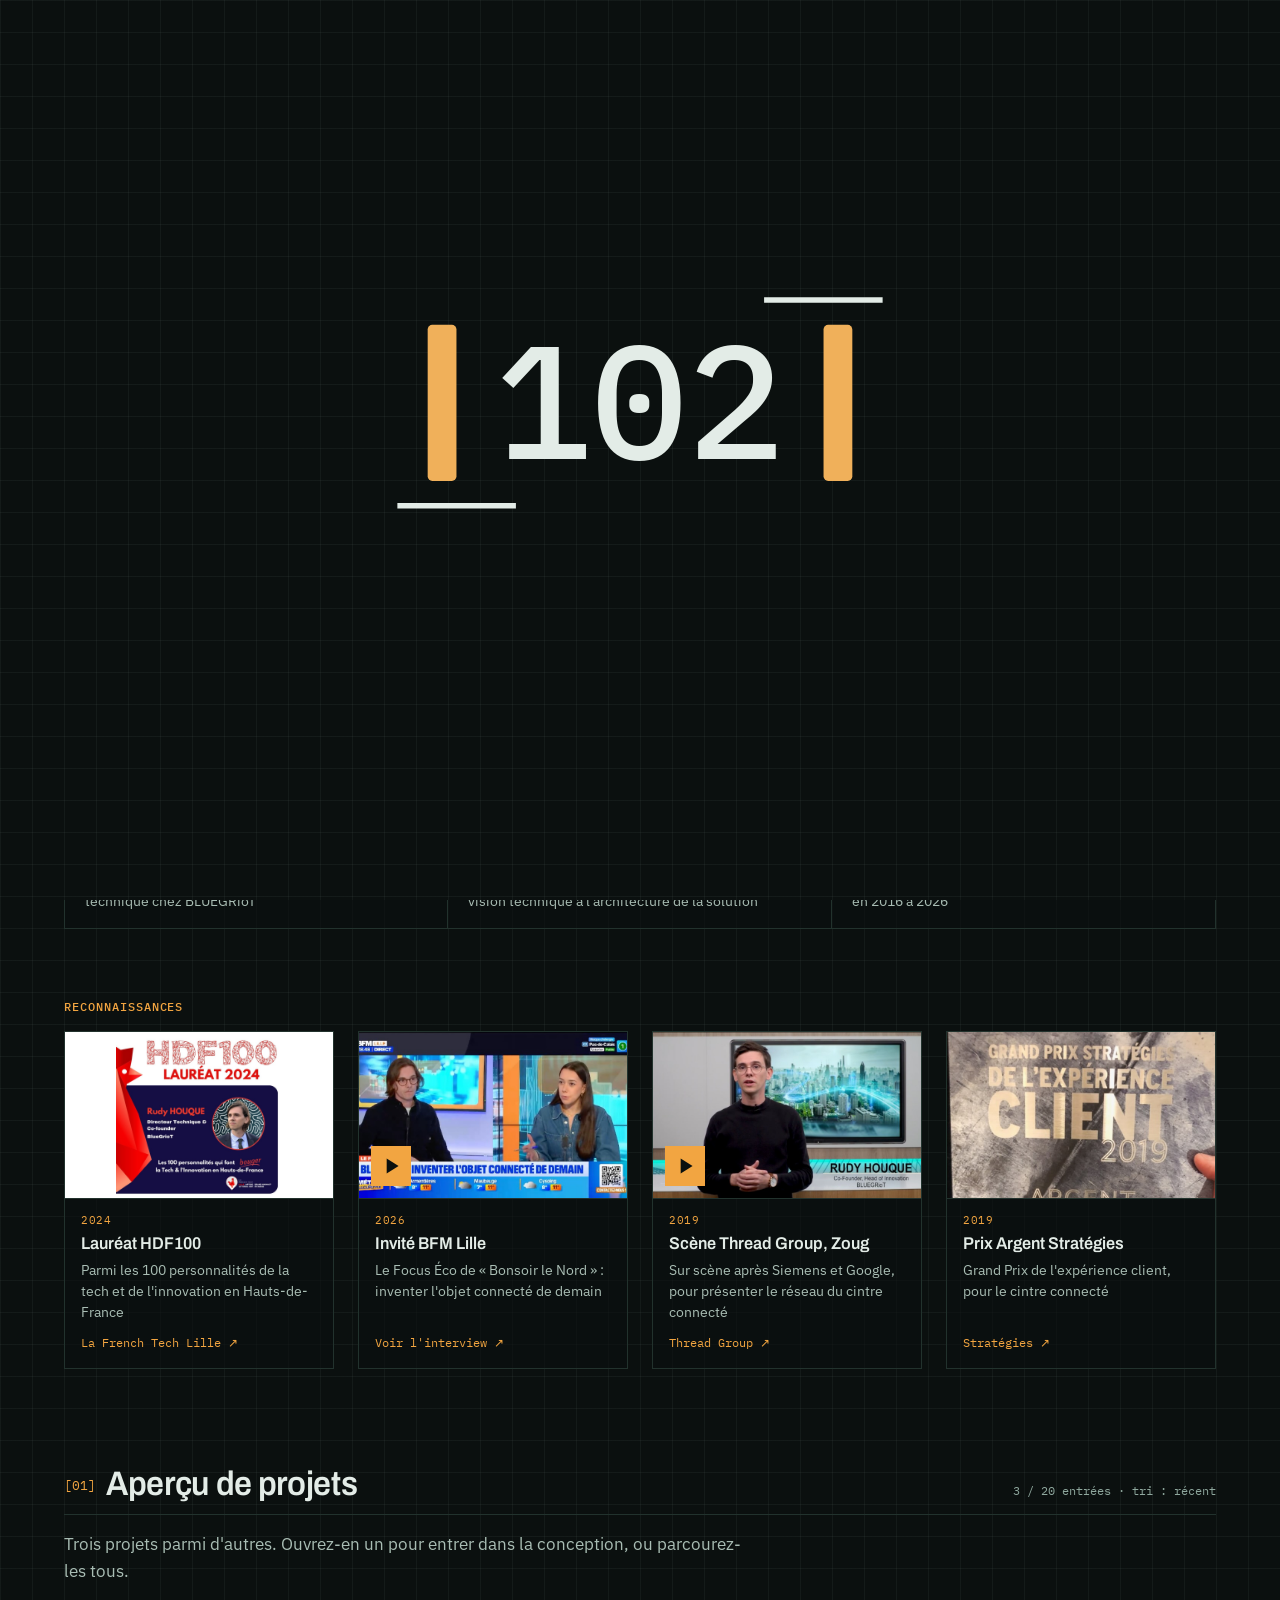
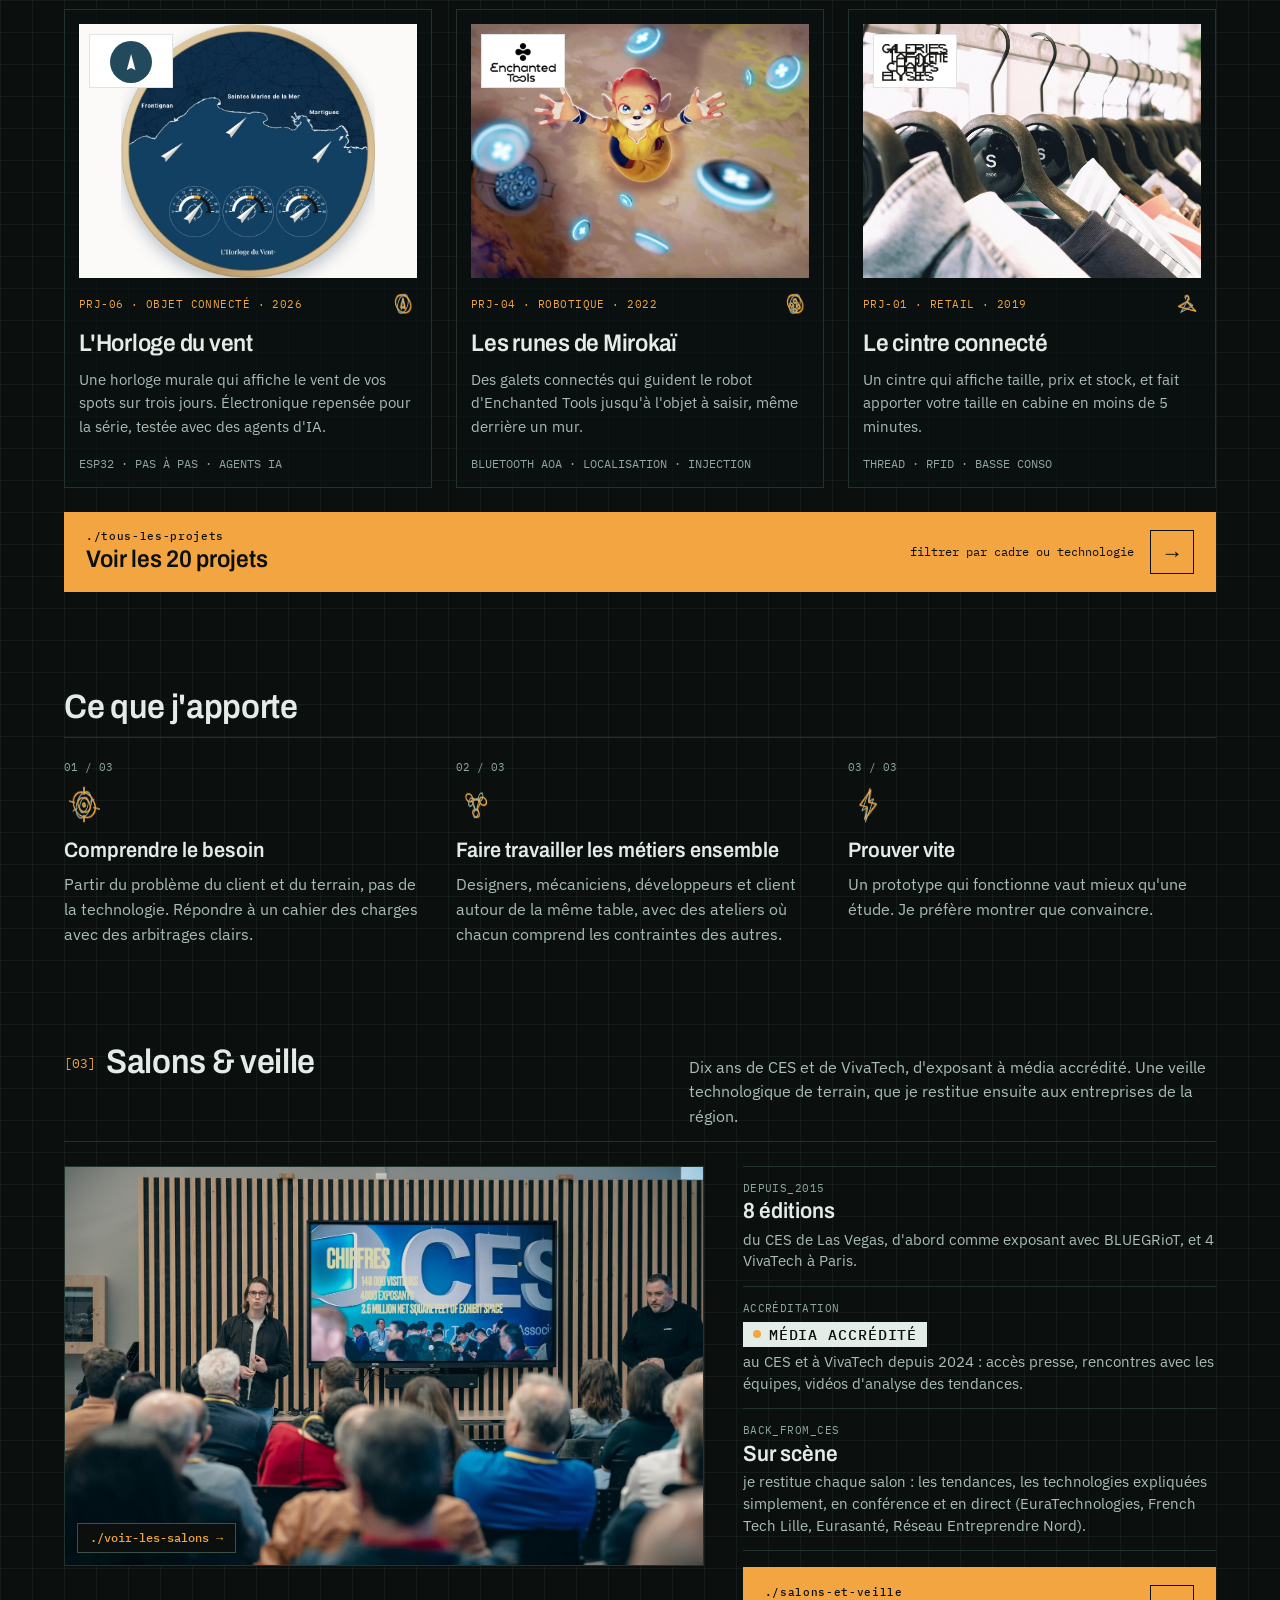
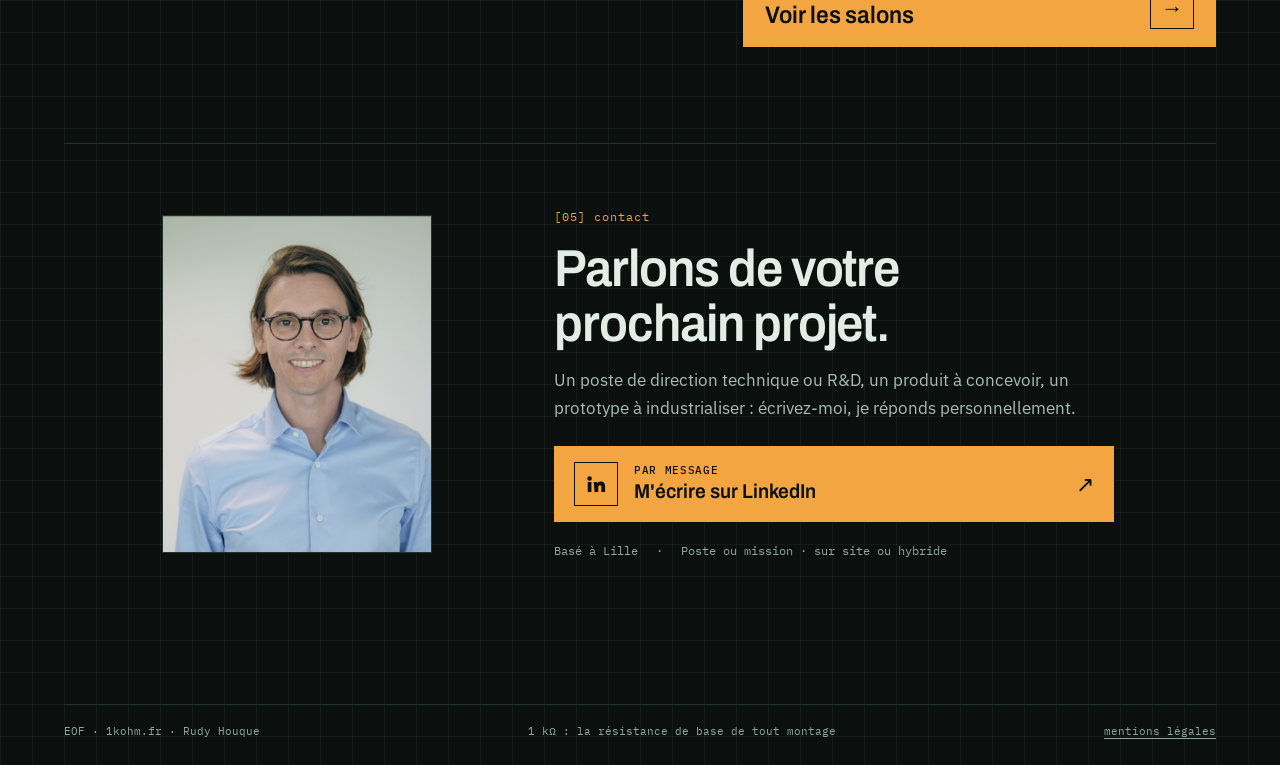
<file: index.html>
<!doctype html>
<html lang="fr" data-theme="dark">
<head>
<meta charset="utf-8">
<meta name="viewport" content="width=device-width, initial-scale=1, viewport-fit=cover">
<title>Rudy Houque · Directeur technique, objets connectés</title>
<meta name="description" content="Directeur technique, responsable R&amp;D et architecte matériel en objets connectés, ingénieur en électronique, ex-cofondateur de BLUEGRioT : plus de 70 projets. Du besoin client au prototype puis à la production : cintre connecté des Galeries Lafayette, chaussure #Choose, CES.">
<link rel="canonical" href="https://1kohm.fr/">
<meta property="og:type" content="website">
<meta property="og:locale" content="fr_FR">
<meta property="og:title" content="Rudy Houque · Directeur technique, objets connectés">
<meta property="og:description" content="Directeur technique, responsable R&amp;D et architecte matériel en objets connectés, ingénieur en électronique, ex-cofondateur de BLUEGRioT : plus de 70 projets. Du besoin client au prototype puis à la production : cintre connecté des Galeries Lafayette, chaussure #Choose, CES.">
<meta property="og:url" content="https://1kohm.fr/">
<meta property="og:image" content="https://1kohm.fr/img/autres/portrait-vert.jpg">
<link rel="icon" href="/favicon.svg" type="image/svg+xml">
<link rel="icon" href="/favicon.ico" sizes="32x32">
<link rel="apple-touch-icon" href="/img/marque/apple-touch-icon-180.png">
<link rel="preload" href="/assets/fonts/archivo-wdth.woff2" as="font" type="font/woff2" crossorigin>
<script>document.documentElement.classList.add('js');try{var t=localStorage.getItem('theme');if(t)document.documentElement.setAttribute('data-theme',t)}catch(e){}
/* animation d'accueil : une seule fois par visiteur (clé « 1kohm-intro »), jamais en mouvement réduit ; ?intro pour la rejouer en test */
(function(d,h){var go=false;if(window.matchMedia&&matchMedia('(prefers-reduced-motion: reduce)').matches)return;if(/[?&]intro(?:[=&]|$)/.test(location.search))go=true;else try{if(!localStorage.getItem('1kohm-intro')){localStorage.setItem('1kohm-intro','1');go=true}}catch(e){}if(!go)return;h.classList.add('intro');['plex-mono-500','plex-sans-400'].forEach(function(f){var l=d.createElement('link');l.rel='preload';l.as='font';l.type='font/woff2';l.crossOrigin='';l.href='/assets/fonts/'+f+'.woff2';d.head.appendChild(l)});var s=d.createElement('script');s.src='/assets/intro.js?v=20261105';s.async=true;d.head.appendChild(s)})(document,document.documentElement);</script>
<link rel="stylesheet" href="/assets/site.css?v=20261109f">
<script defer src="https://cloud.umami.is/script.js" data-website-id="324cd797-ee55-44f8-921b-9b1022fabcf0"></script>
</head>
<body>
<a class="skip" href="#home">Aller au contenu</a>
<div class="wrap">
  <header class="top">
    <a class="brand" href="/" aria-label="1kohm, accueil"><svg class="brand-mark" viewBox="26.5 4.5 267 120" aria-hidden="true" focusable="false"><g fill="none" stroke="currentColor" stroke-width="3"><polyline points="266,8 290,8 290,32"/><polyline points="54,122 30,122 30,98"/></g><g class="brand-term"><rect x="48" y="24" width="18" height="82" rx="3"/><rect x="254" y="24" width="18" height="82" rx="3"/></g><path fill="currentColor" d="M88.54 96V87.82H105.79V41.79H105.09L90.83 57.02L84.76 51.56L100.42 34.58H115.65V87.82H130.52V96Z M160 97.06Q154.19 97.06 149.92 94.9Q145.66 92.74 142.88 88.7Q140.11 84.65 138.79 78.75Q137.47 72.86 137.47 65.29Q137.47 57.81 138.79 51.87Q140.11 45.93 142.88 41.88Q145.66 37.83 149.92 35.68Q154.19 33.52 160 33.52Q165.81 33.52 170.08 35.68Q174.34 37.83 177.12 41.88Q179.89 45.93 181.21 51.87Q182.53 57.81 182.53 65.29Q182.53 72.86 181.21 78.75Q179.89 84.65 177.12 88.7Q174.34 92.74 170.08 94.9Q165.81 97.06 160 97.06ZM160 88.96Q166.69 88.96 169.55 83.99Q172.41 79.02 172.41 70.57V60.01Q172.41 51.56 169.55 46.59Q166.69 41.62 160 41.62Q156.66 41.62 154.28 42.89Q151.9 44.17 150.41 46.59Q148.91 49.01 148.25 52.4Q147.59 55.78 147.59 60.01V70.57Q147.59 74.79 148.25 78.18Q148.91 81.57 150.41 83.99Q151.9 86.41 154.28 87.68Q156.66 88.96 160 88.96ZM160 70.48Q156.92 70.48 155.73 69.25Q154.54 68.02 154.54 66.26V64.32Q154.54 62.56 155.73 61.33Q156.92 60.1 160 60.1Q163.08 60.1 164.27 61.33Q165.46 62.56 165.46 64.32V66.26Q165.46 68.02 164.27 69.25Q163.08 70.48 160 70.48Z M234.36 96H191.94V86.58L212.01 69.07Q216.76 64.85 219.36 61.06Q221.95 57.28 221.95 53.06V52.09Q221.95 47.25 219.31 44.65Q216.67 42.06 211.66 42.06Q206.55 42.06 203.78 44.78Q201.01 47.51 199.78 51.74L191.15 48.48Q192.03 45.58 193.7 42.89Q195.38 40.21 197.97 38.1Q200.57 35.98 204.13 34.75Q207.7 33.52 212.36 33.52Q217.11 33.52 220.85 34.88Q224.59 36.25 227.14 38.62Q229.7 41 231.02 44.3Q232.34 47.6 232.34 51.56Q232.34 55.26 231.24 58.38Q230.14 61.5 228.16 64.36Q226.18 67.22 223.45 69.86Q220.72 72.5 217.46 75.14L202.59 87.64H234.36Z"/></svg></a>
    <nav class="nav" id="nav" aria-label="Navigation principale">
      <a href="/projets/"><b>[01]</b> projets</a>
      <a href="/technologies/"><b>[02]</b> technologies</a>
      <a href="/salons/"><b>[03]</b> salons</a>
      <a href="/parcours/"><b>[04]</b> parcours</a>
      <a href="/#contact"><b>[05]</b> contact</a>
    </nav>
    <button class="theme" id="themeBtn" type="button">mode sombre</button>
    <button class="menu-btn" id="menuBtn" type="button" aria-expanded="false" aria-controls="nav"><span class="menu-ico" aria-hidden="true"><i></i><i></i><i></i></span><span class="menu-lbl">menu</span></button>
  </header>
</div>

<main id="home" class="view">
  <div class="wrap">
    <section class="hero" aria-labelledby="h-hero">
      <div class="hero-txt">
        <h1 id="h-hero" class="id"><span class="name">Rudy Houque</span><span class="role">Directeur technique <i>·</i> objets connectés</span><span class="metiers">Architecture matérielle <i>·</i> électronique <i>·</i> R&amp;D <i>·</i> du prototype à la série</span></h1>
        <p class="tagline">Je décrypte les besoins clients, établis une stratégie, rédige une réponse technique crédible <span>et emmène les idées du prototype à la production.</span></p>
        <p class="lede">Ingénieur en électronique de formation, j'ai passé seize ans à transformer le problème d'un client en produit qui fonctionne, du premier schéma à la série. Ex-cofondateur et ex-directeur technique de BLUEGRioT, je mets aujourd'hui cette expérience au service d'une équipe ou de vos projets, en poste ou en mission.</p>
        <div class="ctas">
          <a class="btn solid" href="/projets/">./voir-les-projets</a>
          <a class="btn" href="/#contact">./me-contacter</a>
        </div>
      </div>
      <figure class="portrait">
        <div class="scan"><img fetchpriority="high" src="/img/autres/portrait-vert.jpg" alt="Portrait de Rudy Houque" width="1600" height="1067"></div>
        <i class="c1" aria-hidden="true"></i><i class="c2" aria-hidden="true"></i><i class="c3" aria-hidden="true"></i><i class="c4" aria-hidden="true"></i>
        <span class="dispo"><i aria-hidden="true">●</i> disponible · poste ou mission</span>
        <figcaption>Rudy Houque · directeur technique · Lille</figcaption>
      </figure>
    </section>

    <section class="stats" aria-labelledby="h-bluegriot">
      <header class="row-head has-logo">
        <span class="row-logo bluegriot" role="img" aria-label="BLUEGRioT"></span>
        <h2 id="h-bluegriot" class="row-title"><small>EX-COFONDATEUR · DIRECTEUR TECHNIQUE</small>Bureau d'études en objets connectés, de 2016 à 2026</h2>
      </header>
      <div class="stat">
        <small>PROJETS_DIRIGÉS</small>
        <div class="v"><span class="ico" aria-hidden="true"><span class="rig cube"><i></i><i></i><i></i><i></i><i></i><i></i><i class="core"></i></span></span><b>70+</b></div>
        <span>projets d'objets connectés dont j'ai dirigé la technique chez BLUEGRioT</span>
      </div>
      <div class="stat">
        <small>PROPOSITIONS</small>
        <div class="v"><span class="ico" aria-hidden="true"><span class="rig layers"><i></i><i></i><i></i></span></span><b>270+</b></div>
        <span>propositions techniques rédigées et chiffrées, de la vision technique à l'architecture de la solution</span>
      </div>
      <div class="stat s-annees">
        <small>DEPUIS_LA_CRÉATION</small>
        <div class="v"><span class="ico" aria-hidden="true"><span class="rig flat cherry"><svg viewBox="0 0 48 48"><path d="M24 19a12 12 0 1 0 .01 0M14 5c8 1 12 7 11.5 19M25.5 24c-2 0-4-1-5-3"/></svg><svg viewBox="0 0 48 48"><path d="M24 19a12 12 0 1 0 .01 0M14 5c8 1 12 7 11.5 19M25.5 24c-2 0-4-1-5-3"/></svg></span></span><b>10 ans</b></div>
        <span>à diriger la technique de BLUEGRioT, de sa création en 2016 à 2026</span>
      </div>
    </section>

    <section class="awards" aria-labelledby="h-awards">
      <h2 id="h-awards" class="aw-head">Reconnaissances</h2>
      <div class="aw-row">
        <a class="aw" href="https://www.lafrenchtechlille.com/hdf100" target="_blank" rel="noopener"><figure class="aw-pic"><img loading="lazy" src="/img/autres/reco-hdf100.jpg" style="object-fit:contain;background:#fff" alt="Visuel lauréat HDF100 2024 de Rudy Houque, French Tech Lille"></figure><div class="aw-t"><p><time>2024</time>Lauréat HDF100</p><span>Parmi les 100 personnalités de la tech et de l'innovation en Hauts-de-France</span><b>La French Tech Lille <i aria-hidden="true">↗</i></b></div></a>
        <a class="aw" href="https://youtu.be/-MbvShF2enQ" target="_blank" rel="noopener"><figure class="aw-pic"><img loading="lazy" src="/img/autres/reco-bfm.jpg" alt="Rudy Houque invité du Focus Éco de BFM Lille"><span class="aw-play" aria-hidden="true"><svg viewBox="0 0 24 24"><path d="M8 5v14l11-7z" fill="currentColor"/></svg></span></figure><div class="aw-t"><p><time>2026</time>Invité BFM Lille</p><span>Le Focus Éco de « Bonsoir le Nord » : inventer l'objet connecté de demain</span><b>Voir l'interview <i aria-hidden="true">↗</i></b></div></a>
        <a class="aw" href="https://threadgroup.org/newsroom/case-studies/bluegriot" target="_blank" rel="noopener"><figure class="aw-pic"><img loading="lazy" src="/img/autres/reco-thread.jpg" alt="Rudy Houque présente le cintre connecté en vidéo pour le Thread Group"><span class="aw-play" aria-hidden="true"><svg viewBox="0 0 24 24"><path d="M8 5v14l11-7z" fill="currentColor"/></svg></span></figure><div class="aw-t"><p><time>2019</time>Scène Thread Group, Zoug</p><span>Sur scène après Siemens et Google, pour présenter le réseau du cintre connecté</span><b>Thread Group <i aria-hidden="true">↗</i></b></div></a>
        <a class="aw" href="https://www.strategies.fr/creations/bluegriot-pour-galeries-lafayette-champs-elysees-cintre-connecte" target="_blank" rel="noopener"><figure class="aw-pic"><img loading="lazy" src="/img/autres/reco-strategies.jpg" style="object-position:50% 6%" alt="Plaque du Grand Prix Stratégies de l'expérience client 2019, prix Argent"></figure><div class="aw-t"><p><time>2019</time>Prix Argent Stratégies</p><span>Grand Prix de l'expérience client, pour le cintre connecté</span><b>Stratégies <i aria-hidden="true">↗</i></b></div></a>
      </div>
    </section>

    <section class="block" id="projets" aria-labelledby="h-projets">
      <div class="head">
        <h2 id="h-projets"><b>[01]</b>Aperçu de projets</h2>
        <span class="hmeta">3 / <span id="allCount">20</span> entrées · tri : récent</span>
      </div>
      <p class="intro">Trois projets parmi d'autres. Ouvrez-en un pour entrer dans la conception, ou parcourez-les tous.</p>
      <div class="cards">
        <a class="card" href="/horloge-du-vent/">
          <div class="pic" style="background:#FBFAF9"><img loading="lazy" src="/img/horloge/horloge-bleu-marine.jpg" alt="L'Horloge du vent : carte de la côte, trois flèches de spots et trois cadrans de vent" style="object-fit:contain"><img class="alt" loading="lazy" src="/img/horloge/rudy-labo.jpg" style="object-position:65% 45%" alt=""><span class="plogo"><img src="/img/logos/horloge-du-vent.svg" alt="L'Horloge du vent"></span></div>
          <span class="code-row"><span class="code">PRJ-06 · OBJET CONNECTÉ · 2026</span><span class="ico c-ico" aria-hidden="true"><span class="rig flat"><svg viewBox="0 0 48 48"><path d="M24 8a16 16 0 1 0 .01 0M19 32l5-18 5 18-5-2.5z"/></svg><svg viewBox="0 0 48 48"><path d="M24 8a16 16 0 1 0 .01 0M19 32l5-18 5 18-5-2.5z"/></svg></span></span></span>
          <h3>L'Horloge du vent</h3>
          <p>Une horloge murale qui affiche le vent de vos spots sur trois jours. Électronique repensée pour la série, testée avec des agents d'IA.</p>
          <span class="specs">ESP32 · PAS À PAS · AGENTS IA</span>
        </a>
        <a class="card" href="/enchanted-tools/">
          <div class="pic"><img src="/img/enchanted/film-runes.jpg" alt="Une créature de l'univers Mirokaï lance les runes lumineuses en l'air"><img class="alt" loading="lazy" src="/img/enchanted/rudy-miroki.jpg" style="object-position:50% 14%" alt=""><span class="plogo"><img src="/img/logos/enchanted-tools.png" alt="Enchanted Tools"></span></div>
          <span class="code-row"><span class="code">PRJ-04 · ROBOTIQUE · 2022</span><span class="ico c-ico" aria-hidden="true"><span class="rig flat"><svg viewBox="0 0 48 48"><path d="M24 8a16 16 0 1 0 .01 0M24 15a3.5 3.5 0 1 0 .01 0M17 24a3.5 3.5 0 1 0 .01 0M31 24a3.5 3.5 0 1 0 .01 0M24 33a3.5 3.5 0 1 0 .01 0"/></svg><svg viewBox="0 0 48 48"><path d="M24 8a16 16 0 1 0 .01 0M24 15a3.5 3.5 0 1 0 .01 0M17 24a3.5 3.5 0 1 0 .01 0M31 24a3.5 3.5 0 1 0 .01 0M24 33a3.5 3.5 0 1 0 .01 0"/></svg></span></span></span>
          <h3>Les runes de Mirokaï</h3>
          <p>Des galets connectés qui guident le robot d'Enchanted Tools jusqu'à l'objet à saisir, même derrière un mur.</p>
          <span class="specs">BLUETOOTH AOA · LOCALISATION · INJECTION</span>
        </a>
        <a class="card" href="/cintre-connecte/">
          <div class="pic"><img src="/img/cintre/portants.jpg" alt="Cintres connectés en rayon aux Galeries Lafayette Champs-Élysées"><img class="alt" loading="lazy" src="/img/cintre/rudy.jpg" style="object-position:55% 30%" alt=""><span class="plogo"><img src="/img/logos/galeries-lafayette.png" alt="Galeries Lafayette Champs-Élysées"></span></div>
          <span class="code-row"><span class="code">PRJ-01 · RETAIL · 2019</span><span class="ico c-ico" aria-hidden="true"><span class="rig flat"><svg viewBox="0 0 48 48"><path d="M20 13a4 4 0 1 1 6 3.4c-1.2.8-2 1.6-2 3.6M24 20L6 33h36z"/></svg><svg viewBox="0 0 48 48"><path d="M20 13a4 4 0 1 1 6 3.4c-1.2.8-2 1.6-2 3.6M24 20L6 33h36z"/></svg></span></span></span>
          <h3>Le cintre connecté</h3>
          <p>Un cintre qui affiche taille, prix et stock, et fait apporter votre taille en cabine en moins de 5 minutes.</p>
          <span class="specs">THREAD · RFID · BASSE CONSO</span>
        </a>
      </div>
      <a class="allp" href="/projets/"><span class="allp-t"><small>./tous-les-projets</small><span>Voir les <span class="js-count">6</span> projets</span></span><span class="allp-s">filtrer par cadre ou technologie</span><span class="allp-a" aria-hidden="true">→</span></a>
    </section>

    <section class="block" aria-labelledby="h-apport">
      <div class="head"><h2 id="h-apport">Ce que j'apporte</h2></div>
      <div class="pillars">
        <div><span class="ico p-ico" aria-hidden="true"><span class="rig flat"><svg viewBox="0 0 48 48"><path d="M24 8a16 16 0 1 0 .01 0M24 15a9 9 0 1 0 .01 0M24 22a2 2 0 1 0 .01 0M24 2v8M24 38v8M2 24h8M38 24h8"/></svg><svg viewBox="0 0 48 48"><path d="M24 8a16 16 0 1 0 .01 0M24 15a9 9 0 1 0 .01 0M24 22a2 2 0 1 0 .01 0M24 2v8M24 38v8M2 24h8M38 24h8"/></svg></span></span><h3>Comprendre le besoin</h3><p>Partir du problème du client et du terrain, pas de la technologie. Répondre à un cahier des charges avec des arbitrages clairs.</p></div>
        <div><span class="ico p-ico" aria-hidden="true"><span class="rig flat"><svg viewBox="0 0 48 48"><path d="M14 12a5 5 0 1 0 .01 0M34 12a5 5 0 1 0 .01 0M24 30a5 5 0 1 0 .01 0M18 20l4 9M30 20l-4 9M19 17h10"/></svg><svg viewBox="0 0 48 48"><path d="M14 12a5 5 0 1 0 .01 0M34 12a5 5 0 1 0 .01 0M24 30a5 5 0 1 0 .01 0M18 20l4 9M30 20l-4 9M19 17h10"/></svg></span></span><h3>Faire travailler les métiers ensemble</h3><p>Designers, mécaniciens, développeurs et client autour de la même table, avec des ateliers où chacun comprend les contraintes des autres.</p></div>
        <div><span class="ico p-ico" aria-hidden="true"><span class="rig flat"><svg viewBox="0 0 48 48"><path d="M28 4L12 27h11l-4 17 17-24H25z"/></svg><svg viewBox="0 0 48 48"><path d="M28 4L12 27h11l-4 17 17-24H25z"/></svg></span></span><h3>Prouver vite</h3><p>Un prototype qui fonctionne vaut mieux qu'une étude. Je préfère montrer que convaincre.</p></div>
      </div>
    </section>

    <section class="block" id="veille" aria-labelledby="h-veille">
      <div class="head">
        <h2 id="h-veille"><b>[03]</b>Salons &amp; veille</h2>
        <!-- JUGE-CES-2027 masqué jusqu'à la galerie des juges sur CES.tech : d'exposant à juge --><p>Dix ans de CES et de VivaTech, d'exposant à média accrédité. Une veille technologique de terrain, que je restitue ensuite aux entreprises de la région.</p>
      </div>

      <!-- JUGE-CES-2027 masqué jusqu'à la galerie des juges sur CES.tech
      <div class="judge-band">
        <i class="sp sp1" aria-hidden="true"><svg viewBox="0 0 24 24"><path d="M12 0c.6 6.2 5.8 11.4 12 12-6.2.6-11.4 5.8-12 12-.6-6.2-5.8-11.4-12-12C6.2 11.4 11.4 6.2 12 0z"/></svg></i><i class="sp sp2" aria-hidden="true"><svg viewBox="0 0 24 24"><path d="M12 0c.6 6.2 5.8 11.4 12 12-6.2.6-11.4 5.8-12 12-.6-6.2-5.8-11.4-12-12C6.2 11.4 11.4 6.2 12 0z"/></svg></i><i class="sp sp3" aria-hidden="true"><svg viewBox="0 0 24 24"><path d="M12 0c.6 6.2 5.8 11.4 12 12-6.2.6-11.4 5.8-12 12-.6-6.2-5.8-11.4-12-12C6.2 11.4 11.4 6.2 12 0z"/></svg></i><i class="sp sp4" aria-hidden="true"><svg viewBox="0 0 24 24"><path d="M12 0c.6 6.2 5.8 11.4 12 12-6.2.6-11.4 5.8-12 12-.6-6.2-5.8-11.4-12-12C6.2 11.4 11.4 6.2 12 0z"/></svg></i><i class="sp sp5" aria-hidden="true"><svg viewBox="0 0 24 24"><path d="M12 0c.6 6.2 5.8 11.4 12 12-6.2.6-11.4 5.8-12 12-.6-6.2-5.8-11.4-12-12C6.2 11.4 11.4 6.2 12 0z"/></svg></i><i class="sp sp6" aria-hidden="true"><svg viewBox="0 0 24 24"><path d="M12 0c.6 6.2 5.8 11.4 12 12-6.2.6-11.4 5.8-12 12-.6-6.2-5.8-11.4-12-12C6.2 11.4 11.4 6.2 12 0z"/></svg></i><i class="sp sp7" aria-hidden="true"><svg viewBox="0 0 24 24"><path d="M12 0c.6 6.2 5.8 11.4 12 12-6.2.6-11.4 5.8-12 12-.6-6.2-5.8-11.4-12-12C6.2 11.4 11.4 6.2 12 0z"/></svg></i>
        <div class="j-logo"><svg class="j-ces" viewBox="-2 6 480 128" role="img" aria-label="CES"><g><path d="M5.445,50.674c-1.723,0.413-2.938,1.955-2.938,3.73v69.016c0,2.476,2.313,4.301,4.721,3.727l45.964-10.987 c-14.04-10.808-23.087-27.777-23.087-46.863c0-9.308,2.154-18.114,5.99-25.946L5.445,50.674z M36.094,43.351l62.27-14.887 c2.407-0.577,4.724,1.25,4.724,3.726v69.017c0,1.774-1.219,3.317-2.941,3.728l-46.955,11.226 c9.972,7.678,22.46,12.243,36.018,12.243c32.644,0,59.104-26.462,59.104-59.106c0-32.64-26.46-59.104-59.104-59.104 C65.877,10.192,45.704,23.715,36.094,43.351"/><path d="M172.738,69.911c0-34.2,20.325-58.397,56.784-58.397 c24.841,0,45.167,12.26,51.458,37.91l-24.843,4.678c-2.581-14.194-11.13-23.391-26.616-23.391c-10.326,0-18.713,2.259-23.875,9.036 c-5.163,6.774-7.582,17.26-7.582,30.164s1.29,21.455,6.128,28.392c5.164,7.257,12.906,10.808,25.329,10.808 c15.164,0,23.874-8.872,27.098-21.778l25.167,6.615c-8.712,22.262-27.424,34.359-52.265,34.359 C193.709,128.307,172.738,107.497,172.738,69.911"/><polygon points="294.048,13.451 373.415,13.451 373.415,32.97 318.405,32.97 318.405,59.588 367.443,59.588 367.443,79.105 318.405,79.105 318.405,106.852 373.415,106.852 373.415,126.371 294.048,126.371"/><path d="M382.932,88.945l24.843-2.74c0,15.808,10.001,23.389,24.521,23.389 c12.583,0,22.26-4.195,22.26-15.488c0-10.966-11.451-11.449-28.549-15.161c-22.59-4.839-40.009-12.746-40.009-34.359 c0-23.068,22.26-33.071,44.041-33.071c24.517,0,43.068,9.681,45.811,36.136l-24.68,3.871c-0.646-15-8.227-21.455-21.296-21.455 c-11.613,0-19.193,4.519-19.193,13.391c0,8.387,9.031,11.612,25.164,14.516c24.518,4.358,43.554,11.132,43.554,35.492 c0,27.099-24.197,34.845-47.748,34.845C405.678,128.309,383.736,116.209,382.932,88.945"/></g></svg></div>
        <div class="j-txt">
          <span class="j-eye">Sélectionné · jury officiel</span>
          <p class="j-title"><span class="j-name">Rudy Houque,</span> <span class="shine">juge des CES Innovation Awards 2027</span></p>
          <p class="j-sub">Je fais partie du jury qui évalue les produits candidats aux prix de l'innovation du CES de Las Vegas.</p>
        </div>
      </div>
      fin JUGE-CES-2027 -->

      <div class="veille2">
        <a class="pic v-pic" href="/salons/"><img loading="lazy" src="/img/autres/ces-2026-10.jpg" alt="Sur scène pour le débrief du CES 2026, voir la page des salons"><span class="v-tag" aria-hidden="true">./voir-les-salons →</span></a>
        <div class="v-tiles">
          <div class="vt-row">
            <div class="vt"><small>DEPUIS_2015</small><b>8 éditions</b><span>du CES de Las Vegas, d'abord comme exposant avec BLUEGRioT, et 4 VivaTech à Paris.</span></div>
            <div class="vt acc"><small>ACCRÉDITATION</small><b><span class="pass">Média accrédité</span></b><span>au CES et à VivaTech depuis 2024 : accès presse, rencontres avec les équipes, vidéos d'analyse des tendances.</span></div>
            <div class="vt"><small>BACK_FROM_CES</small><b>Sur scène</b><span>je restitue chaque salon : les tendances, les technologies expliquées simplement, en conférence et en direct (EuraTechnologies, French Tech Lille, Eurasanté, Réseau Entreprendre Nord).</span></div>
          </div>
          <a class="allp v-cta" href="/salons/"><span class="allp-t"><small>./salons-et-veille</small><span>Voir les salons</span></span><span class="allp-s">CES et VivaTech, année par année</span><span class="allp-a" aria-hidden="true">→</span></a>
        </div>
      </div>
    </section>

    <section class="contact" id="contact" aria-labelledby="h-contact">
      <figure class="c-pic"><img loading="lazy" src="/img/autres/portrait-contact.jpg" alt="Rudy Houque, souriant, en chemise bleue"></figure>
      <div class="c-body">
        <span class="kicker">[05] contact</span>
        <h2 id="h-contact">Parlons de votre prochain projet.</h2>
        <p class="c-lede">Un poste de direction technique ou R&amp;D, un produit à concevoir, un prototype à industrialiser : écrivez-moi, je réponds personnellement.</p>
        <div class="c-actions">
          <a class="c-li" href="https://www.linkedin.com/in/rudyhouque/" target="_blank" rel="noopener"><span class="c-ic"><svg viewBox="0 0 24 24" aria-hidden="true"><path fill="currentColor" d="M4.98 3.5a2.5 2.5 0 1 1 0 5 2.5 2.5 0 0 1 0-5zM3 9.75h4v11H3zM9.5 9.75h3.8v1.5h.05c.53-1 1.83-2.05 3.77-2.05 4.03 0 4.78 2.65 4.78 6.1v5.45h-4v-4.83c0-1.15-.02-2.63-1.6-2.63-1.6 0-1.85 1.25-1.85 2.55v4.91h-4z"/></svg></span><span class="c-t"><small>Par message</small>M'écrire sur LinkedIn</span><span class="c-ar" aria-hidden="true">↗</span></a>
        </div>
        <p class="c-meta"><span>Basé à Lille</span><span>Poste ou mission · sur site ou hybride</span></p>
      </div>
    </section>
  </div>
</main>
<footer class="foot"><div class="wrap"><div><span>EOF · 1kohm.fr · Rudy Houque</span><span>1 kΩ : la résistance de base de tout montage</span><a href="/mentions-legales/">mentions légales</a></div></div></footer>

<div class="lb" id="lb" hidden role="dialog" aria-modal="true" aria-label="Visionneuse photo"><button class="close" id="lbClose" type="button">fermer [échap]</button><button class="nav-b prev" id="lbPrev" type="button" aria-label="Photo précédente">‹</button><figure><img id="lbImg" alt=""><figcaption id="lbCap"></figcaption><div class="count" id="lbCount"></div></figure><button class="nav-b next-b" id="lbNext" type="button" aria-label="Photo suivante">›</button></div>
<script src="/assets/site.js?v=20261109b" defer></script>
</body>
</html>
</file>
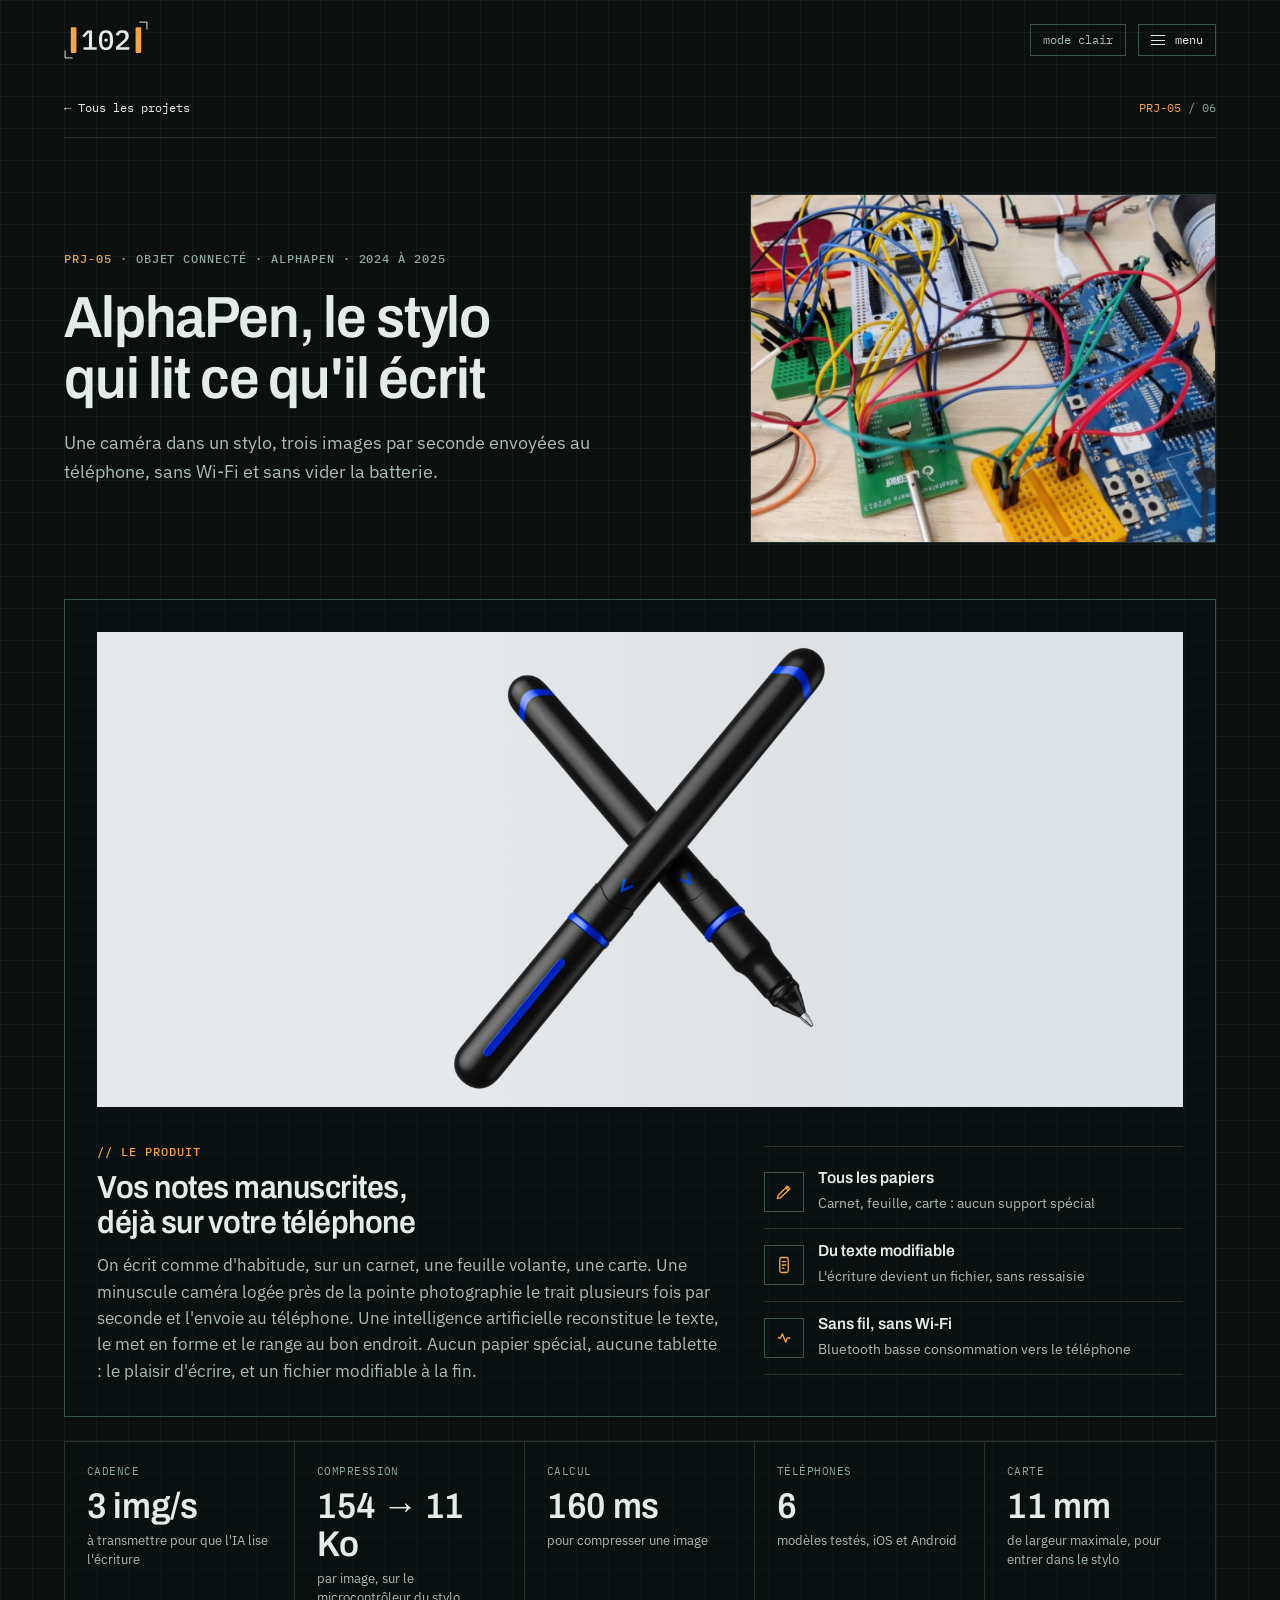
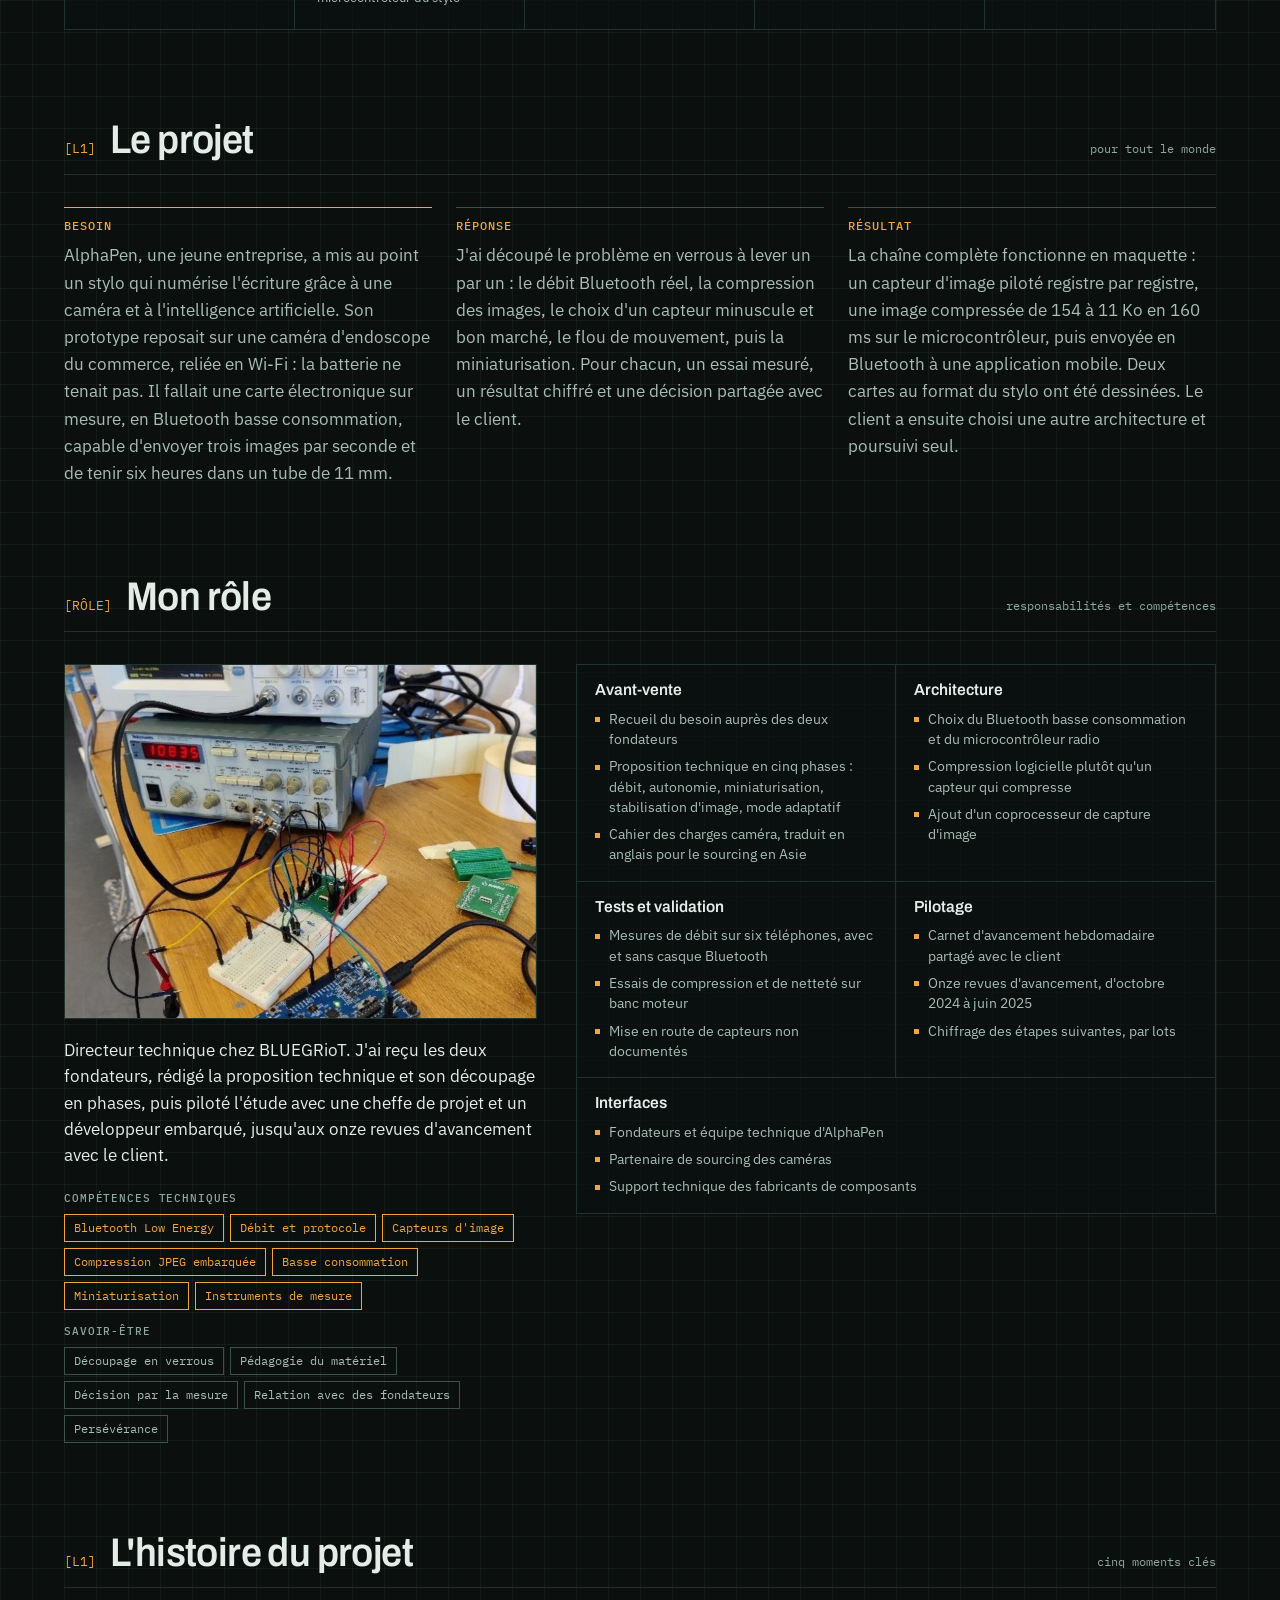
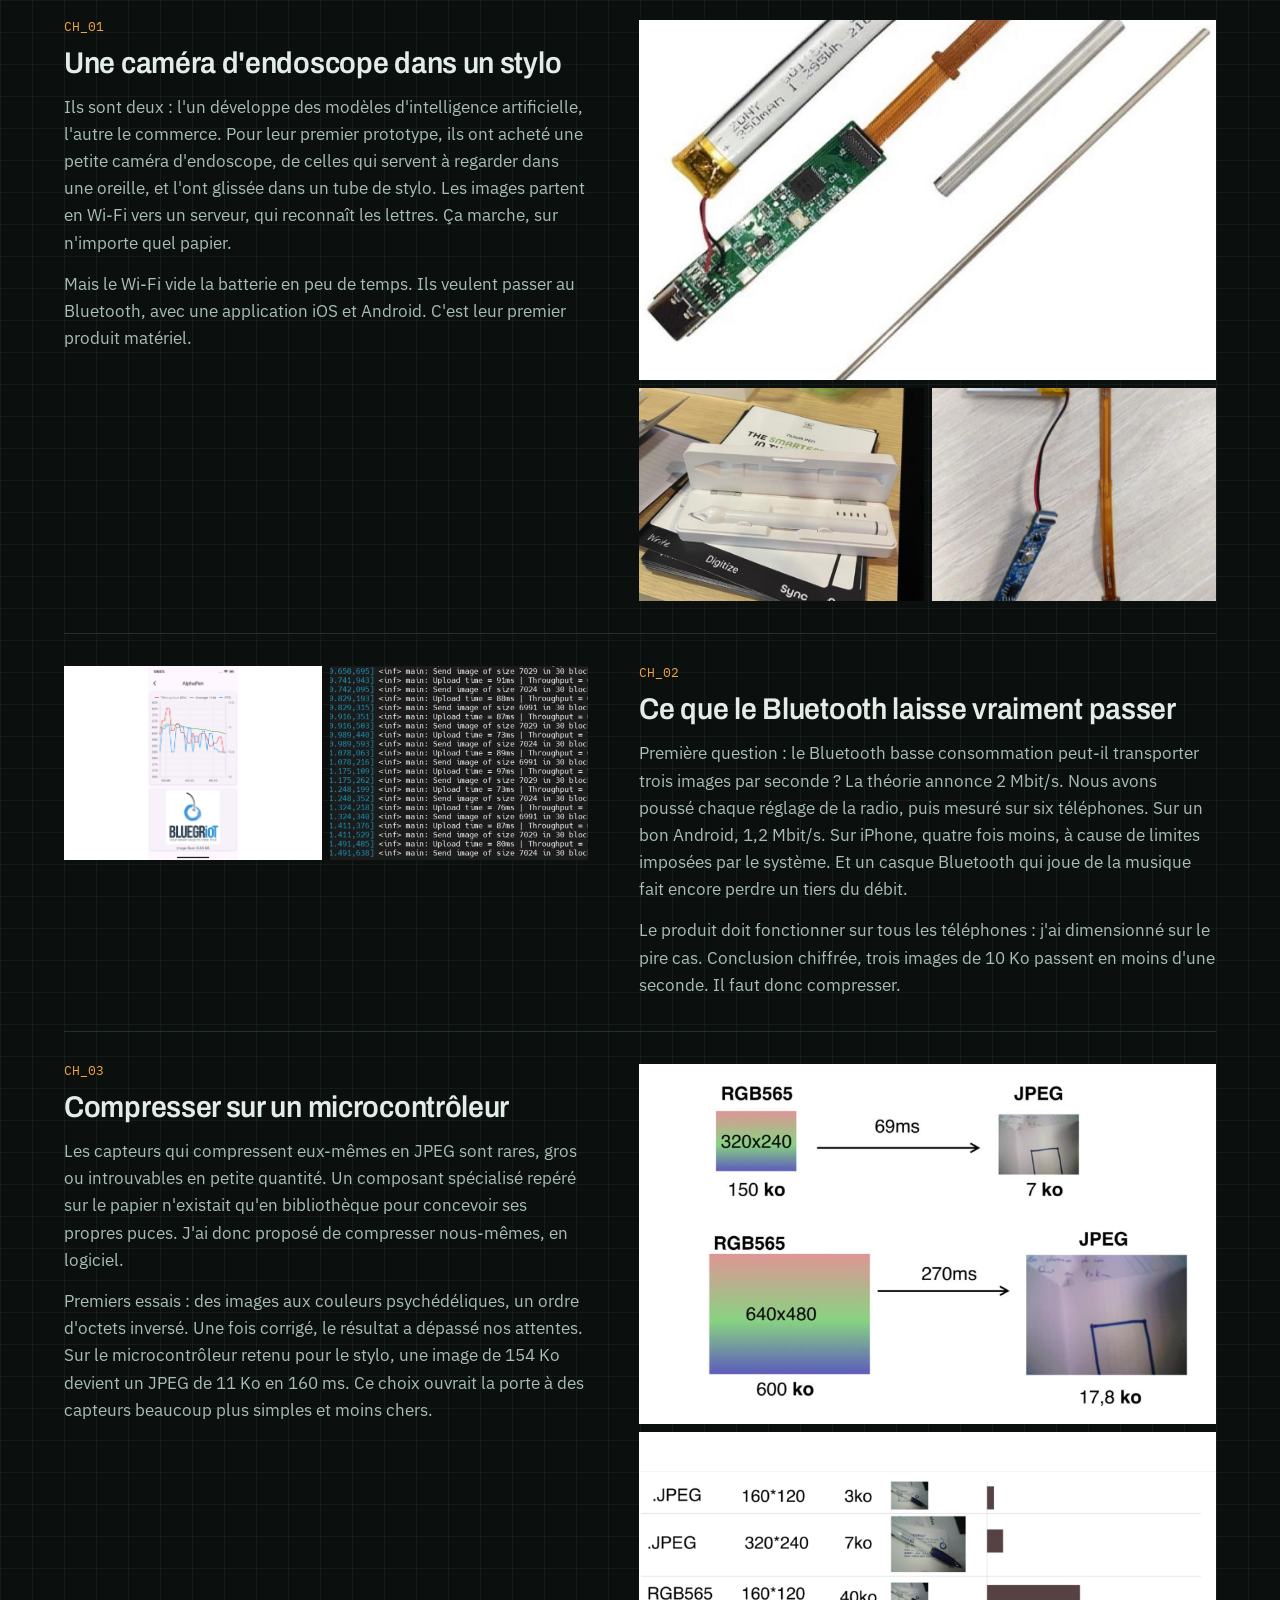
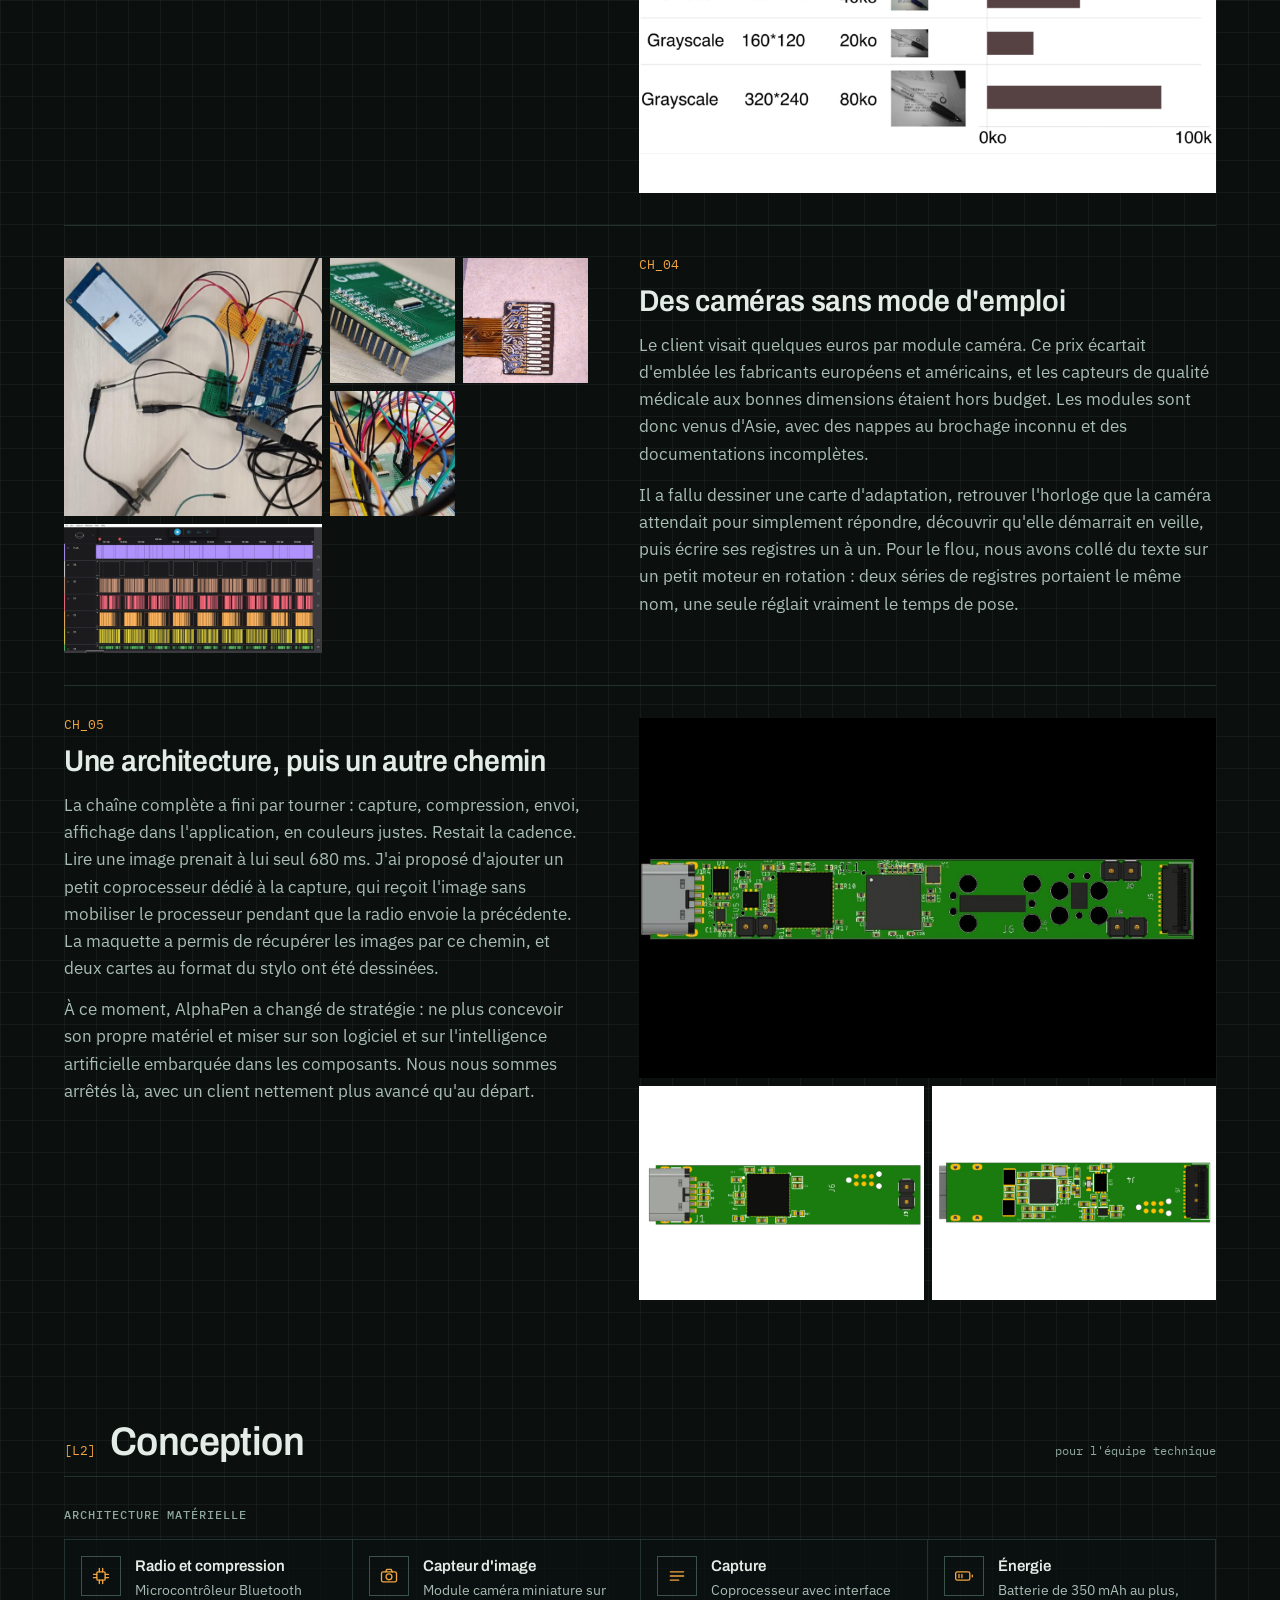
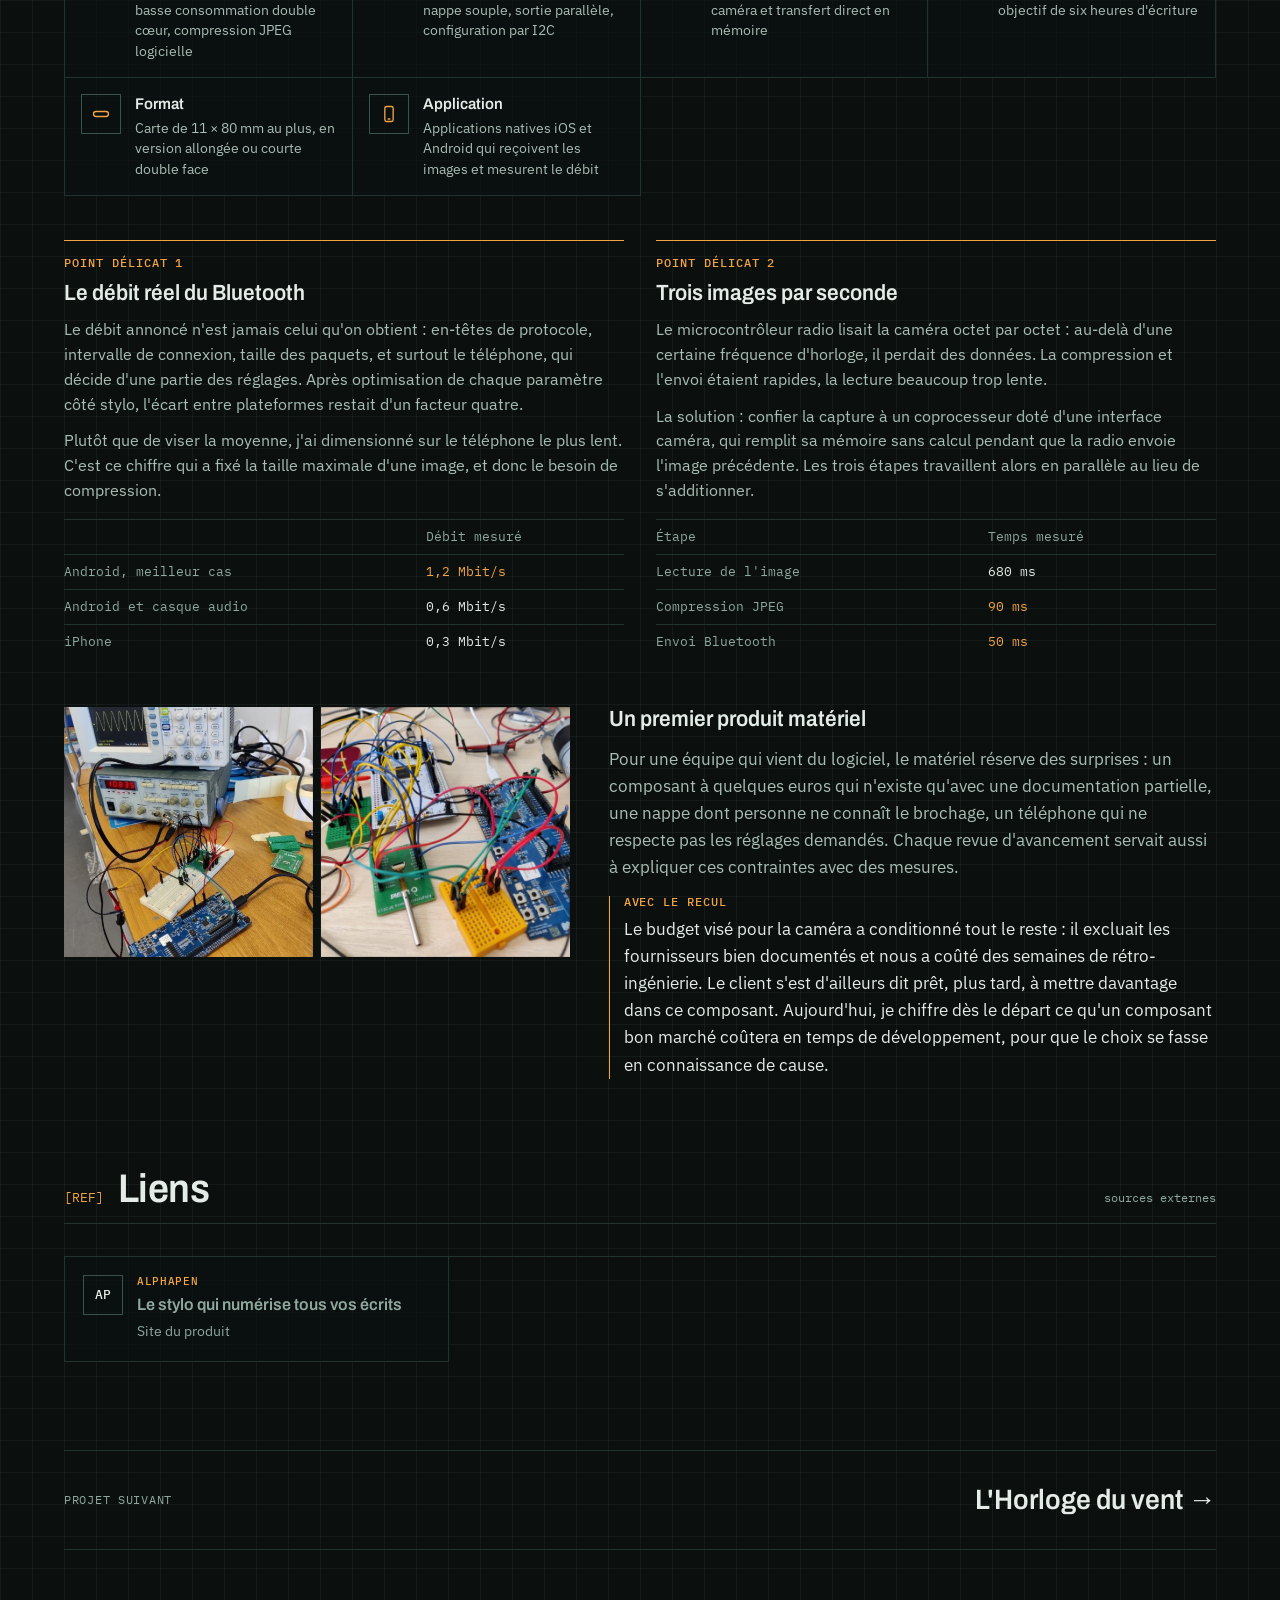
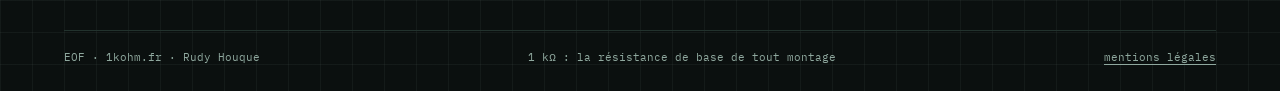
<file: alphapen/index.html>
<!doctype html>
<html lang="fr" data-theme="dark">
<head>
<meta charset="utf-8">
<meta name="viewport" content="width=device-width, initial-scale=1, viewport-fit=cover">
<title>AlphaPen, le stylo qui numérise l'écriture · Rudy Houque</title>
<meta name="description" content="R&amp;D électronique pour AlphaPen, un stylo à caméra qui numérise l'écriture : transfert d'images en Bluetooth Low Energy, compression JPEG sur microcontrôleur, capteurs d'image miniatures.">
<link rel="canonical" href="https://1kohm.fr/alphapen/">
<meta property="og:type" content="website">
<meta property="og:locale" content="fr_FR">
<meta property="og:title" content="AlphaPen, le stylo qui numérise l'écriture · Rudy Houque">
<meta property="og:description" content="R&amp;D électronique pour AlphaPen, un stylo à caméra qui numérise l'écriture : transfert d'images en Bluetooth Low Energy, compression JPEG sur microcontrôleur, capteurs d'image miniatures.">
<meta property="og:url" content="https://1kohm.fr/alphapen/">
<meta property="og:image" content="https://1kohm.fr/img/alphapen/stylo-apen.jpg">
<link rel="icon" href="/favicon.svg" type="image/svg+xml">
<link rel="icon" href="/favicon.ico" sizes="32x32">
<link rel="apple-touch-icon" href="/img/marque/apple-touch-icon-180.png">
<link rel="preload" href="/assets/fonts/archivo-wdth.woff2" as="font" type="font/woff2" crossorigin>
<script>document.documentElement.classList.add('js');try{var t=localStorage.getItem('theme');if(t)document.documentElement.setAttribute('data-theme',t)}catch(e){}</script>
<link rel="stylesheet" href="/assets/site.css?v=20261109f">
<script defer src="https://cloud.umami.is/script.js" data-website-id="324cd797-ee55-44f8-921b-9b1022fabcf0"></script>
</head>
<body>
<a class="skip" href="#p-alphapen">Aller au contenu</a>
<div class="wrap">
  <header class="top">
    <a class="brand" href="/" aria-label="1kohm, accueil"><svg class="brand-mark" viewBox="26.5 4.5 267 120" aria-hidden="true" focusable="false"><g fill="none" stroke="currentColor" stroke-width="3"><polyline points="266,8 290,8 290,32"/><polyline points="54,122 30,122 30,98"/></g><g class="brand-term"><rect x="48" y="24" width="18" height="82" rx="3"/><rect x="254" y="24" width="18" height="82" rx="3"/></g><path fill="currentColor" d="M88.54 96V87.82H105.79V41.79H105.09L90.83 57.02L84.76 51.56L100.42 34.58H115.65V87.82H130.52V96Z M160 97.06Q154.19 97.06 149.92 94.9Q145.66 92.74 142.88 88.7Q140.11 84.65 138.79 78.75Q137.47 72.86 137.47 65.29Q137.47 57.81 138.79 51.87Q140.11 45.93 142.88 41.88Q145.66 37.83 149.92 35.68Q154.19 33.52 160 33.52Q165.81 33.52 170.08 35.68Q174.34 37.83 177.12 41.88Q179.89 45.93 181.21 51.87Q182.53 57.81 182.53 65.29Q182.53 72.86 181.21 78.75Q179.89 84.65 177.12 88.7Q174.34 92.74 170.08 94.9Q165.81 97.06 160 97.06ZM160 88.96Q166.69 88.96 169.55 83.99Q172.41 79.02 172.41 70.57V60.01Q172.41 51.56 169.55 46.59Q166.69 41.62 160 41.62Q156.66 41.62 154.28 42.89Q151.9 44.17 150.41 46.59Q148.91 49.01 148.25 52.4Q147.59 55.78 147.59 60.01V70.57Q147.59 74.79 148.25 78.18Q148.91 81.57 150.41 83.99Q151.9 86.41 154.28 87.68Q156.66 88.96 160 88.96ZM160 70.48Q156.92 70.48 155.73 69.25Q154.54 68.02 154.54 66.26V64.32Q154.54 62.56 155.73 61.33Q156.92 60.1 160 60.1Q163.08 60.1 164.27 61.33Q165.46 62.56 165.46 64.32V66.26Q165.46 68.02 164.27 69.25Q163.08 70.48 160 70.48Z M234.36 96H191.94V86.58L212.01 69.07Q216.76 64.85 219.36 61.06Q221.95 57.28 221.95 53.06V52.09Q221.95 47.25 219.31 44.65Q216.67 42.06 211.66 42.06Q206.55 42.06 203.78 44.78Q201.01 47.51 199.78 51.74L191.15 48.48Q192.03 45.58 193.7 42.89Q195.38 40.21 197.97 38.1Q200.57 35.98 204.13 34.75Q207.7 33.52 212.36 33.52Q217.11 33.52 220.85 34.88Q224.59 36.25 227.14 38.62Q229.7 41 231.02 44.3Q232.34 47.6 232.34 51.56Q232.34 55.26 231.24 58.38Q230.14 61.5 228.16 64.36Q226.18 67.22 223.45 69.86Q220.72 72.5 217.46 75.14L202.59 87.64H234.36Z"/></svg></a>
    <nav class="nav" id="nav" aria-label="Navigation principale">
      <a href="/projets/" aria-current="true"><b>[01]</b> projets</a>
      <a href="/technologies/"><b>[02]</b> technologies</a>
      <a href="/salons/"><b>[03]</b> salons</a>
      <a href="/parcours/"><b>[04]</b> parcours</a>
      <a href="/#contact"><b>[05]</b> contact</a>
    </nav>
    <button class="theme" id="themeBtn" type="button">mode sombre</button>
    <button class="menu-btn" id="menuBtn" type="button" aria-expanded="false" aria-controls="nav"><span class="menu-ico" aria-hidden="true"><i></i><i></i><i></i></span><span class="menu-lbl">menu</span></button>
  </header>
</div>

<main class="view" id="p-alphapen">
  <div class="wrap">
    <div class="crumbs"><a href="/projets/">← Tous les projets</a><span class="id"><b>PRJ-05</b> / 06</span></div>

    <div class="p-hero">
      <div>
        <div class="eyebrow"><b>PRJ-05</b> · Objet connecté · AlphaPen · 2024 à 2025</div>
        <h1>AlphaPen, le stylo qui lit ce qu'il écrit</h1>
        <p>Une caméra dans un stylo, trois images par seconde envoyées au téléphone, sans Wi-Fi et sans vider la batterie.</p>
      </div>
      <figure class="pic zoom"><img fetchpriority="high" src="/img/alphapen/maquette-complete.jpg" alt="Maquette complète sur la table du laboratoire : carte radio, carte de capture d'image et caméra miniature au bout de sa nappe, reliées par des fils de prototypage"></figure>
    </div>

    <div class="pitchbox">
      <figure class="pb-vis pic zoom"><img src="/img/alphapen/stylo-apen.jpg" alt="Deux stylos AlphaPen noirs à liserés bleus, croisés"></figure>
      <div class="pb-txt"><span class="pb-eye">Le produit</span><h2>Vos notes manuscrites, déjà sur votre téléphone</h2><p>On écrit comme d'habitude, sur un carnet, une feuille volante, une carte. Une minuscule caméra logée près de la pointe photographie le trait plusieurs fois par seconde et l'envoie au téléphone. Une intelligence artificielle reconstitue le texte, le met en forme et le range au bon endroit. Aucun papier spécial, aucune tablette : le plaisir d'écrire, et un fichier modifiable à la fin.</p></div>
      <ul class="pb-ben"><li><span class="ic"><svg viewBox="0 0 24 24" fill="none" stroke="currentColor" stroke-width="1.6" stroke-linecap="round" stroke-linejoin="round" aria-hidden="true"><path d="M4 20l4-1L19 8l-3-3L5 16z"/><path d="M14 7l3 3"/></svg></span><div><b>Tous les papiers</b><span>Carnet, feuille, carte : aucun support spécial</span></div></li><li><span class="ic"><svg viewBox="0 0 24 24" fill="none" stroke="currentColor" stroke-width="1.6" stroke-linecap="round" stroke-linejoin="round" aria-hidden="true"><rect x="7" y="3" width="10" height="18" rx="2"/><path d="M10 8h4M10 12h4M10 16h2"/></svg></span><div><b>Du texte modifiable</b><span>L'écriture devient un fichier, sans ressaisie</span></div></li><li><span class="ic"><svg viewBox="0 0 24 24" fill="none" stroke="currentColor" stroke-width="1.6" stroke-linecap="round" stroke-linejoin="round" aria-hidden="true"><path d="M5 12h3l2-5 4 10 2-5h3"/></svg></span><div><b>Sans fil, sans Wi-Fi</b><span>Bluetooth basse consommation vers le téléphone</span></div></li></ul>
    </div>
    <div class="kf">
      <div><small>CADENCE</small><b>3 img/s</b><span>à transmettre pour que l'IA lise l'écriture</span></div>
      <div><small>COMPRESSION</small><b>154 → 11 Ko</b><span>par image, sur le microcontrôleur du stylo</span></div>
      <div><small>CALCUL</small><b>160 ms</b><span>pour compresser une image</span></div>
      <div><small>TÉLÉPHONES</small><b>6</b><span>modèles testés, iOS et Android</span></div>
      <div><small>CARTE</small><b>11 mm</b><span>de largeur maximale, pour entrer dans le stylo</span></div>
    </div>

    <!-- L1 -->
    <div class="lay">
      <div class="lay-head"><code>L1</code><h2>Le projet</h2><span>pour tout le monde</span></div>
      <dl class="story">
        <div><dt>Besoin</dt><dd>AlphaPen, une jeune entreprise, a mis au point un stylo qui numérise l'écriture grâce à une caméra et à l'intelligence artificielle. Son prototype reposait sur une caméra d'endoscope du commerce, reliée en Wi-Fi : la batterie ne tenait pas. Il fallait une carte électronique sur mesure, en Bluetooth basse consommation, capable d'envoyer trois images par seconde et de tenir six heures dans un tube de 11 mm.</dd></div>
        <div><dt>Réponse</dt><dd>J'ai découpé le problème en verrous à lever un par un : le débit Bluetooth réel, la compression des images, le choix d'un capteur minuscule et bon marché, le flou de mouvement, puis la miniaturisation. Pour chacun, un essai mesuré, un résultat chiffré et une décision partagée avec le client.</dd></div>
        <div><dt>Résultat</dt><dd>La chaîne complète fonctionne en maquette : un capteur d'image piloté registre par registre, une image compressée de 154 à 11 Ko en 160 ms sur le microcontrôleur, puis envoyée en Bluetooth à une application mobile. Deux cartes au format du stylo ont été dessinées. Le client a ensuite choisi une autre architecture et poursuivi seul.</dd></div>
      </dl>
    </div>

    <div class="lay">
      <div class="lay-head"><code>RÔLE</code><h2>Mon rôle</h2><span>responsabilités et compétences</span></div>
      <div class="rolebox">
        <div class="rb-intro">
          <figure class="pic zoom rb-pic"><img loading="lazy" src="/img/alphapen/banc-mesure.jpg" alt="Banc de mesure : générateur de signaux, oscilloscope et carte d'adaptation de la caméra"></figure>
          <p class="lead">Directeur technique chez BLUEGRioT. J'ai reçu les deux fondateurs, rédigé la proposition technique et son découpage en phases, puis piloté l'étude avec une cheffe de projet et un développeur embarqué, jusqu'aux onze revues d'avancement avec le client.</p>
          <div class="skills"><h3 class="sk-h">Compétences techniques</h3><div class="chips-s"><span>Bluetooth Low Energy</span><span>Débit et protocole</span><span>Capteurs d'image</span><span>Compression JPEG embarquée</span><span>Basse consommation</span><span>Miniaturisation</span><span>Instruments de mesure</span></div><h3 class="sk-h">Savoir-être</h3><div class="chips-s soft"><span>Découpage en verrous</span><span>Pédagogie du matériel</span><span>Décision par la mesure</span><span>Relation avec des fondateurs</span><span>Persévérance</span></div></div>
        </div>
        <div class="rb-groups"><section class="rg"><h3>Avant-vente</h3><ul><li>Recueil du besoin auprès des deux fondateurs</li><li>Proposition technique en cinq phases : débit, autonomie, miniaturisation, stabilisation d'image, mode adaptatif</li><li>Cahier des charges caméra, traduit en anglais pour le sourcing en Asie</li></ul></section><section class="rg"><h3>Architecture</h3><ul><li>Choix du Bluetooth basse consommation et du microcontrôleur radio</li><li>Compression logicielle plutôt qu'un capteur qui compresse</li><li>Ajout d'un coprocesseur de capture d'image</li></ul></section><section class="rg"><h3>Tests et validation</h3><ul><li>Mesures de débit sur six téléphones, avec et sans casque Bluetooth</li><li>Essais de compression et de netteté sur banc moteur</li><li>Mise en route de capteurs non documentés</li></ul></section><section class="rg"><h3>Pilotage</h3><ul><li>Carnet d'avancement hebdomadaire partagé avec le client</li><li>Onze revues d'avancement, d'octobre 2024 à juin 2025</li><li>Chiffrage des étapes suivantes, par lots</li></ul></section><section class="rg"><h3>Interfaces</h3><ul><li>Fondateurs et équipe technique d'AlphaPen</li><li>Partenaire de sourcing des caméras</li><li>Support technique des fabricants de composants</li></ul></section></div>
      </div>
    </div>

    <!-- RÉCIT -->
    <div class="lay">
      <div class="lay-head"><code>L1</code><h2>L'histoire du projet</h2><span>cinq moments clés</span></div>

      <article class="chap">
        <div class="txt">
          <span class="n">01</span>
          <h3>Une caméra d'endoscope dans un stylo</h3>
          <p>Ils sont deux : l'un développe des modèles d'intelligence artificielle, l'autre le commerce. Pour leur premier prototype, ils ont acheté une petite caméra d'endoscope, de celles qui servent à regarder dans une oreille, et l'ont glissée dans un tube de stylo. Les images partent en Wi-Fi vers un serveur, qui reconnaît les lettres. Ça marche, sur n'importe quel papier.</p>
          <p>Mais le Wi-Fi vide la batterie en peu de temps. Ils veulent passer au Bluetooth, avec une application iOS et Android. C'est leur premier produit matériel.</p>
        </div>
        <div class="imgs two">
          <figure class="pic zoom wide"><img loading="lazy" src="/img/alphapen/prototype-client.jpg" alt="Le prototype du client démonté : batterie, carte, nappe de la caméra et tube du stylo"></figure>
          <figure class="pic zoom"><img loading="lazy" src="/img/alphapen/coffret-client.jpg" alt="Le stylo prototype du client dans son coffret de présentation"></figure>
          <figure class="pic zoom"><img loading="lazy" src="/img/alphapen/camera-nappe.jpg" alt="Une caméra miniature au bout de sa nappe souple"></figure>
        </div>
      </article>

      <article class="chap flip">
        <div class="txt">
          <span class="n">02</span>
          <h3>Ce que le Bluetooth laisse vraiment passer</h3>
          <p>Première question : le Bluetooth basse consommation peut-il transporter trois images par seconde ? La théorie annonce 2 Mbit/s. Nous avons poussé chaque réglage de la radio, puis mesuré sur six téléphones. Sur un bon Android, 1,2 Mbit/s. Sur iPhone, quatre fois moins, à cause de limites imposées par le système. Et un casque Bluetooth qui joue de la musique fait encore perdre un tiers du débit.</p>
          <p>Le produit doit fonctionner sur tous les téléphones : j'ai dimensionné sur le pire cas. Conclusion chiffrée, trois images de 10 Ko passent en moins d'une seconde. Il faut donc compresser.</p>
        </div>
        <div class="imgs two">
          <figure class="pic zoom"><img loading="lazy" src="/img/alphapen/appli-debit.jpg" style="object-fit:contain;background:#fff" alt="L'application de test : courbe du débit Bluetooth en temps réel et image reçue"></figure>
          <figure class="pic zoom"><img loading="lazy" src="/img/alphapen/logs-debit.jpg" alt="Journal de la carte : taille de chaque image envoyée et débit mesuré"></figure>
        </div>
      </article>

      <article class="chap">
        <div class="txt">
          <span class="n">03</span>
          <h3>Compresser sur un microcontrôleur</h3>
          <p>Les capteurs qui compressent eux-mêmes en JPEG sont rares, gros ou introuvables en petite quantité. Un composant spécialisé repéré sur le papier n'existait qu'en bibliothèque pour concevoir ses propres puces. J'ai donc proposé de compresser nous-mêmes, en logiciel.</p>
          <p>Premiers essais : des images aux couleurs psychédéliques, un ordre d'octets inversé. Une fois corrigé, le résultat a dépassé nos attentes. Sur le microcontrôleur retenu pour le stylo, une image de 154 Ko devient un JPEG de 11 Ko en 160 ms. Ce choix ouvrait la porte à des capteurs beaucoup plus simples et moins chers.</p>
        </div>
        <div class="imgs two">
          <figure class="pic zoom wide"><img loading="lazy" src="/img/alphapen/compression-jpeg.jpg" style="object-fit:contain;background:#fff" alt="Compression mesurée : 150 Ko en 7 Ko en 69 ms, 600 Ko en 17,8 Ko en 270 ms"></figure>
          <figure class="pic zoom wide"><img loading="lazy" src="/img/alphapen/tailles-images.jpg" style="object-fit:contain;background:#fff" alt="Comparaison du poids d'une image selon le format, la résolution et la compression"></figure>
        </div>
      </article>

      <article class="chap flip">
        <div class="txt">
          <span class="n">04</span>
          <h3>Des caméras sans mode d'emploi</h3>
          <p>Le client visait quelques euros par module caméra. Ce prix écartait d'emblée les fabricants européens et américains, et les capteurs de qualité médicale aux bonnes dimensions étaient hors budget. Les modules sont donc venus d'Asie, avec des nappes au brochage inconnu et des documentations incomplètes.</p>
          <p>Il a fallu dessiner une carte d'adaptation, retrouver l'horloge que la caméra attendait pour simplement répondre, découvrir qu'elle démarrait en veille, puis écrire ses registres un à un. Pour le flou, nous avons collé du texte sur un petit moteur en rotation : deux séries de registres portaient le même nom, une seule réglait vraiment le temps de pose.</p>
        </div>
        <div class="mosaic">
          <figure class="pic zoom big"><img loading="lazy" src="/img/alphapen/maquette-camera.jpg" alt="Caméra miniature reliée à la carte de développement par la carte d'adaptation"></figure>
          <figure class="pic zoom"><img loading="lazy" src="/img/alphapen/adaptateur-camera.jpg" alt="La carte d'adaptation dessinée pour brancher la nappe de la caméra"></figure>
          <figure class="pic zoom"><img loading="lazy" src="/img/alphapen/nappe-soudee.jpg" alt="Nappe de caméra soudée sur une carte d'essai"></figure>
          <figure class="pic zoom"><img loading="lazy" src="/img/alphapen/cablage.jpg" alt="Câblage de la caméra sur plaque d'essai"></figure>
          <figure class="pic zoom wide"><img loading="lazy" src="/img/alphapen/analyseur-logique.jpg" alt="Analyseur logique : horloge, synchronisation et données de la caméra pendant une image"></figure>
        </div>
      </article>

      <article class="chap">
        <div class="txt">
          <span class="n">05</span>
          <h3>Une architecture, puis un autre chemin</h3>
          <p>La chaîne complète a fini par tourner : capture, compression, envoi, affichage dans l'application, en couleurs justes. Restait la cadence. Lire une image prenait à lui seul 680 ms. J'ai proposé d'ajouter un petit coprocesseur dédié à la capture, qui reçoit l'image sans mobiliser le processeur pendant que la radio envoie la précédente. La maquette a permis de récupérer les images par ce chemin, et deux cartes au format du stylo ont été dessinées.</p>
          <p>À ce moment, AlphaPen a changé de stratégie : ne plus concevoir son propre matériel et miser sur son logiciel et sur l'intelligence artificielle embarquée dans les composants. Nous nous sommes arrêtés là, avec un client nettement plus avancé qu'au départ.</p>
        </div>
        <div class="imgs two">
          <figure class="pic zoom wide"><img loading="lazy" src="/img/alphapen/carte-stylo.jpg" style="object-fit:contain;background:#000" alt="Carte d'aspect au format allongé du stylo, composants sur une seule face"></figure>
          <figure class="pic zoom"><img loading="lazy" src="/img/alphapen/carte-stylo-court.jpg" style="object-fit:contain;background:#fff" alt="Carte d'aspect au format court, face supérieure"></figure>
          <figure class="pic zoom"><img loading="lazy" src="/img/alphapen/carte-stylo-court-dos.jpg" style="object-fit:contain;background:#fff" alt="Carte d'aspect au format court, face inférieure"></figure>
        </div>
      </article>
    </div>

    <!-- L2 -->
    <div class="lay">
      <div class="lay-head"><code>L2</code><h2>Conception</h2><span>pour l'équipe technique</span></div>
      <div class="board-title" style="padding-top:0">Architecture matérielle</div>
      <div class="hwgrid"><div class="hw"><span class="ic"><svg viewBox="0 0 24 24" fill="none" stroke="currentColor" stroke-width="1.6" stroke-linecap="round" stroke-linejoin="round" aria-hidden="true"><rect x="7" y="7" width="10" height="10" rx="1.5"/><path d="M10 3v4M14 3v4M10 17v4M14 17v4M3 10h4M3 14h4M17 10h4M17 14h4"/></svg></span><div><b>Radio et compression</b><p>Microcontrôleur Bluetooth basse consommation double cœur, compression JPEG logicielle</p></div></div><div class="hw"><span class="ic"><svg viewBox="0 0 24 24" fill="none" stroke="currentColor" stroke-width="1.6" stroke-linecap="round" stroke-linejoin="round" aria-hidden="true"><rect x="3" y="7" width="18" height="12" rx="2"/><circle cx="12" cy="13" r="3.5"/><path d="M8 7l1.5-3h5L16 7"/></svg></span><div><b>Capteur d'image</b><p>Module caméra miniature sur nappe souple, sortie parallèle, configuration par I2C</p></div></div><div class="hw"><span class="ic"><svg viewBox="0 0 24 24" fill="none" stroke="currentColor" stroke-width="1.6" stroke-linecap="round" stroke-linejoin="round" aria-hidden="true"><path d="M4 7h16M4 12h16M4 17h10"/></svg></span><div><b>Capture</b><p>Coprocesseur avec interface caméra et transfert direct en mémoire</p></div></div><div class="hw"><span class="ic"><svg viewBox="0 0 24 24" fill="none" stroke="currentColor" stroke-width="1.6" stroke-linecap="round" stroke-linejoin="round" aria-hidden="true"><rect x="2" y="7" width="17" height="10" rx="2"/><path d="M22 11v2M6 10v4M9.5 10v4"/></svg></span><div><b>Énergie</b><p>Batterie de 350 mAh au plus, objectif de six heures d'écriture</p></div></div><div class="hw"><span class="ic"><svg viewBox="0 0 24 24" fill="none" stroke="currentColor" stroke-width="1.6" stroke-linecap="round" stroke-linejoin="round" aria-hidden="true"><rect x="3" y="9" width="18" height="6" rx="3"/></svg></span><div><b>Format</b><p>Carte de 11 × 80 mm au plus, en version allongée ou courte double face</p></div></div><div class="hw"><span class="ic"><svg viewBox="0 0 24 24" fill="none" stroke="currentColor" stroke-width="1.6" stroke-linecap="round" stroke-linejoin="round" aria-hidden="true"><rect x="7" y="3" width="10" height="18" rx="2"/><path d="M11 18h2"/></svg></span><div><b>Application</b><p>Applications natives iOS et Android qui reçoivent les images et mesurent le débit</p></div></div></div>

      <div class="hard" style="margin-top:44px">
        <article>
          <span class="n">Point délicat 1</span>
          <h3>Le débit réel du Bluetooth</h3>
          <p>Le débit annoncé n'est jamais celui qu'on obtient : en-têtes de protocole, intervalle de connexion, taille des paquets, et surtout le téléphone, qui décide d'une partie des réglages. Après optimisation de chaque paramètre côté stylo, l'écart entre plateformes restait d'un facteur quatre.</p>
          <p>Plutôt que de viser la moyenne, j'ai dimensionné sur le téléphone le plus lent. C'est ce chiffre qui a fixé la taille maximale d'une image, et donc le besoin de compression.</p>
          <table class="cmp">
            <tr><th></th><th>Débit mesuré</th></tr>
            <tr><th>Android, meilleur cas</th><td class="ok">1,2 Mbit/s</td></tr>
            <tr><th>Android et casque audio</th><td>0,6 Mbit/s</td></tr>
            <tr><th>iPhone</th><td>0,3 Mbit/s</td></tr>
          </table>
        </article>
        <article>
          <span class="n">Point délicat 2</span>
          <h3>Trois images par seconde</h3>
          <p>Le microcontrôleur radio lisait la caméra octet par octet : au-delà d'une certaine fréquence d'horloge, il perdait des données. La compression et l'envoi étaient rapides, la lecture beaucoup trop lente.</p>
          <p>La solution : confier la capture à un coprocesseur doté d'une interface caméra, qui remplit sa mémoire sans calcul pendant que la radio envoie l'image précédente. Les trois étapes travaillent alors en parallèle au lieu de s'additionner.</p>
          <table class="cmp">
            <tr><th>Étape</th><th>Temps mesuré</th></tr>
            <tr><th>Lecture de l'image</th><td>680 ms</td></tr>
            <tr><th>Compression JPEG</th><td class="ok">90 ms</td></tr>
            <tr><th>Envoi Bluetooth</th><td class="ok">50 ms</td></tr>
          </table>
        </article>
      </div>

      <div class="recharge">
        <div class="imgs">
          <figure class="pic zoom"><img loading="lazy" src="/img/alphapen/banc-mesure.jpg" alt="Banc de mesure du laboratoire pendant la mise en route de la caméra"></figure>
          <figure class="pic zoom"><img loading="lazy" src="/img/alphapen/maquette-complete.jpg" alt="La maquette complète : radio, capture et caméra"></figure>
        </div>
        <div class="txt">
          <h3>Un premier produit matériel</h3>
          <p>Pour une équipe qui vient du logiciel, le matériel réserve des surprises : un composant à quelques euros qui n'existe qu'avec une documentation partielle, une nappe dont personne ne connaît le brochage, un téléphone qui ne respecte pas les réglages demandés. Chaque revue d'avancement servait aussi à expliquer ces contraintes avec des mesures.</p>
          <p class="recul"><b>Avec le recul</b>Le budget visé pour la caméra a conditionné tout le reste : il excluait les fournisseurs bien documentés et nous a coûté des semaines de rétro-ingénierie. Le client s'est d'ailleurs dit prêt, plus tard, à mettre davantage dans ce composant. Aujourd'hui, je chiffre dès le départ ce qu'un composant bon marché coûtera en temps de développement, pour que le choix se fasse en connaissance de cause.</p>
        </div>
      </div>
    </div>

    <!-- LIENS -->
    <div class="lay">
      <div class="lay-head"><code>REF</code><h2>Liens</h2><span>sources externes</span></div>
      <div class="press">
        <a href="https://alphapen.fr" target="_blank" rel="noopener"><span class="lg mono">AP</span><span class="pt"><span class="src">AlphaPen</span><b>Le stylo qui numérise tous vos écrits</b><span>Site du produit</span></span></a>
      </div>
    </div>

    <div class="next"><span>Projet suivant</span><a href="/horloge-du-vent/">L'Horloge du vent →</a></div>
  </div>
</main>
<footer class="foot"><div class="wrap"><div><span>EOF · 1kohm.fr · Rudy Houque</span><span>1 kΩ : la résistance de base de tout montage</span><a href="/mentions-legales/">mentions légales</a></div></div></footer>

<div class="lb" id="lb" hidden role="dialog" aria-modal="true" aria-label="Visionneuse photo"><button class="close" id="lbClose" type="button">fermer [échap]</button><button class="nav-b prev" id="lbPrev" type="button" aria-label="Photo précédente">‹</button><figure><img id="lbImg" alt=""><figcaption id="lbCap"></figcaption><div class="count" id="lbCount"></div></figure><button class="nav-b next-b" id="lbNext" type="button" aria-label="Photo suivante">›</button></div>
<script src="/assets/site.js?v=20261109b" defer></script>
</body>
</html>
</file>
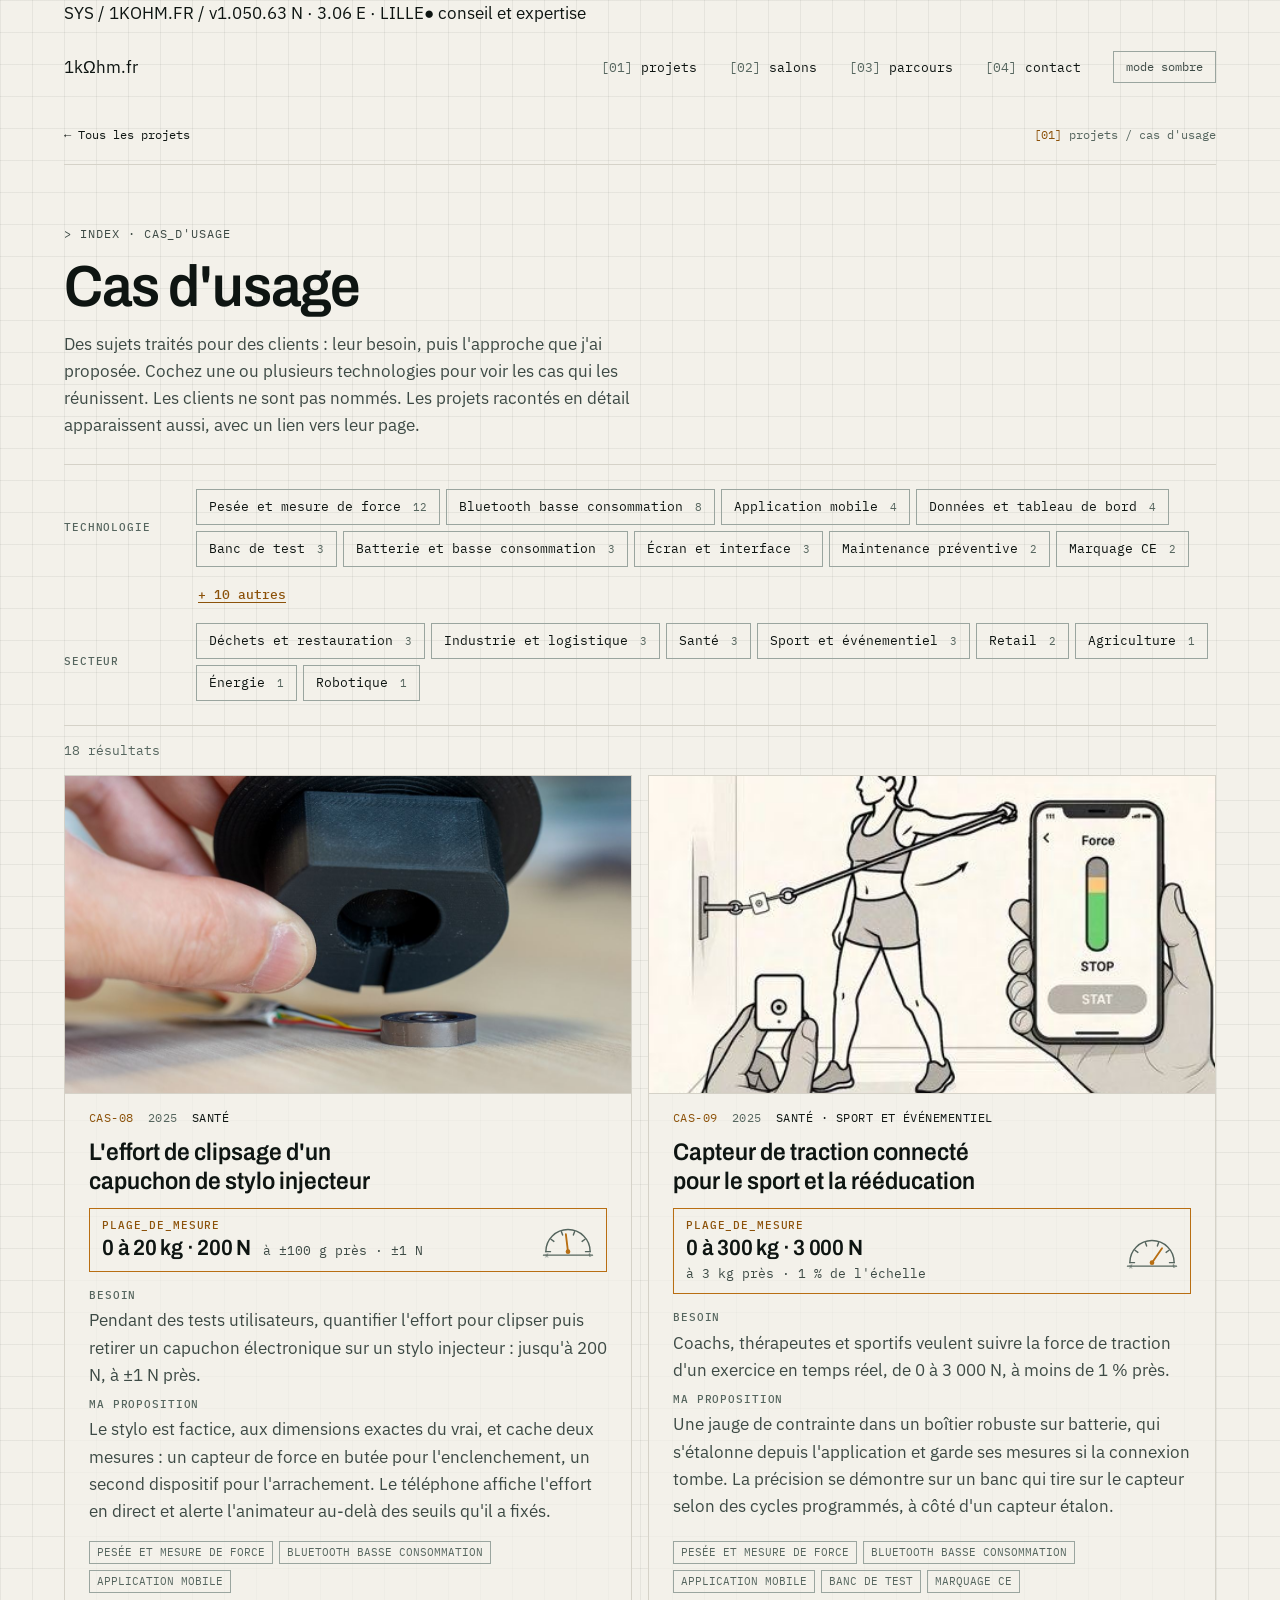
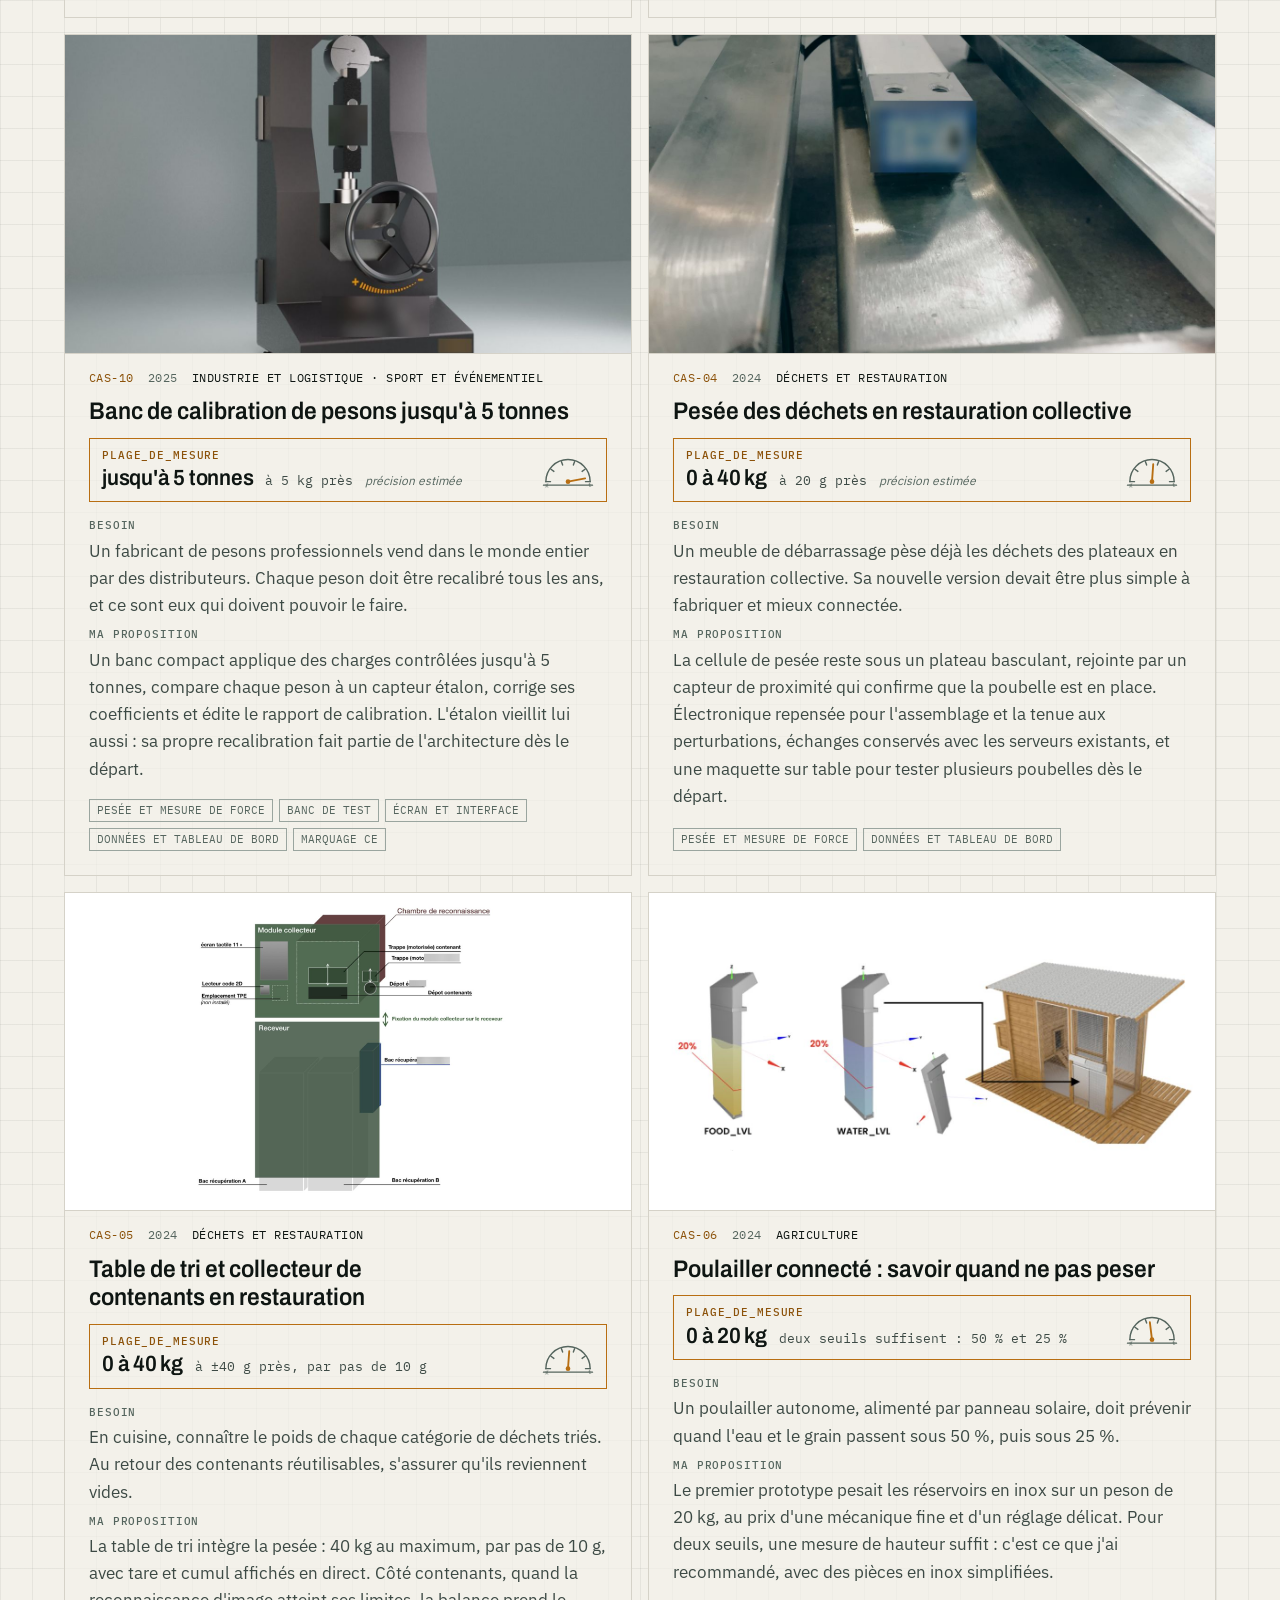
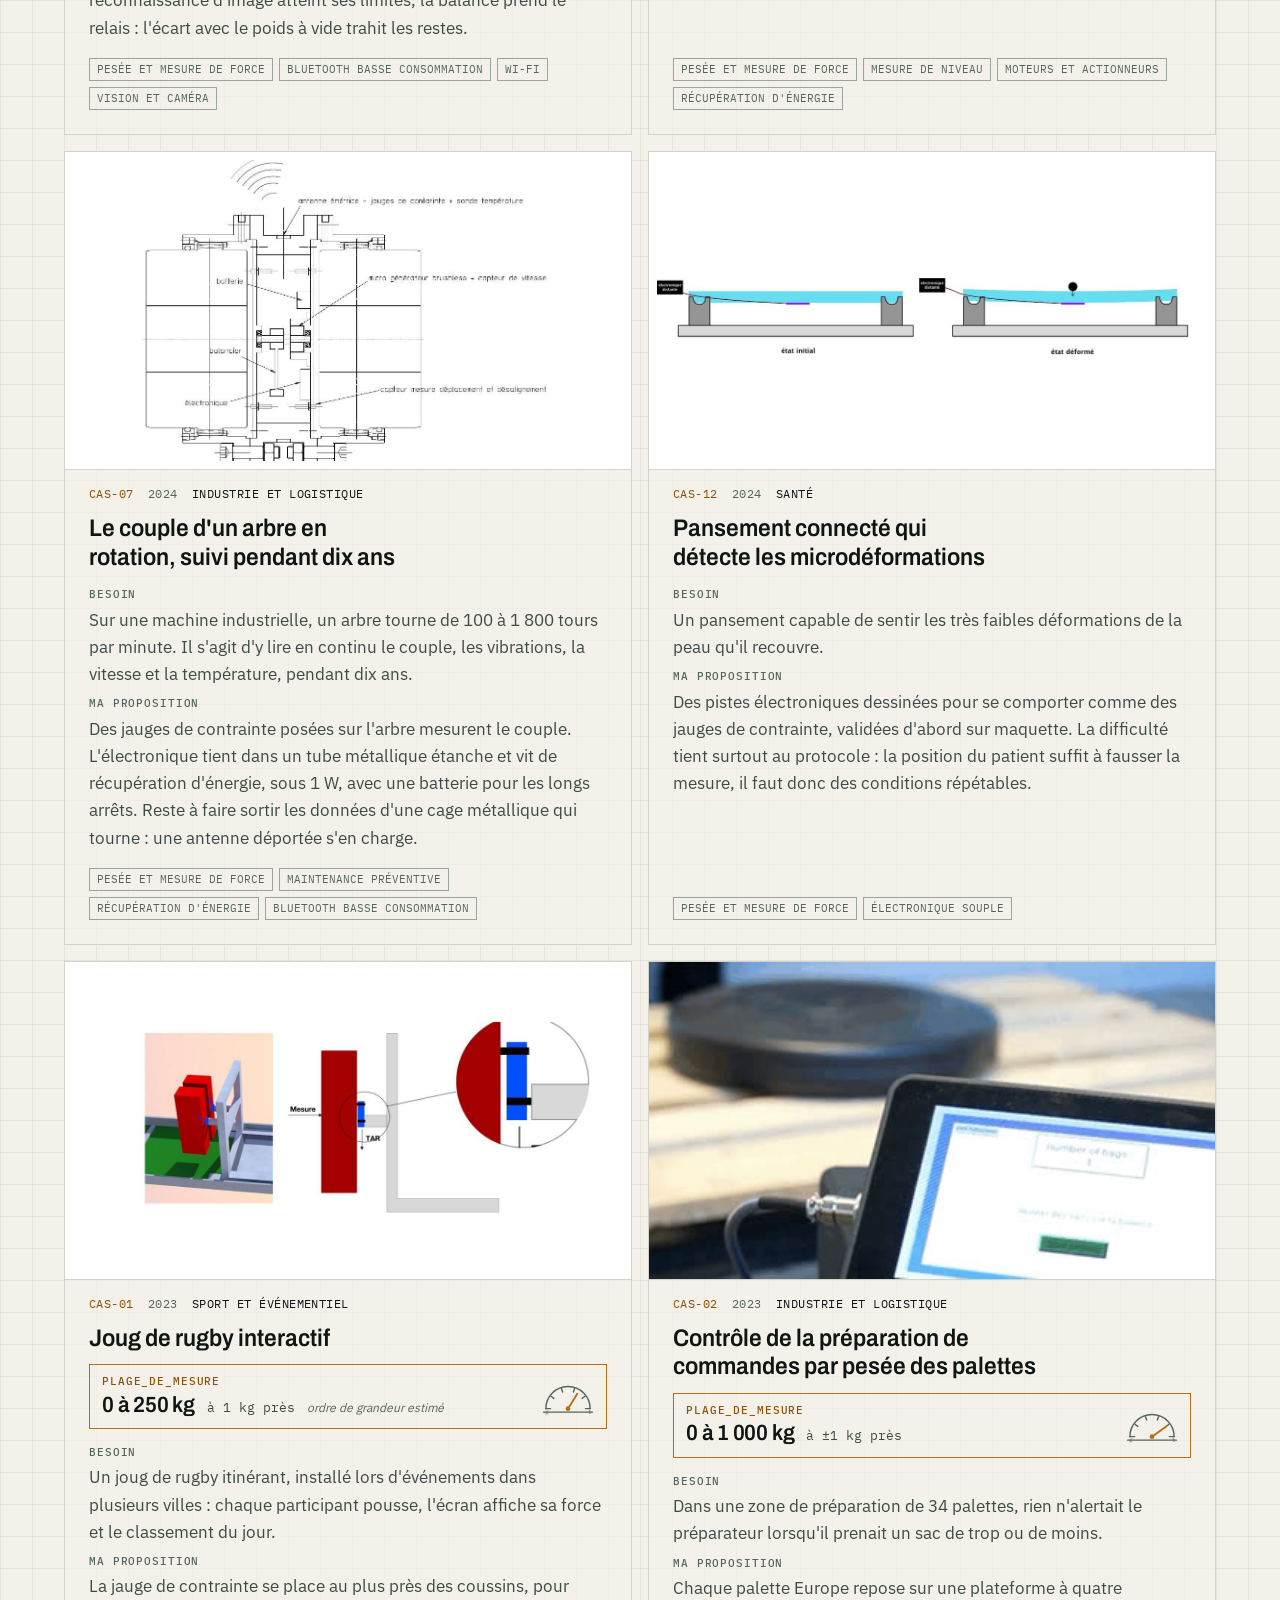
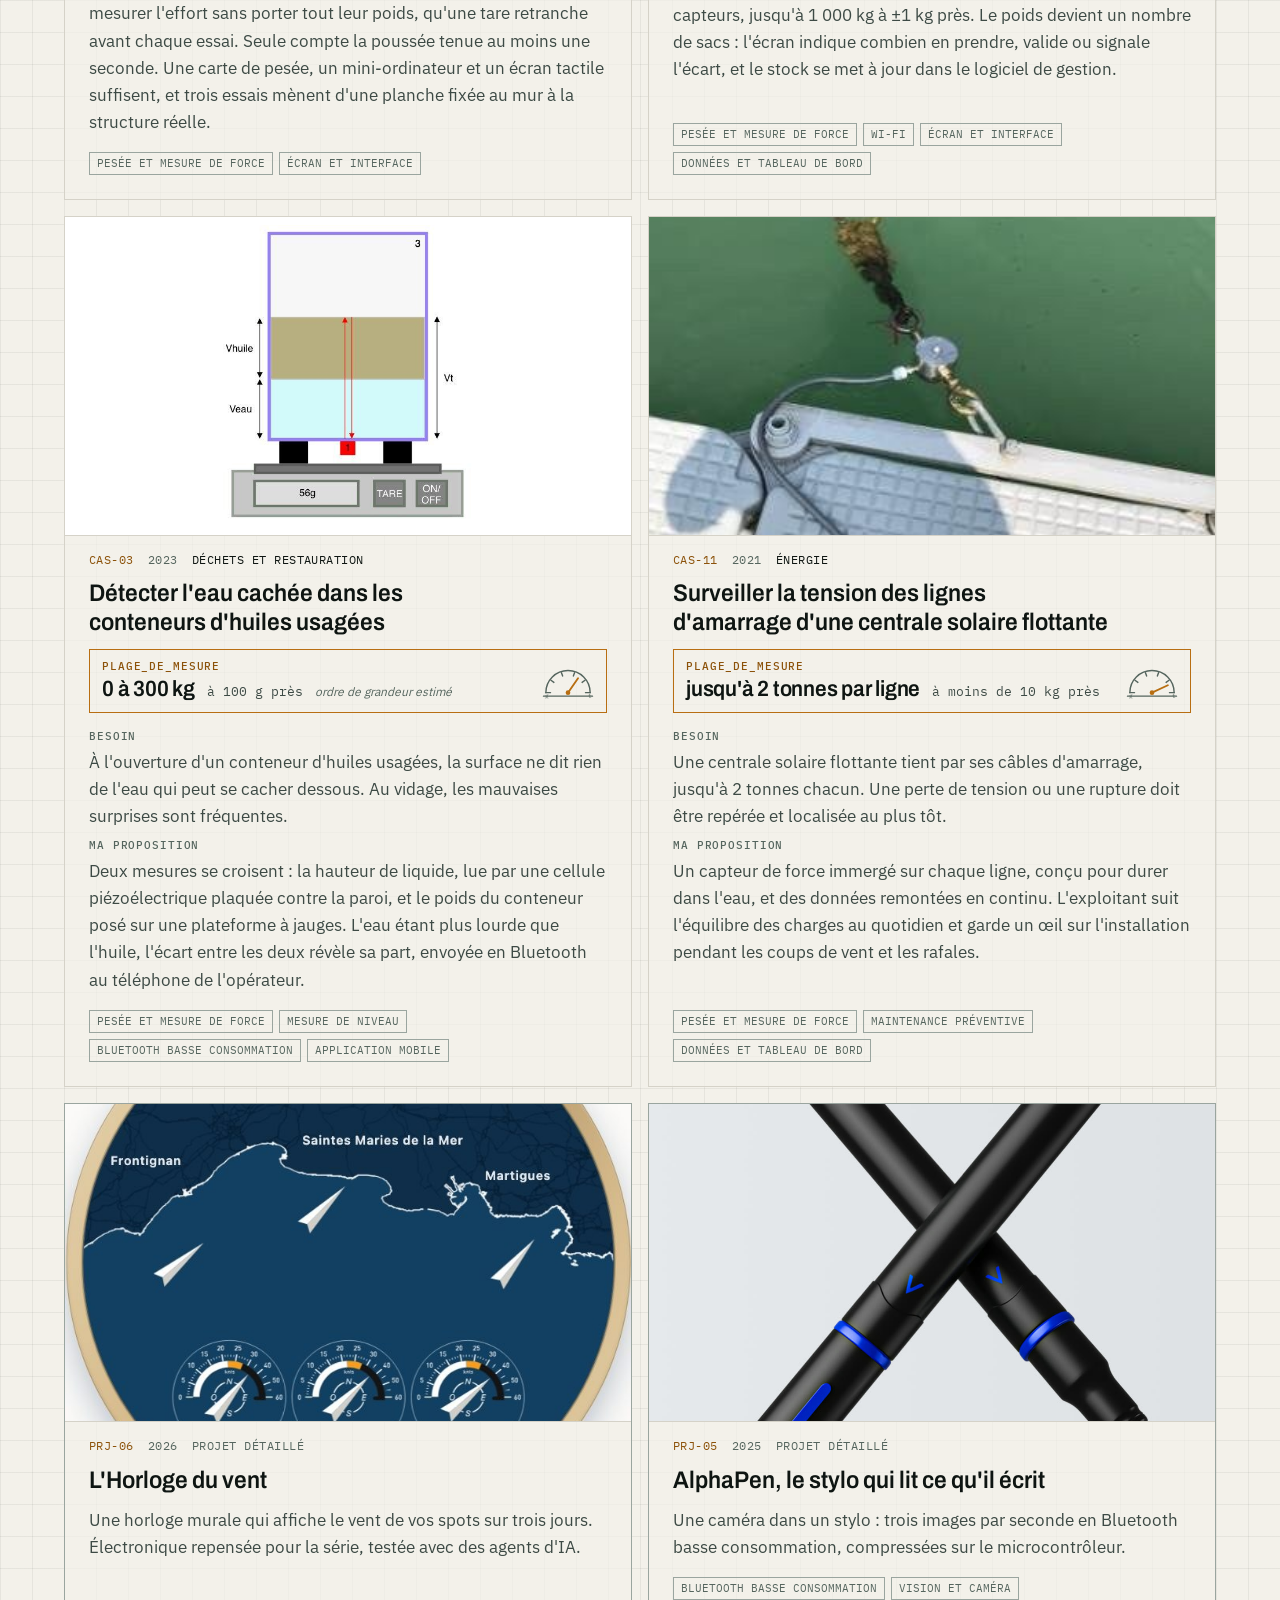
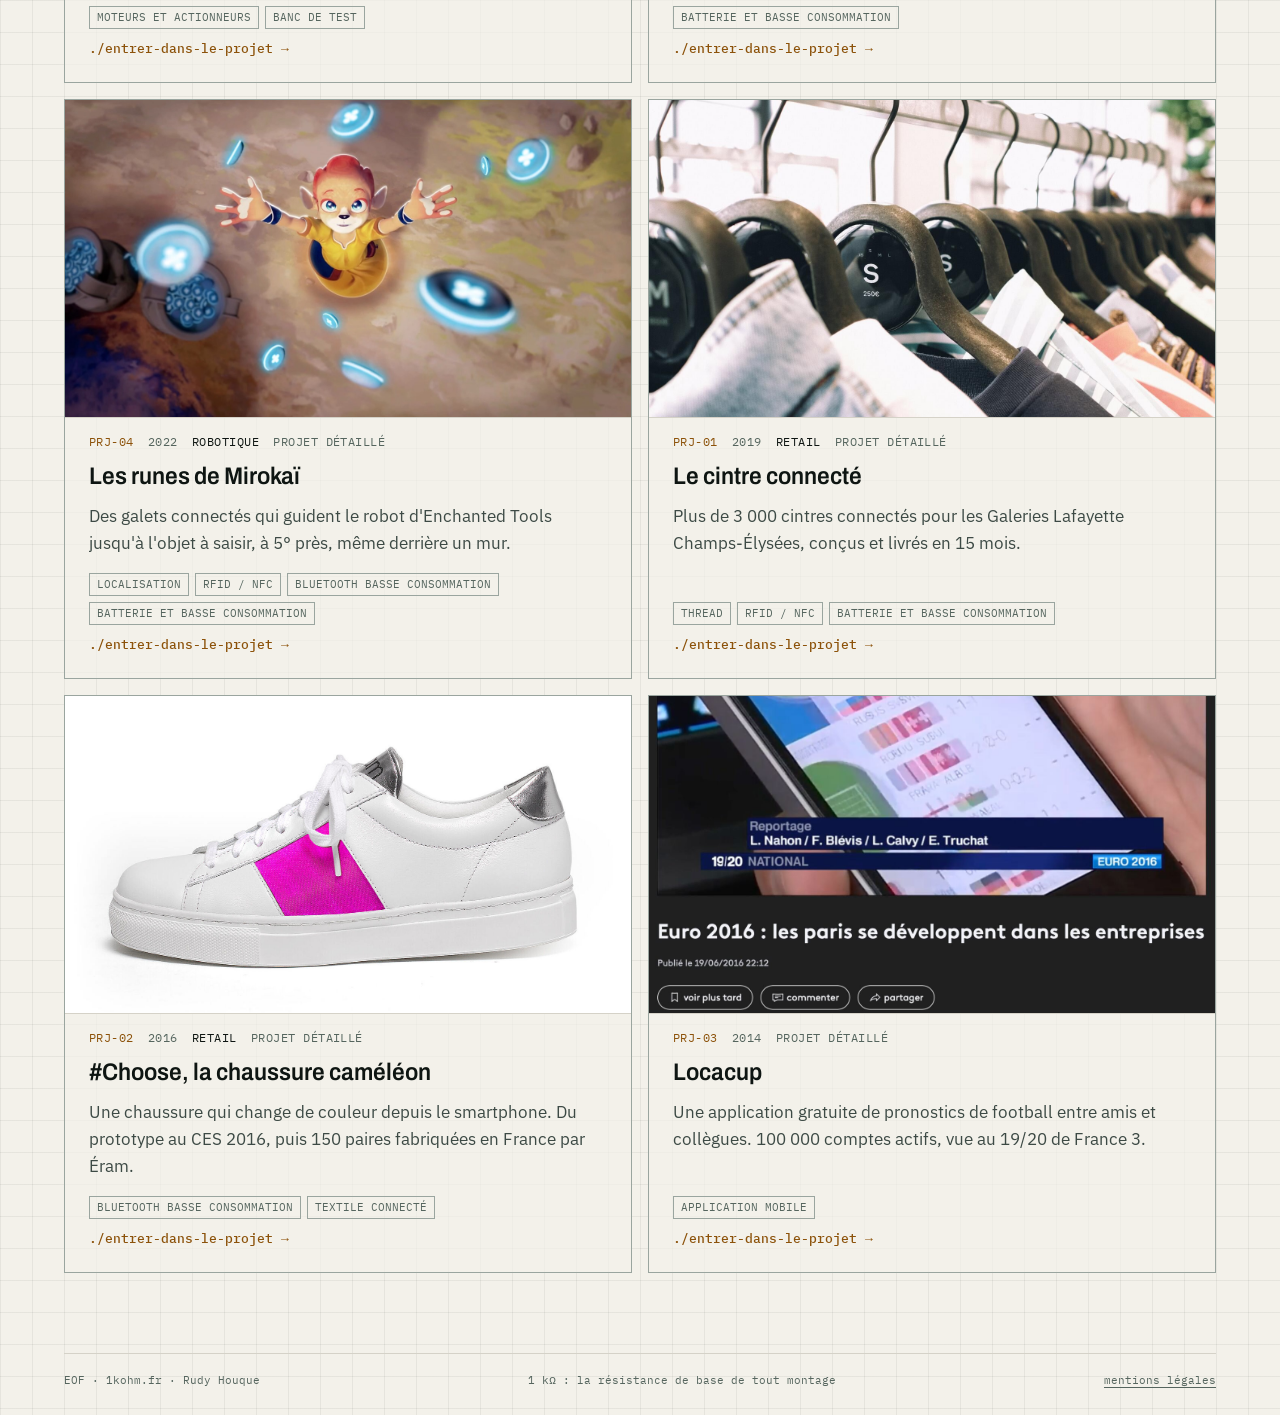
<file: cas-usage/index.html>
<!doctype html>
<html lang="fr" data-theme="light">
<head>
<meta charset="utf-8">
<meta name="viewport" content="width=device-width, initial-scale=1, viewport-fit=cover">
<title>Cas d'usage par technologie · Rudy Houque</title>
<meta name="description" content="Pesée, mesure de force, Bluetooth, banc de test : les sujets d'objets connectés que Rudy Houque a traités, avec le besoin du client et l'architecture proposée. Filtrables par technologie et par secteur.">
<link rel="canonical" href="https://1kohm.fr/cas-usage/">
<meta property="og:type" content="website">
<meta property="og:locale" content="fr_FR">
<meta property="og:title" content="Cas d'usage par technologie · Rudy Houque">
<meta property="og:description" content="Les sujets d'objets connectés que j'ai traités, avec le besoin du client et l'architecture proposée. Filtrables par technologie et par secteur.">
<meta property="og:url" content="https://1kohm.fr/cas-usage/">
<meta property="og:image" content="https://1kohm.fr/img/cintre/portants.jpg">
<link rel="icon" href="/favicon.svg" type="image/svg+xml">
<link rel="preload" href="/assets/fonts/archivo-wdth.woff2" as="font" type="font/woff2" crossorigin>
<script>try{var t=localStorage.getItem('theme');if(t)document.documentElement.setAttribute('data-theme',t)}catch(e){}</script>
<link rel="stylesheet" href="/assets/site.css?v=20261029">
<script defer src="https://cloud.umami.is/script.js" data-website-id="324cd797-ee55-44f8-921b-9b1022fabcf0"></script>
</head>
<body>
<a class="skip" href="#cas">Aller au contenu</a>
<div class="sysbar"><div class="wrap"><div><span>SYS / 1KOHM.FR / v1.0</span><span class="sys-geo">50.63 N · 3.06 E · LILLE</span><span><i class="dot" aria-hidden="true">●</i> conseil et expertise</span></div></div></div>
<div class="wrap">
  <header class="top">
    <a class="brand" href="/" aria-label="1kΩhm.fr, accueil">1k<span>Ω</span>hm.fr</a>
    <nav class="nav" aria-label="Navigation principale">
      <a href="/projets/"><b>[01]</b> projets</a>
      <a href="/salons/"><b>[02]</b> salons</a>
      <a href="/#parcours"><b>[03]</b> parcours</a>
      <a href="/#contact"><b>[04]</b> contact</a>
    </nav>
    <button class="theme" id="themeBtn" type="button">mode sombre</button>
  </header>
</div>

<main class="view" id="cas">
  <div class="wrap">
    <div class="crumbs"><a href="/projets/">← Tous les projets</a><span class="id"><b>[01]</b> projets / cas d'usage</span></div>
    <div class="lhead">
      <p class="kicker">&gt; INDEX · CAS_D'USAGE</p>
      <h1>Cas d'usage</h1>
      <p>Des sujets traités pour des clients : leur besoin, puis l'approche que j'ai proposée. Cochez une ou plusieurs technologies pour voir les cas qui les réunissent. Les clients ne sont pas nommés. Les projets racontés en détail apparaissent aussi, avec un lien vers leur page.</p>
    </div>
    <div class="filters">
      <div class="frow"><span class="flabel" id="lTech">Technologie</span><div class="chips" id="cuTech" role="group" aria-labelledby="lTech"></div></div>
      <div class="frow"><span class="flabel" id="lSec">Secteur</span><div class="chips" id="cuSec" role="group" aria-labelledby="lSec"></div></div>
    </div>
    <div class="cu-bar"><p id="cuCount" aria-live="polite"></p><button type="button" class="cu-reset" id="cuReset" hidden>effacer les filtres ×</button></div>
    <ul class="cu-list" id="cuList"></ul>
    <p class="pempty" id="cuEmpty" hidden>Aucun cas ne réunit tous ces critères. Retirez un filtre.</p>
    <noscript><p class="pempty">Cette liste a besoin de JavaScript pour s'afficher.</p></noscript>
  </div>
</main>
<footer class="foot"><div class="wrap"><div><span>EOF · 1kohm.fr · Rudy Houque</span><span>1 kΩ : la résistance de base de tout montage</span><a href="/mentions-legales/">mentions légales</a></div></div></footer>

<div class="lb" id="lb" hidden role="dialog" aria-modal="true" aria-label="Visionneuse photo"><button class="close" id="lbClose" type="button">fermer [échap]</button><button class="nav-b prev" id="lbPrev" type="button" aria-label="Photo précédente">‹</button><figure><img id="lbImg" alt=""><figcaption id="lbCap"></figcaption><div class="count" id="lbCount"></div></figure><button class="nav-b next-b" id="lbNext" type="button" aria-label="Photo suivante">›</button></div>
<script src="/assets/cas-usage.js?v=20261029" defer></script>
<script src="/assets/site.js?v=20261015o" defer></script>
</body>
</html>
</file>
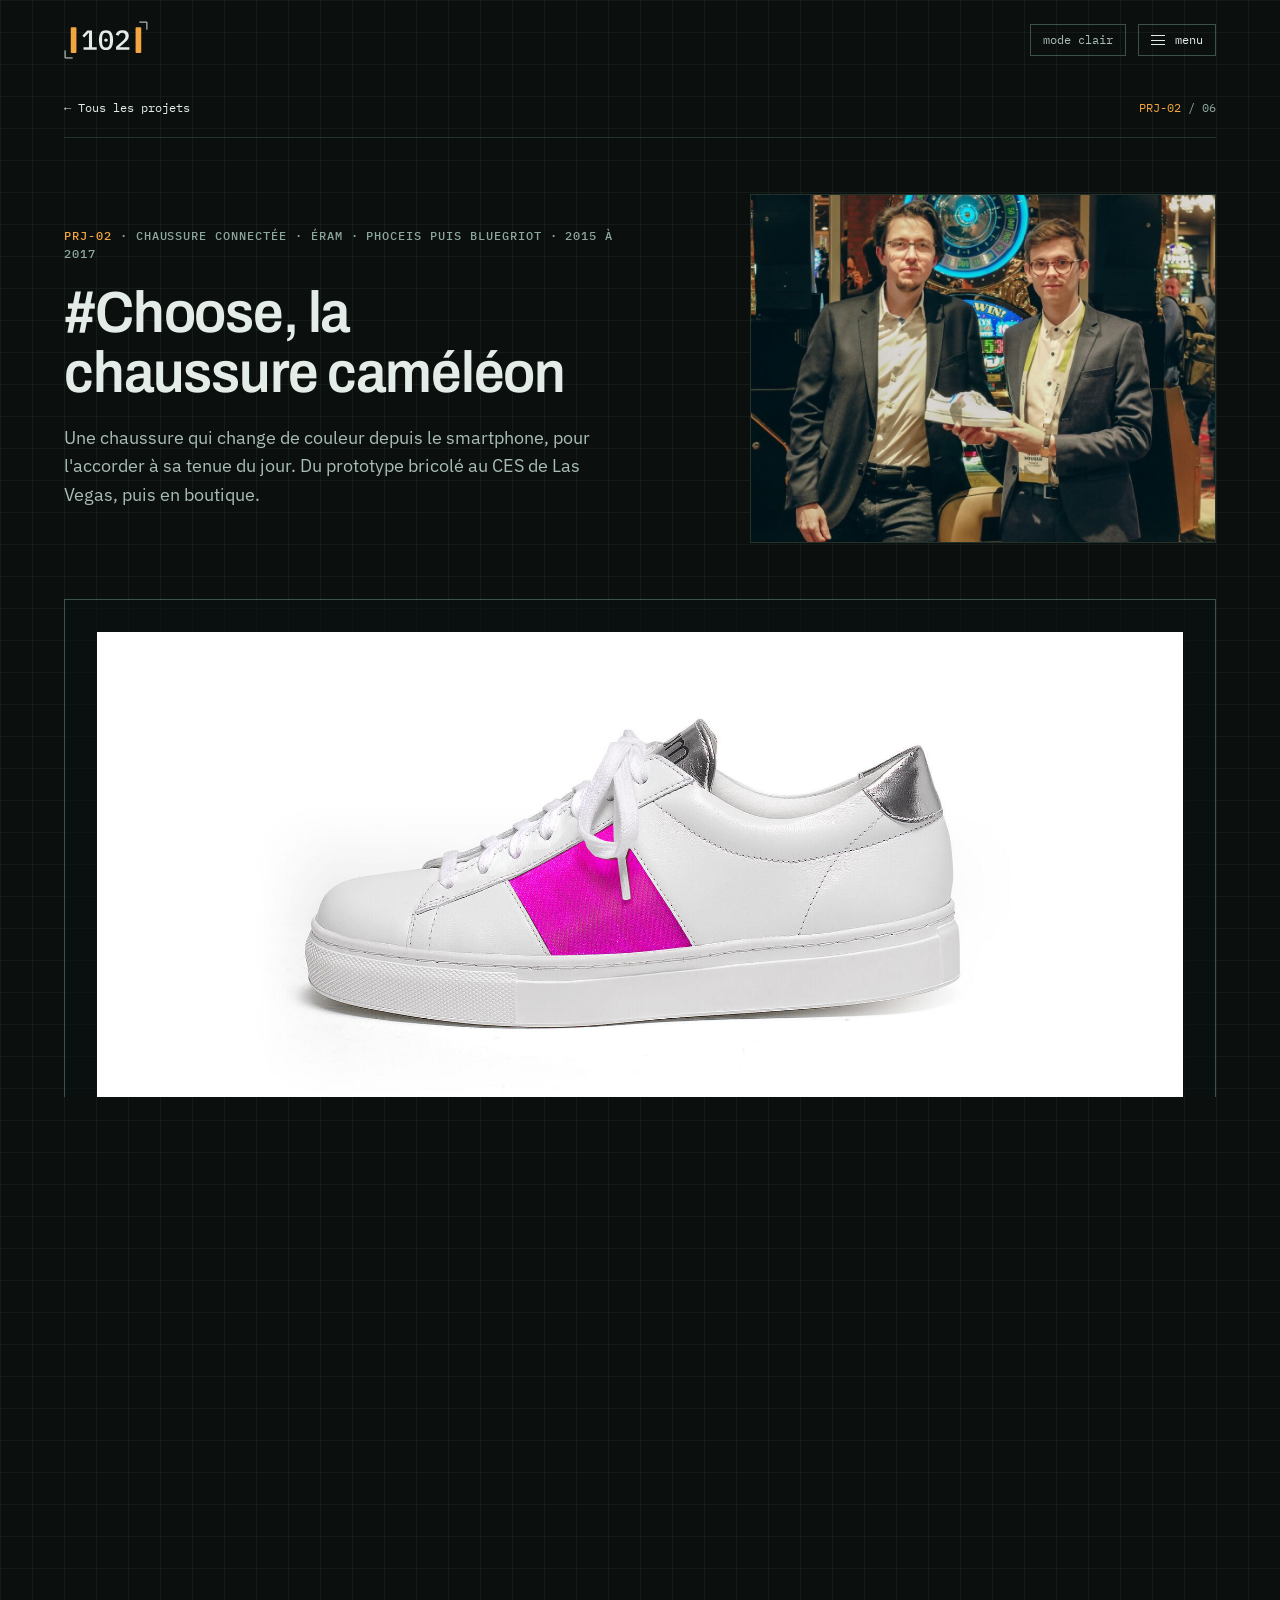
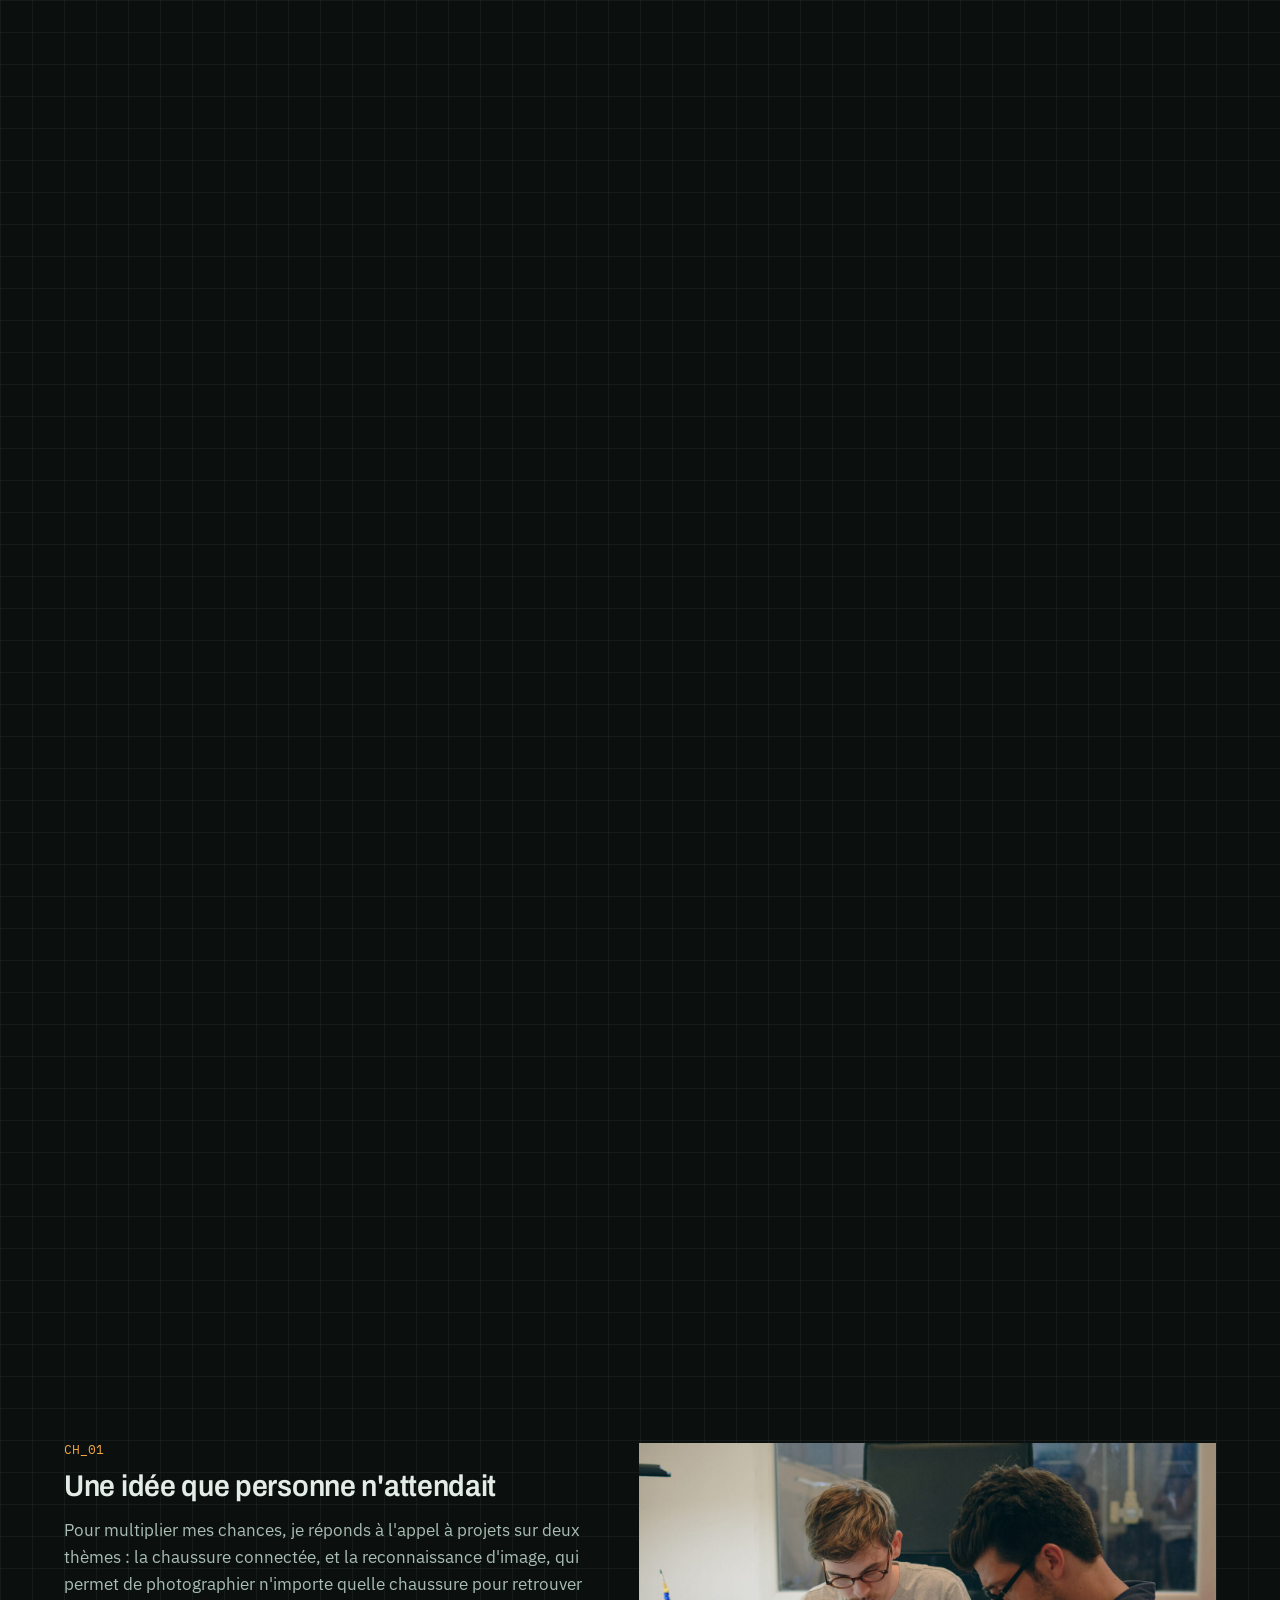
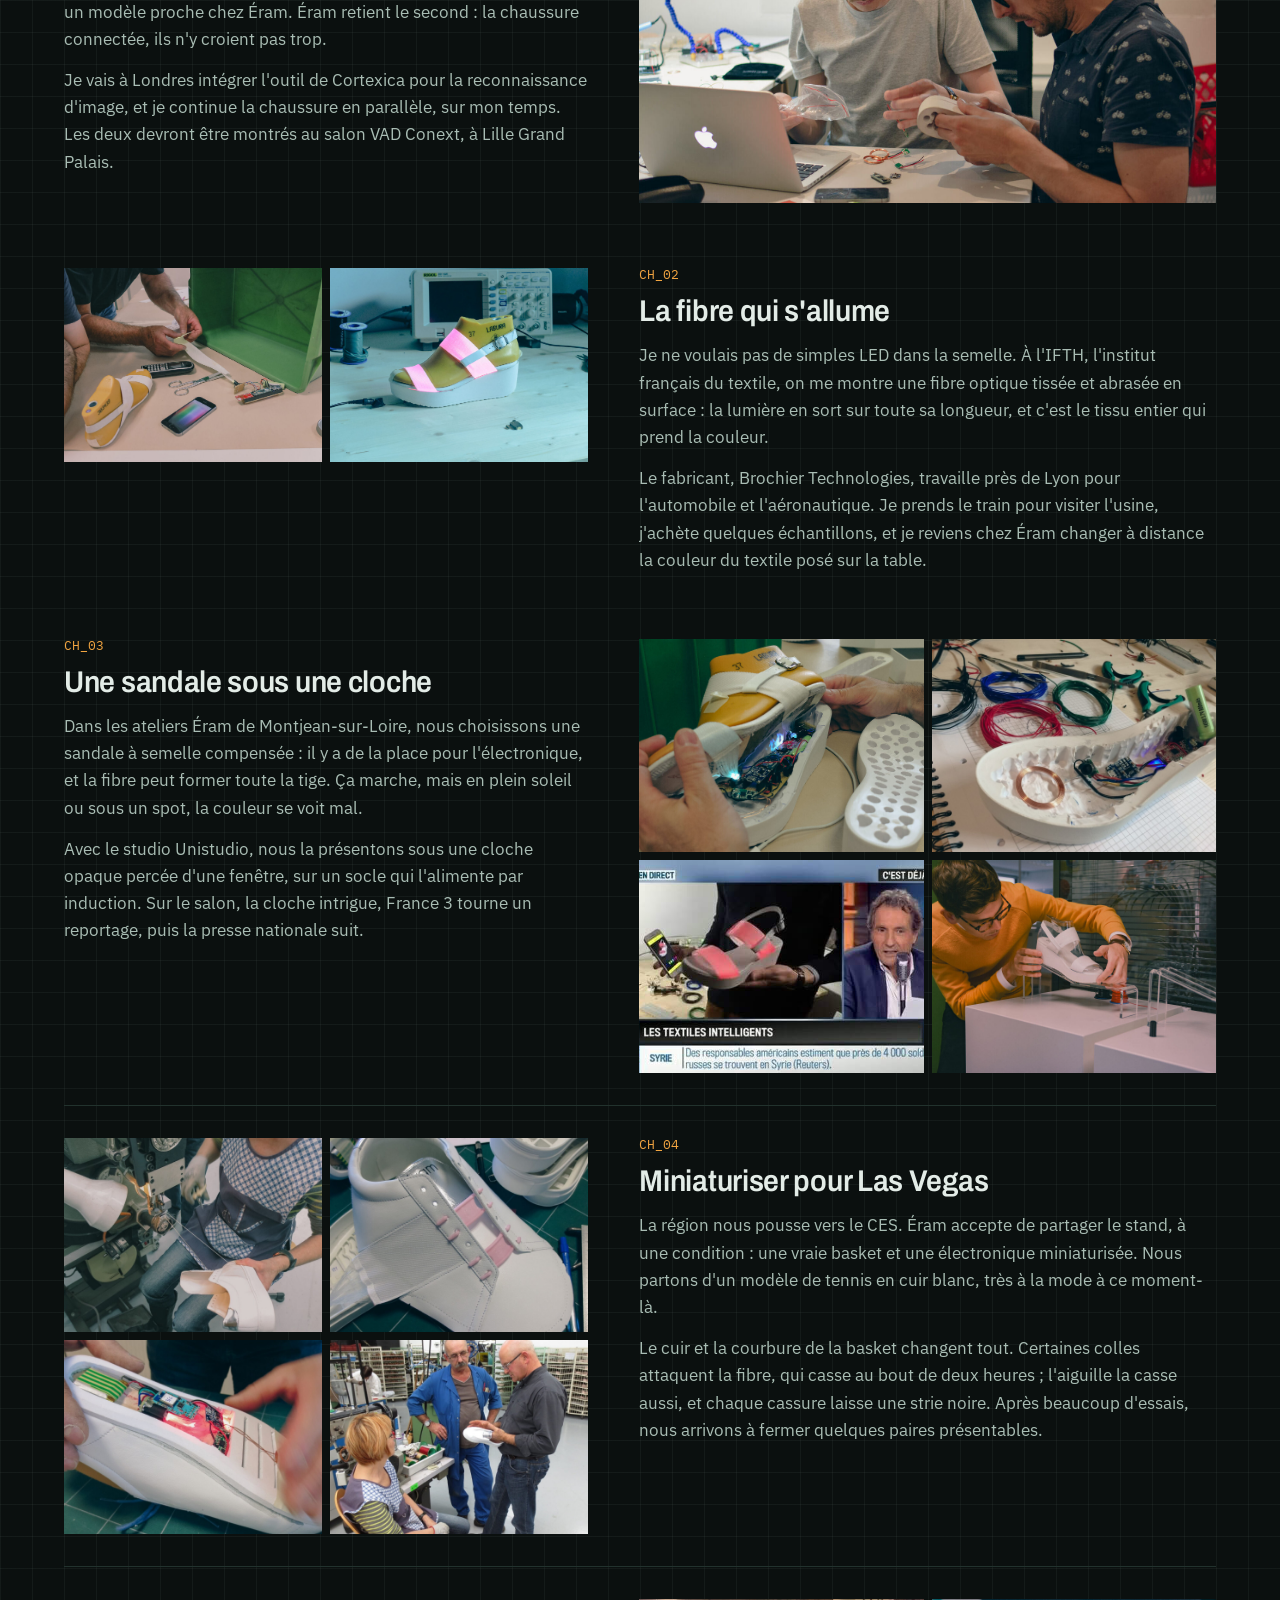
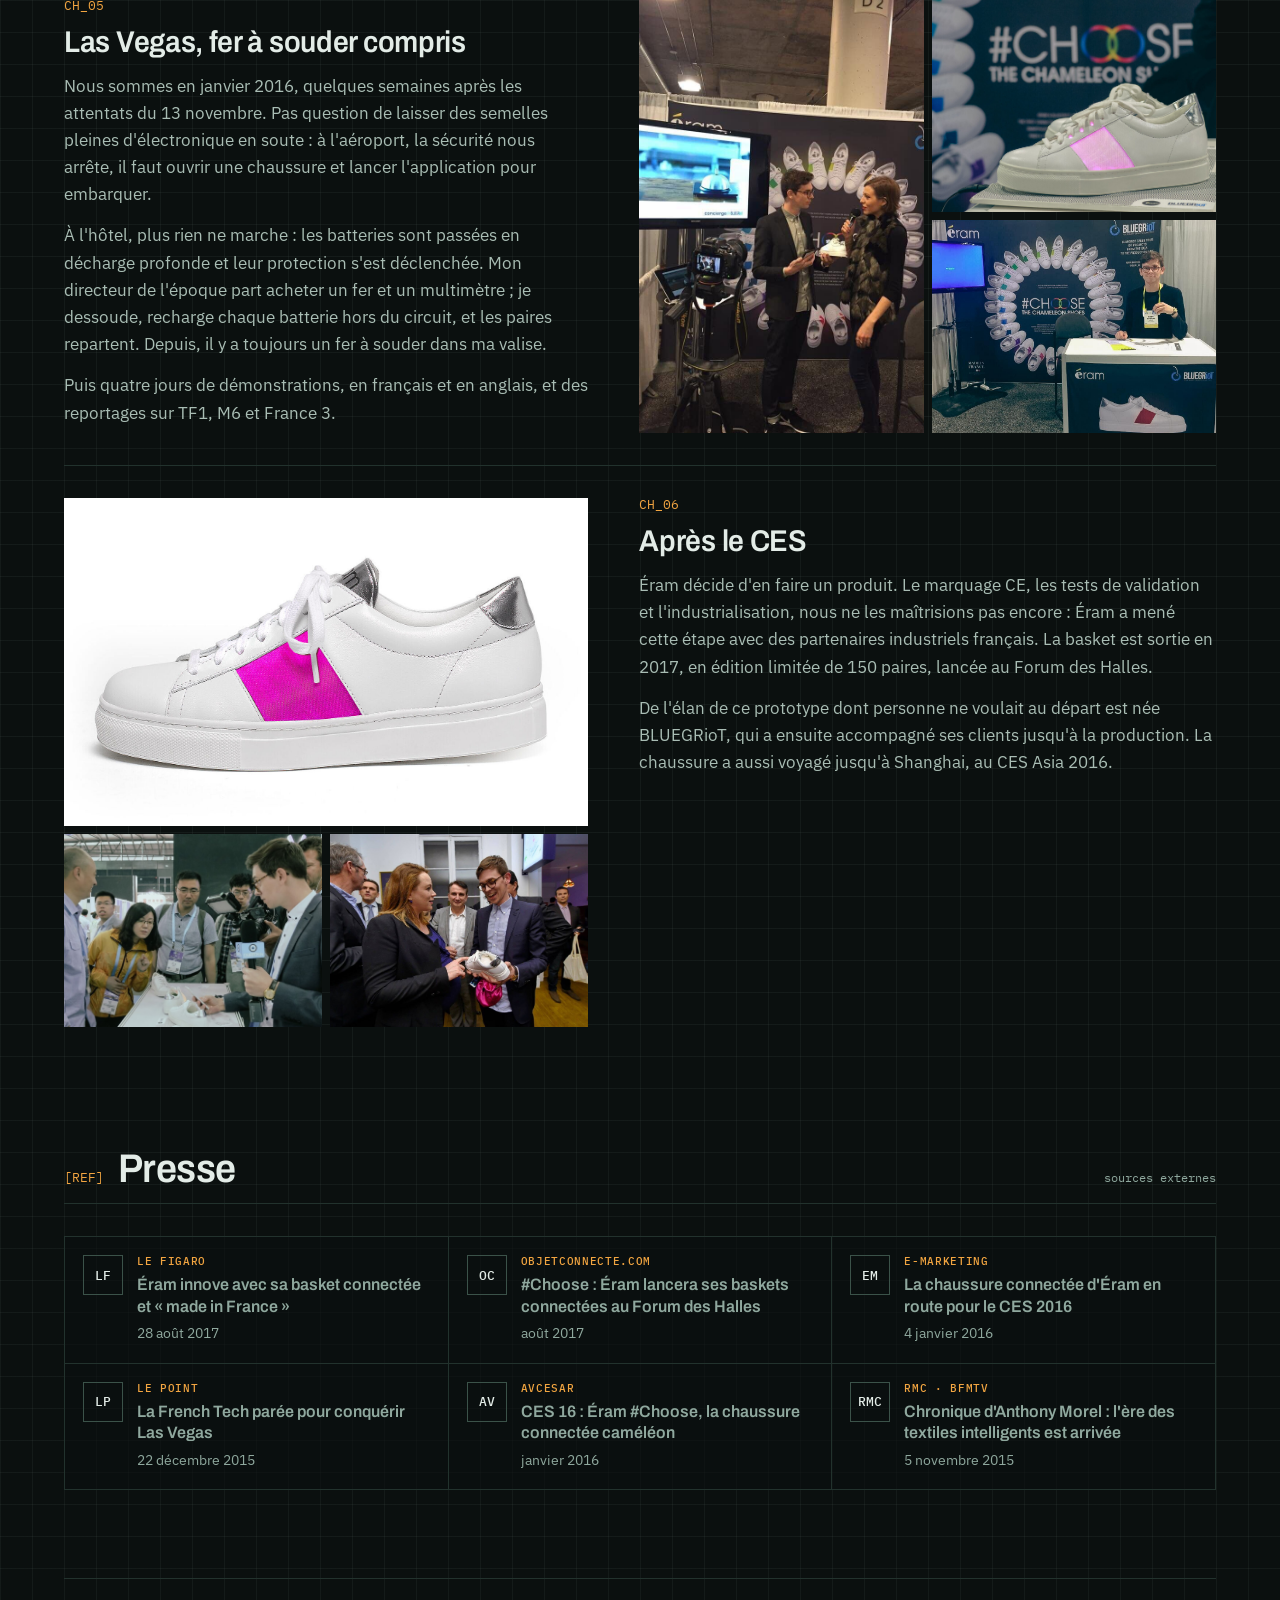
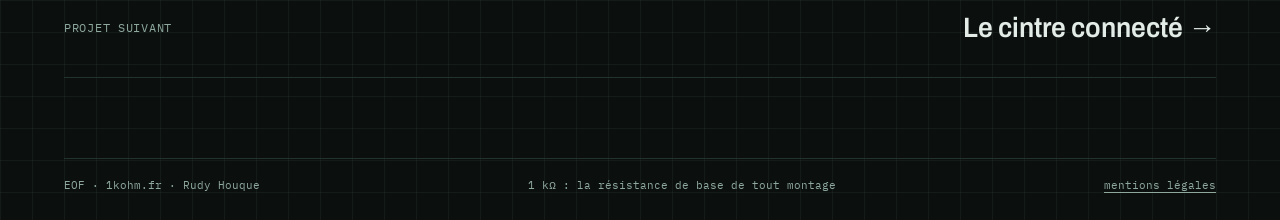
<file: choose/index.html>
<!doctype html>
<html lang="fr" data-theme="dark">
<head>
<meta charset="utf-8">
<meta name="viewport" content="width=device-width, initial-scale=1, viewport-fit=cover">
<title>#Choose, la chaussure connectée d'Éram · Rudy Houque</title>
<meta name="description" content="La chaussure qui change de couleur depuis le smartphone : de la sandale prototype au CES 2016, puis 150 paires fabriquées en France par Éram.">
<link rel="canonical" href="https://1kohm.fr/choose/">
<meta property="og:type" content="website">
<meta property="og:locale" content="fr_FR">
<meta property="og:title" content="#Choose, la chaussure connectée d'Éram · Rudy Houque">
<meta property="og:description" content="La chaussure qui change de couleur depuis le smartphone : de la sandale prototype au CES 2016, puis 150 paires fabriquées en France par Éram.">
<meta property="og:url" content="https://1kohm.fr/choose/">
<meta property="og:image" content="https://1kohm.fr/img/choose/produit.jpg">
<link rel="icon" href="/favicon.svg" type="image/svg+xml">
<link rel="icon" href="/favicon.ico" sizes="32x32">
<link rel="apple-touch-icon" href="/img/marque/apple-touch-icon-180.png">
<link rel="preload" href="/assets/fonts/archivo-wdth.woff2" as="font" type="font/woff2" crossorigin>
<script>document.documentElement.classList.add('js');try{var t=localStorage.getItem('theme');if(t)document.documentElement.setAttribute('data-theme',t)}catch(e){}</script>
<link rel="stylesheet" href="/assets/site.css?v=20261109f">
<script defer src="https://cloud.umami.is/script.js" data-website-id="324cd797-ee55-44f8-921b-9b1022fabcf0"></script>
</head>
<body>
<a class="skip" href="#p-choose">Aller au contenu</a>
<div class="wrap">
  <header class="top">
    <a class="brand" href="/" aria-label="1kohm, accueil"><svg class="brand-mark" viewBox="26.5 4.5 267 120" aria-hidden="true" focusable="false"><g fill="none" stroke="currentColor" stroke-width="3"><polyline points="266,8 290,8 290,32"/><polyline points="54,122 30,122 30,98"/></g><g class="brand-term"><rect x="48" y="24" width="18" height="82" rx="3"/><rect x="254" y="24" width="18" height="82" rx="3"/></g><path fill="currentColor" d="M88.54 96V87.82H105.79V41.79H105.09L90.83 57.02L84.76 51.56L100.42 34.58H115.65V87.82H130.52V96Z M160 97.06Q154.19 97.06 149.92 94.9Q145.66 92.74 142.88 88.7Q140.11 84.65 138.79 78.75Q137.47 72.86 137.47 65.29Q137.47 57.81 138.79 51.87Q140.11 45.93 142.88 41.88Q145.66 37.83 149.92 35.68Q154.19 33.52 160 33.52Q165.81 33.52 170.08 35.68Q174.34 37.83 177.12 41.88Q179.89 45.93 181.21 51.87Q182.53 57.81 182.53 65.29Q182.53 72.86 181.21 78.75Q179.89 84.65 177.12 88.7Q174.34 92.74 170.08 94.9Q165.81 97.06 160 97.06ZM160 88.96Q166.69 88.96 169.55 83.99Q172.41 79.02 172.41 70.57V60.01Q172.41 51.56 169.55 46.59Q166.69 41.62 160 41.62Q156.66 41.62 154.28 42.89Q151.9 44.17 150.41 46.59Q148.91 49.01 148.25 52.4Q147.59 55.78 147.59 60.01V70.57Q147.59 74.79 148.25 78.18Q148.91 81.57 150.41 83.99Q151.9 86.41 154.28 87.68Q156.66 88.96 160 88.96ZM160 70.48Q156.92 70.48 155.73 69.25Q154.54 68.02 154.54 66.26V64.32Q154.54 62.56 155.73 61.33Q156.92 60.1 160 60.1Q163.08 60.1 164.27 61.33Q165.46 62.56 165.46 64.32V66.26Q165.46 68.02 164.27 69.25Q163.08 70.48 160 70.48Z M234.36 96H191.94V86.58L212.01 69.07Q216.76 64.85 219.36 61.06Q221.95 57.28 221.95 53.06V52.09Q221.95 47.25 219.31 44.65Q216.67 42.06 211.66 42.06Q206.55 42.06 203.78 44.78Q201.01 47.51 199.78 51.74L191.15 48.48Q192.03 45.58 193.7 42.89Q195.38 40.21 197.97 38.1Q200.57 35.98 204.13 34.75Q207.7 33.52 212.36 33.52Q217.11 33.52 220.85 34.88Q224.59 36.25 227.14 38.62Q229.7 41 231.02 44.3Q232.34 47.6 232.34 51.56Q232.34 55.26 231.24 58.38Q230.14 61.5 228.16 64.36Q226.18 67.22 223.45 69.86Q220.72 72.5 217.46 75.14L202.59 87.64H234.36Z"/></svg></a>
    <nav class="nav" id="nav" aria-label="Navigation principale">
      <a href="/projets/" aria-current="true"><b>[01]</b> projets</a>
      <a href="/technologies/"><b>[02]</b> technologies</a>
      <a href="/salons/"><b>[03]</b> salons</a>
      <a href="/parcours/"><b>[04]</b> parcours</a>
      <a href="/#contact"><b>[05]</b> contact</a>
    </nav>
    <button class="theme" id="themeBtn" type="button">mode sombre</button>
    <button class="menu-btn" id="menuBtn" type="button" aria-expanded="false" aria-controls="nav"><span class="menu-ico" aria-hidden="true"><i></i><i></i><i></i></span><span class="menu-lbl">menu</span></button>
  </header>
</div>

<main class="view" id="p-choose">
  <div class="wrap">
    <div class="crumbs"><a href="/projets/">← Tous les projets</a><span class="id"><b>PRJ-02</b> / 06</span></div>

    <div class="p-hero">
      <div>
        <div class="eyebrow"><b>PRJ-02</b> · Chaussure connectée · Éram · Phoceis puis BLUEGRioT · 2015 à 2017</div>
        <h1>#Choose, la chaussure caméléon</h1>
        <p>Une chaussure qui change de couleur depuis le smartphone, pour l'accorder à sa tenue du jour. Du prototype bricolé au CES de Las Vegas, puis en boutique.</p>
      </div>
      <figure class="pic zoom"><img fetchpriority="high" src="/img/choose/vegas.jpg" alt="À Las Vegas pour le CES 2016, la basket #Choose en main"></figure>
    </div>

    <div class="pitchbox">
      <figure class="pb-vis pic zoom"><img src="/img/choose/produit.jpg" alt="La basket #Choose d'Éram, bande lumineuse rose sur cuir blanc" style="object-fit:contain;background:#fff"></figure>
      <div class="pb-txt"><span class="pb-eye">Le produit</span><h2>Une paire, toutes les couleurs</h2><p>Pull bleu le matin, t-shirt rouge l'après-midi : la chaussure suit. Une bande de fibre optique tissée s'illumine dans la couleur choisie depuis l'application. Pour la recharger, il suffit de poser la paire sur son socle, sans câble. Conçue et fabriquée en France, dans les ateliers Éram de Montjean-sur-Loire.</p></div>
      <ul class="pb-ben"><li><span class="ic"><svg viewBox="0 0 24 24" fill="none" stroke="currentColor" stroke-width="1.6" stroke-linecap="round" stroke-linejoin="round" aria-hidden="true"><path d="M12 3a9 9 0 1 0 0 18c1.1 0 1.6-.9 1.2-1.8-.5-1-.1-2.2 1.1-2.2H17a4 4 0 0 0 4-4c0-5.5-4-10-9-10z"/><circle cx="7.5" cy="11" r="1.2"/><circle cx="10" cy="7" r="1.2"/><circle cx="14.5" cy="7" r="1.2"/></svg></span><div><b>La couleur de votre tenue</b><span>Choisie en un geste sur le smartphone</span></div></li><li><span class="ic"><svg viewBox="0 0 24 24" fill="none" stroke="currentColor" stroke-width="1.6" stroke-linecap="round" stroke-linejoin="round" aria-hidden="true"><path d="M13 3 6 13h5l-1 8 7-10h-5z"/></svg></span><div><b>Recharge sans fil</b><span>Posée sur son socle à induction</span></div></li><li><span class="ic"><svg viewBox="0 0 24 24" fill="none" stroke="currentColor" stroke-width="1.6" stroke-linecap="round" stroke-linejoin="round" aria-hidden="true"><path d="M3 21V10l5 3V10l5 3V7l8 4v10z"/><path d="M3 21h18"/></svg></span><div><b>Fabriquée en France</b><span>Dans les ateliers Éram</span></div></li></ul>
    </div>
    <div class="kf">
      <div><small>VERSIONS</small><b>2</b><span>versions : une sandale, puis une basket</span></div>
      <div><small>DÉLAI</small><b>3 mois</b><span>du salon de Lille au CES de Las Vegas</span></div>
      <div><small>SÉRIE</small><b>150</b><span>paires en édition limitée chez Éram, en 2017</span></div>
      <div><small>TÉLÉVISION</small><b>TF1, M6</b><span>et France 3, reportages pendant le CES</span></div>
      <div><small>SUITE</small><b>1</b><span>entreprise née du projet : BLUEGRioT</span></div>
    </div>

    <div class="lay">
      <div class="lay-head"><code>L1</code><h2>Le projet</h2><span>pour tout le monde</span></div>
      <dl class="story">
        <div><dt>Besoin</dt><dd>En 2015, j'étais chez Phoceis, une agence web et mobile. Arduino et Raspberry Pi m'avaient redonné l'envie de faire de l'électronique, il fallait un client et un budget. Le pôle de compétitivité PICOM lance alors l'appel à projets New Shopping Experience, avec un volet objets connectés. Je propose à Éram, client de l'agence, une chaussure dont on change la couleur avec son téléphone.</dd></div>
        <div><dt>Réponse</dt><dd>Un pilotage en Bluetooth Low Energy depuis une application, et un textile de fibre optique tissée qui s'illumine sur toute sa surface. Première version : une sandale à semelle compensée, assez haute pour loger l'électronique. Seconde version, pour le CES : une basket en cuir, avec l'électronique miniaturisée dans la semelle et une recharge par induction.</dd></div>
        <div><dt>Résultat</dt><dd>Présentée au salon VAD Conext de Lille en octobre 2015, la chaussure passe dans les médias régionaux puis nationaux, et trois mois plus tard elle est au CES de Las Vegas sur un stand partagé avec Éram. Éram l'a ensuite industrialisée en France : une édition limitée de 150 paires en 2017. Et de cet élan est née BLUEGRioT, dont je suis devenu cofondateur.</dd></div>
      </dl>
    </div>

    <div class="lay">
      <div class="lay-head"><code>RÔLE</code><h2>Mon rôle</h2><span>responsabilités et compétences</span></div>
      <div class="rolebox">
        <div class="rb-intro">
          <figure class="pic zoom rb-pic"><img loading="lazy" src="/img/choose/rudy-soudure.jpg" alt="Soudure de l'électronique d'un prototype"></figure>
          <p class="lead">J'ai imaginé le projet et porté toute la partie objet connecté, du premier échantillon de textile jusqu'aux démonstrations sur le stand du CES.</p>
          <div class="skills"><h3 class="sk-h">Compétences techniques</h3><div class="chips-s"><span>Bluetooth Low Energy</span><span>Prototypage électronique</span><span>Textile lumineux</span><span>Recharge par induction</span><span>Intégration dans un produit</span></div><h3 class="sk-h">Savoir-être</h3><div class="chips-s soft"><span>Initiative</span><span>Démonstration et prise de parole</span><span>Sang-froid</span></div></div>
        </div>
        <div class="rb-groups"><section class="rg"><h3>Conception</h3><ul><li>Choix du Bluetooth Low Energy, avec les développeurs mobiles de l'agence</li><li>Recherche du textile et visite de Brochier Technologies</li><li>Électronique logée dans la semelle, recharge par induction</li></ul></section><section class="rg"><h3>Prototypage avec Éram</h3><ul><li>Deux versions conçues avec les ateliers de Montjean-sur-Loire</li><li>Essais de collage et de couture de la fibre sur le cuir</li><li>Préparation des paires pour le salon de Lille puis pour le CES</li></ul></section><section class="rg"><h3>Démonstration et presse</h3><ul><li>Mise en scène avec le studio Unistudio</li><li>Dossier de presse en ligne, photos et vidéos en haute définition</li><li>Démonstrations en français et en anglais, interviews télévisées</li></ul></section></div>
      </div>
    </div>

    <div class="lay">
      <div class="lay-head"><code>L1</code><h2>L'histoire du projet</h2><span>de Lille à Las Vegas</span></div>
      <article class="chap">
        <div class="txt"><span class="n">01</span><h3>Une idée que personne n'attendait</h3><p>Pour multiplier mes chances, je réponds à l'appel à projets sur deux thèmes : la chaussure connectée, et la reconnaissance d'image, qui permet de photographier n'importe quelle chaussure pour retrouver un modèle proche chez Éram. Éram retient le second : la chaussure connectée, ils n'y croient pas trop.</p><p>Je vais à Londres intégrer l'outil de Cortexica pour la reconnaissance d'image, et je continue la chaussure en parallèle, sur mon temps. Les deux devront être montrés au salon VAD Conext, à Lille Grand Palais.</p></div>
        <div class="imgs "><figure class="pic zoom wide"><img loading="lazy" src="/img/choose/atelier-duo.jpg" alt="À l'atelier de Phoceis, mise au point d'un prototype"><figcaption>Mise au point d'un prototype chez Phoceis.</figcaption></figure></div>
      </article>

      <article class="chap flip">
        <div class="txt"><span class="n">02</span><h3>La fibre qui s'allume</h3><p>Je ne voulais pas de simples LED dans la semelle. À l'IFTH, l'institut français du textile, on me montre une fibre optique tissée et abrasée en surface : la lumière en sort sur toute sa longueur, et c'est le tissu entier qui prend la couleur.</p><p>Le fabricant, Brochier Technologies, travaille près de Lyon pour l'automobile et l'aéronautique. Je prends le train pour visiter l'usine, j'achète quelques échantillons, et je reviens chez Éram changer à distance la couleur du textile posé sur la table.</p></div>
        <div class="imgs two"><figure class="pic zoom"><img loading="lazy" src="/img/choose/sandale-etabli.jpg" alt="Le premier prototype de sandale à l'établi, avec le smartphone de pilotage"><figcaption>Premier prototype : la sandale, pilotée depuis le smartphone.</figcaption></figure><figure class="pic zoom"><img loading="lazy" src="/img/choose/sandale-oscillo.jpg" alt="La sandale allumée en rose à côté d'un oscilloscope"><figcaption>Mise au point à l'oscilloscope.</figcaption></figure></div>
      </article>

      <article class="chap">
        <div class="txt"><span class="n">03</span><h3>Une sandale sous une cloche</h3><p>Dans les ateliers Éram de Montjean-sur-Loire, nous choisissons une sandale à semelle compensée : il y a de la place pour l'électronique, et la fibre peut former toute la tige. Ça marche, mais en plein soleil ou sous un spot, la couleur se voit mal.</p><p>Avec le studio Unistudio, nous la présentons sous une cloche opaque percée d'une fenêtre, sur un socle qui l'alimente par induction. Sur le salon, la cloche intrigue, France 3 tourne un reportage, puis la presse nationale suit.</p></div>
        <div class="imgs two"><figure class="pic zoom"><img loading="lazy" src="/img/choose/sandale-ouverte.jpg" alt="La sandale ouverte, électronique visible dans la semelle compensée"><figcaption>L'électronique logée dans la semelle compensée.</figcaption></figure><figure class="pic zoom"><img loading="lazy" src="/img/choose/semelle-induction.jpg" alt="La semelle imprimée avec la bobine d'induction et la carte"><figcaption>La bobine d'induction et la carte, dans la semelle.</figcaption></figure><figure class="pic zoom"><img loading="lazy" src="/img/choose/tv-textiles.jpg" alt="La sandale #Choose à la télévision, dans une chronique sur les textiles intelligents"><figcaption>À la télévision, chronique sur les textiles intelligents.</figcaption></figure><figure class="pic zoom"><img loading="lazy" src="/img/choose/rudy-mise-en-scene.jpg" alt="Installation de la sandale dans sa mise en scène"><figcaption>Mise en place de la démonstration.</figcaption></figure></div>
      </article>

      <article class="chap flip">
        <div class="txt"><span class="n">04</span><h3>Miniaturiser pour Las Vegas</h3><p>La région nous pousse vers le CES. Éram accepte de partager le stand, à une condition : une vraie basket et une électronique miniaturisée. Nous partons d'un modèle de tennis en cuir blanc, très à la mode à ce moment-là.</p><p>Le cuir et la courbure de la basket changent tout. Certaines colles attaquent la fibre, qui casse au bout de deux heures ; l'aiguille la casse aussi, et chaque cassure laisse une strie noire. Après beaucoup d'essais, nous arrivons à fermer quelques paires présentables.</p></div>
        <div class="imgs two"><figure class="pic zoom"><img loading="lazy" src="/img/choose/usine-couture.jpg" alt="Couture de la tige dans l'usine Éram"><figcaption>Dans l'atelier de Montjean-sur-Loire.</figcaption></figure><figure class="pic zoom"><img loading="lazy" src="/img/choose/tige-fibres.jpg" alt="Tige de basket avec ses bandes de fibre optique"><figcaption>Les bandes de fibre sur la tige en cuir.</figcaption></figure><figure class="pic zoom"><img loading="lazy" src="/img/choose/semelle-electronique.jpg" alt="Électronique logée dans la semelle de la basket"><figcaption>L'électronique miniaturisée dans la semelle.</figcaption></figure><figure class="pic zoom"><img loading="lazy" src="/img/choose/usine-equipe.jpg" alt="Revue d'un prototype avec l'équipe de l'usine"><figcaption>Revue d'un prototype avec l'usine.</figcaption></figure></div>
      </article>

      <article class="chap">
        <div class="txt"><span class="n">05</span><h3>Las Vegas, fer à souder compris</h3><p>Nous sommes en janvier 2016, quelques semaines après les attentats du 13 novembre. Pas question de laisser des semelles pleines d'électronique en soute : à l'aéroport, la sécurité nous arrête, il faut ouvrir une chaussure et lancer l'application pour embarquer.</p><p>À l'hôtel, plus rien ne marche : les batteries sont passées en décharge profonde et leur protection s'est déclenchée. Mon directeur de l'époque part acheter un fer et un multimètre ; je dessoude, recharge chaque batterie hors du circuit, et les paires repartent. Depuis, il y a toujours un fer à souder dans ma valise.</p><p>Puis quatre jours de démonstrations, en français et en anglais, et des reportages sur TF1, M6 et France 3.</p></div>
        <div class="imgs two"><figure class="pic zoom tall"><img loading="lazy" src="/img/choose/interview-ces.jpg" alt="Interview filmée sur le stand du CES 2016"><figcaption>Interview filmée sur le stand.</figcaption></figure><figure class="pic zoom"><img loading="lazy" src="/img/choose/stand-ces.jpg" alt="La basket #Choose sur le stand Éram et BLUEGRioT au CES 2016"><figcaption>La basket sur le stand.</figcaption></figure><figure class="pic zoom"><img loading="lazy" src="/img/autres/ces-2016.jpg" alt="Sur le stand Éram et BLUEGRioT au CES 2016"><figcaption>Le stand Éram et BLUEGRioT.</figcaption></figure></div>
      </article>

      <article class="chap flip">
        <div class="txt"><span class="n">06</span><h3>Après le CES</h3><p>Éram décide d'en faire un produit. Le marquage CE, les tests de validation et l'industrialisation, nous ne les maîtrisions pas encore : Éram a mené cette étape avec des partenaires industriels français. La basket est sortie en 2017, en édition limitée de 150 paires, lancée au Forum des Halles.</p><p>De l'élan de ce prototype dont personne ne voulait au départ est née BLUEGRioT, qui a ensuite accompagné ses clients jusqu'à la production. La chaussure a aussi voyagé jusqu'à Shanghai, au CES Asia 2016.</p></div>
        <div class="imgs two"><figure class="pic zoom wide"><img loading="lazy" src="/img/choose/produit.jpg" alt="La basket #Choose commercialisée par Éram"><figcaption>La version commercialisée par Éram en 2017.</figcaption></figure><figure class="pic zoom"><img loading="lazy" src="/img/choose/ces-asia-interview.jpg" alt="Interview par la presse chinoise au CES Asia 2016, à Shanghai"><figcaption>Au CES Asia 2016, à Shanghai.</figcaption></figure><figure class="pic zoom"><img loading="lazy" src="/img/choose/bercy.jpg" alt="À Bercy, avec Axelle Lemaire, secrétaire d'État chargée du Numérique"><figcaption>À Bercy, avec Axelle Lemaire, secrétaire d'État au Numérique.</figcaption></figure></div>
      </article>

    </div>

    <div class="lay">
      <div class="lay-head"><code>REF</code><h2>Presse</h2><span>sources externes</span></div>
      <div class="press"><a href="https://www.lefigaro.fr/societes/2017/08/28/20005-20170828ARTFIG00010-eram-innove-avec-sa-basket-connectee-et-made-in-france.php" target="_blank" rel="noopener"><span class="lg mono">LF</span><span class="pt"><span class="src">Le Figaro</span><b>Éram innove avec sa basket connectée et « made in France »</b><span>28 août 2017</span></span></a><a href="https://www.objetconnecte.com/choose-baskets-connectees-eram-2808/" target="_blank" rel="noopener"><span class="lg mono">OC</span><span class="pt"><span class="src">Objetconnecte.com</span><b>#Choose : Éram lancera ses baskets connectées au Forum des Halles</b><span>août 2017</span></span></a><a href="https://www.e-marketing.fr/Thematique/retail-1095/Breves/chaussure-connectee-Eram-route-CES-2016-300414.htm" target="_blank" rel="noopener"><span class="lg mono">EM</span><span class="pt"><span class="src">E-marketing</span><b>La chaussure connectée d'Éram en route pour le CES 2016</b><span>4 janvier 2016</span></span></a><a href="https://www.lepoint.fr/high-tech-internet/la-french-tech-paree-pour-conquerir-las-vegas-22-12-2015-2004517_47.php" target="_blank" rel="noopener"><span class="lg mono">LP</span><span class="pt"><span class="src">Le Point</span><b>La French Tech parée pour conquérir Las Vegas</b><span>22 décembre 2015</span></span></a><a href="https://www.avcesar.com/actu/id-18684/ces-16-eram-choose-chaussure-connectee-cameleon.html" target="_blank" rel="noopener"><span class="lg mono">AV</span><span class="pt"><span class="src">AVCesar</span><b>CES 16 : Éram #Choose, la chaussure connectée caméléon</b><span>janvier 2016</span></span></a><a href="https://rmc.bfmtv.com/actualites/la-chronique-d-anthony-morel-l-ere-des-textiles-intelligents-est-arrivee-05-11_VN-201511050296.html" target="_blank" rel="noopener"><span class="lg mono">RMC</span><span class="pt"><span class="src">RMC · BFMTV</span><b>Chronique d'Anthony Morel : l'ère des textiles intelligents est arrivée</b><span>5 novembre 2015</span></span></a></div>
    </div>

    <div class="next"><span>Projet suivant</span><a href="/cintre-connecte/">Le cintre connecté →</a></div>
  </div>
</main>
<footer class="foot"><div class="wrap"><div><span>EOF · 1kohm.fr · Rudy Houque</span><span>1 kΩ : la résistance de base de tout montage</span><a href="/mentions-legales/">mentions légales</a></div></div></footer>

<div class="lb" id="lb" hidden role="dialog" aria-modal="true" aria-label="Visionneuse photo"><button class="close" id="lbClose" type="button">fermer [échap]</button><button class="nav-b prev" id="lbPrev" type="button" aria-label="Photo précédente">‹</button><figure><img id="lbImg" alt=""><figcaption id="lbCap"></figcaption><div class="count" id="lbCount"></div></figure><button class="nav-b next-b" id="lbNext" type="button" aria-label="Photo suivante">›</button></div>
<script src="/assets/site.js?v=20261109b" defer></script>
</body>
</html>
</file>
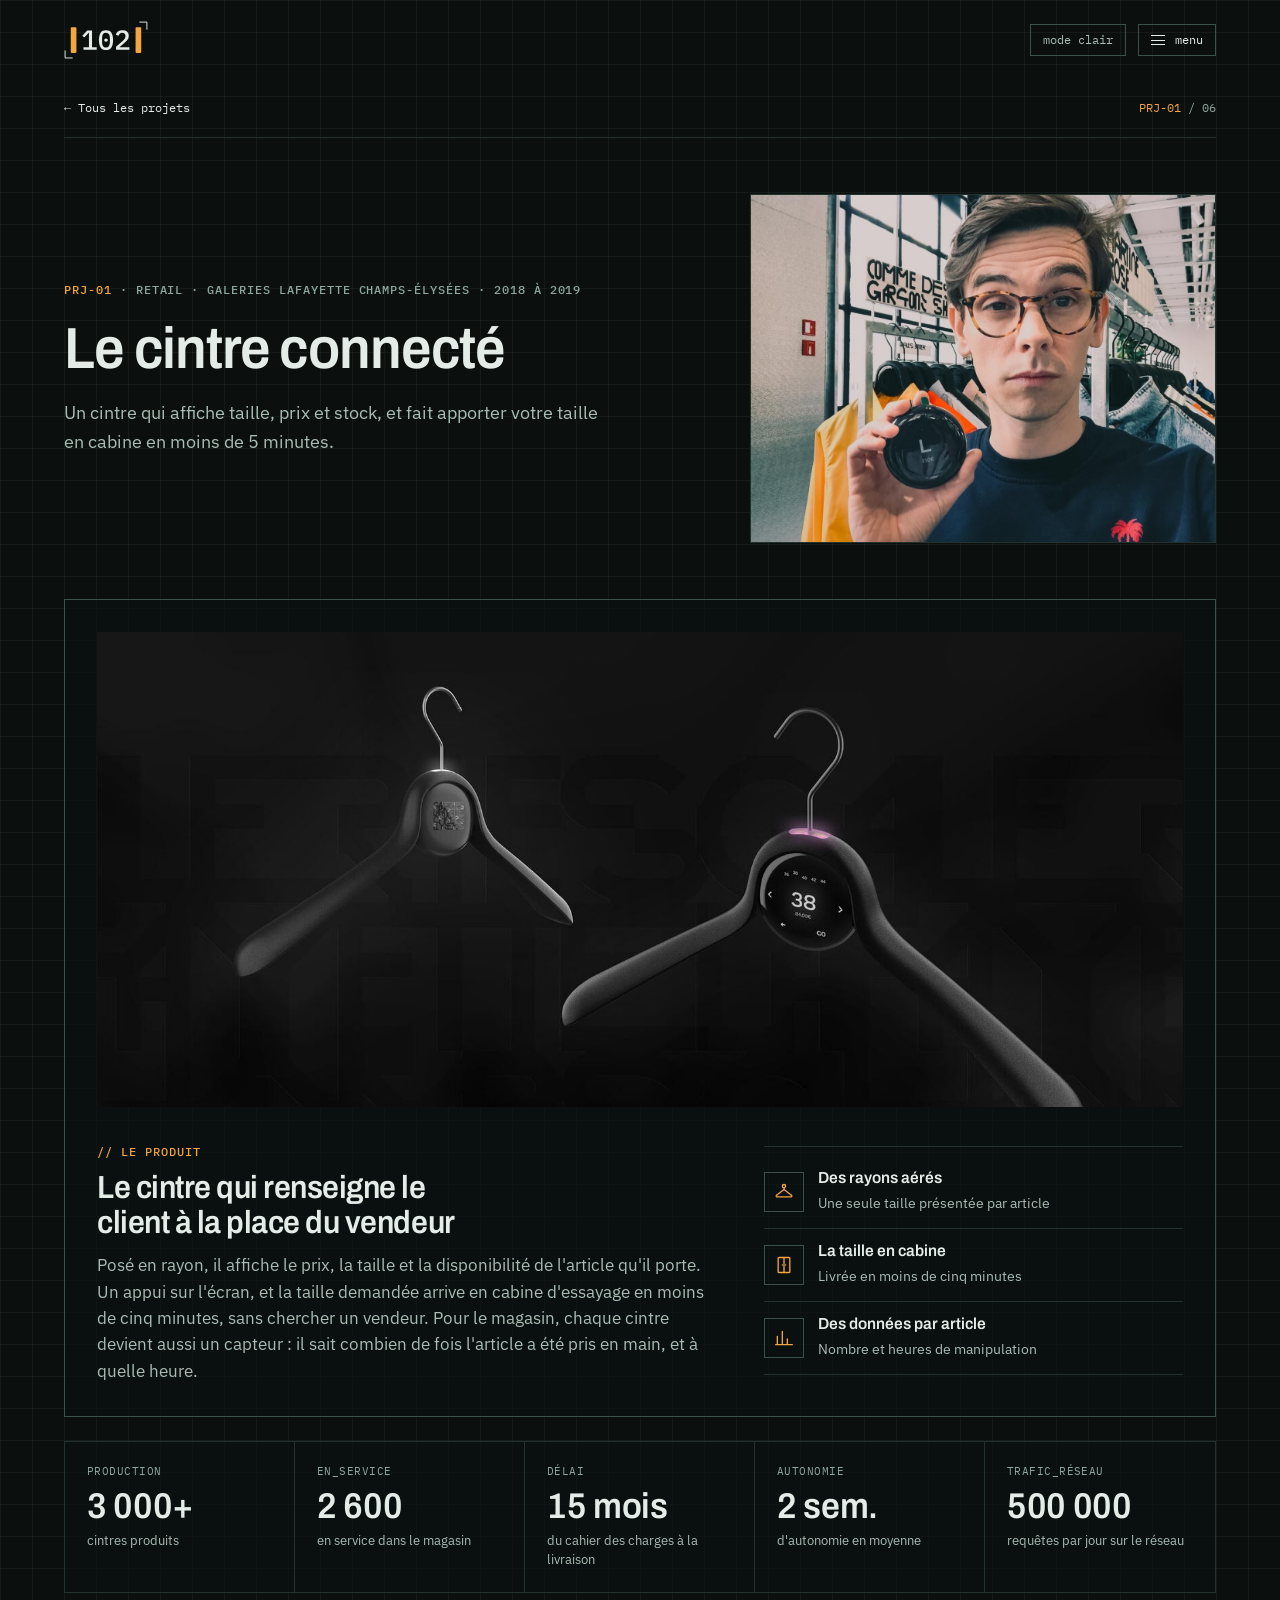
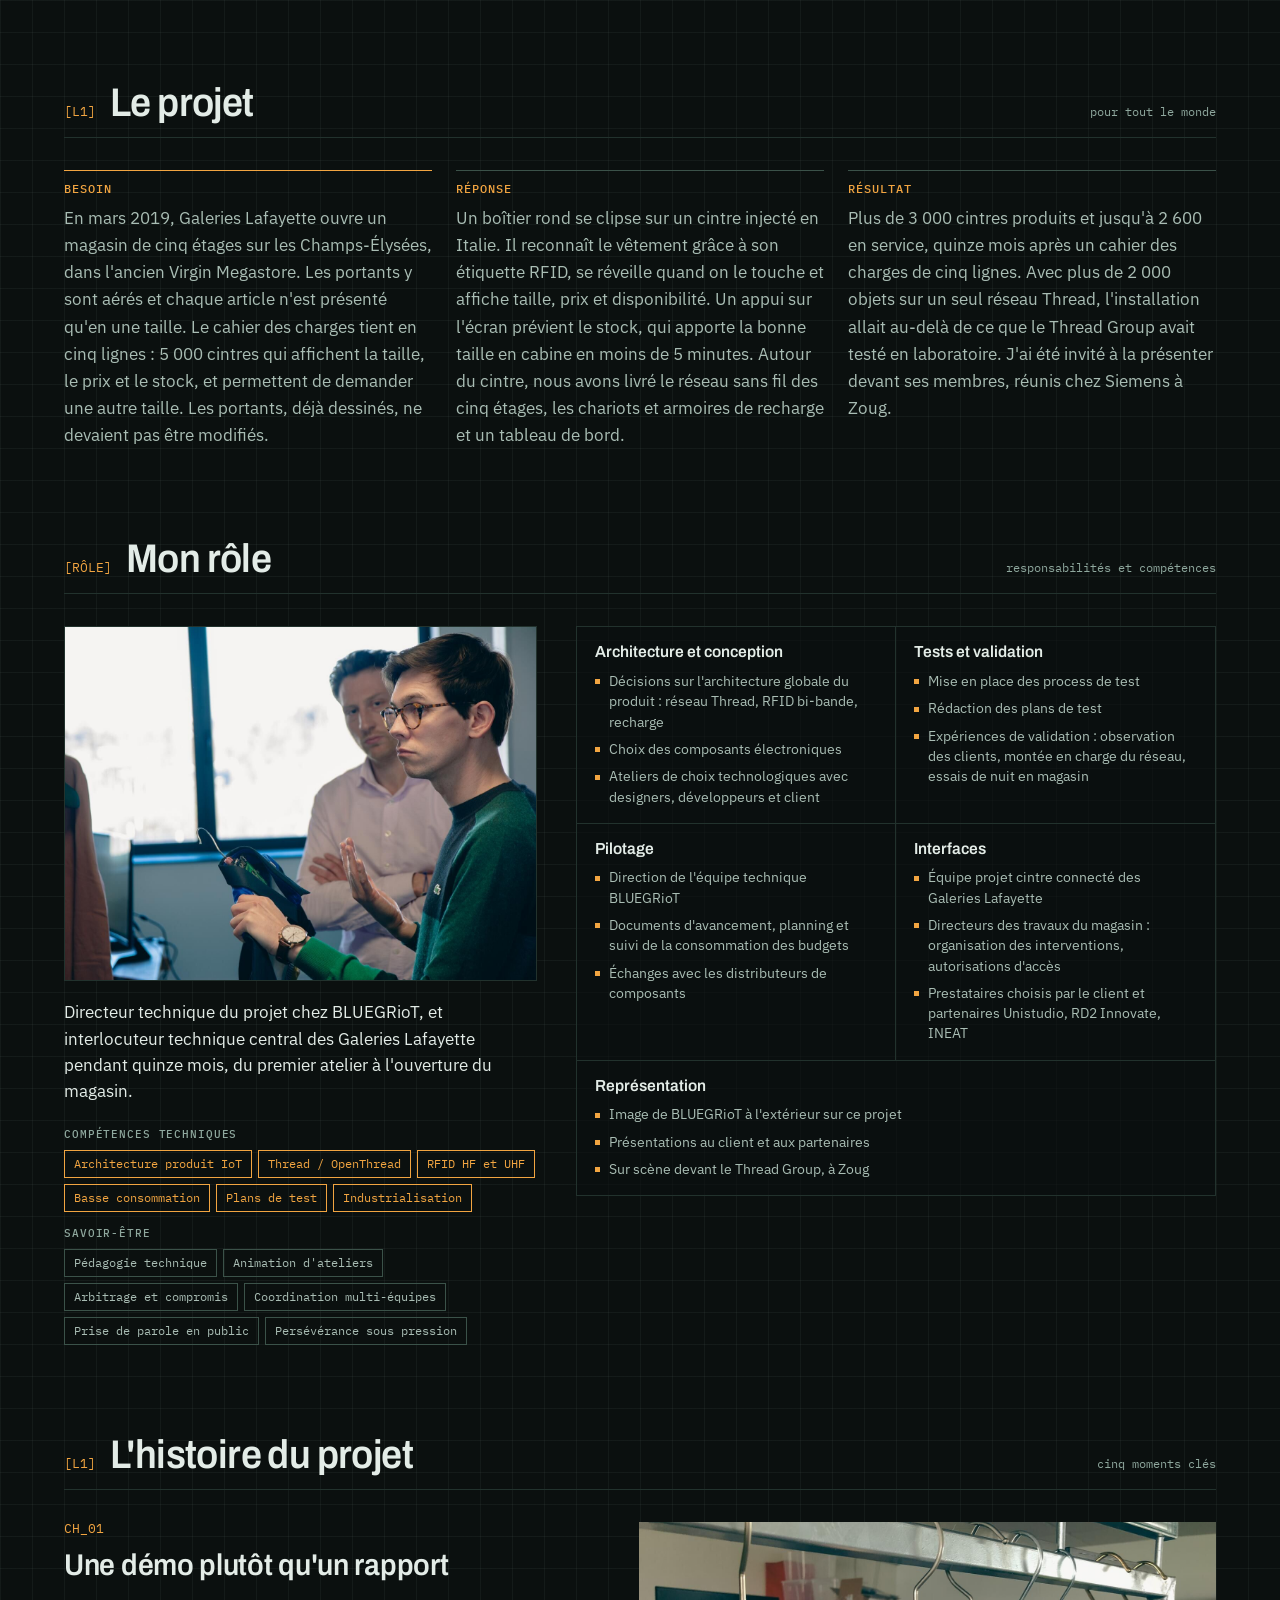
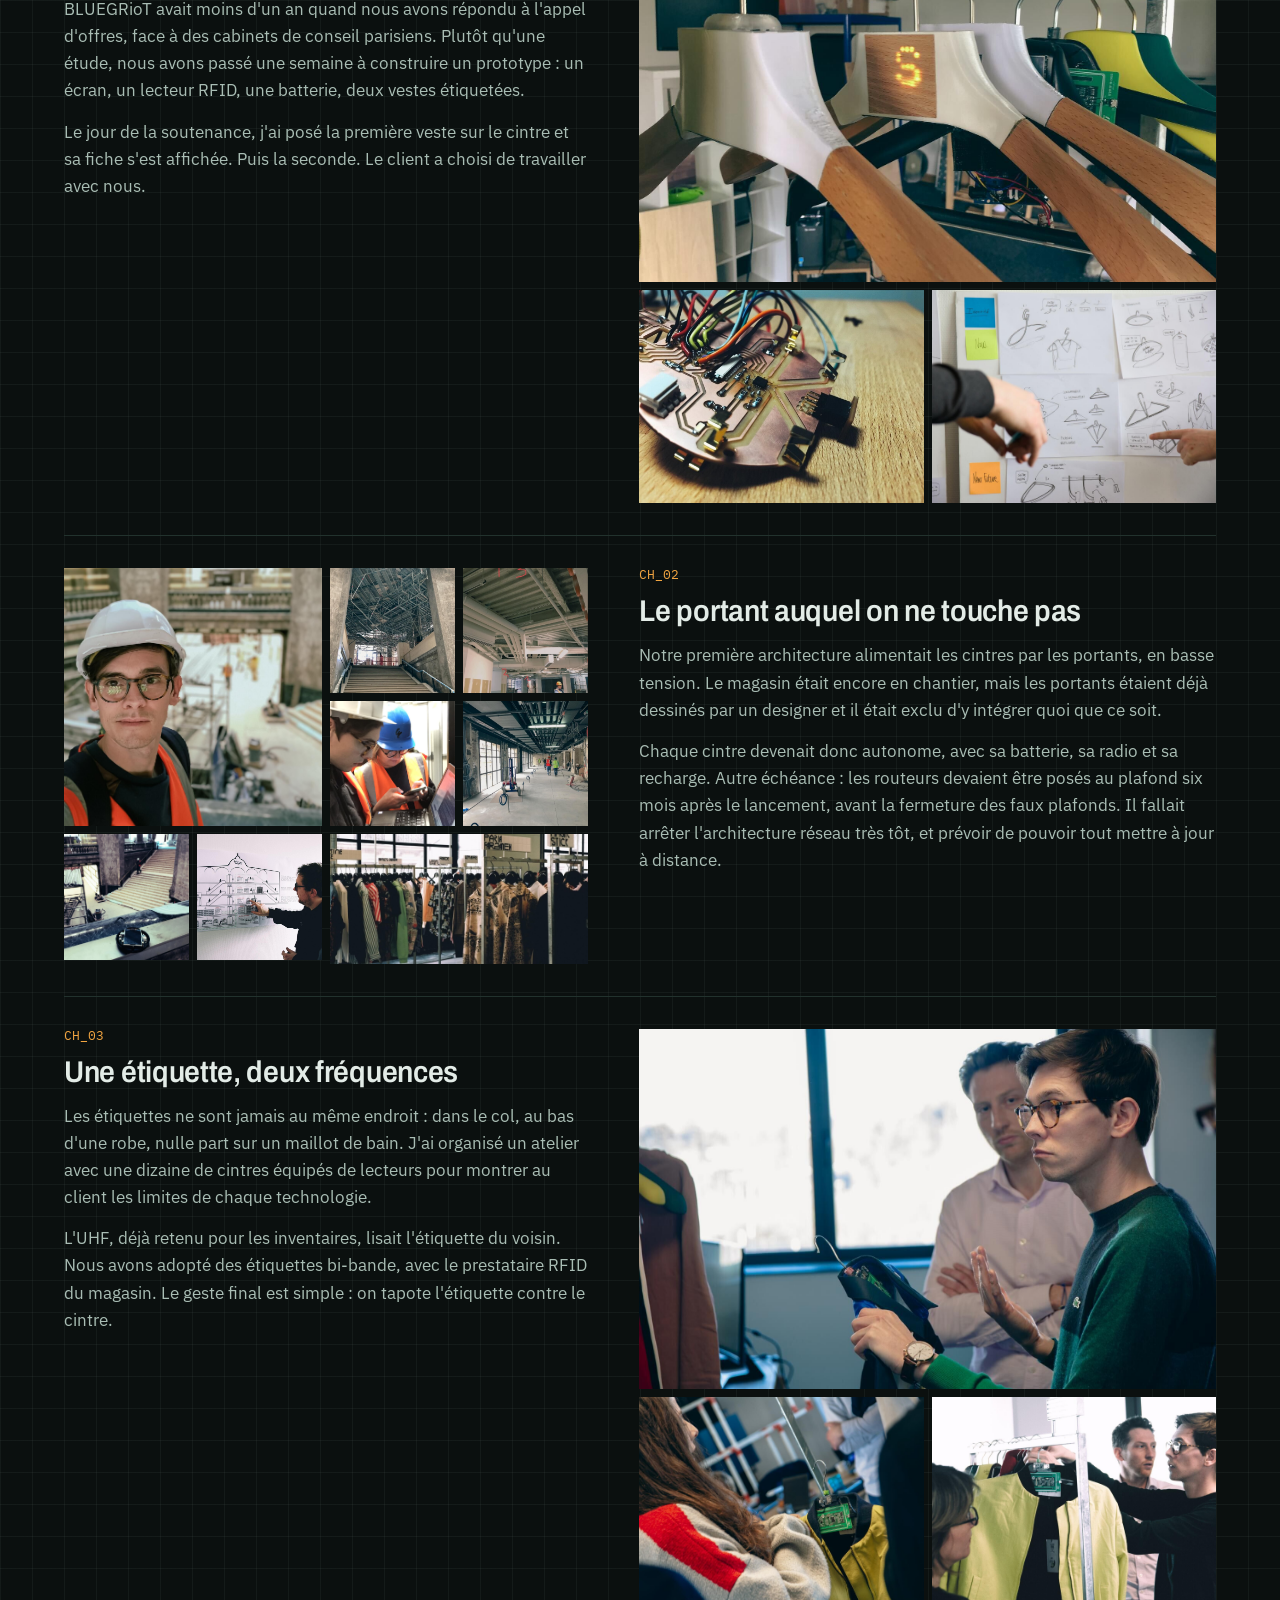
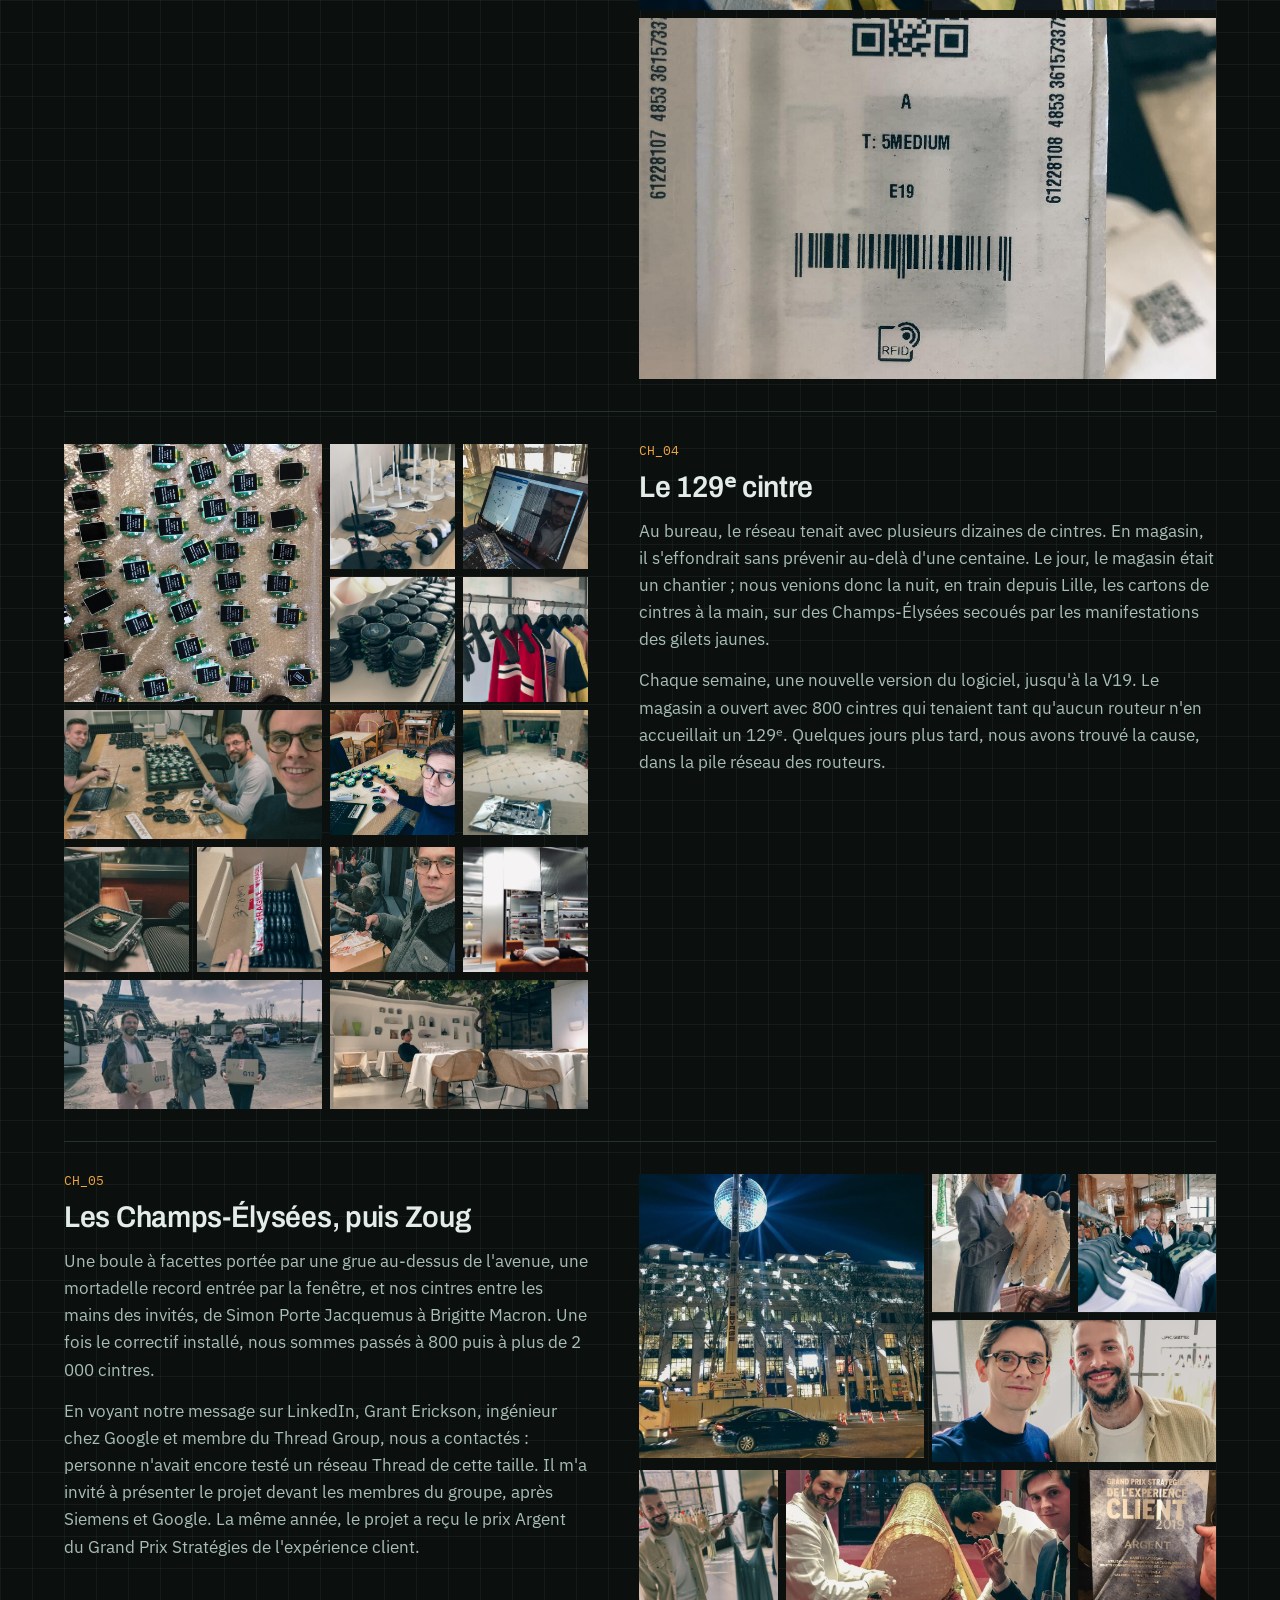
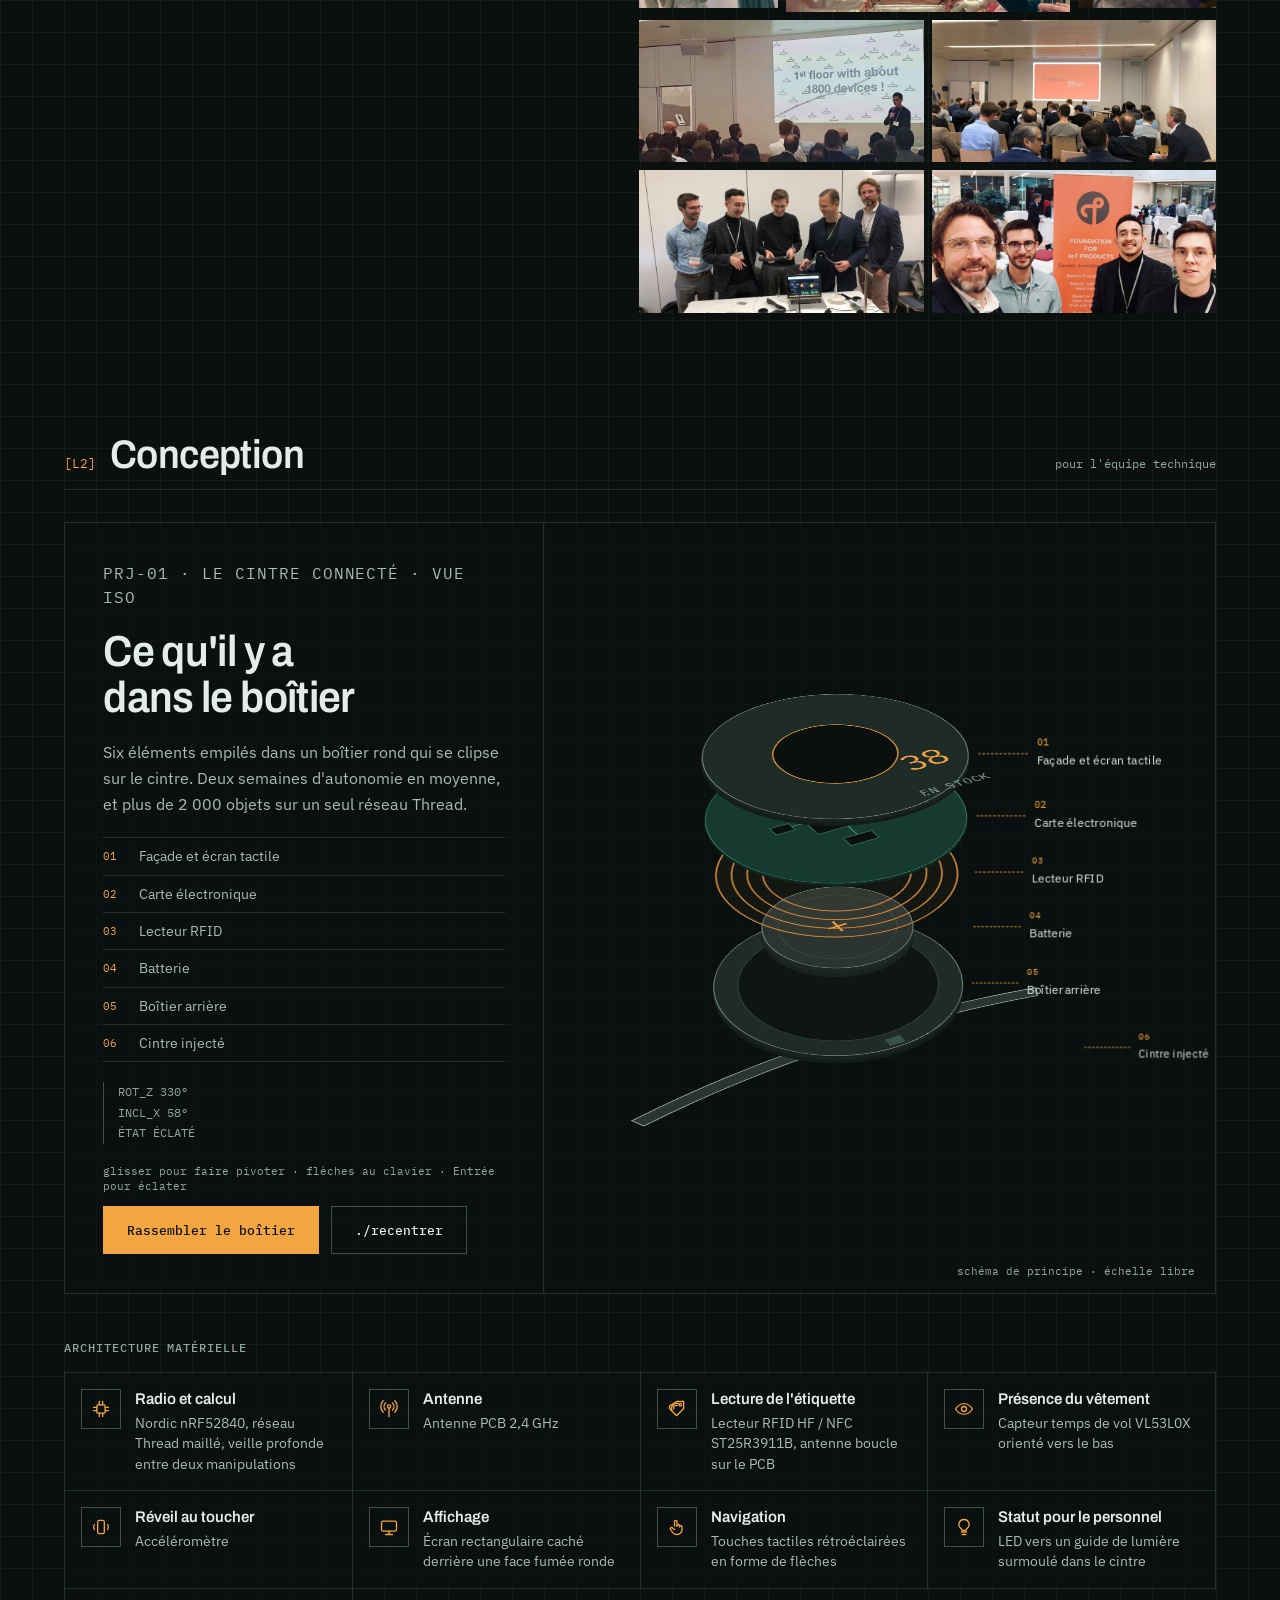
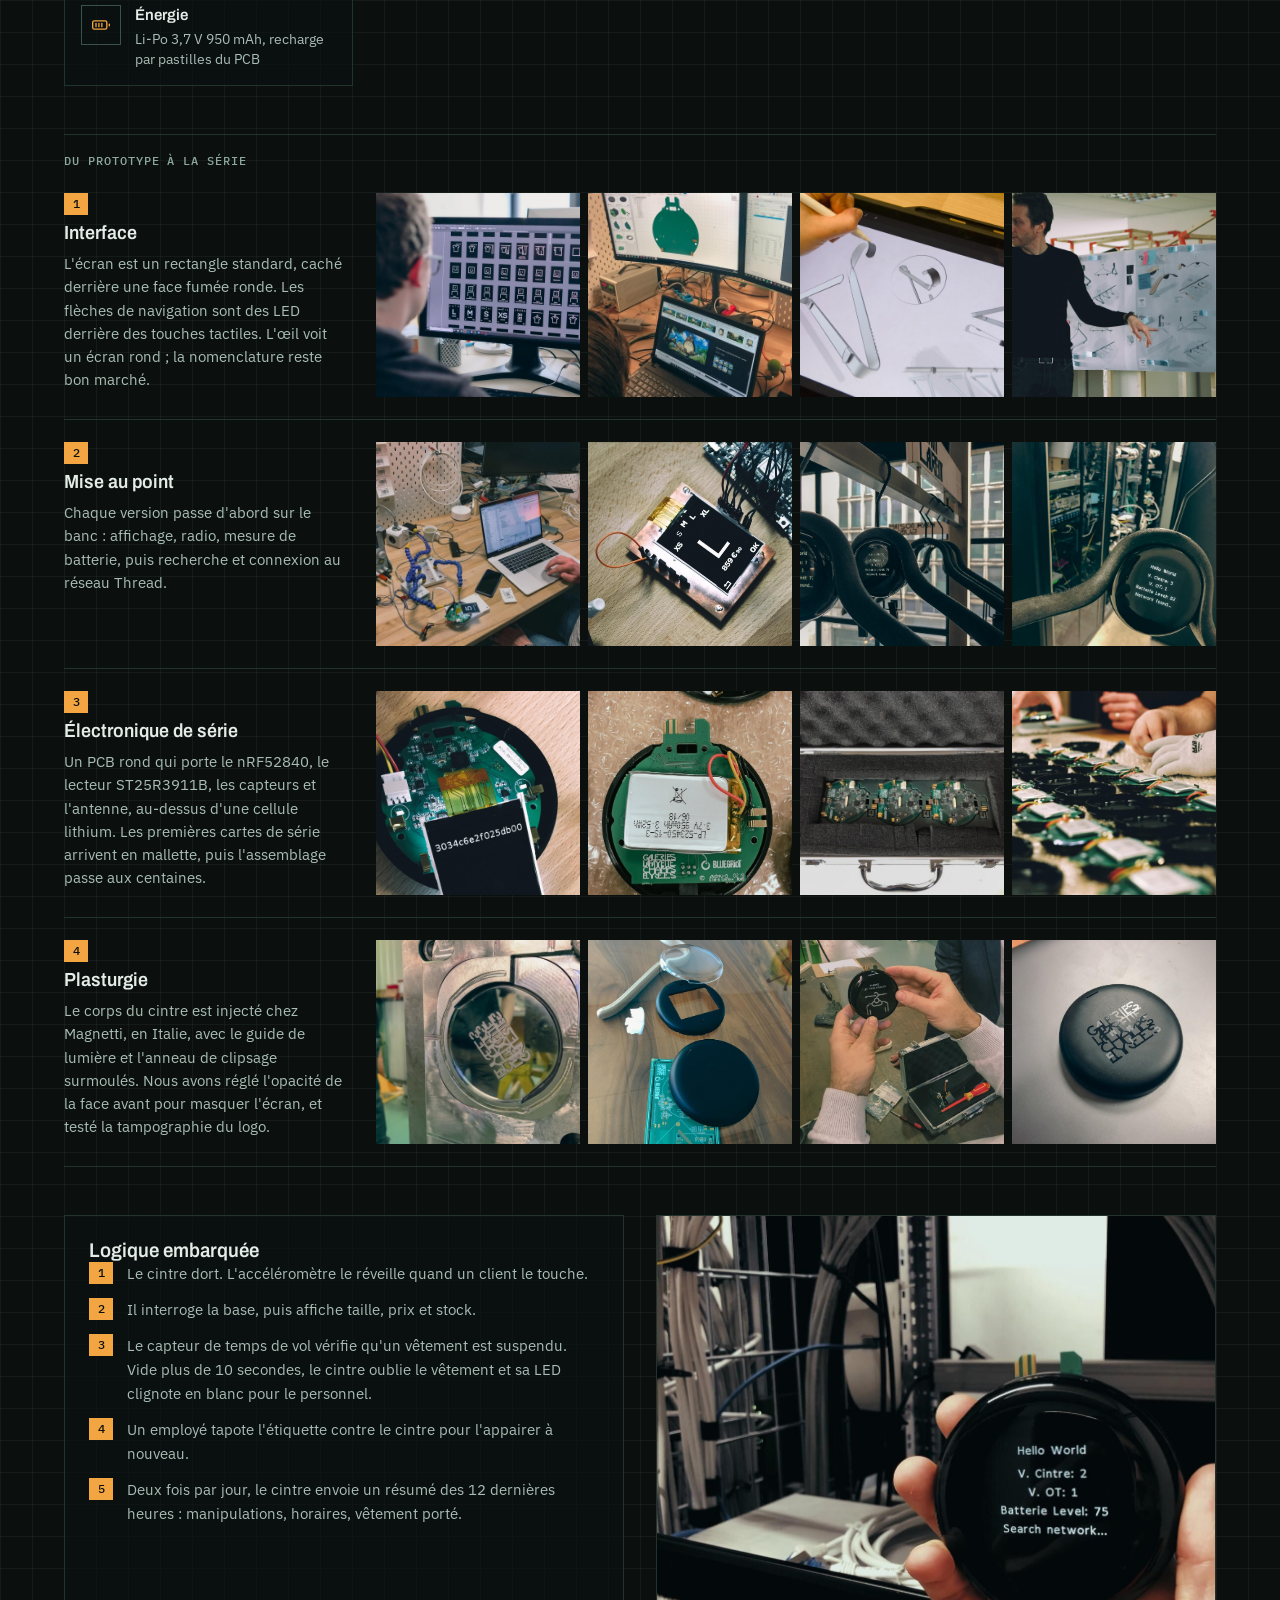
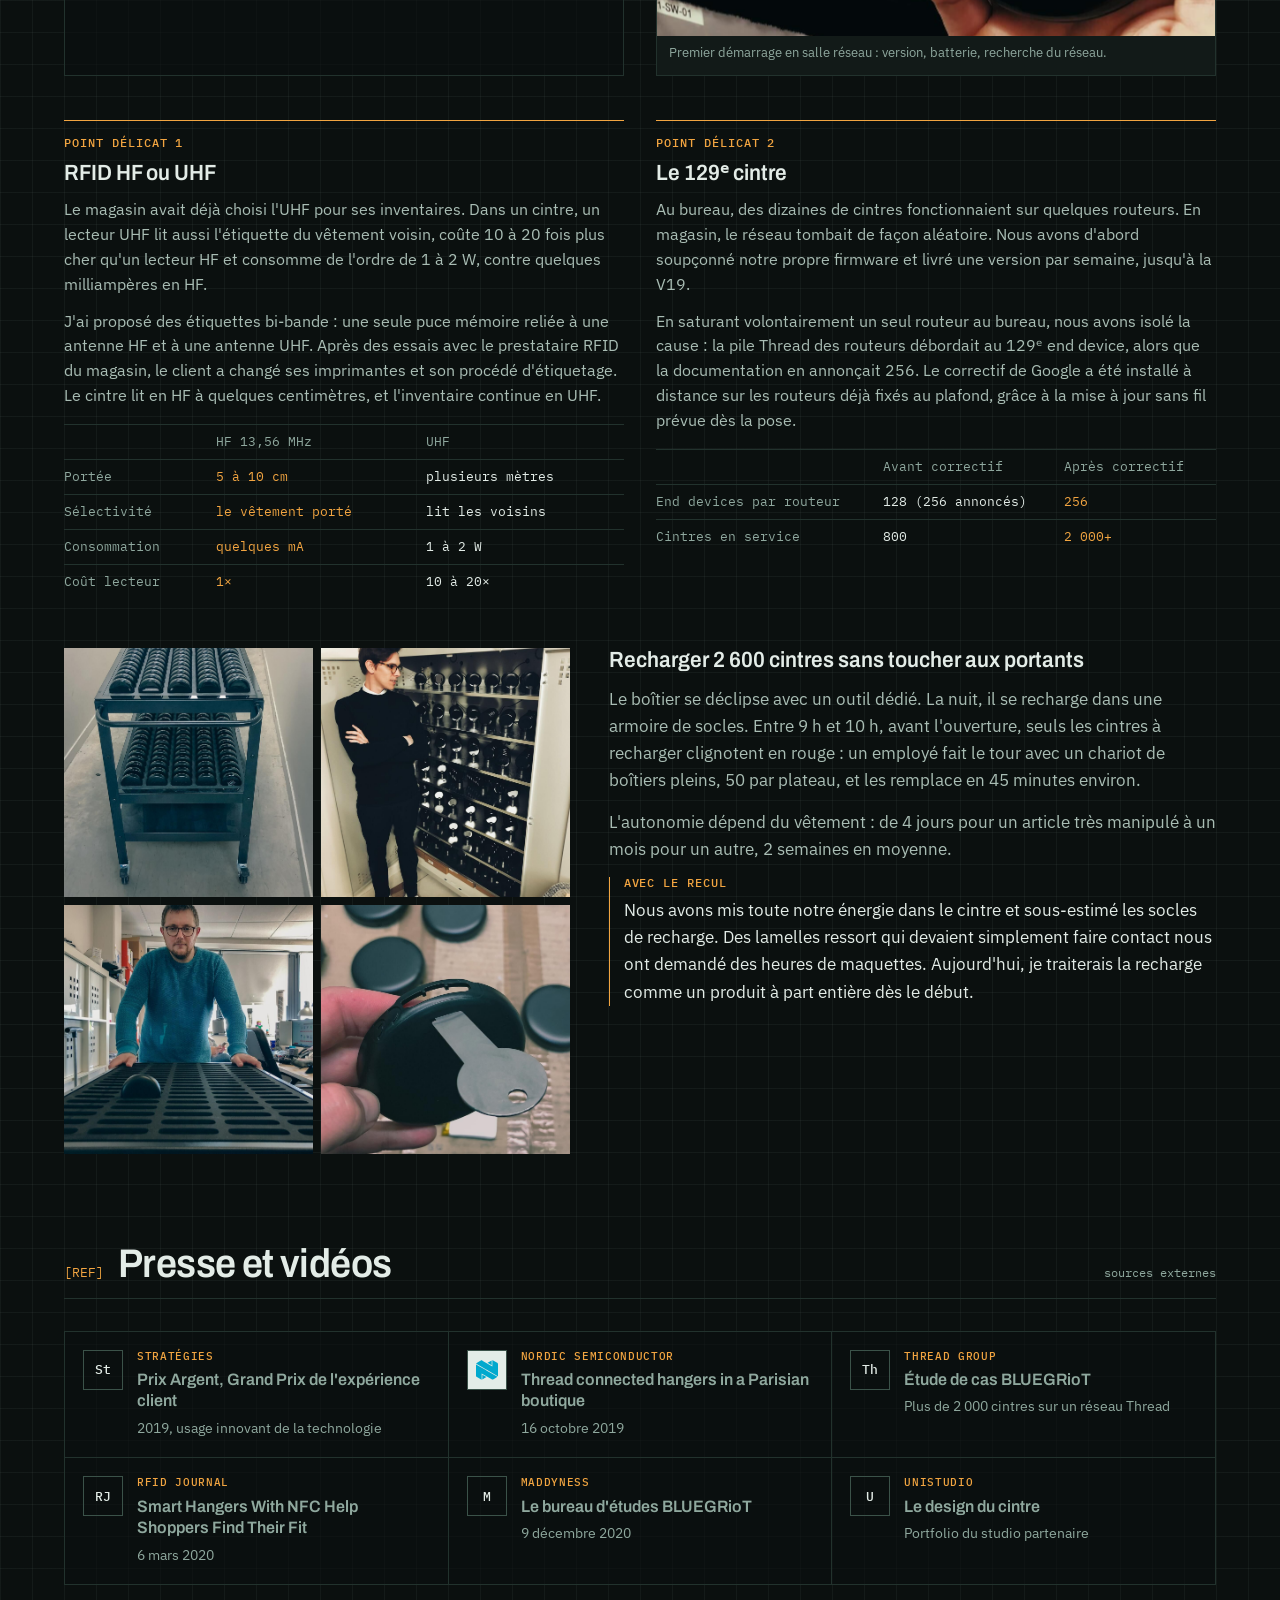
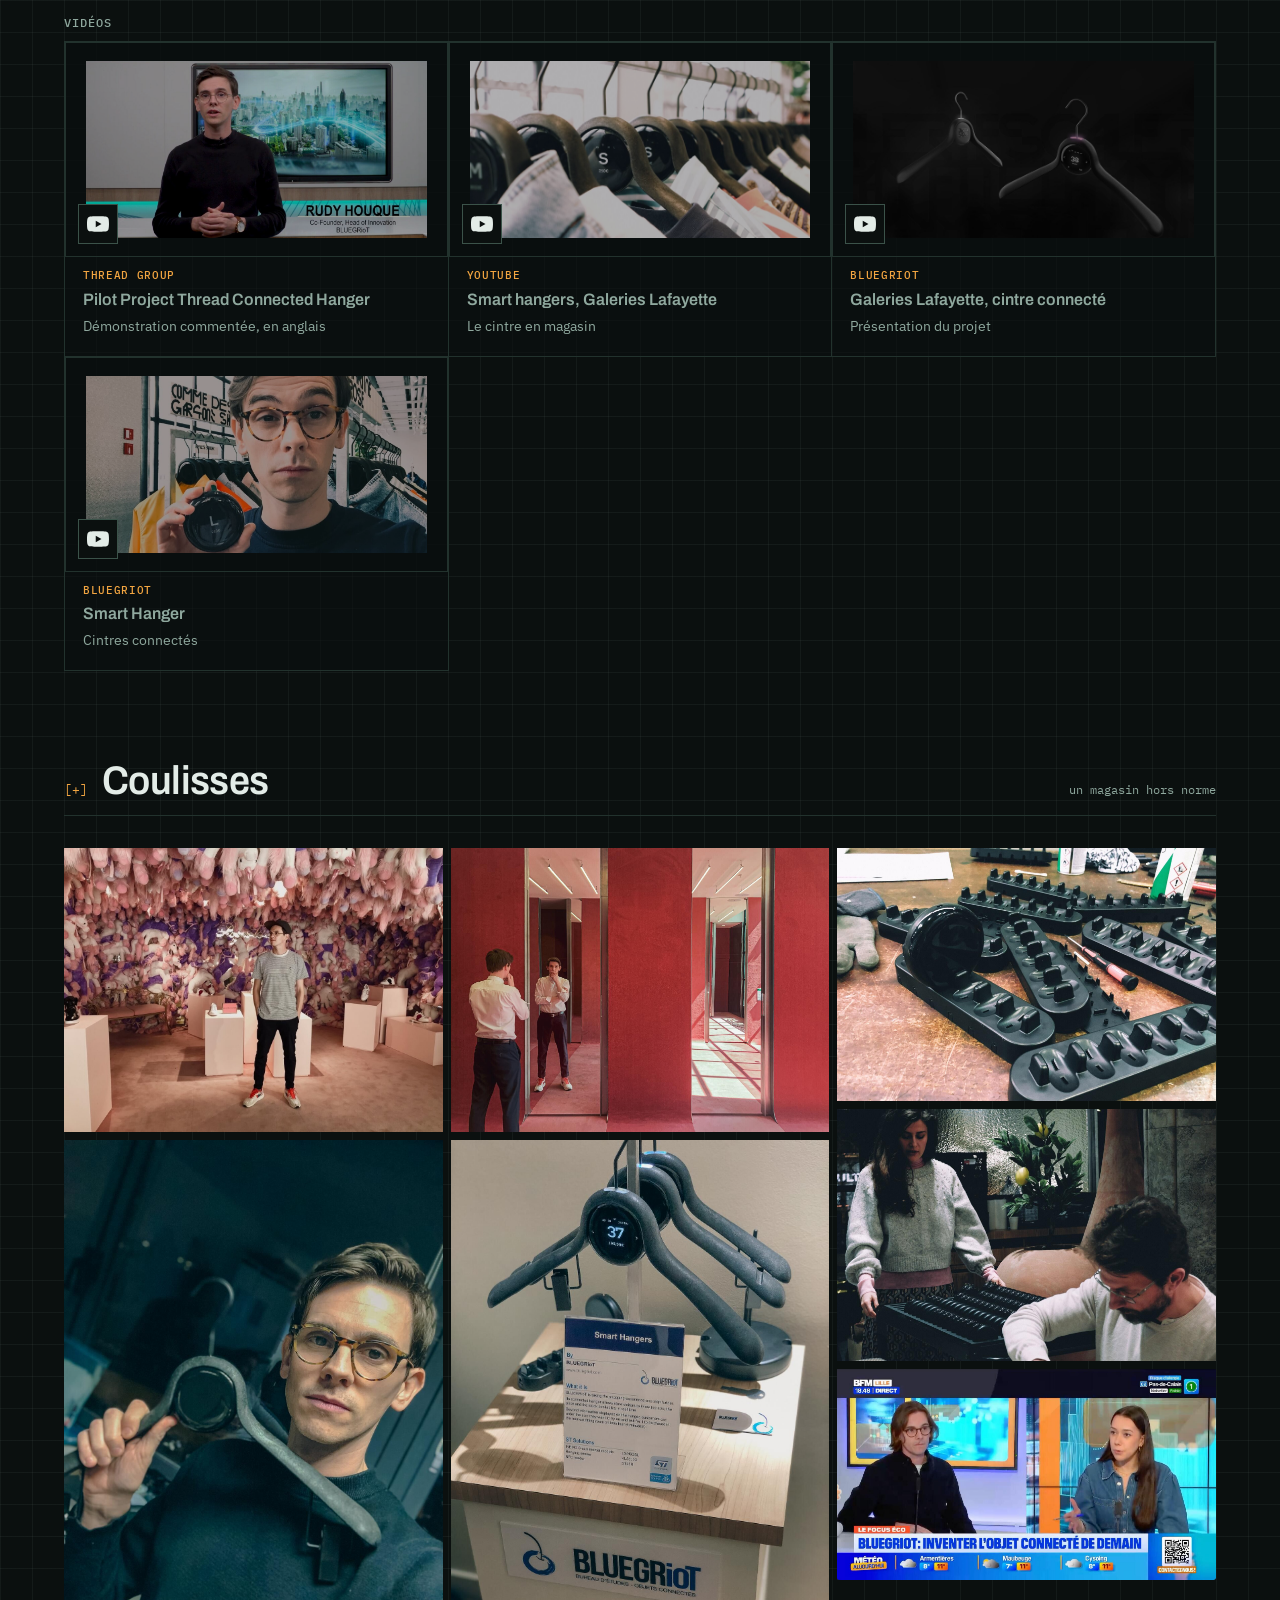
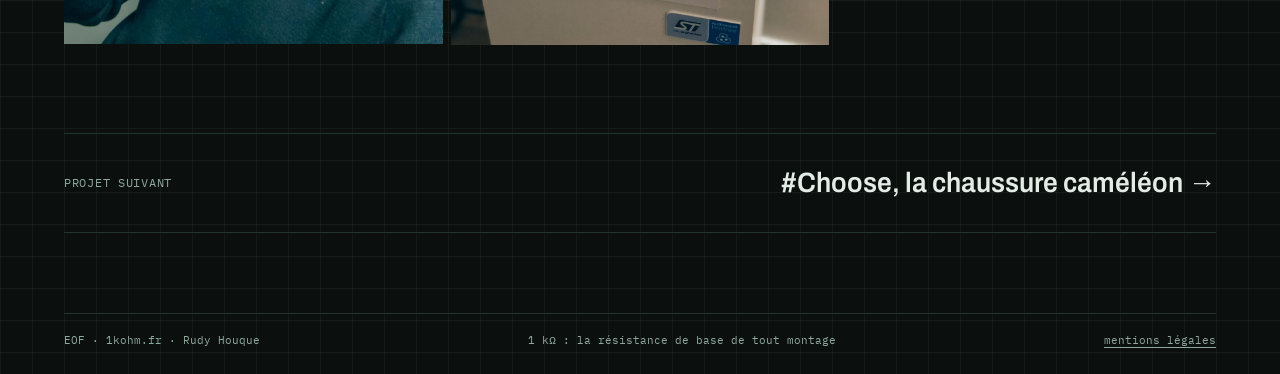
<file: cintre-connecte/index.html>
<!doctype html>
<html lang="fr" data-theme="dark">
<head>
<meta charset="utf-8">
<meta name="viewport" content="width=device-width, initial-scale=1, viewport-fit=cover">
<title>Le cintre connecté des Galeries Lafayette · Rudy Houque</title>
<meta name="description" content="Plus de 3 000 cintres connectés en Thread et RFID pour les Galeries Lafayette Champs-Élysées : architecture, tests, déploiement. Prix Argent Stratégies 2019.">
<link rel="canonical" href="https://1kohm.fr/cintre-connecte/">
<meta property="og:type" content="website">
<meta property="og:locale" content="fr_FR">
<meta property="og:title" content="Le cintre connecté des Galeries Lafayette · Rudy Houque">
<meta property="og:description" content="Plus de 3 000 cintres connectés en Thread et RFID pour les Galeries Lafayette Champs-Élysées : architecture, tests, déploiement. Prix Argent Stratégies 2019.">
<meta property="og:url" content="https://1kohm.fr/cintre-connecte/">
<meta property="og:image" content="https://1kohm.fr/img/cintre/design-final.jpg">
<link rel="icon" href="/favicon.svg" type="image/svg+xml">
<link rel="icon" href="/favicon.ico" sizes="32x32">
<link rel="apple-touch-icon" href="/img/marque/apple-touch-icon-180.png">
<link rel="preload" href="/assets/fonts/archivo-wdth.woff2" as="font" type="font/woff2" crossorigin>
<script>document.documentElement.classList.add('js');try{var t=localStorage.getItem('theme');if(t)document.documentElement.setAttribute('data-theme',t)}catch(e){}</script>
<link rel="stylesheet" href="/assets/site.css?v=20261109f">
<script defer src="https://cloud.umami.is/script.js" data-website-id="324cd797-ee55-44f8-921b-9b1022fabcf0"></script>
</head>
<body>
<a class="skip" href="#p-cintre">Aller au contenu</a>
<div class="wrap">
  <header class="top">
    <a class="brand" href="/" aria-label="1kohm, accueil"><svg class="brand-mark" viewBox="26.5 4.5 267 120" aria-hidden="true" focusable="false"><g fill="none" stroke="currentColor" stroke-width="3"><polyline points="266,8 290,8 290,32"/><polyline points="54,122 30,122 30,98"/></g><g class="brand-term"><rect x="48" y="24" width="18" height="82" rx="3"/><rect x="254" y="24" width="18" height="82" rx="3"/></g><path fill="currentColor" d="M88.54 96V87.82H105.79V41.79H105.09L90.83 57.02L84.76 51.56L100.42 34.58H115.65V87.82H130.52V96Z M160 97.06Q154.19 97.06 149.92 94.9Q145.66 92.74 142.88 88.7Q140.11 84.65 138.79 78.75Q137.47 72.86 137.47 65.29Q137.47 57.81 138.79 51.87Q140.11 45.93 142.88 41.88Q145.66 37.83 149.92 35.68Q154.19 33.52 160 33.52Q165.81 33.52 170.08 35.68Q174.34 37.83 177.12 41.88Q179.89 45.93 181.21 51.87Q182.53 57.81 182.53 65.29Q182.53 72.86 181.21 78.75Q179.89 84.65 177.12 88.7Q174.34 92.74 170.08 94.9Q165.81 97.06 160 97.06ZM160 88.96Q166.69 88.96 169.55 83.99Q172.41 79.02 172.41 70.57V60.01Q172.41 51.56 169.55 46.59Q166.69 41.62 160 41.62Q156.66 41.62 154.28 42.89Q151.9 44.17 150.41 46.59Q148.91 49.01 148.25 52.4Q147.59 55.78 147.59 60.01V70.57Q147.59 74.79 148.25 78.18Q148.91 81.57 150.41 83.99Q151.9 86.41 154.28 87.68Q156.66 88.96 160 88.96ZM160 70.48Q156.92 70.48 155.73 69.25Q154.54 68.02 154.54 66.26V64.32Q154.54 62.56 155.73 61.33Q156.92 60.1 160 60.1Q163.08 60.1 164.27 61.33Q165.46 62.56 165.46 64.32V66.26Q165.46 68.02 164.27 69.25Q163.08 70.48 160 70.48Z M234.36 96H191.94V86.58L212.01 69.07Q216.76 64.85 219.36 61.06Q221.95 57.28 221.95 53.06V52.09Q221.95 47.25 219.31 44.65Q216.67 42.06 211.66 42.06Q206.55 42.06 203.78 44.78Q201.01 47.51 199.78 51.74L191.15 48.48Q192.03 45.58 193.7 42.89Q195.38 40.21 197.97 38.1Q200.57 35.98 204.13 34.75Q207.7 33.52 212.36 33.52Q217.11 33.52 220.85 34.88Q224.59 36.25 227.14 38.62Q229.7 41 231.02 44.3Q232.34 47.6 232.34 51.56Q232.34 55.26 231.24 58.38Q230.14 61.5 228.16 64.36Q226.18 67.22 223.45 69.86Q220.72 72.5 217.46 75.14L202.59 87.64H234.36Z"/></svg></a>
    <nav class="nav" id="nav" aria-label="Navigation principale">
      <a href="/projets/" aria-current="true"><b>[01]</b> projets</a>
      <a href="/technologies/"><b>[02]</b> technologies</a>
      <a href="/salons/"><b>[03]</b> salons</a>
      <a href="/parcours/"><b>[04]</b> parcours</a>
      <a href="/#contact"><b>[05]</b> contact</a>
    </nav>
    <button class="theme" id="themeBtn" type="button">mode sombre</button>
    <button class="menu-btn" id="menuBtn" type="button" aria-expanded="false" aria-controls="nav"><span class="menu-ico" aria-hidden="true"><i></i><i></i><i></i></span><span class="menu-lbl">menu</span></button>
  </header>
</div>

<main class="view" id="p-cintre">
  <div class="wrap">
    <div class="crumbs"><a href="/projets/">← Tous les projets</a><span class="id"><b>PRJ-01</b> / 06</span></div>

    <div class="p-hero">
      <div>
        <div class="eyebrow"><b>PRJ-01</b> · Retail · Galeries Lafayette Champs-Élysées · 2018 à 2019</div>
        <h1>Le cintre connecté</h1>
        <p>Un cintre qui affiche taille, prix et stock, et fait apporter votre taille en cabine en moins de 5 minutes.</p>
      </div>
      <figure class="pic zoom"><img fetchpriority="high" src="/img/cintre/rudy.jpg" alt="Rudy Houque tenant un boîtier de cintre connecté dans le magasin"></figure>
    </div>

    <div class="pitchbox">
      <figure class="pb-vis pic zoom"><img src="/img/cintre/design-final.jpg" alt="Rendu du design final du cintre connecté des Galeries Lafayette Champs-Élysées : écran rond affichant la taille 38 et le prix"></figure>
      <div class="pb-txt"><span class="pb-eye">Le produit</span><h2>Le cintre qui renseigne le client à la place du vendeur</h2><p>Posé en rayon, il affiche le prix, la taille et la disponibilité de l'article qu'il porte. Un appui sur l'écran, et la taille demandée arrive en cabine d'essayage en moins de cinq minutes, sans chercher un vendeur. Pour le magasin, chaque cintre devient aussi un capteur : il sait combien de fois l'article a été pris en main, et à quelle heure.</p></div>
      <ul class="pb-ben"><li><span class="ic"><svg viewBox="0 0 24 24" fill="none" stroke="currentColor" stroke-width="1.6" stroke-linecap="round" stroke-linejoin="round" aria-hidden="true"><path d="M12 7a2 2 0 1 1 2-2c0 1-2 1.5-2 3v1"/><path d="M12 9 3 16a1 1 0 0 0 .6 1.8h16.8a1 1 0 0 0 .6-1.8z"/></svg></span><div><b>Des rayons aérés</b><span>Une seule taille présentée par article</span></div></li><li><span class="ic"><svg viewBox="0 0 24 24" fill="none" stroke="currentColor" stroke-width="1.6" stroke-linecap="round" stroke-linejoin="round" aria-hidden="true"><rect x="5" y="3" width="14" height="18" rx="1"/><path d="M12 3v18M10 12h0M14 12h0"/></svg></span><div><b>La taille en cabine</b><span>Livrée en moins de cinq minutes</span></div></li><li><span class="ic"><svg viewBox="0 0 24 24" fill="none" stroke="currentColor" stroke-width="1.6" stroke-linecap="round" stroke-linejoin="round" aria-hidden="true"><path d="M4 20V10M10 20V4M16 20v-7M22 20H2"/></svg></span><div><b>Des données par article</b><span>Nombre et heures de manipulation</span></div></li></ul>
    </div>
    <div class="kf">
      <div><small>PRODUCTION</small><b>3 000+</b><span>cintres produits</span></div>
      <div><small>EN_SERVICE</small><b>2 600</b><span>en service dans le magasin</span></div>
      <div><small>DÉLAI</small><b>15 mois</b><span>du cahier des charges à la livraison</span></div>
      <div><small>AUTONOMIE</small><b>2 sem.</b><span>d'autonomie en moyenne</span></div>
      <div><small>TRAFIC_RÉSEAU</small><b>500 000</b><span>requêtes par jour sur le réseau</span></div>
    </div>

    <!-- L1 -->
    <div class="lay">
      <div class="lay-head"><code>L1</code><h2>Le projet</h2><span>pour tout le monde</span></div>
      <dl class="story">
        <div><dt>Besoin</dt><dd>En mars 2019, Galeries Lafayette ouvre un magasin de cinq étages sur les Champs-Élysées, dans l'ancien Virgin Megastore. Les portants y sont aérés et chaque article n'est présenté qu'en une taille. Le cahier des charges tient en cinq lignes : 5 000 cintres qui affichent la taille, le prix et le stock, et permettent de demander une autre taille. Les portants, déjà dessinés, ne devaient pas être modifiés.</dd></div>
        <div><dt>Réponse</dt><dd>Un boîtier rond se clipse sur un cintre injecté en Italie. Il reconnaît le vêtement grâce à son étiquette RFID, se réveille quand on le touche et affiche taille, prix et disponibilité. Un appui sur l'écran prévient le stock, qui apporte la bonne taille en cabine en moins de 5 minutes. Autour du cintre, nous avons livré le réseau sans fil des cinq étages, les chariots et armoires de recharge et un tableau de bord.</dd></div>
        <div><dt>Résultat</dt><dd>Plus de 3 000 cintres produits et jusqu'à 2 600 en service, quinze mois après un cahier des charges de cinq lignes. Avec plus de 2 000 objets sur un seul réseau Thread, l'installation allait au-delà de ce que le Thread Group avait testé en laboratoire. J'ai été invité à la présenter devant ses membres, réunis chez Siemens à Zoug.</dd></div>
      </dl>

    </div>

    <div class="lay">
      <div class="lay-head"><code>RÔLE</code><h2>Mon rôle</h2><span>responsabilités et compétences</span></div>
      <div class="rolebox">
        <div class="rb-intro">
          <figure class="pic zoom rb-pic"><img loading="lazy" src="/img/cintre/workshop-rfid-rudy.jpg" alt="Animation de l'atelier RFID avec l'équipe du client"></figure>
          <p class="lead">Directeur technique du projet chez BLUEGRioT, et interlocuteur technique central des Galeries Lafayette pendant quinze mois, du premier atelier à l'ouverture du magasin.</p>
          <div class="skills"><h3 class="sk-h">Compétences techniques</h3><div class="chips-s"><span>Architecture produit IoT</span><span>Thread / OpenThread</span><span>RFID HF et UHF</span><span>Basse consommation</span><span>Plans de test</span><span>Industrialisation</span></div><h3 class="sk-h">Savoir-être</h3><div class="chips-s soft"><span>Pédagogie technique</span><span>Animation d'ateliers</span><span>Arbitrage et compromis</span><span>Coordination multi-équipes</span><span>Prise de parole en public</span><span>Persévérance sous pression</span></div></div>
        </div>
        <div class="rb-groups"><section class="rg"><h3>Architecture et conception</h3><ul><li>Décisions sur l'architecture globale du produit : réseau Thread, RFID bi-bande, recharge</li><li>Choix des composants électroniques</li><li>Ateliers de choix technologiques avec designers, développeurs et client</li></ul></section><section class="rg"><h3>Tests et validation</h3><ul><li>Mise en place des process de test</li><li>Rédaction des plans de test</li><li>Expériences de validation : observation des clients, montée en charge du réseau, essais de nuit en magasin</li></ul></section><section class="rg"><h3>Pilotage</h3><ul><li>Direction de l'équipe technique BLUEGRioT</li><li>Documents d'avancement, planning et suivi de la consommation des budgets</li><li>Échanges avec les distributeurs de composants</li></ul></section><section class="rg"><h3>Interfaces</h3><ul><li>Équipe projet cintre connecté des Galeries Lafayette</li><li>Directeurs des travaux du magasin : organisation des interventions, autorisations d'accès</li><li>Prestataires choisis par le client et partenaires Unistudio, RD2 Innovate, INEAT</li></ul></section><section class="rg"><h3>Représentation</h3><ul><li>Image de BLUEGRioT à l'extérieur sur ce projet</li><li>Présentations au client et aux partenaires</li><li>Sur scène devant le Thread Group, à Zoug</li></ul></section></div>
      </div>
    </div>

    <!-- RÉCIT -->
    <div class="lay">
      <div class="lay-head"><code>L1</code><h2>L'histoire du projet</h2><span>cinq moments clés</span></div>

      <article class="chap">
        <div class="txt">
          <span class="n">01</span>
          <h3>Une démo plutôt qu'un rapport</h3>
          <p>BLUEGRioT avait moins d'un an quand nous avons répondu à l'appel d'offres, face à des cabinets de conseil parisiens. Plutôt qu'une étude, nous avons passé une semaine à construire un prototype : un écran, un lecteur RFID, une batterie, deux vestes étiquetées.</p>
          <p>Le jour de la soutenance, j'ai posé la première veste sur le cintre et sa fiche s'est affichée. Puis la seconde. Le client a choisi de travailler avec nous.</p>
        </div>
        <div class="imgs two">
          <figure class="pic zoom wide"><img loading="lazy" src="/img/cintre/prototypage-cintre.jpg" alt="Un des premiers prototypes fonctionnels, avec un afficheur de taille"></figure>
          <figure class="pic zoom"><img loading="lazy" src="/img/cintre/prot.jpg" alt="Premier prototype de carte, PCB usiné à l'atelier"></figure>
          <figure class="pic zoom"><img loading="lazy" src="/img/cintre/cintre-concept.jpg" alt="Premières esquisses du cintre lors de l'atelier de design"></figure>
        </div>
      </article>

      <article class="chap flip">
        <div class="txt">
          <span class="n">02</span>
          <h3>Le portant auquel on ne touche pas</h3>
          <p>Notre première architecture alimentait les cintres par les portants, en basse tension. Le magasin était encore en chantier, mais les portants étaient déjà dessinés par un designer et il était exclu d'y intégrer quoi que ce soit.</p>
          <p>Chaque cintre devenait donc autonome, avec sa batterie, sa radio et sa recharge. Autre échéance : les routeurs devaient être posés au plafond six mois après le lancement, avant la fermeture des faux plafonds. Il fallait arrêter l'architecture réseau très tôt, et prévoir de pouvoir tout mettre à jour à distance.</p>
        </div>
        <div class="mosaic">
          <figure class="pic zoom big"><img loading="lazy" src="/img/cintre/chantier.jpg" alt="Sur le chantier du magasin, casque sur la tête"></figure>
          <figure class="pic zoom"><img loading="lazy" src="/img/cintre/chnatier-encoree.jpg" alt="Le grand escalier sous échafaudages"></figure>
          <figure class="pic zoom"><img loading="lazy" src="/img/cintre/installation-routeurs.jpg" alt="Repérage de l'emplacement d'un routeur au plafond"></figure>
          <figure class="pic zoom"><img loading="lazy" src="/img/cintre/img-7886.jpg" alt="Premiers tests réseau en tenue de chantier"></figure>
          <figure class="pic zoom"><img loading="lazy" src="/img/cintre/chantier-encore.jpg" alt="Un étage du magasin en travaux"></figure>
          <figure class="pic zoom"><img loading="lazy" src="/img/cintre/img_7648.jpg" alt="Un boîtier posé sur la rampe de l'escalier en chantier"></figure>
          <figure class="pic zoom"><img loading="lazy" src="/img/cintre/flux.jpg" alt="Atelier sur l'implantation des cintres et des salles réseau"></figure>
          <figure class="pic zoom wide"><img loading="lazy" src="/img/cintre/pleins.jpg" alt="Le même magasin, une fois ouvert"></figure>
        </div>
      </article>

      <article class="chap">
        <div class="txt">
          <span class="n">03</span>
          <h3>Une étiquette, deux fréquences</h3>
          <p>Les étiquettes ne sont jamais au même endroit : dans le col, au bas d'une robe, nulle part sur un maillot de bain. J'ai organisé un atelier avec une dizaine de cintres équipés de lecteurs pour montrer au client les limites de chaque technologie.</p>
          <p>L'UHF, déjà retenu pour les inventaires, lisait l'étiquette du voisin. Nous avons adopté des étiquettes bi-bande, avec le prestataire RFID du magasin. Le geste final est simple : on tapote l'étiquette contre le cintre.</p>
        </div>
        <div class="imgs two">
          <figure class="pic zoom wide"><img loading="lazy" src="/img/cintre/workshop-rfid-rudy.jpg" alt="Atelier RFID : démonstration d'un lecteur à l'équipe du client"></figure>
          <figure class="pic zoom"><img loading="lazy" src="/img/cintre/workshop-rfid.jpg" alt="Un cintre prototype équipé d'un lecteur, pendant l'atelier"></figure>
          <figure class="pic zoom"><img loading="lazy" src="/img/cintre/elec.jpg" alt="Essais de lecture sur des vêtements du magasin"></figure>
          <figure class="pic zoom wide"><img loading="lazy" src="/img/cintre/etiquette-rfid.jpg" alt="L'étiquette finale, avec sa puce RFID bi-bande"></figure>
        </div>
      </article>

      <article class="chap flip">
        <div class="txt">
          <span class="n">04</span>
          <h3>Le 129ᵉ cintre</h3>
          <p>Au bureau, le réseau tenait avec plusieurs dizaines de cintres. En magasin, il s'effondrait sans prévenir au-delà d'une centaine. Le jour, le magasin était un chantier ; nous venions donc la nuit, en train depuis Lille, les cartons de cintres à la main, sur des Champs-Élysées secoués par les manifestations des gilets jaunes.</p>
          <p>Chaque semaine, une nouvelle version du logiciel, jusqu'à la V19. Le magasin a ouvert avec 800 cintres qui tenaient tant qu'aucun routeur n'en accueillait un 129ᵉ. Quelques jours plus tard, nous avons trouvé la cause, dans la pile réseau des routeurs.</p>
        </div>
        <div class="mosaic">
          <figure class="pic zoom big"><img loading="lazy" src="/img/cintre/test-cintre-bureau.jpg" alt="Des dizaines de cartes en test au bureau"></figure>
          <figure class="pic zoom"><img loading="lazy" src="/img/cintre/les-routeurs-noirs-er-blancs.jpg" alt="Les routeurs Thread en test au bureau"></figure>
          <figure class="pic zoom"><img loading="lazy" src="/img/cintre/thread-network.jpg" alt="Visualisation du maillage du réseau Thread"></figure>
          <figure class="pic zoom"><img loading="lazy" src="/img/cintre/cintres-bureau.jpg" alt="Montée en charge au bureau"></figure>
          <figure class="pic zoom"><img loading="lazy" src="/img/cintre/v19.jpg" alt="Tests de la version 19 du logiciel embarqué"></figure>
          <figure class="pic zoom wide"><img loading="lazy" src="/img/cintre/mise-a-jour-des-cintres.jpg" alt="Mise à jour des cintres, en équipe"></figure>
          <figure class="pic zoom"><img loading="lazy" src="/img/cintre/mise-a-jour-cintres.jpg" alt="Mise à jour des cintres, en pleine nuit dans le magasin"></figure>
          <figure class="pic zoom"><img loading="lazy" src="/img/cintre/test-chantiers.jpg" alt="Une carte de test posée au milieu du chantier"></figure>
          <figure class="pic zoom"><img loading="lazy" src="/img/cintre/tout-premier-cintre-prend-le-train.jpg" alt="Le tout premier cintre prend le train pour Paris"></figure>
          <figure class="pic zoom"><img loading="lazy" src="/img/cintre/carton-cintres.jpg" alt="Un carton de cintres chargés, prêt pour le magasin"></figure>
          <figure class="pic zoom"><img loading="lazy" src="/img/cintre/transport-cintres-metro.jpg" alt="Les cartons de cintres dans le métro"></figure>
          <figure class="pic zoom wide"><img loading="lazy" src="/img/cintre/tour-eiffel.jpg" alt="Livraison à pied devant la tour Eiffel, le métro étant fermé pour la visite du président chinois"></figure>
          <figure class="pic zoom"><img loading="lazy" src="/img/cintre/dodo.jpg" alt="Une pause, en pleine nuit, dans le magasin"></figure>
          <figure class="pic zoom wide"><img loading="lazy" src="/img/cintre/cafe-citron.jpg" alt="Seul au Citron, le restaurant Jacquemus, au milieu de la nuit"></figure>
        </div>
      </article>

      <article class="chap">
        <div class="txt">
          <span class="n">05</span>
          <h3>Les Champs-Élysées, puis Zoug</h3>
          <p>Une boule à facettes portée par une grue au-dessus de l'avenue, une mortadelle record entrée par la fenêtre, et nos cintres entre les mains des invités, de Simon Porte Jacquemus à Brigitte Macron. Une fois le correctif installé, nous sommes passés à 800 puis à plus de 2 000 cintres.</p>
          <p>En voyant notre message sur LinkedIn, Grant Erickson, ingénieur chez Google et membre du Thread Group, nous a contactés : personne n'avait encore testé un réseau Thread de cette taille. Il m'a invité à présenter le projet devant les membres du groupe, après Siemens et Google. La même année, le projet a reçu le prix Argent du Grand Prix Stratégies de l'expérience client.</p>
        </div>
        <div class="mosaic">
          <figure class="pic zoom big"><img loading="lazy" src="/img/cintre/boule-a-facettes.jpg" alt="Une boule à facettes portée par une grue au-dessus des Champs-Élysées, le soir de l'inauguration"></figure>
          <figure class="pic zoom"><img loading="lazy" src="/img/cintre/brigitte-macron-et-le-cintre.jpg" alt="Brigitte Macron découvre le cintre connecté"></figure>
          <figure class="pic zoom"><img loading="lazy" src="/img/cintre/bruno-lemaire-et-le-cintre.jpg" alt="Bruno Le Maire devant un portant équipé"></figure>
          <figure class="pic zoom wide"><img loading="lazy" src="/img/cintre/rudy-simon.jpg" alt="Avec Simon Porte Jacquemus"></figure>
          <figure class="pic zoom"><img loading="lazy" src="/img/cintre/simon-cintre.jpg" alt="Simon Porte Jacquemus et une de ses créations sur notre cintre"></figure>
          <figure class="pic zoom wide"><img loading="lazy" src="/img/cintre/mortadelle.jpg" alt="La plus grosse mortadelle du monde, entrée par une fenêtre"></figure>
          <figure class="pic zoom"><img loading="lazy" src="/img/cintre/prix-de-l-experience.jpg" alt="Prix Argent, Grand Prix Stratégies de l'expérience client 2019"></figure>
          <figure class="pic zoom wide"><img loading="lazy" src="/img/cintre/thread-zoug-3.jpg" alt="Zoug, novembre 2019 : sur scène devant les membres du Thread Group, « 1st floor with about 1800 devices »"></figure>
          <figure class="pic zoom wide"><img loading="lazy" src="/img/cintre/thread-zoug-4.jpg" alt="Zoug : la salle du Thread Group Member Meeting"></figure>
          <figure class="pic zoom wide"><img loading="lazy" src="/img/cintre/thread-zoug-5.jpg" alt="Zoug : démonstration des cintres aux membres du Thread Group"></figure>
          <figure class="pic zoom wide"><img loading="lazy" src="/img/cintre/thread-zoug-2.jpg" alt="Zoug : l'équipe devant le stand du Thread Group"></figure>
        </div>
      </article>
    </div>

    <!-- L2 -->
    <div class="lay">
      <div class="lay-head"><code>L2</code><h2>Conception</h2><span>pour l'équipe technique</span></div>
      <section class="ex" id="eclate" aria-labelledby="h-eclate">
        <div class="ex-side">
          <p class="kicker">PRJ-01 · LE CINTRE CONNECTÉ · VUE ISO</p>
          <h3 id="h-eclate">Ce qu'il y a dans le boîtier</h3>
          <p>Six éléments empilés dans un boîtier rond qui se clipse sur le cintre. Deux semaines d'autonomie en moyenne, et plus de 2&nbsp;000 objets sur un seul réseau Thread.</p>
          <ol class="ex-list" aria-label="Les six éléments, de l'avant vers l'arrière">
            <li><b>01</b>Façade et écran tactile</li>
            <li><b>02</b>Carte électronique</li>
            <li><b>03</b>Lecteur RFID</li>
            <li><b>04</b>Batterie</li>
            <li><b>05</b>Boîtier arrière</li>
            <li><b>06</b>Cintre injecté</li>
          </ol>
          <div class="ex-read" aria-hidden="true">ROT_Z <span data-ex="rz">330</span>°<br>INCL_X <span data-ex="rx">58</span>°<br>ÉTAT <span data-ex="st">ASSEMBLÉ</span></div>
          <div class="ex-ctrl">
            <p class="hint" id="ex-hint">glisser pour faire pivoter · flèches au clavier · Entrée pour éclater</p>
            <div class="ctas">
              <button class="btn solid" type="button" data-ex="toggle" aria-pressed="false">Éclater la vue</button>
              <button class="btn" type="button" data-ex="reset">./recentrer</button>
            </div>
          </div>
        </div>
        <div class="ex-stage" tabindex="0" role="group" aria-roledescription="vue 3D" aria-label="Vue éclatée en 3D du boîtier du cintre connecté, six éléments empilés" aria-describedby="ex-hint">
          <div class="scale" aria-hidden="true"><div class="ex-scene">

            <div class="ly" data-i="5">
              <div class="pl" style="left:-300px;top:-60px;width:600px;height:120px">
                <svg width="600" height="120" viewBox="0 0 600 120"><path class="f-hanger" d="M20 70 Q300 10 580 70 L572 86 Q300 30 28 86 Z" stroke-width="1.5"/><circle class="s-hook" cx="300" cy="40" r="22" stroke-width="5"/></svg>
              </div>
              <div class="bb"><div class="ex-tag" style="left:300px"><i></i><div><b>06</b><span>Cintre injecté</span></div></div></div>
            </div>

            <div class="ly" data-i="4">
              <div class="edge" style="left:-150px;top:-150px;width:300px;height:300px;background:var(--ex-body-3);transform:translateZ(-10px)"></div>
              <div class="edge" style="left:-150px;top:-150px;width:300px;height:300px;background:var(--ex-body-2);transform:translateZ(-5px)"></div>
              <div class="pl" style="left:-150px;top:-150px;width:300px;height:300px">
                <svg width="300" height="300" viewBox="0 0 300 300"><circle class="f-body" cx="150" cy="150" r="149"/><circle class="f-hole" cx="150" cy="150" r="120"/><rect class="f-line" x="140" y="6" width="20" height="14"/><rect class="f-line" x="140" y="280" width="20" height="14"/></svg>
              </div>
              <div class="bb"><div class="ex-tag" style="left:160px"><i></i><div><b>05</b><span>Boîtier arrière</span></div></div></div>
            </div>

            <div class="ly" data-i="3">
              <div class="edge" style="left:-90px;top:-90px;width:180px;height:180px;background:var(--ex-batt-3);transform:translateZ(-12px)"></div>
              <div class="edge" style="left:-90px;top:-90px;width:180px;height:180px;background:var(--ex-batt-2);transform:translateZ(-6px)"></div>
              <div class="pl" style="left:-90px;top:-90px;width:180px;height:180px">
                <svg width="180" height="180" viewBox="0 0 180 180"><circle class="f-batt" cx="90" cy="90" r="89"/><circle class="s-line" cx="90" cy="90" r="70"/><path class="s-acc" d="M78 90 L102 90 M90 78 L90 102" stroke-width="3"/></svg>
              </div>
              <div class="bb"><div class="ex-tag" style="left:160px"><i></i><div><b>04</b><span>Batterie</span></div></div></div>
            </div>

            <div class="ly" data-i="2">
              <div class="pl" style="left:-145px;top:-145px;width:290px;height:290px">
                <svg width="290" height="290" viewBox="0 0 290 290"><circle class="f-copper" cx="145" cy="145" r="140" stroke-width="2"/><circle class="s-copper" cx="145" cy="145" r="122" stroke-width="2"/><circle class="s-copper" cx="145" cy="145" r="104" stroke-width="2"/><circle class="s-copper" cx="145" cy="145" r="86" stroke-width="2"/></svg>
              </div>
              <div class="bb"><div class="ex-tag" style="left:160px"><i></i><div><b>03</b><span>Lecteur RFID</span></div></div></div>
            </div>

            <div class="ly" data-i="1">
              <div class="edge" style="left:-150px;top:-150px;width:300px;height:300px;background:var(--ex-pcb-e);transform:translateZ(-3px)"></div>
              <div class="pl" style="left:-150px;top:-150px;width:300px;height:300px">
                <svg width="300" height="300" viewBox="0 0 300 300"><circle class="f-pcb" cx="150" cy="150" r="149"/><rect class="f-chip" x="112" y="122" width="56" height="56"/><rect class="f-chip" x="186" y="136" width="34" height="22"/><rect class="f-chip" x="70" y="140" width="24" height="16"/><rect class="f-chip" x="132" y="200" width="36" height="18"/><path class="s-acc" d="M226 72 L246 84 L228 96 L248 108 L230 120" fill="none" stroke-width="2"/><path class="s-trace" d="M94 148 L112 148 M168 147 L186 147 M150 178 L150 200" stroke-width="1.2"/></svg>
              </div>
              <div class="bb"><div class="ex-tag" style="left:160px"><i></i><div><b>02</b><span>Carte électronique</span></div></div></div>
            </div>

            <div class="ly" data-i="0">
              <div class="edge" style="left:-150px;top:-150px;width:300px;height:300px;background:var(--ex-body-3);transform:translateZ(-8px)"></div>
              <div class="edge" style="left:-150px;top:-150px;width:300px;height:300px;background:var(--ex-body-2);transform:translateZ(-4px)"></div>
              <div class="pl" style="left:-150px;top:-150px;width:300px;height:300px">
                <svg width="300" height="300" viewBox="0 0 300 300"><circle class="f-body" cx="150" cy="150" r="149"/><circle class="f-face" cx="150" cy="150" r="70" stroke-width="1.5"/><text class="t-acc" x="150" y="160" text-anchor="middle" font-size="30">38</text><text class="t-lab" x="150" y="190" text-anchor="middle" font-size="11">EN STOCK</text></svg>
              </div>
              <div class="bb"><div class="ex-tag" style="left:160px"><i></i><div><b>01</b><span>Façade et écran tactile</span></div></div></div>
            </div>

          </div></div>
          <p class="ex-note" aria-hidden="true">schéma de principe · échelle libre</p>
        </div>
      </section>
      <div class="board-title" style="padding-top:0">Architecture matérielle</div>
      <div class="hwgrid"><div class="hw"><span class="ic"><svg viewBox="0 0 24 24" fill="none" stroke="currentColor" stroke-width="1.6" stroke-linecap="round" stroke-linejoin="round" aria-hidden="true"><rect x="7" y="7" width="10" height="10" rx="1.5"/><path d="M10 3v4M14 3v4M10 17v4M14 17v4M3 10h4M3 14h4M17 10h4M17 14h4"/></svg></span><div><b>Radio et calcul</b><p>Nordic nRF52840, réseau Thread maillé, veille profonde entre deux manipulations</p></div></div><div class="hw"><span class="ic"><svg viewBox="0 0 24 24" fill="none" stroke="currentColor" stroke-width="1.6" stroke-linecap="round" stroke-linejoin="round" aria-hidden="true"><path d="M12 21V11"/><circle cx="12" cy="9" r="2"/><path d="M7.8 13.2a6 6 0 0 1 0-8.4M16.2 4.8a6 6 0 0 1 0 8.4M5 16a10 10 0 0 1 0-14M19 2a10 10 0 0 1 0 14"/></svg></span><div><b>Antenne</b><p>Antenne PCB 2,4 GHz</p></div></div><div class="hw"><span class="ic"><svg viewBox="0 0 24 24" fill="none" stroke="currentColor" stroke-width="1.6" stroke-linecap="round" stroke-linejoin="round" aria-hidden="true"><path d="M3 8.5 11.5 3H20v8.5L11.5 20 3 11.5z" /><circle cx="16" cy="7" r="1.5"/><path d="M8 12a3 3 0 0 1 4-4M6 14a6 6 0 0 1 8-8"/></svg></span><div><b>Lecture de l'étiquette</b><p>Lecteur RFID HF / NFC ST25R3911B, antenne boucle sur le PCB</p></div></div><div class="hw"><span class="ic"><svg viewBox="0 0 24 24" fill="none" stroke="currentColor" stroke-width="1.6" stroke-linecap="round" stroke-linejoin="round" aria-hidden="true"><path d="M2 12s3.6-6.5 10-6.5S22 12 22 12s-3.6 6.5-10 6.5S2 12 2 12z"/><circle cx="12" cy="12" r="3"/></svg></span><div><b>Présence du vêtement</b><p>Capteur temps de vol VL53L0X orienté vers le bas</p></div></div><div class="hw"><span class="ic"><svg viewBox="0 0 24 24" fill="none" stroke="currentColor" stroke-width="1.6" stroke-linecap="round" stroke-linejoin="round" aria-hidden="true"><rect x="8" y="4" width="8" height="16" rx="2"/><path d="M4 9c-1 1.8-1 4.2 0 6M20 9c1 1.8 1 4.2 0 6"/></svg></span><div><b>Réveil au toucher</b><p>Accéléromètre</p></div></div><div class="hw"><span class="ic"><svg viewBox="0 0 24 24" fill="none" stroke="currentColor" stroke-width="1.6" stroke-linecap="round" stroke-linejoin="round" aria-hidden="true"><rect x="3" y="5" width="18" height="12" rx="2"/><path d="M8 21h8M12 17v4"/></svg></span><div><b>Affichage</b><p>Écran rectangulaire caché derrière une face fumée ronde</p></div></div><div class="hw"><span class="ic"><svg viewBox="0 0 24 24" fill="none" stroke="currentColor" stroke-width="1.6" stroke-linecap="round" stroke-linejoin="round" aria-hidden="true"><path d="M9 11V5.5a1.5 1.5 0 0 1 3 0V11"/><path d="M12 10.5a1.5 1.5 0 0 1 3 0V12a1.5 1.5 0 0 1 3 0v3a6 6 0 0 1-6 6h-.5a6 6 0 0 1-5-2.7L4.3 15a1.5 1.5 0 0 1 2.4-1.8L9 15"/></svg></span><div><b>Navigation</b><p>Touches tactiles rétroéclairées en forme de flèches</p></div></div><div class="hw"><span class="ic"><svg viewBox="0 0 24 24" fill="none" stroke="currentColor" stroke-width="1.6" stroke-linecap="round" stroke-linejoin="round" aria-hidden="true"><path d="M9 18h6M10 21h4"/><path d="M12 3a6 6 0 0 0-3.5 10.9c.6.5 1 1.2 1 2.1h5c0-.9.4-1.6 1-2.1A6 6 0 0 0 12 3z"/></svg></span><div><b>Statut pour le personnel</b><p>LED vers un guide de lumière surmoulé dans le cintre</p></div></div><div class="hw"><span class="ic"><svg viewBox="0 0 24 24" fill="none" stroke="currentColor" stroke-width="1.6" stroke-linecap="round" stroke-linejoin="round" aria-hidden="true"><rect x="2" y="7" width="17" height="10" rx="2"/><path d="M22 11v2M6 10v4M9.5 10v4M13 10v4"/></svg></span><div><b>Énergie</b><p>Li-Po 3,7 V 950 mAh, recharge par pastilles du PCB</p></div></div></div>

      <div class="serie">
        <div class="board-title">Du prototype à la série</div>
        <div class="step">
          <div class="st"><span class="n">1</span><h3>Interface</h3><p>L'écran est un rectangle standard, caché derrière une face fumée ronde. Les flèches de navigation sont des LED derrière des touches tactiles. L'œil voit un écran rond ; la nomenclature reste bon marché.</p></div>
          <div class="strip">
            <figure class="pic zoom"><img loading="lazy" src="/img/cintre/design-element-graphiques-du-cintre.jpg" alt="Conception des éléments graphiques affichés par le cintre"></figure>
            <figure class="pic zoom"><img loading="lazy" src="/img/cintre/etrange-ressemblance-avec-totoro.jpg" alt="Routage du PCB rond. Une étrange ressemblance avec Totoro"></figure>
            <figure class="pic zoom"><img loading="lazy" src="/img/cintre/dsc_4704.jpg" alt="Recherche de forme sur tablette"></figure>
            <figure class="pic zoom"><img loading="lazy" src="/img/cintre/presentation.jpg" alt="Revue de conception avec l'équipe design"></figure>
          </div>
        </div>
        <div class="step">
          <div class="st"><span class="n">2</span><h3>Mise au point</h3><p>Chaque version passe d'abord sur le banc : affichage, radio, mesure de batterie, puis recherche et connexion au réseau Thread.</p></div>
          <div class="strip">
            <figure class="pic zoom"><img loading="lazy" src="/img/cintre/programmation-cintre.jpg" alt="Programmation et mesures sur le banc de test"></figure>
            <figure class="pic zoom"><img loading="lazy" src="/img/cintre/ecrabn.jpg" alt="Mise au point de l'affichage sur carte de développement"></figure>
            <figure class="pic zoom"><img loading="lazy" src="/img/cintre/cintre-v7.jpg" alt="Version 7 du logiciel : version, batterie, réseau"></figure>
            <figure class="pic zoom"><img loading="lazy" src="/img/cintre/cintre-network-found.jpg" alt="Network found : le cintre a rejoint le réseau Thread"></figure>
          </div>
        </div>
        <div class="step">
          <div class="st"><span class="n">3</span><h3>Électronique de série</h3><p>Un PCB rond qui porte le nRF52840, le lecteur ST25R3911B, les capteurs et l'antenne, au-dessus d'une cellule lithium. Les premières cartes de série arrivent en mallette, puis l'assemblage passe aux centaines.</p></div>
          <div class="strip">
            <figure class="pic zoom"><img loading="lazy" src="/img/cintre/pcb-prod.jpg" alt="Carte de série dans son boîtier, avec la nappe de l'écran"></figure>
            <figure class="pic zoom"><img loading="lazy" src="/img/cintre/cintre-batterie.jpg" alt="Dos de la carte et cellule lithium 3,7 V 950 mAh"></figure>
            <figure class="pic zoom"><img loading="lazy" src="/img/cintre/premier-production-de-premiere-version-des-cintres.jpg" alt="Premières cartes de série de la première version"></figure>
            <figure class="pic zoom"><img loading="lazy" src="/img/cintre/asse.jpg" alt="Assemblage des boîtiers"></figure>
          </div>
        </div>
        <div class="step">
          <div class="st"><span class="n">4</span><h3>Plasturgie</h3><p>Le corps du cintre est injecté chez Magnetti, en Italie, avec le guide de lumière et l'anneau de clipsage surmoulés. Nous avons réglé l'opacité de la face avant pour masquer l'écran, et testé la tampographie du logo.</p></div>
          <div class="strip">
            <figure class="pic zoom"><img loading="lazy" src="/img/cintre/moule-injection-cintre.jpg" alt="Le moule d'injection"></figure>
            <figure class="pic zoom"><img loading="lazy" src="/img/cintre/essais-injection-plastique.jpg" alt="Premières pièces injectées"></figure>
            <figure class="pic zoom"><img loading="lazy" src="/img/cintre/ajustements-opacite-vitre-avant-injection.jpg" alt="Réglage de l'opacité de la face avant"></figure>
            <figure class="pic zoom"><img loading="lazy" src="/img/cintre/test-tempographie-injection-marque-glce.jpg" alt="Essai de tampographie du logo Galeries Lafayette Champs-Élysées"></figure>
          </div>
        </div>
      </div>


      <div class="spec" style="grid-template-columns:1fr 1fr">
        <div class="board">
          <h3 class="sk-h">Logique embarquée</h3>
          <ol class="logic">
            <li><span>Le cintre dort. L'accéléromètre le réveille quand un client le touche.</span></li>
            <li><span>Il interroge la base, puis affiche taille, prix et stock.</span></li>
            <li><span>Le capteur de temps de vol vérifie qu'un vêtement est suspendu. Vide plus de 10 secondes, le cintre oublie le vêtement et sa LED clignote en blanc pour le personnel.</span></li>
            <li><span>Un employé tapote l'étiquette contre le cintre pour l'appairer à nouveau.</span></li>
            <li><span>Deux fois par jour, le cintre envoie un résumé des 12 dernières heures : manipulations, horaires, vêtement porté.</span></li>
          </ol>
        </div>
        <figure class="pic zoom" style="aspect-ratio:auto"><img loading="lazy" src="/img/cintre/hell.jpg" alt="Premier démarrage d'un cintre en salle réseau, écran affichant la recherche du réseau" style="max-height:420px"><figcaption style="padding:0 12px 12px">Premier démarrage en salle réseau : version, batterie, recherche du réseau.</figcaption></figure>
      </div>

      <div class="hard" style="margin-top:44px">
        <article>
          <span class="n">Point délicat 1</span>
          <h3>RFID HF ou UHF</h3>
          <p>Le magasin avait déjà choisi l'UHF pour ses inventaires. Dans un cintre, un lecteur UHF lit aussi l'étiquette du vêtement voisin, coûte 10 à 20 fois plus cher qu'un lecteur HF et consomme de l'ordre de 1 à 2 W, contre quelques milliampères en HF.</p>
          <p>J'ai proposé des étiquettes bi-bande : une seule puce mémoire reliée à une antenne HF et à une antenne UHF. Après des essais avec le prestataire RFID du magasin, le client a changé ses imprimantes et son procédé d'étiquetage. Le cintre lit en HF à quelques centimètres, et l'inventaire continue en UHF.</p>
          <table class="cmp">
            <tr><th></th><th>HF 13,56 MHz</th><th>UHF</th></tr>
            <tr><th>Portée</th><td class="ok">5 à 10 cm</td><td>plusieurs mètres</td></tr>
            <tr><th>Sélectivité</th><td class="ok">le vêtement porté</td><td>lit les voisins</td></tr>
            <tr><th>Consommation</th><td class="ok">quelques mA</td><td>1 à 2 W</td></tr>
            <tr><th>Coût lecteur</th><td class="ok">1×</td><td>10 à 20×</td></tr>
          </table>
        </article>
        <article>
          <span class="n">Point délicat 2</span>
          <h3>Le 129ᵉ cintre</h3>
          <p>Au bureau, des dizaines de cintres fonctionnaient sur quelques routeurs. En magasin, le réseau tombait de façon aléatoire. Nous avons d'abord soupçonné notre propre firmware et livré une version par semaine, jusqu'à la V19.</p>
          <p>En saturant volontairement un seul routeur au bureau, nous avons isolé la cause : la pile Thread des routeurs débordait au 129ᵉ end device, alors que la documentation en annonçait 256. Le correctif de Google a été installé à distance sur les routeurs déjà fixés au plafond, grâce à la mise à jour sans fil prévue dès la pose.</p>
          <table class="cmp">
            <tr><th></th><th>Avant correctif</th><th>Après correctif</th></tr>
            <tr><th>End devices par routeur</th><td>128 (256 annoncés)</td><td class="ok">256</td></tr>
            <tr><th>Cintres en service</th><td>800</td><td class="ok">2 000+</td></tr>
          </table>
        </article>
      </div>

      <div class="recharge">
        <div class="imgs">
          <figure class="pic zoom"><img loading="lazy" src="/img/cintre/chariot-cintre.jpg" alt="Le chariot de recharge, 50 boîtiers par plateau"></figure>
          <figure class="pic zoom"><img loading="lazy" src="/img/cintre/centaines.jpg" alt="Des centaines de cintres en recharge"></figure>
          <figure class="pic zoom"><img loading="lazy" src="/img/cintre/chariot-cintres.jpg" alt="Un plateau du chariot, 50 emplacements"></figure>
          <figure class="pic zoom"><img loading="lazy" src="/img/cintre/outil-de-retrait-du-cintre.jpg" alt="L'outil de retrait du boîtier"></figure>
        </div>
        <div class="txt">
          <h3>Recharger 2 600 cintres sans toucher aux portants</h3>
          <p>Le boîtier se déclipse avec un outil dédié. La nuit, il se recharge dans une armoire de socles. Entre 9 h et 10 h, avant l'ouverture, seuls les cintres à recharger clignotent en rouge : un employé fait le tour avec un chariot de boîtiers pleins, 50 par plateau, et les remplace en 45 minutes environ.</p>
          <p>L'autonomie dépend du vêtement : de 4 jours pour un article très manipulé à un mois pour un autre, 2 semaines en moyenne.</p>
          <p class="recul"><b>Avec le recul</b>Nous avons mis toute notre énergie dans le cintre et sous-estimé les socles de recharge. Des lamelles ressort qui devaient simplement faire contact nous ont demandé des heures de maquettes. Aujourd'hui, je traiterais la recharge comme un produit à part entière dès le début.</p>
        </div>
      </div>
    </div>

    <!-- PRESSE -->
    <div class="lay">
      <div class="lay-head"><code>REF</code><h2>Presse et vidéos</h2><span>sources externes</span></div>
      <div class="press">
        <a href="https://www.strategies.fr/creations/bluegriot-pour-galeries-lafayette-champs-elysees-cintre-connecte" target="_blank" rel="noopener"><span class="lg mono">St</span><span class="pt"><span class="src">Stratégies</span><b>Prix Argent, Grand Prix de l'expérience client</b><span>2019, usage innovant de la technologie</span></span></a>
        <a href="https://blog.nordicsemi.com/getconnected/thread-connected-hangers-in-a-parisian-boutique" target="_blank" rel="noopener"><span class="lg" style="color:#00A9CE"><svg viewBox="0 0 24 24" aria-hidden="true"><path fill="currentColor" d="m11.3384 12.4477 12.0796 6.9917-2.8939 1.73-1.92 1.0924c-.2979.1987-.5627.298-.8938.1656h-.033c-.0331 0-.0663 0-.0994-.0331L6.1572 15.8067v6.72c-.2453 0-.3825-.0384-.5627-.1324L.5627 19.448C.2317 19.2495 0 18.8853 0 18.488V5.8713l10.7656 6.2395.5728.3369zm5.7544-10.7733-4.4662 2.5522 4.4662 2.5965V1.6744zm6.0465 2.546-4.4359-2.5489c-.2648-.1324-.5627-.1986-.8606-.1986v6.6538l-9.9642-5.793-1.1255-.629c-.4966-.2649-.9269-.298-1.4234-.0663L3.3765 2.7971.8607 4.2536c-.331.1986-.5628.4634-.7283.8276l.2437.1412 3.2623 1.8908 7.4234 4.3024-.6586-.3817.7385.428.577.3392 5.0774 2.939 6.9976 4.0502.107.062c.0662-.2318.0993-.6536.0993-.6536V5.7101c0-.629-.331-1.1917-.8607-1.4896zM6.9073 22.2528l4.4525-2.5792-4.4526-2.5683v5.1475z"/></svg></span><span class="pt"><span class="src">Nordic Semiconductor</span><b>Thread connected hangers in a Parisian boutique</b><span>16 octobre 2019</span></span></a>
        <a href="https://www.threadgroup.org/BLUEGRioT" target="_blank" rel="noopener"><span class="lg mono">Th</span><span class="pt"><span class="src">Thread Group</span><b>Étude de cas BLUEGRioT</b><span>Plus de 2 000 cintres sur un réseau Thread</span></span></a>
        <a href="https://www.rfidjournal.com/news/smart-hangers-with-nfc-help-shoppers-find-their-fit/154147/" target="_blank" rel="noopener"><span class="lg mono">RJ</span><span class="pt"><span class="src">RFID Journal</span><b>Smart Hangers With NFC Help Shoppers Find Their Fit</b><span>6 mars 2020</span></span></a>
        <a href="https://www.maddyness.com/2020/12/09/bluegriot-revolutionne-marche-iot/" target="_blank" rel="noopener"><span class="lg mono">M</span><span class="pt"><span class="src">Maddyness</span><b>Le bureau d'études BLUEGRioT</b><span>9 décembre 2020</span></span></a>
        <a href="https://www.unistudio.design/portfolio/galeries-lafayette/" target="_blank" rel="noopener"><span class="lg mono">U</span><span class="pt"><span class="src">Unistudio</span><b>Le design du cintre</b><span>Portfolio du studio partenaire</span></span></a>
      </div>
      <div class="sub">Vidéos</div>
      <div class="press">
        <a class="vid" href="https://www.youtube.com/watch?v=lnoef0l1BvM" target="_blank" rel="noopener"><span class="th"><img loading="lazy" src="/img/cintre/mini-pilot-thread.jpg" alt=""><span class="yt"><svg viewBox="0 0 24 24" aria-hidden="true"><path fill="currentColor" d="M23.498 6.186a3.016 3.016 0 0 0-2.122-2.136C19.505 3.545 12 3.545 12 3.545s-7.505 0-9.377.505A3.017 3.017 0 0 0 .502 6.186C0 8.07 0 12 0 12s0 3.93.502 5.814a3.016 3.016 0 0 0 2.122 2.136c1.871.505 9.376.505 9.376.505s7.505 0 9.377-.505a3.015 3.015 0 0 0 2.122-2.136C24 15.93 24 12 24 12s0-3.93-.502-5.814zM9.545 15.568V8.432L15.818 12l-6.273 3.568z"/></svg></span></span><span class="pt"><span class="src">Thread Group</span><b>Pilot Project Thread Connected Hanger</b><span>Démonstration commentée, en anglais</span></span></a>
        
        <a class="vid" href="https://www.youtube.com/watch?v=09cy4jzl3QE" target="_blank" rel="noopener"><span class="th"><img loading="lazy" src="/img/cintre/portants.jpg" alt=""><span class="yt"><svg viewBox="0 0 24 24" aria-hidden="true"><path fill="currentColor" d="M23.498 6.186a3.016 3.016 0 0 0-2.122-2.136C19.505 3.545 12 3.545 12 3.545s-7.505 0-9.377.505A3.017 3.017 0 0 0 .502 6.186C0 8.07 0 12 0 12s0 3.93.502 5.814a3.016 3.016 0 0 0 2.122 2.136c1.871.505 9.376.505 9.376.505s7.505 0 9.377-.505a3.015 3.015 0 0 0 2.122-2.136C24 15.93 24 12 24 12s0-3.93-.502-5.814zM9.545 15.568V8.432L15.818 12l-6.273 3.568z"/></svg></span></span><span class="pt"><span class="src">YouTube</span><b>Smart hangers, Galeries Lafayette</b><span>Le cintre en magasin</span></span></a>
        <a class="vid" href="https://www.youtube.com/watch?v=ZCzRY8ip520" target="_blank" rel="noopener"><span class="th"><img loading="lazy" src="/img/cintre/design-final.jpg" alt=""><span class="yt"><svg viewBox="0 0 24 24" aria-hidden="true"><path fill="currentColor" d="M23.498 6.186a3.016 3.016 0 0 0-2.122-2.136C19.505 3.545 12 3.545 12 3.545s-7.505 0-9.377.505A3.017 3.017 0 0 0 .502 6.186C0 8.07 0 12 0 12s0 3.93.502 5.814a3.016 3.016 0 0 0 2.122 2.136c1.871.505 9.376.505 9.376.505s7.505 0 9.377-.505a3.015 3.015 0 0 0 2.122-2.136C24 15.93 24 12 24 12s0-3.93-.502-5.814zM9.545 15.568V8.432L15.818 12l-6.273 3.568z"/></svg></span></span><span class="pt"><span class="src">BLUEGRioT</span><b>Galeries Lafayette, cintre connecté</b><span>Présentation du projet</span></span></a>
        <a class="vid" href="https://www.youtube.com/watch?v=iPtVXVrNRRA" target="_blank" rel="noopener"><span class="th"><img loading="lazy" src="/img/cintre/rudy.jpg" alt=""><span class="yt"><svg viewBox="0 0 24 24" aria-hidden="true"><path fill="currentColor" d="M23.498 6.186a3.016 3.016 0 0 0-2.122-2.136C19.505 3.545 12 3.545 12 3.545s-7.505 0-9.377.505A3.017 3.017 0 0 0 .502 6.186C0 8.07 0 12 0 12s0 3.93.502 5.814a3.016 3.016 0 0 0 2.122 2.136c1.871.505 9.376.505 9.376.505s7.505 0 9.377-.505a3.015 3.015 0 0 0 2.122-2.136C24 15.93 24 12 24 12s0-3.93-.502-5.814zM9.545 15.568V8.432L15.818 12l-6.273 3.568z"/></svg></span></span><span class="pt"><span class="src">BLUEGRioT</span><b>Smart Hanger</b><span>Cintres connectés</span></span></a>
      </div>
    </div>

    <!-- COULISSES -->
    <div class="lay">
      <div class="lay-head"><code>+</code><h2>Coulisses</h2><span>un magasin hors norme</span></div>
      <div class="masonry">
        <figure class="pic zoom"><img loading="lazy" src="/img/cintre/licornes-2.jpg" alt="Un des corners de marque du magasin"></figure>
        <figure class="pic zoom"><img loading="lazy" src="/img/cintre/rudy-et-le-cintre.jpg" alt="Le cintre en main"></figure>
        <figure class="pic zoom"><img loading="lazy" src="/img/cintre/cabines.jpg" alt="Les cabines d'essayage, où arrivent les tailles demandées"></figure>
        <figure class="pic zoom"><img loading="lazy" src="/img/cintre/stmicro.jpg" alt="Le cintre exposé par STMicroelectronics sur un salon à Paris"></figure>
        <figure class="pic zoom"><img loading="lazy" src="/img/cintre/chargeurs.jpg" alt="Socles de recharge en cours de mise au point"></figure>
        <figure class="pic zoom"><img loading="lazy" src="/img/cintre/roul.jpg" alt="Préparation des plateaux en mousse du chariot"></figure>
        <figure class="pic zoom"><img loading="lazy" src="/img/cintre/bfm.jpg" alt="Passage sur BFM, inventer l'objet connecté de demain"></figure>
      </div>
    </div>

    <div class="next"><span>Projet suivant</span><a href="/choose/">#Choose, la chaussure caméléon →</a></div>
  </div>
</main>
<footer class="foot"><div class="wrap"><div><span>EOF · 1kohm.fr · Rudy Houque</span><span>1 kΩ : la résistance de base de tout montage</span><a href="/mentions-legales/">mentions légales</a></div></div></footer>

<div class="lb" id="lb" hidden role="dialog" aria-modal="true" aria-label="Visionneuse photo"><button class="close" id="lbClose" type="button">fermer [échap]</button><button class="nav-b prev" id="lbPrev" type="button" aria-label="Photo précédente">‹</button><figure><img id="lbImg" alt=""><figcaption id="lbCap"></figcaption><div class="count" id="lbCount"></div></figure><button class="nav-b next-b" id="lbNext" type="button" aria-label="Photo suivante">›</button></div>
<script src="/assets/site.js?v=20261109b" defer></script>
</body>
</html>
</file>
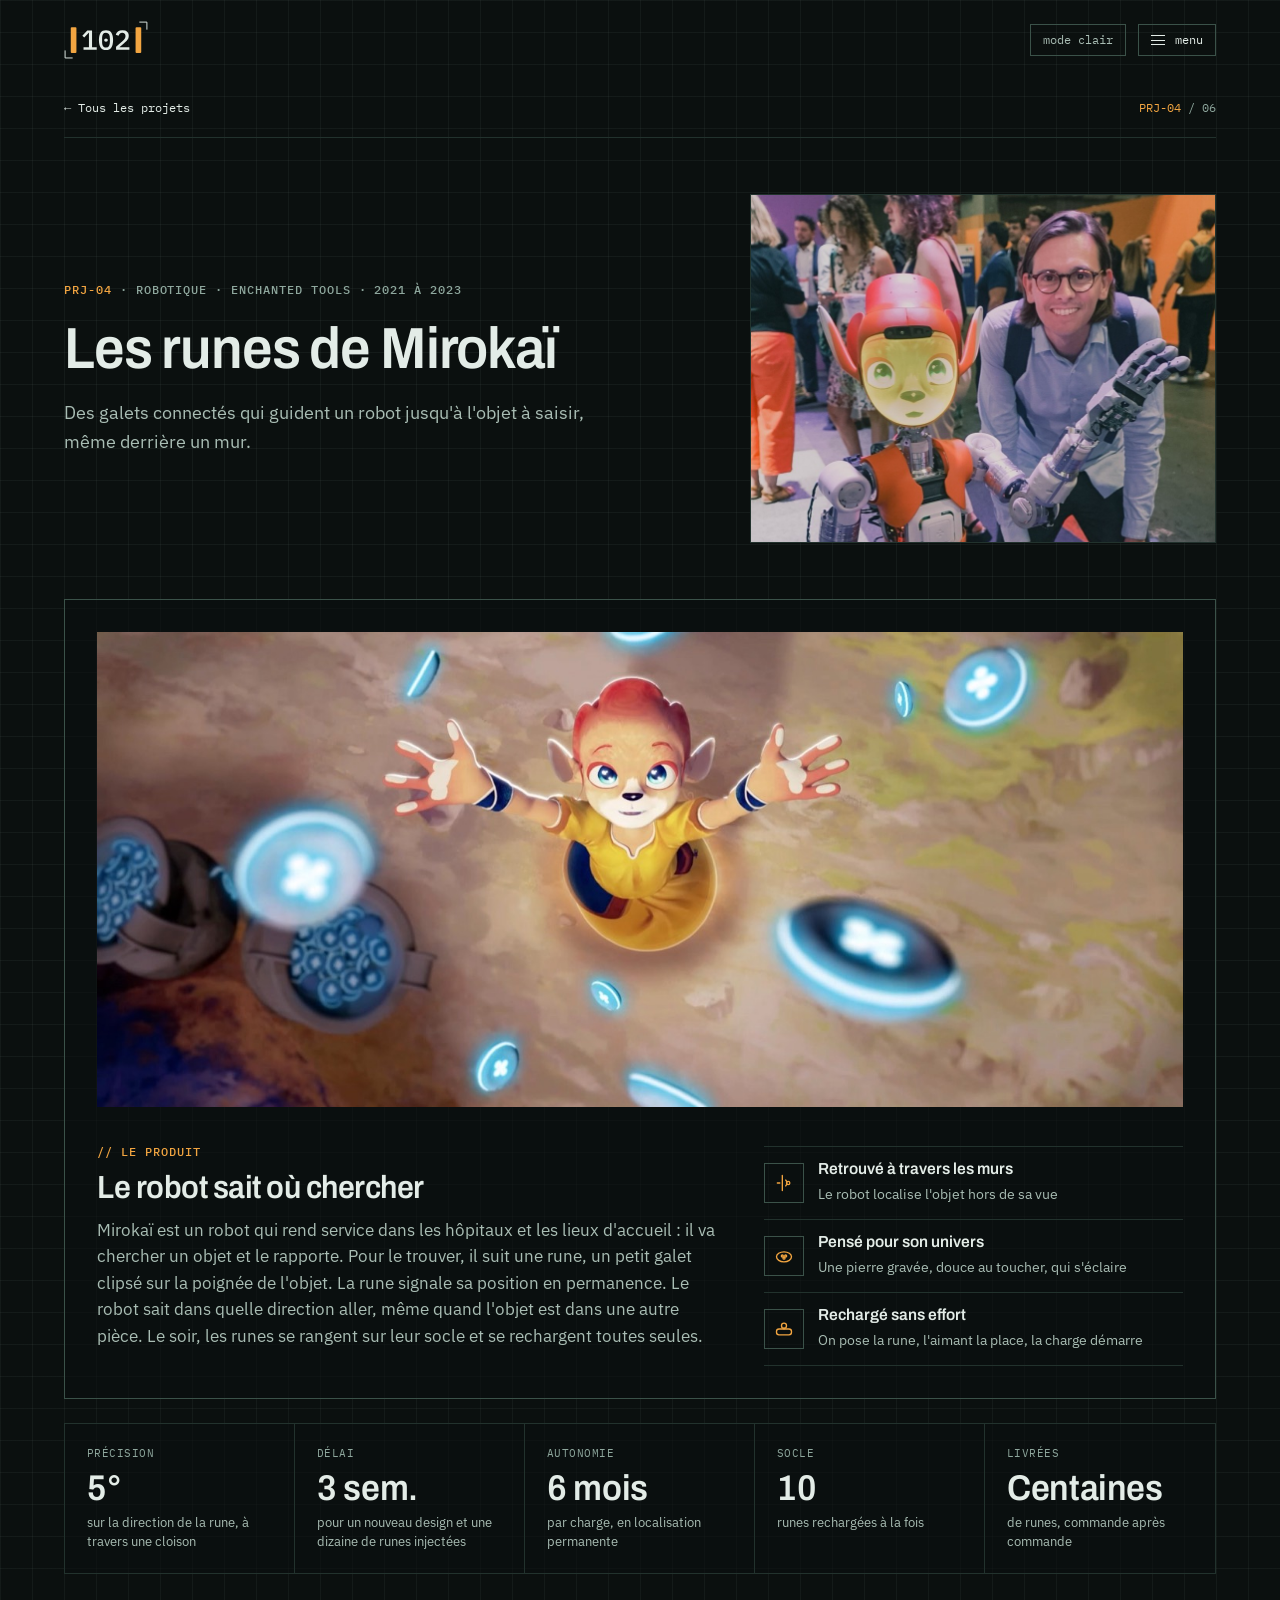
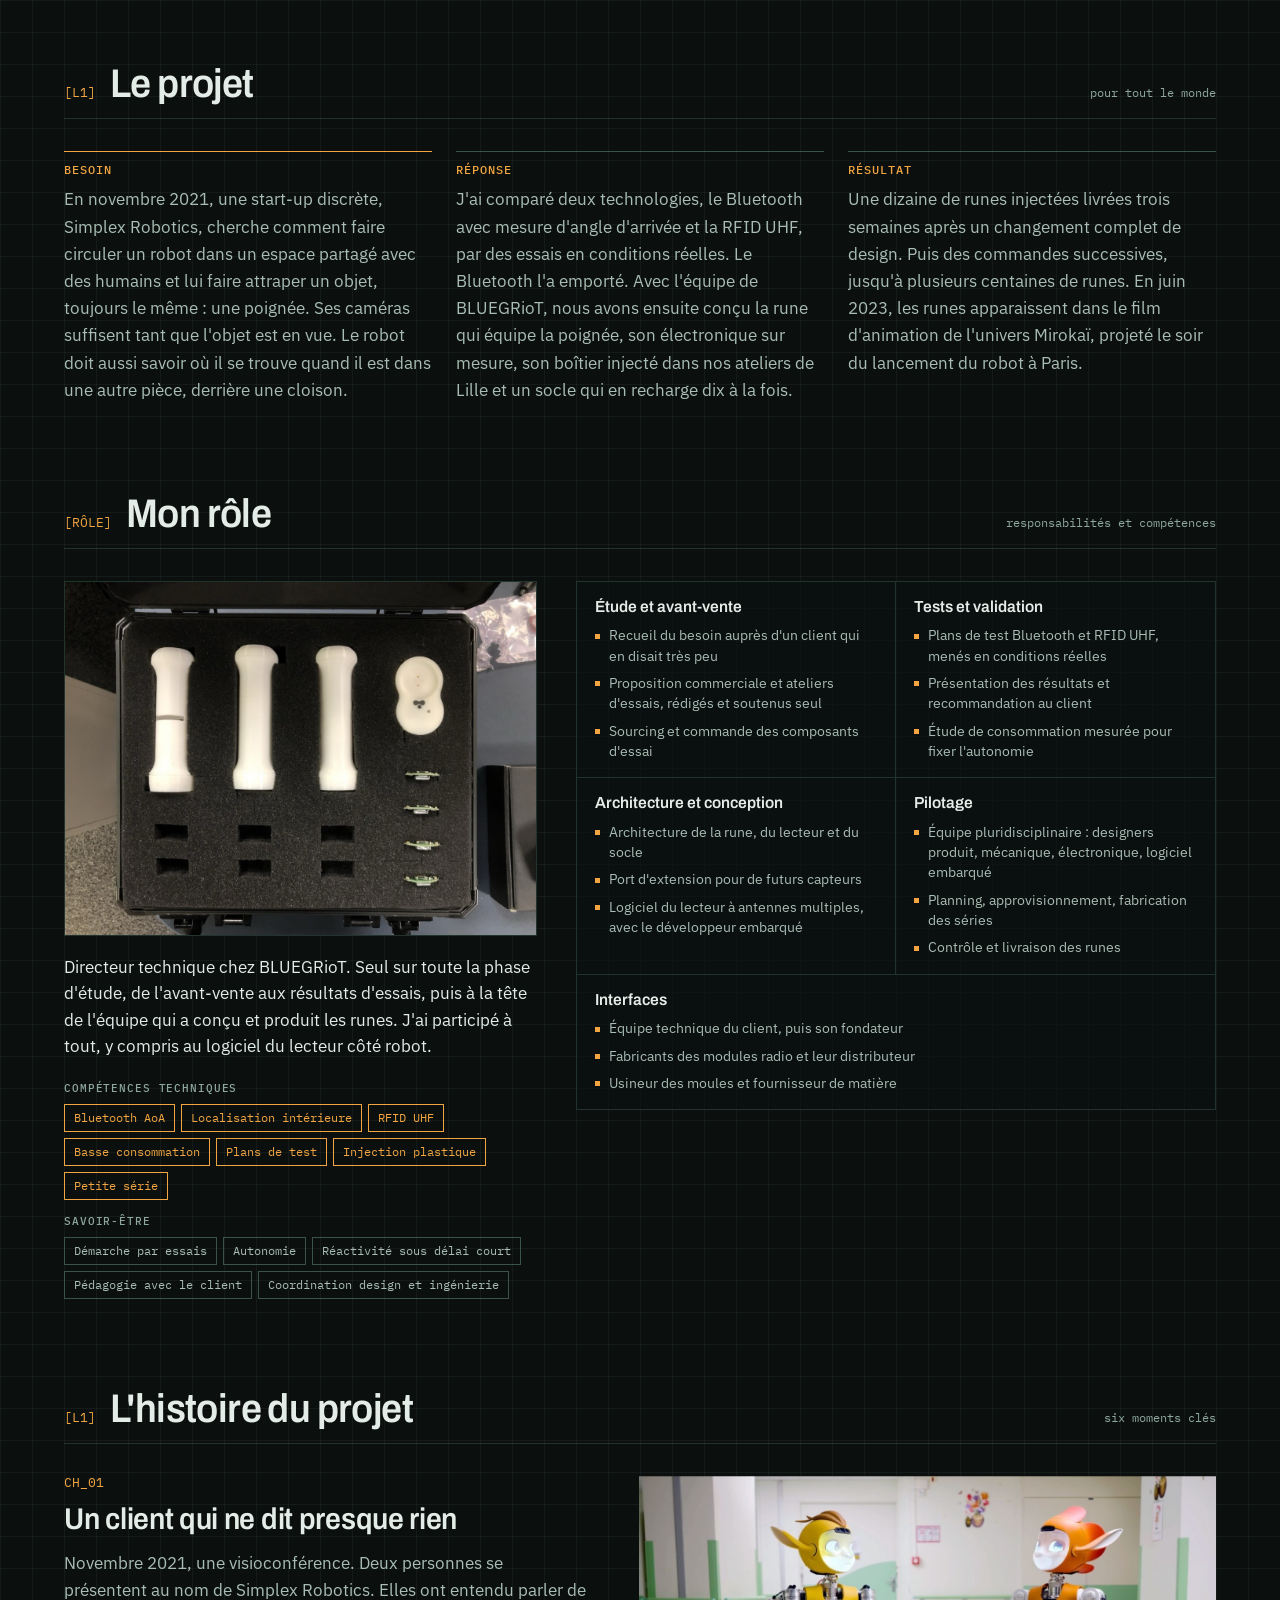
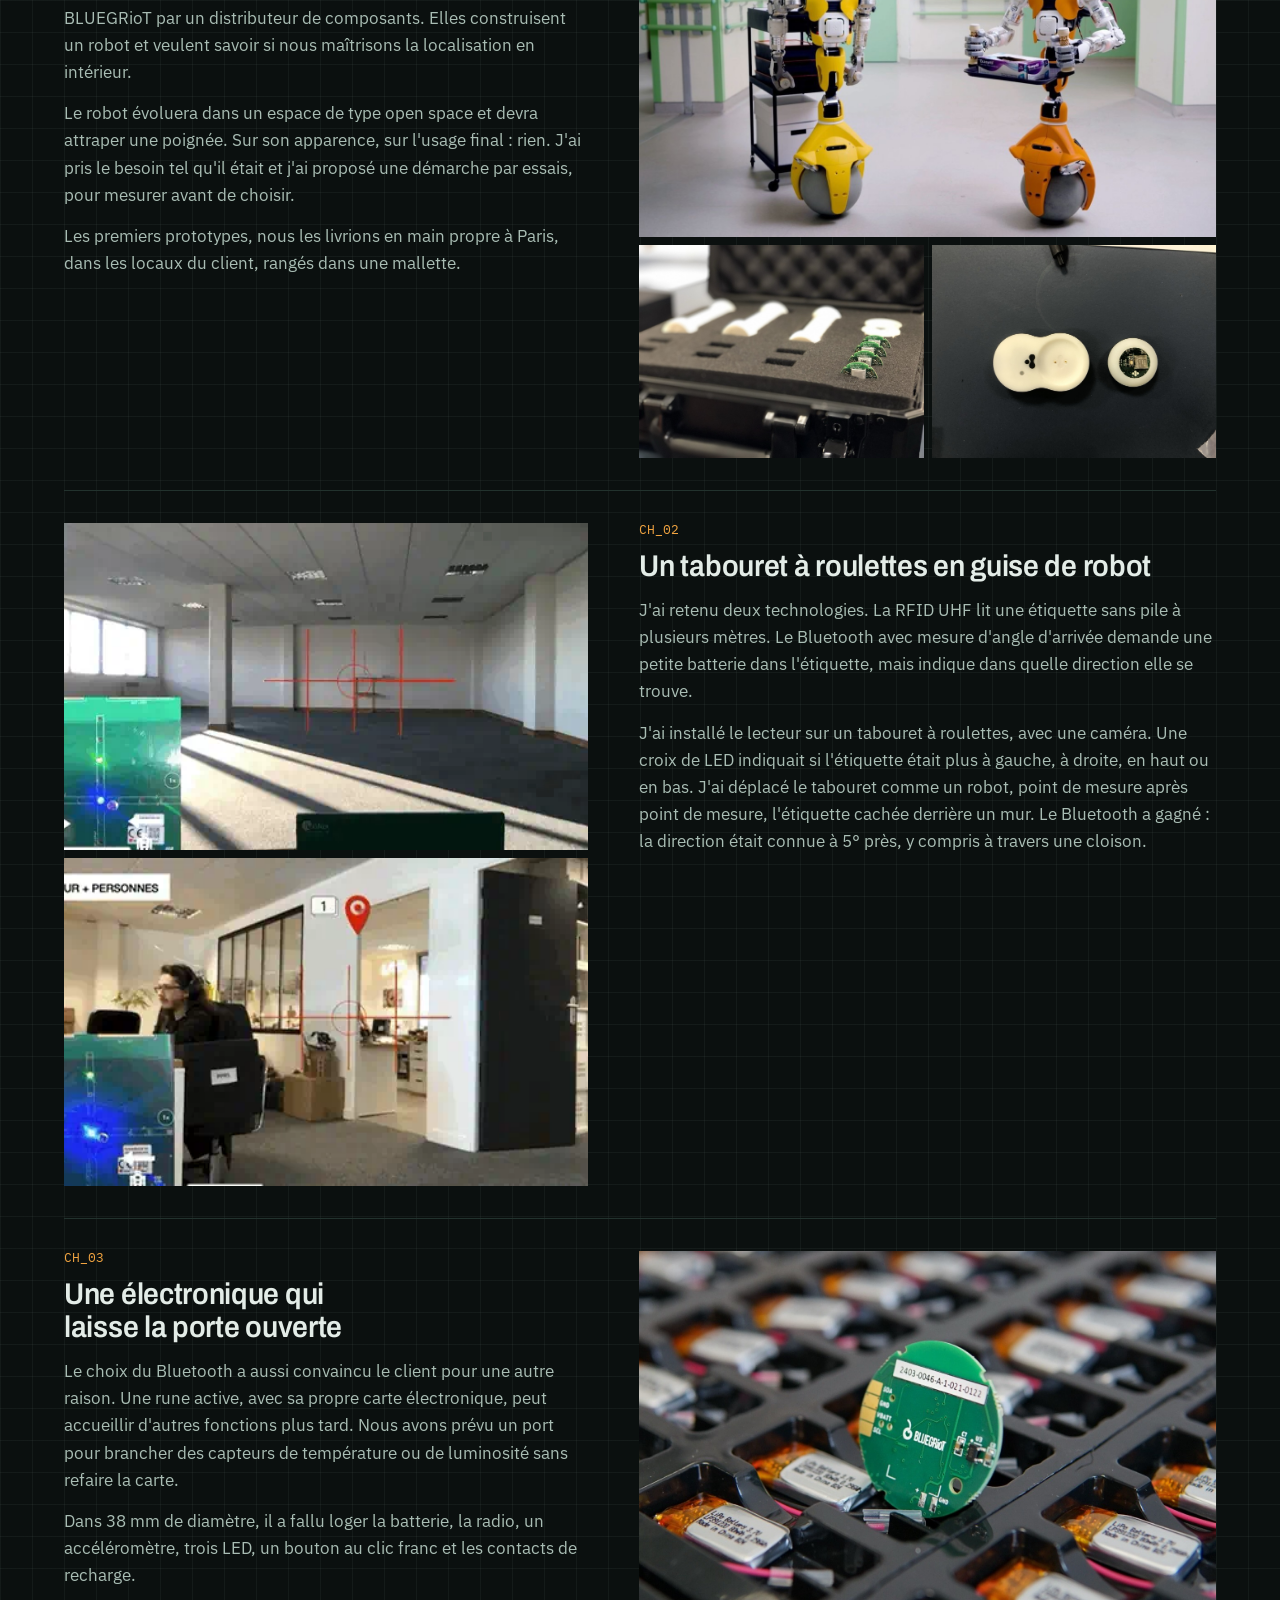
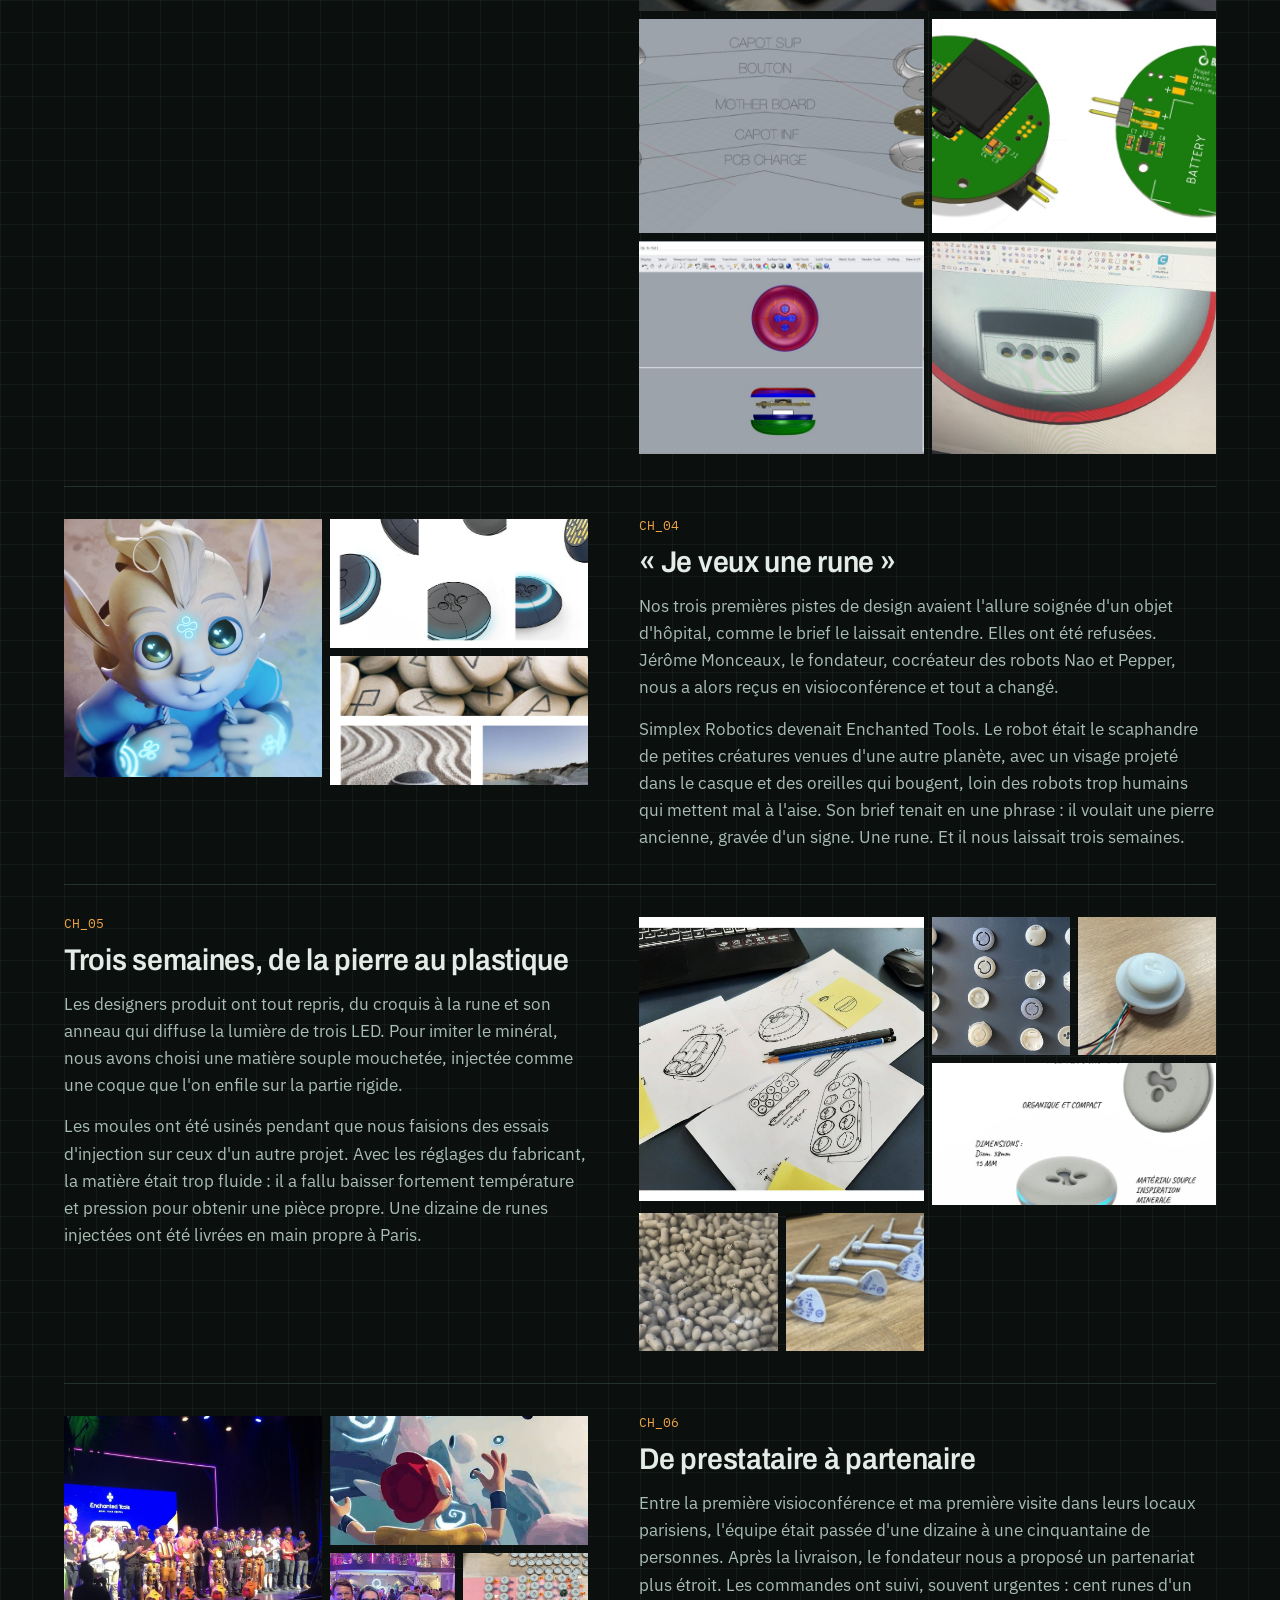
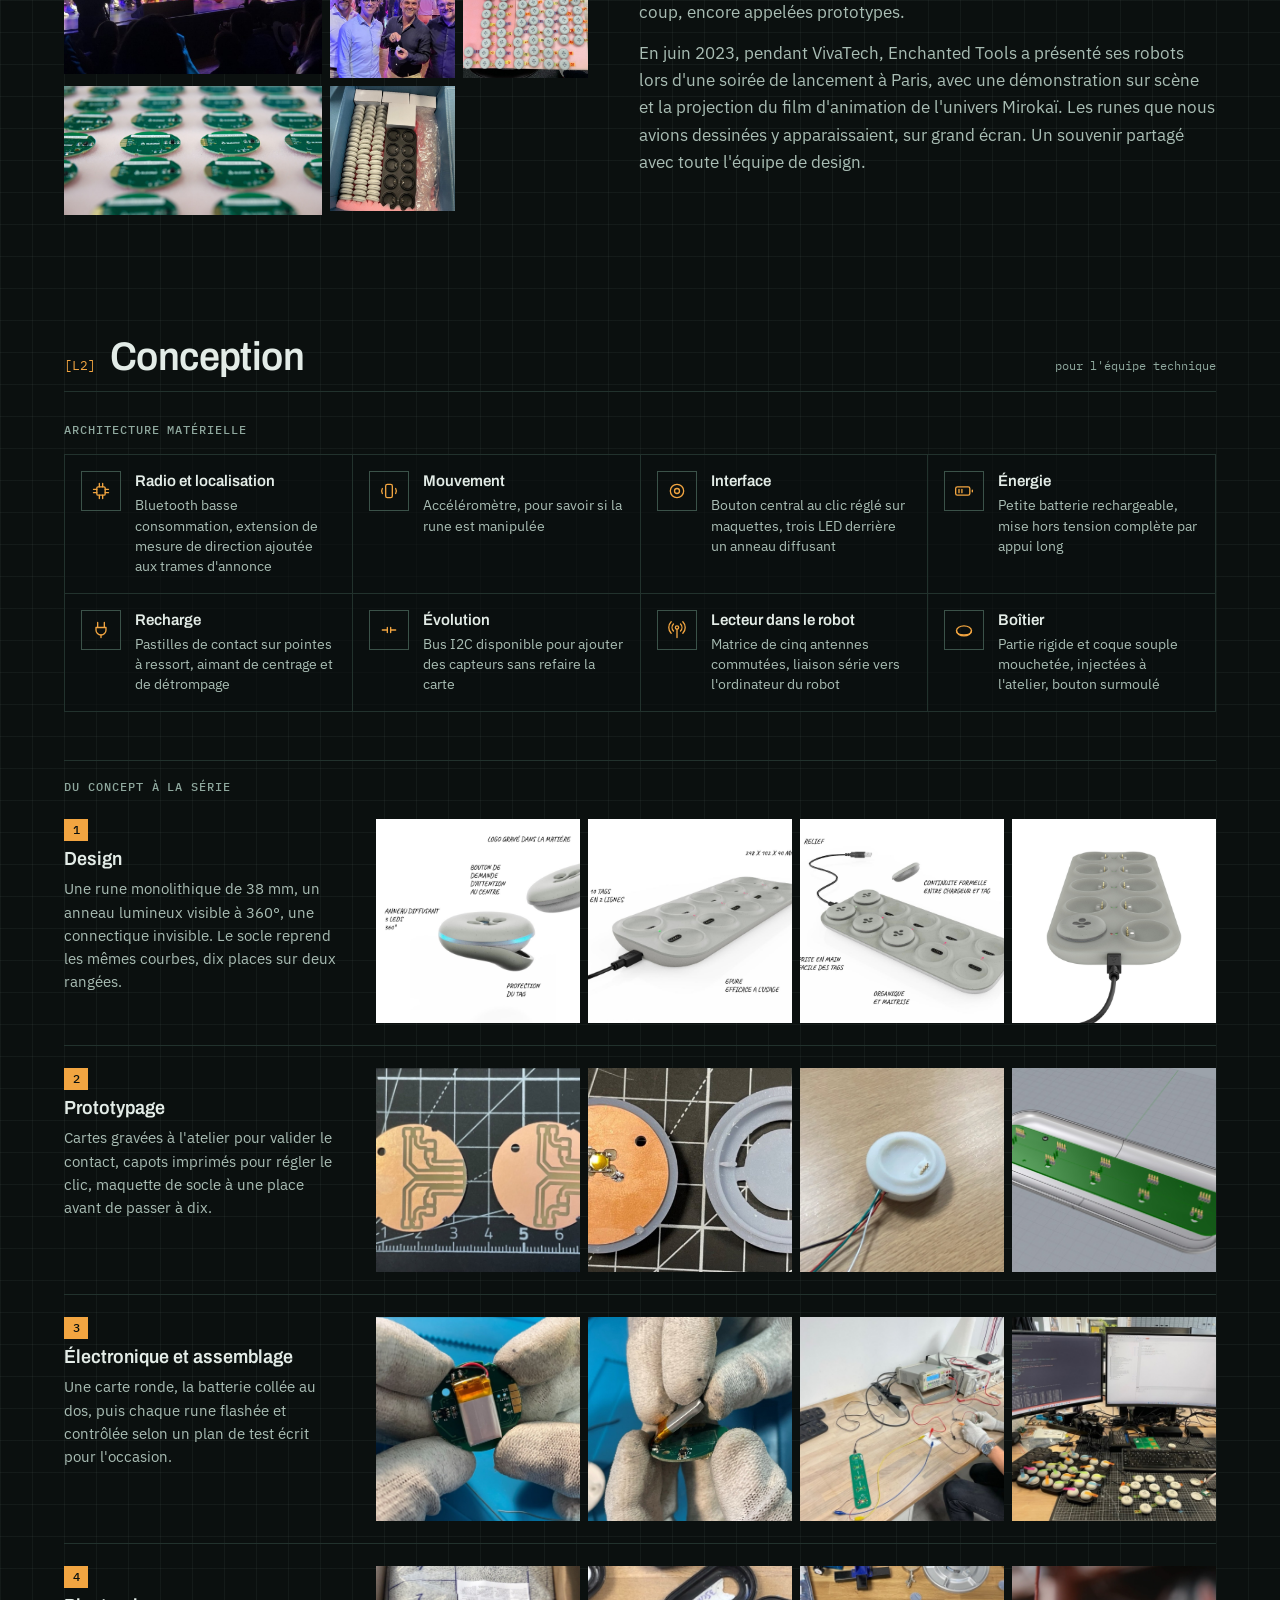
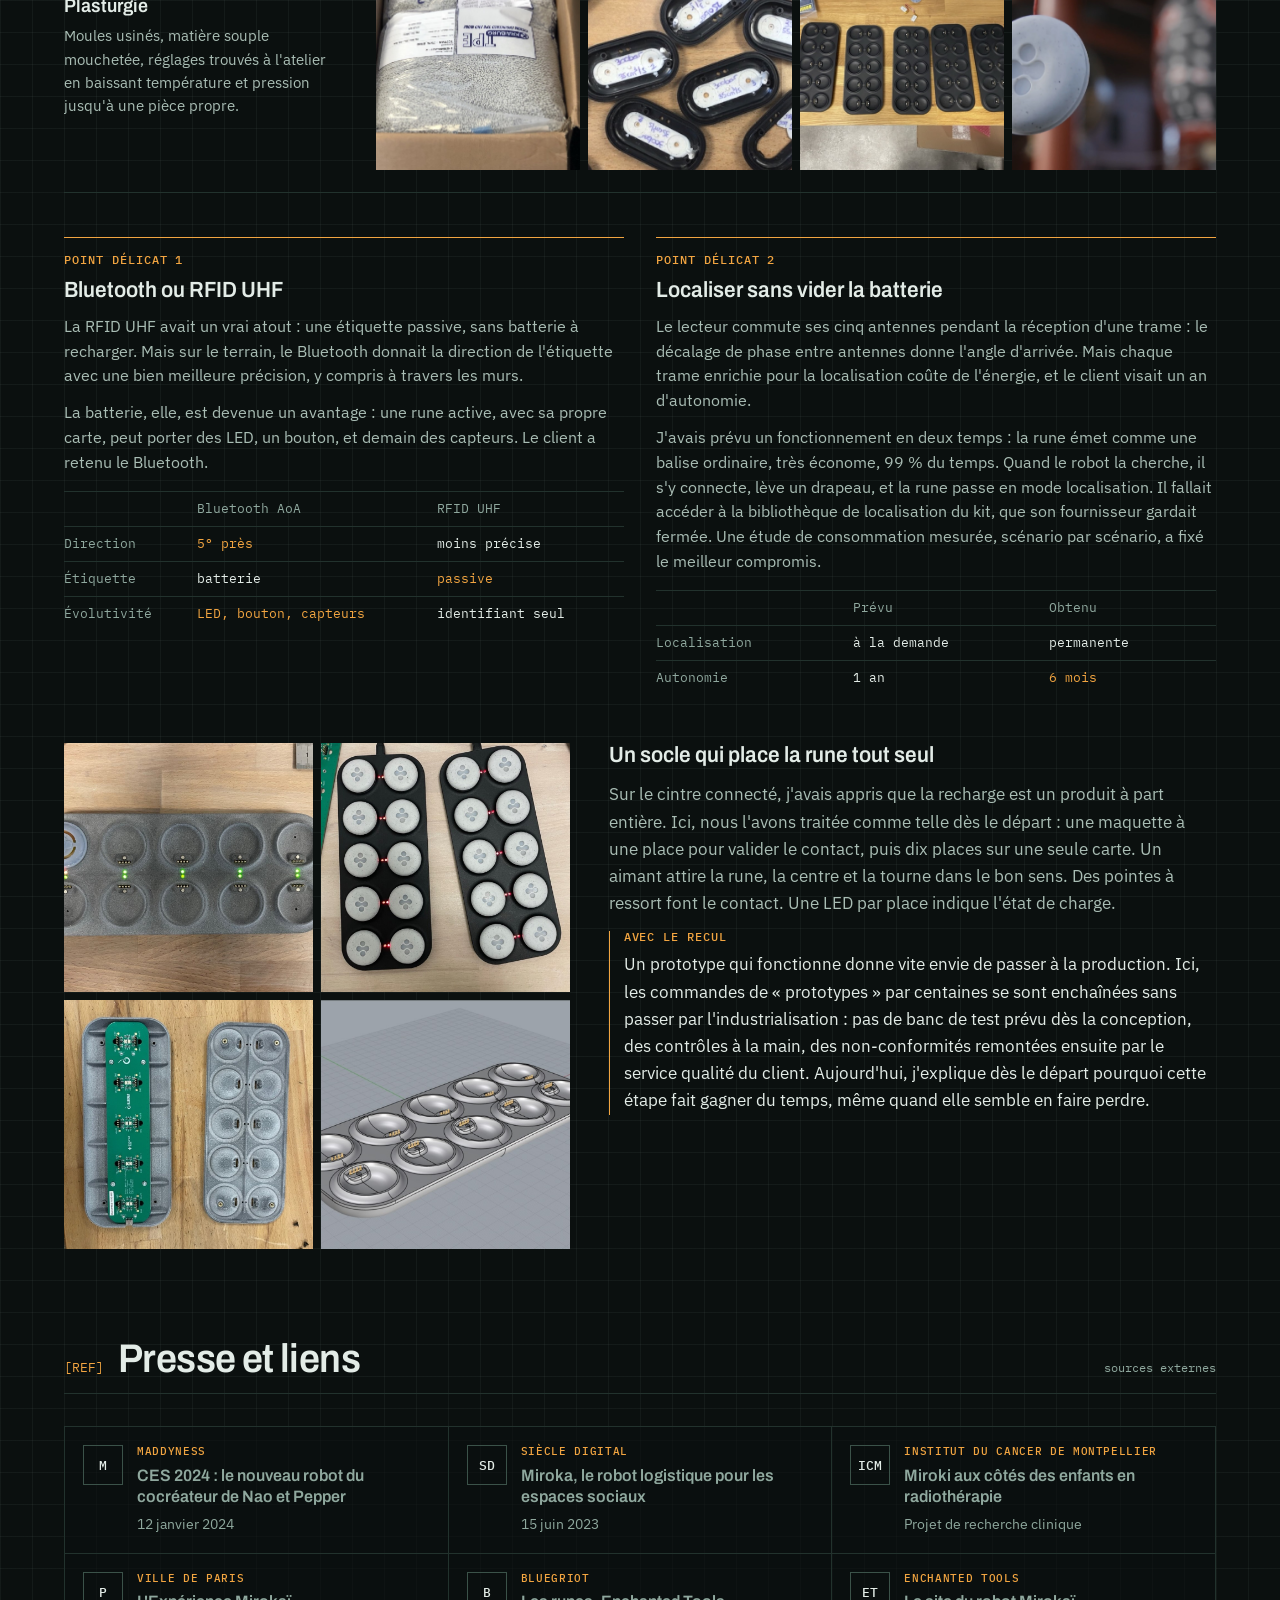
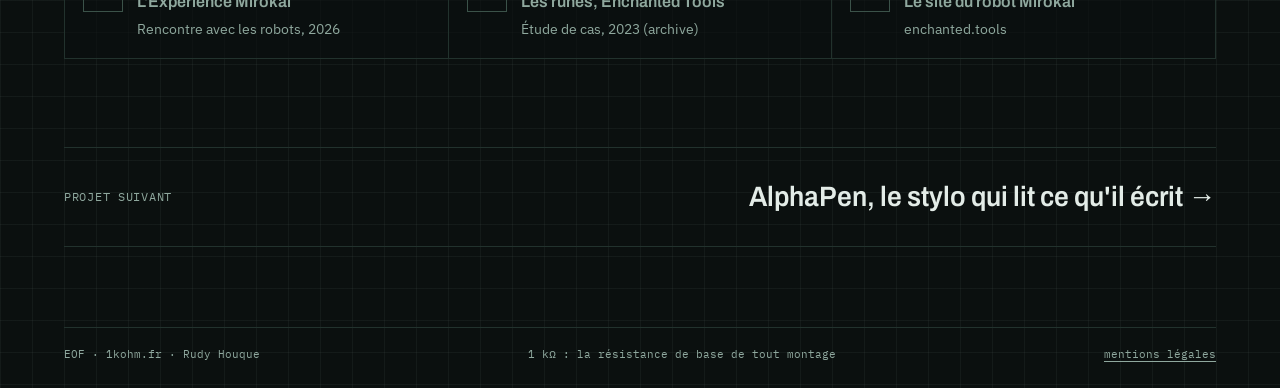
<file: enchanted-tools/index.html>
<!doctype html>
<html lang="fr" data-theme="dark">
<head>
<meta charset="utf-8">
<meta name="viewport" content="width=device-width, initial-scale=1, viewport-fit=cover">
<title>Les runes du robot Mirokaï, Enchanted Tools · Rudy Houque</title>
<meta name="description" content="Localisation intérieure par Bluetooth AoA pour le robot Mirokaï d'Enchanted Tools : essais face à la RFID UHF, 5° de précision, runes injectées et socle de recharge dix places.">
<link rel="canonical" href="https://1kohm.fr/enchanted-tools/">
<meta property="og:type" content="website">
<meta property="og:locale" content="fr_FR">
<meta property="og:title" content="Les runes du robot Mirokaï, Enchanted Tools · Rudy Houque">
<meta property="og:description" content="Localisation intérieure par Bluetooth AoA pour le robot Mirokaï d'Enchanted Tools : essais face à la RFID UHF, 5° de précision, runes injectées et socle de recharge dix places.">
<meta property="og:url" content="https://1kohm.fr/enchanted-tools/">
<meta property="og:image" content="https://1kohm.fr/img/enchanted/film-runes.jpg">
<link rel="icon" href="/favicon.svg" type="image/svg+xml">
<link rel="icon" href="/favicon.ico" sizes="32x32">
<link rel="apple-touch-icon" href="/img/marque/apple-touch-icon-180.png">
<link rel="preload" href="/assets/fonts/archivo-wdth.woff2" as="font" type="font/woff2" crossorigin>
<script>document.documentElement.classList.add('js');try{var t=localStorage.getItem('theme');if(t)document.documentElement.setAttribute('data-theme',t)}catch(e){}</script>
<link rel="stylesheet" href="/assets/site.css?v=20261109f">
<script defer src="https://cloud.umami.is/script.js" data-website-id="324cd797-ee55-44f8-921b-9b1022fabcf0"></script>
</head>
<body>
<a class="skip" href="#p-enchanted">Aller au contenu</a>
<div class="wrap">
  <header class="top">
    <a class="brand" href="/" aria-label="1kohm, accueil"><svg class="brand-mark" viewBox="26.5 4.5 267 120" aria-hidden="true" focusable="false"><g fill="none" stroke="currentColor" stroke-width="3"><polyline points="266,8 290,8 290,32"/><polyline points="54,122 30,122 30,98"/></g><g class="brand-term"><rect x="48" y="24" width="18" height="82" rx="3"/><rect x="254" y="24" width="18" height="82" rx="3"/></g><path fill="currentColor" d="M88.54 96V87.82H105.79V41.79H105.09L90.83 57.02L84.76 51.56L100.42 34.58H115.65V87.82H130.52V96Z M160 97.06Q154.19 97.06 149.92 94.9Q145.66 92.74 142.88 88.7Q140.11 84.65 138.79 78.75Q137.47 72.86 137.47 65.29Q137.47 57.81 138.79 51.87Q140.11 45.93 142.88 41.88Q145.66 37.83 149.92 35.68Q154.19 33.52 160 33.52Q165.81 33.52 170.08 35.68Q174.34 37.83 177.12 41.88Q179.89 45.93 181.21 51.87Q182.53 57.81 182.53 65.29Q182.53 72.86 181.21 78.75Q179.89 84.65 177.12 88.7Q174.34 92.74 170.08 94.9Q165.81 97.06 160 97.06ZM160 88.96Q166.69 88.96 169.55 83.99Q172.41 79.02 172.41 70.57V60.01Q172.41 51.56 169.55 46.59Q166.69 41.62 160 41.62Q156.66 41.62 154.28 42.89Q151.9 44.17 150.41 46.59Q148.91 49.01 148.25 52.4Q147.59 55.78 147.59 60.01V70.57Q147.59 74.79 148.25 78.18Q148.91 81.57 150.41 83.99Q151.9 86.41 154.28 87.68Q156.66 88.96 160 88.96ZM160 70.48Q156.92 70.48 155.73 69.25Q154.54 68.02 154.54 66.26V64.32Q154.54 62.56 155.73 61.33Q156.92 60.1 160 60.1Q163.08 60.1 164.27 61.33Q165.46 62.56 165.46 64.32V66.26Q165.46 68.02 164.27 69.25Q163.08 70.48 160 70.48Z M234.36 96H191.94V86.58L212.01 69.07Q216.76 64.85 219.36 61.06Q221.95 57.28 221.95 53.06V52.09Q221.95 47.25 219.31 44.65Q216.67 42.06 211.66 42.06Q206.55 42.06 203.78 44.78Q201.01 47.51 199.78 51.74L191.15 48.48Q192.03 45.58 193.7 42.89Q195.38 40.21 197.97 38.1Q200.57 35.98 204.13 34.75Q207.7 33.52 212.36 33.52Q217.11 33.52 220.85 34.88Q224.59 36.25 227.14 38.62Q229.7 41 231.02 44.3Q232.34 47.6 232.34 51.56Q232.34 55.26 231.24 58.38Q230.14 61.5 228.16 64.36Q226.18 67.22 223.45 69.86Q220.72 72.5 217.46 75.14L202.59 87.64H234.36Z"/></svg></a>
    <nav class="nav" id="nav" aria-label="Navigation principale">
      <a href="/projets/" aria-current="true"><b>[01]</b> projets</a>
      <a href="/technologies/"><b>[02]</b> technologies</a>
      <a href="/salons/"><b>[03]</b> salons</a>
      <a href="/parcours/"><b>[04]</b> parcours</a>
      <a href="/#contact"><b>[05]</b> contact</a>
    </nav>
    <button class="theme" id="themeBtn" type="button">mode sombre</button>
    <button class="menu-btn" id="menuBtn" type="button" aria-expanded="false" aria-controls="nav"><span class="menu-ico" aria-hidden="true"><i></i><i></i><i></i></span><span class="menu-lbl">menu</span></button>
  </header>
</div>

<main class="view" id="p-enchanted">
  <div class="wrap">
    <div class="crumbs"><a href="/projets/">← Tous les projets</a><span class="id"><b>PRJ-04</b> / 06</span></div>

    <div class="p-hero">
      <div>
        <div class="eyebrow"><b>PRJ-04</b> · Robotique · Enchanted Tools · 2021 à 2023</div>
        <h1>Les runes de Mirokaï</h1>
        <p>Des galets connectés qui guident un robot jusqu'à l'objet à saisir, même derrière un mur.</p>
      </div>
      <figure class="pic zoom"><img fetchpriority="high" src="/img/enchanted/rudy-miroki.jpg" style="object-position:50% 12%" alt="Rudy Houque accroupi à côté du robot Miroki, à VivaTech en juin 2023"></figure>
    </div>

    <div class="pitchbox">
      <figure class="pb-vis pic zoom"><img src="/img/enchanted/film-runes.jpg" style="object-position:50% 45%" alt="Image du film d'animation de l'univers Mirokaï : une créature lance les runes lumineuses en l'air"></figure>
      <div class="pb-txt"><span class="pb-eye">Le produit</span><h2>Le robot sait où chercher</h2><p>Mirokaï est un robot qui rend service dans les hôpitaux et les lieux d'accueil : il va chercher un objet et le rapporte. Pour le trouver, il suit une rune, un petit galet clipsé sur la poignée de l'objet. La rune signale sa position en permanence. Le robot sait dans quelle direction aller, même quand l'objet est dans une autre pièce. Le soir, les runes se rangent sur leur socle et se rechargent toutes seules.</p></div>
      <ul class="pb-ben"><li><span class="ic"><svg viewBox="0 0 24 24" fill="none" stroke="currentColor" stroke-width="1.6" stroke-linecap="round" stroke-linejoin="round" aria-hidden="true"><path d="M10 3v18"/><circle cx="17" cy="12" r="2"/><path d="M14 8.5a5 5 0 0 1 0 7M4 12h3"/></svg></span><div><b>Retrouvé à travers les murs</b><span>Le robot localise l'objet hors de sa vue</span></div></li><li><span class="ic"><svg viewBox="0 0 24 24" fill="none" stroke="currentColor" stroke-width="1.6" stroke-linecap="round" stroke-linejoin="round" aria-hidden="true"><ellipse cx="12" cy="13" rx="9" ry="6"/><circle cx="10" cy="12" r="1.2"/><circle cx="14" cy="12" r="1.2"/><circle cx="12" cy="14.6" r="1.2"/></svg></span><div><b>Pensé pour son univers</b><span>Une pierre gravée, douce au toucher, qui s'éclaire</span></div></li><li><span class="ic"><svg viewBox="0 0 24 24" fill="none" stroke="currentColor" stroke-width="1.6" stroke-linecap="round" stroke-linejoin="round" aria-hidden="true"><rect x="3" y="12" width="18" height="7" rx="3"/><circle cx="12" cy="8" r="3"/><path d="M12 11v1"/></svg></span><div><b>Rechargé sans effort</b><span>On pose la rune, l'aimant la place, la charge démarre</span></div></li></ul>
    </div>
    <div class="kf">
      <div><small>PRÉCISION</small><b>5°</b><span>sur la direction de la rune, à travers une cloison</span></div>
      <div><small>DÉLAI</small><b>3 sem.</b><span>pour un nouveau design et une dizaine de runes injectées</span></div>
      <div><small>AUTONOMIE</small><b>6 mois</b><span>par charge, en localisation permanente</span></div>
      <div><small>SOCLE</small><b>10</b><span>runes rechargées à la fois</span></div>
      <div><small>LIVRÉES</small><b>Centaines</b><span>de runes, commande après commande</span></div>
    </div>

    <!-- L1 -->
    <div class="lay">
      <div class="lay-head"><code>L1</code><h2>Le projet</h2><span>pour tout le monde</span></div>
      <dl class="story">
        <div><dt>Besoin</dt><dd>En novembre 2021, une start-up discrète, Simplex Robotics, cherche comment faire circuler un robot dans un espace partagé avec des humains et lui faire attraper un objet, toujours le même : une poignée. Ses caméras suffisent tant que l'objet est en vue. Le robot doit aussi savoir où il se trouve quand il est dans une autre pièce, derrière une cloison.</dd></div>
        <div><dt>Réponse</dt><dd>J'ai comparé deux technologies, le Bluetooth avec mesure d'angle d'arrivée et la RFID UHF, par des essais en conditions réelles. Le Bluetooth l'a emporté. Avec l'équipe de BLUEGRioT, nous avons ensuite conçu la rune qui équipe la poignée, son électronique sur mesure, son boîtier injecté dans nos ateliers de Lille et un socle qui en recharge dix à la fois.</dd></div>
        <div><dt>Résultat</dt><dd>Une dizaine de runes injectées livrées trois semaines après un changement complet de design. Puis des commandes successives, jusqu'à plusieurs centaines de runes. En juin 2023, les runes apparaissent dans le film d'animation de l'univers Mirokaï, projeté le soir du lancement du robot à Paris.</dd></div>
      </dl>
    </div>

    <div class="lay">
      <div class="lay-head"><code>RÔLE</code><h2>Mon rôle</h2><span>responsabilités et compétences</span></div>
      <div class="rolebox">
        <div class="rb-intro">
          <figure class="pic zoom rb-pic"><img loading="lazy" src="/img/enchanted/valise-poignees.jpg" alt="La mallette des premières livraisons : poignées imprimées en 3D et premières cartes électroniques, mars 2022"></figure>
          <p class="lead">Directeur technique chez BLUEGRioT. Seul sur toute la phase d'étude, de l'avant-vente aux résultats d'essais, puis à la tête de l'équipe qui a conçu et produit les runes. J'ai participé à tout, y compris au logiciel du lecteur côté robot.</p>
          <div class="skills"><h3 class="sk-h">Compétences techniques</h3><div class="chips-s"><span>Bluetooth AoA</span><span>Localisation intérieure</span><span>RFID UHF</span><span>Basse consommation</span><span>Plans de test</span><span>Injection plastique</span><span>Petite série</span></div><h3 class="sk-h">Savoir-être</h3><div class="chips-s soft"><span>Démarche par essais</span><span>Autonomie</span><span>Réactivité sous délai court</span><span>Pédagogie avec le client</span><span>Coordination design et ingénierie</span></div></div>
        </div>
        <div class="rb-groups"><section class="rg"><h3>Étude et avant-vente</h3><ul><li>Recueil du besoin auprès d'un client qui en disait très peu</li><li>Proposition commerciale et ateliers d'essais, rédigés et soutenus seul</li><li>Sourcing et commande des composants d'essai</li></ul></section><section class="rg"><h3>Tests et validation</h3><ul><li>Plans de test Bluetooth et RFID UHF, menés en conditions réelles</li><li>Présentation des résultats et recommandation au client</li><li>Étude de consommation mesurée pour fixer l'autonomie</li></ul></section><section class="rg"><h3>Architecture et conception</h3><ul><li>Architecture de la rune, du lecteur et du socle</li><li>Port d'extension pour de futurs capteurs</li><li>Logiciel du lecteur à antennes multiples, avec le développeur embarqué</li></ul></section><section class="rg"><h3>Pilotage</h3><ul><li>Équipe pluridisciplinaire : designers produit, mécanique, électronique, logiciel embarqué</li><li>Planning, approvisionnement, fabrication des séries</li><li>Contrôle et livraison des runes</li></ul></section><section class="rg"><h3>Interfaces</h3><ul><li>Équipe technique du client, puis son fondateur</li><li>Fabricants des modules radio et leur distributeur</li><li>Usineur des moules et fournisseur de matière</li></ul></section></div>
      </div>
    </div>

    <!-- RÉCIT -->
    <div class="lay">
      <div class="lay-head"><code>L1</code><h2>L'histoire du projet</h2><span>six moments clés</span></div>

      <article class="chap">
        <div class="txt">
          <span class="n">01</span>
          <h3>Un client qui ne dit presque rien</h3>
          <p>Novembre 2021, une visioconférence. Deux personnes se présentent au nom de Simplex Robotics. Elles ont entendu parler de BLUEGRioT par un distributeur de composants. Elles construisent un robot et veulent savoir si nous maîtrisons la localisation en intérieur.</p>
          <p>Le robot évoluera dans un espace de type open space et devra attraper une poignée. Sur son apparence, sur l'usage final : rien. J'ai pris le besoin tel qu'il était et j'ai proposé une démarche par essais, pour mesurer avant de choisir.</p>
          <p>Les premiers prototypes, nous les livrions en main propre à Paris, dans les locaux du client, rangés dans une mallette.</p>
        </div>
        <div class="imgs two">
          <figure class="pic zoom wide"><img loading="lazy" src="/img/enchanted/robots-hopital.jpg" alt="Les robots Miroki et Miroka dans un couloir d'hôpital, l'un portant un plateau"></figure>
          <figure class="pic zoom"><img loading="lazy" src="/img/enchanted/valise-cartes.jpg" alt="Les premiers prototypes étaient livrés en main propre à Paris, chez Enchanted Tools, dans cette mallette"></figure>
          <figure class="pic zoom"><img loading="lazy" src="/img/enchanted/premier-boitier.jpg" alt="Premier prototype imprimé en 3D en résine : une étiquette et son chargeur à une place"></figure>
        </div>
      </article>

      <article class="chap flip">
        <div class="txt">
          <span class="n">02</span>
          <h3>Un tabouret à roulettes en guise de robot</h3>
          <p>J'ai retenu deux technologies. La RFID UHF lit une étiquette sans pile à plusieurs mètres. Le Bluetooth avec mesure d'angle d'arrivée demande une petite batterie dans l'étiquette, mais indique dans quelle direction elle se trouve.</p>
          <p>J'ai installé le lecteur sur un tabouret à roulettes, avec une caméra. Une croix de LED indiquait si l'étiquette était plus à gauche, à droite, en haut ou en bas. J'ai déplacé le tabouret comme un robot, point de mesure après point de mesure, l'étiquette cachée derrière un mur. Le Bluetooth a gagné : la direction était connue à 5° près, y compris à travers une cloison.</p>
        </div>
        <div class="imgs two">
          <figure class="pic zoom wide"><img loading="lazy" src="/img/enchanted/essai-geolocalisation.webp" alt="Essai au laboratoire : la mire du lecteur vise une étiquette cachée, avec la carte de localisation en incrustation"></figure>
          <figure class="pic zoom wide"><img loading="lazy" src="/img/enchanted/essai-vision.webp" alt="Vue du lecteur pendant l'essai : la croix indique la direction de l'étiquette"></figure>
        </div>
      </article>

      <article class="chap">
        <div class="txt">
          <span class="n">03</span>
          <h3>Une électronique qui laisse la porte ouverte</h3>
          <p>Le choix du Bluetooth a aussi convaincu le client pour une autre raison. Une rune active, avec sa propre carte électronique, peut accueillir d'autres fonctions plus tard. Nous avons prévu un port pour brancher des capteurs de température ou de luminosité sans refaire la carte.</p>
          <p>Dans 38 mm de diamètre, il a fallu loger la batterie, la radio, un accéléromètre, trois LED, un bouton au clic franc et les contacts de recharge.</p>
        </div>
        <div class="imgs two">
          <figure class="pic zoom wide"><img loading="lazy" src="/img/enchanted/carte-batteries.jpg" alt="Une carte de rune posée devant le plateau de batteries, prête pour l'assemblage"></figure>
          <figure class="pic zoom"><img loading="lazy" src="/img/enchanted/vue-eclatee.jpg" alt="Vue éclatée de la rune : capot supérieur, bouton, carte mère, capot inférieur, carte de charge"></figure>
          <figure class="pic zoom"><img loading="lazy" src="/img/enchanted/carte-rune.jpg" alt="La carte électronique ronde de la rune, recto et verso"></figure>
          <figure class="pic zoom"><img loading="lazy" src="/img/enchanted/cao-architecture.jpg" style="object-fit:contain;background:#9aa0a6" alt="Architecture 3D de la rune : la carte électronique imbriquée entre les pièces mécaniques"></figure>
          <figure class="pic zoom"><img loading="lazy" src="/img/enchanted/cao-contacts.jpg" alt="Modélisation des broches de contact de la rune, pour la recharge et le branchement de capteurs sur un bus I2C"></figure>
        </div>
      </article>

      <article class="chap flip">
        <div class="txt">
          <span class="n">04</span>
          <h3>« Je veux une rune »</h3>
          <p>Nos trois premières pistes de design avaient l'allure soignée d'un objet d'hôpital, comme le brief le laissait entendre. Elles ont été refusées. Jérôme Monceaux, le fondateur, cocréateur des robots Nao et Pepper, nous a alors reçus en visioconférence et tout a changé.</p>
          <p>Simplex Robotics devenait Enchanted Tools. Le robot était le scaphandre de petites créatures venues d'une autre planète, avec un visage projeté dans le casque et des oreilles qui bougent, loin des robots trop humains qui mettent mal à l'aise. Son brief tenait en une phrase : il voulait une pierre ancienne, gravée d'un signe. Une rune. Et il nous laissait trois semaines.</p>
        </div>
        <div class="mosaic">
          <figure class="pic zoom big"><img loading="lazy" src="/img/enchanted/film-creature.jpg" alt="Image du film d'animation : une créature Mirokaï aux grands yeux, une rune lumineuse sur le front"></figure>
          <figure class="pic zoom wide"><img loading="lazy" src="/img/enchanted/concepts-refuses.jpg" alt="Les trois premiers concepts, Access, Target et Glyph, refusés par le client"></figure>
          <figure class="pic zoom wide"><img loading="lazy" src="/img/enchanted/inspiration-pierres.jpg" alt="Planche d'inspiration : galets gravés de runes, pierre, minéral"></figure>
        </div>
      </article>

      <article class="chap">
        <div class="txt">
          <span class="n">05</span>
          <h3>Trois semaines, de la pierre au plastique</h3>
          <p>Les designers produit ont tout repris, du croquis à la rune et son anneau qui diffuse la lumière de trois LED. Pour imiter le minéral, nous avons choisi une matière souple mouchetée, injectée comme une coque que l'on enfile sur la partie rigide.</p>
          <p>Les moules ont été usinés pendant que nous faisions des essais d'injection sur ceux d'un autre projet. Avec les réglages du fabricant, la matière était trop fluide : il a fallu baisser fortement température et pression pour obtenir une pièce propre. Une dizaine de runes injectées ont été livrées en main propre à Paris.</p>
        </div>
        <div class="mosaic">
          <figure class="pic zoom big"><img loading="lazy" src="/img/enchanted/croquis.jpg" alt="Croquis de la rune et du socle de recharge sur la table de travail"></figure>
          <figure class="pic zoom"><img loading="lazy" src="/img/enchanted/maquettes-capots.jpg" alt="Maquettes imprimées en 3D des capots, pour régler le clic du bouton"></figure>
          <figure class="pic zoom"><img loading="lazy" src="/img/enchanted/proto-rune-sur-contacts.jpg" alt="Premier essai de la rune posée sur ses contacts de charge"></figure>
          <figure class="pic zoom wide"><img loading="lazy" src="/img/enchanted/rune-annotee.jpg" alt="La rune annotée : monolithique, organique et compacte, 38 mm, matière souple d'inspiration minérale"></figure>
          <figure class="pic zoom"><img loading="lazy" src="/img/enchanted/granules.jpg" alt="Granulés de la matière mouchetée, avant injection"></figure>
          <figure class="pic zoom"><img loading="lazy" src="/img/enchanted/injection-carottes.jpg" alt="Premières pièces sorties de la presse à injecter, à l'atelier de Lille"></figure>
        </div>
      </article>

      <article class="chap flip">
        <div class="txt">
          <span class="n">06</span>
          <h3>De prestataire à partenaire</h3>
          <p>Entre la première visioconférence et ma première visite dans leurs locaux parisiens, l'équipe était passée d'une dizaine à une cinquantaine de personnes. Après la livraison, le fondateur nous a proposé un partenariat plus étroit. Les commandes ont suivi, souvent urgentes : cent runes d'un coup, encore appelées prototypes.</p>
          <p>En juin 2023, pendant VivaTech, Enchanted Tools a présenté ses robots lors d'une soirée de lancement à Paris, avec une démonstration sur scène et la projection du film d'animation de l'univers Mirokaï. Les runes que nous avions dessinées y apparaissaient, sur grand écran. Un souvenir partagé avec toute l'équipe de design.</p>
        </div>
        <div class="mosaic">
          <figure class="pic zoom big"><img loading="lazy" src="/img/enchanted/soiree-scene.jpg" alt="Soirée de lancement : l'équipe d'Enchanted Tools et les robots Mirokaï sur scène"></figure>
          <figure class="pic zoom wide"><img loading="lazy" src="/img/enchanted/film.webp" alt="Extrait du film d'animation de l'univers Mirokaï"></figure>
          <figure class="pic zoom"><img loading="lazy" src="/img/enchanted/soiree-fondateur.jpg" alt="Soirée de lancement à Paris : Jérôme Monceaux, fondateur d'Enchanted Tools, tient la rune que nous avons conçue et fabriquée, entouré de mes associés de BLUEGRioT et de moi"></figure>
          <figure class="pic zoom wide"><img loading="lazy" src="/img/enchanted/cartes-serie.jpg" alt="Les cartes de la série alignées, avant assemblage"></figure>
          <figure class="pic zoom"><img loading="lazy" src="/img/enchanted/runes-numerotees.jpg" alt="Chaque rune numérotée, flashée et contrôlée avant l'envoi"></figure>
          <figure class="pic zoom"><img loading="lazy" src="/img/enchanted/colis-runes-socle.jpg" alt="Runes et socles calés dans leur colis, prêts à partir pour Paris"></figure>
        </div>
      </article>
    </div>

    <!-- L2 -->
    <div class="lay">
      <div class="lay-head"><code>L2</code><h2>Conception</h2><span>pour l'équipe technique</span></div>
      <div class="board-title" style="padding-top:0">Architecture matérielle</div>
      <div class="hwgrid"><div class="hw"><span class="ic"><svg viewBox="0 0 24 24" fill="none" stroke="currentColor" stroke-width="1.6" stroke-linecap="round" stroke-linejoin="round" aria-hidden="true"><rect x="7" y="7" width="10" height="10" rx="1.5"/><path d="M10 3v4M14 3v4M10 17v4M14 17v4M3 10h4M3 14h4M17 10h4M17 14h4"/></svg></span><div><b>Radio et localisation</b><p>Bluetooth basse consommation, extension de mesure de direction ajoutée aux trames d'annonce</p></div></div><div class="hw"><span class="ic"><svg viewBox="0 0 24 24" fill="none" stroke="currentColor" stroke-width="1.6" stroke-linecap="round" stroke-linejoin="round" aria-hidden="true"><rect x="8" y="4" width="8" height="16" rx="2"/><path d="M4 9c-1 1.8-1 4.2 0 6M20 9c1 1.8 1 4.2 0 6"/></svg></span><div><b>Mouvement</b><p>Accéléromètre, pour savoir si la rune est manipulée</p></div></div><div class="hw"><span class="ic"><svg viewBox="0 0 24 24" fill="none" stroke="currentColor" stroke-width="1.6" stroke-linecap="round" stroke-linejoin="round" aria-hidden="true"><circle cx="12" cy="12" r="8"/><circle cx="12" cy="12" r="3"/></svg></span><div><b>Interface</b><p>Bouton central au clic réglé sur maquettes, trois LED derrière un anneau diffusant</p></div></div><div class="hw"><span class="ic"><svg viewBox="0 0 24 24" fill="none" stroke="currentColor" stroke-width="1.6" stroke-linecap="round" stroke-linejoin="round" aria-hidden="true"><rect x="2" y="7" width="17" height="10" rx="2"/><path d="M22 11v2M6 10v4M9.5 10v4"/></svg></span><div><b>Énergie</b><p>Petite batterie rechargeable, mise hors tension complète par appui long</p></div></div><div class="hw"><span class="ic"><svg viewBox="0 0 24 24" fill="none" stroke="currentColor" stroke-width="1.6" stroke-linecap="round" stroke-linejoin="round" aria-hidden="true"><path d="M8 3v6M16 3v6M6 9h12v3a6 6 0 0 1-12 0z"/><path d="M12 18v3"/></svg></span><div><b>Recharge</b><p>Pastilles de contact sur pointes à ressort, aimant de centrage et de détrompage</p></div></div><div class="hw"><span class="ic"><svg viewBox="0 0 24 24" fill="none" stroke="currentColor" stroke-width="1.6" stroke-linecap="round" stroke-linejoin="round" aria-hidden="true"><path d="M4 12h6M14 12h6M10 9v6M14 9v6"/></svg></span><div><b>Évolution</b><p>Bus I2C disponible pour ajouter des capteurs sans refaire la carte</p></div></div><div class="hw"><span class="ic"><svg viewBox="0 0 24 24" fill="none" stroke="currentColor" stroke-width="1.6" stroke-linecap="round" stroke-linejoin="round" aria-hidden="true"><path d="M12 21V11"/><circle cx="12" cy="9" r="2"/><path d="M7.8 13.2a6 6 0 0 1 0-8.4M16.2 4.8a6 6 0 0 1 0 8.4M5 16a10 10 0 0 1 0-14M19 2a10 10 0 0 1 0 14"/></svg></span><div><b>Lecteur dans le robot</b><p>Matrice de cinq antennes commutées, liaison série vers l'ordinateur du robot</p></div></div><div class="hw"><span class="ic"><svg viewBox="0 0 24 24" fill="none" stroke="currentColor" stroke-width="1.6" stroke-linecap="round" stroke-linejoin="round" aria-hidden="true"><ellipse cx="12" cy="13" rx="9" ry="6"/><path d="M3 13c0 3 4 5 9 5s9-2 9-5"/></svg></span><div><b>Boîtier</b><p>Partie rigide et coque souple mouchetée, injectées à l'atelier, bouton surmoulé</p></div></div></div>

      <div class="serie">
        <div class="board-title">Du concept à la série</div>
        <div class="step">
          <div class="st"><span class="n">1</span><h3>Design</h3><p>Une rune monolithique de 38 mm, un anneau lumineux visible à 360°, une connectique invisible. Le socle reprend les mêmes courbes, dix places sur deux rangées.</p></div>
          <div class="strip">
            <figure class="pic zoom"><img loading="lazy" src="/img/enchanted/rune-anneau.jpg" alt="La rune annotée : logo gravé, bouton de demande d'attention, anneau diffusant trois LED"></figure>
            <figure class="pic zoom"><img loading="lazy" src="/img/enchanted/socle-annote.jpg" alt="Le socle annoté : dix runes sur deux lignes, alimentation USB"></figure>
            <figure class="pic zoom"><img loading="lazy" src="/img/enchanted/socle-usage.jpg" alt="Le socle en usage : continuité formelle entre socle et rune, prise en main facile"></figure>
            <figure class="pic zoom"><img loading="lazy" src="/img/enchanted/socle-rendu.jpg" alt="Rendu du socle de recharge, une rune posée"></figure>
          </div>
        </div>
        <div class="step">
          <div class="st"><span class="n">2</span><h3>Prototypage</h3><p>Cartes gravées à l'atelier pour valider le contact, capots imprimés pour régler le clic, maquette de socle à une place avant de passer à dix.</p></div>
          <div class="strip">
            <figure class="pic zoom"><img loading="lazy" src="/img/enchanted/proto-cartes-gravees.jpg" alt="Cartes de charge gravées à l'atelier"></figure>
            <figure class="pic zoom"><img loading="lazy" src="/img/enchanted/proto-carte-gravee-capot.jpg" alt="Carte gravée et capot imprimé, prêts à l'assemblage"></figure>
            <figure class="pic zoom"><img loading="lazy" src="/img/enchanted/proto-contacts-pogo.jpg" alt="Prototype de socle à une place, contacts à ressort"></figure>
            <figure class="pic zoom"><img loading="lazy" src="/img/enchanted/cao-socle-carte.jpg" alt="Conception de la carte du socle dans son boîtier"></figure>
          </div>
        </div>
        <div class="step">
          <div class="st"><span class="n">3</span><h3>Électronique et assemblage</h3><p>Une carte ronde, la batterie collée au dos, puis chaque rune flashée et contrôlée selon un plan de test écrit pour l'occasion.</p></div>
          <div class="strip">
            <figure class="pic zoom"><img loading="lazy" src="/img/enchanted/carte-et-batterie.jpg" alt="Carte de la rune et sa batterie, avant fermeture"></figure>
            <figure class="pic zoom"><img loading="lazy" src="/img/enchanted/assemblage-batterie.jpg" alt="Pose de la batterie au dos de la carte"></figure>
            <figure class="pic zoom"><img loading="lazy" src="/img/enchanted/test-cartes-socle.jpg" alt="Test des cartes du socle au laboratoire"></figure>
            <figure class="pic zoom"><img loading="lazy" src="/img/enchanted/flashage-runes.jpg" alt="Poste de flashage et de contrôle des runes"></figure>
          </div>
        </div>
        <div class="step">
          <div class="st"><span class="n">4</span><h3>Plasturgie</h3><p>Moules usinés, matière souple mouchetée, réglages trouvés à l'atelier en baissant température et pression jusqu'à une pièce propre.</p></div>
          <div class="strip">
            <figure class="pic zoom"><img loading="lazy" src="/img/enchanted/matiere.jpg" alt="Sacs de matière reçus pour l'injection"></figure>
            <figure class="pic zoom"><img loading="lazy" src="/img/enchanted/moules-pieces.jpg" alt="Pièces injectées et leurs empreintes"></figure>
            <figure class="pic zoom"><img loading="lazy" src="/img/enchanted/socles-noirs.jpg" alt="Cinq boîtiers de socle prêts à l'assemblage"></figure>
            <figure class="pic zoom"><img loading="lazy" src="/img/enchanted/rune.jpg" alt="Une rune en gros plan, matière mouchetée"></figure>
          </div>
        </div>
      </div>

      <div class="hard" style="margin-top:44px">
        <article>
          <span class="n">Point délicat 1</span>
          <h3>Bluetooth ou RFID UHF</h3>
          <p>La RFID UHF avait un vrai atout : une étiquette passive, sans batterie à recharger. Mais sur le terrain, le Bluetooth donnait la direction de l'étiquette avec une bien meilleure précision, y compris à travers les murs.</p>
          <p>La batterie, elle, est devenue un avantage : une rune active, avec sa propre carte, peut porter des LED, un bouton, et demain des capteurs. Le client a retenu le Bluetooth.</p>
          <table class="cmp">
            <tr><th></th><th>Bluetooth AoA</th><th>RFID UHF</th></tr>
            <tr><th>Direction</th><td class="ok">5° près</td><td>moins précise</td></tr>
            <tr><th>Étiquette</th><td>batterie</td><td class="ok">passive</td></tr>
            <tr><th>Évolutivité</th><td class="ok">LED, bouton, capteurs</td><td>identifiant seul</td></tr>
          </table>
        </article>
        <article>
          <span class="n">Point délicat 2</span>
          <h3>Localiser sans vider la batterie</h3>
          <p>Le lecteur commute ses cinq antennes pendant la réception d'une trame : le décalage de phase entre antennes donne l'angle d'arrivée. Mais chaque trame enrichie pour la localisation coûte de l'énergie, et le client visait un an d'autonomie.</p>
          <p>J'avais prévu un fonctionnement en deux temps : la rune émet comme une balise ordinaire, très économe, 99 % du temps. Quand le robot la cherche, il s'y connecte, lève un drapeau, et la rune passe en mode localisation. Il fallait accéder à la bibliothèque de localisation du kit, que son fournisseur gardait fermée. Une étude de consommation mesurée, scénario par scénario, a fixé le meilleur compromis.</p>
          <table class="cmp">
            <tr><th></th><th>Prévu</th><th>Obtenu</th></tr>
            <tr><th>Localisation</th><td>à la demande</td><td>permanente</td></tr>
            <tr><th>Autonomie</th><td>1 an</td><td class="ok">6 mois</td></tr>
          </table>
        </article>
      </div>

      <div class="recharge">
        <div class="imgs">
          <figure class="pic zoom"><img loading="lazy" src="/img/enchanted/socle-leds-allumees.jpg" alt="Le socle assemblé, une LED d'état par place"></figure>
          <figure class="pic zoom"><img loading="lazy" src="/img/enchanted/socles-pleins.jpg" alt="Deux socles pleins, vingt runes en charge"></figure>
          <figure class="pic zoom"><img loading="lazy" src="/img/enchanted/socle-carte-et-boitier.jpg" alt="La carte électronique du socle à côté de son boîtier"></figure>
          <figure class="pic zoom"><img loading="lazy" src="/img/enchanted/cao-socle.jpg" alt="Conception du socle dix places"></figure>
        </div>
        <div class="txt">
          <h3>Un socle qui place la rune tout seul</h3>
          <p>Sur le cintre connecté, j'avais appris que la recharge est un produit à part entière. Ici, nous l'avons traitée comme telle dès le départ : une maquette à une place pour valider le contact, puis dix places sur une seule carte. Un aimant attire la rune, la centre et la tourne dans le bon sens. Des pointes à ressort font le contact. Une LED par place indique l'état de charge.</p>
          <p class="recul"><b>Avec le recul</b>Un prototype qui fonctionne donne vite envie de passer à la production. Ici, les commandes de « prototypes » par centaines se sont enchaînées sans passer par l'industrialisation : pas de banc de test prévu dès la conception, des contrôles à la main, des non-conformités remontées ensuite par le service qualité du client. Aujourd'hui, j'explique dès le départ pourquoi cette étape fait gagner du temps, même quand elle semble en faire perdre.</p>
        </div>
      </div>
    </div>

    <!-- PRESSE -->
    <div class="lay">
      <div class="lay-head"><code>REF</code><h2>Presse et liens</h2><span>sources externes</span></div>
      <div class="press">
        <a href="https://www.maddyness.com/2024/01/12/ces-2024-on-a-rencontre-le-nouveau-robot-du-co-createur-de-nao-et-pepper/" target="_blank" rel="noopener"><span class="lg mono">M</span><span class="pt"><span class="src">Maddyness</span><b>CES 2024 : le nouveau robot du cocréateur de Nao et Pepper</b><span>12 janvier 2024</span></span></a>
        <a href="https://siecledigital.fr/2023/06/15/miroka-le-robot-logistique-pour-moderniser-les-espaces-sociaux/" target="_blank" rel="noopener"><span class="lg mono">SD</span><span class="pt"><span class="src">Siècle Digital</span><b>Miroka, le robot logistique pour les espaces sociaux</b><span>15 juin 2023</span></span></a>
        <a href="https://www.icm.unicancer.fr/fr/actualites/icm-and-enchanted-tools-join-forces-use-humanoid-robot-support-children-undergoing" target="_blank" rel="noopener"><span class="lg mono">ICM</span><span class="pt"><span class="src">Institut du cancer de Montpellier</span><b>Miroki aux côtés des enfants en radiothérapie</b><span>Projet de recherche clinique</span></span></a>
        <a href="https://www.paris.fr/evenements/l-experience-mirokai-100530" target="_blank" rel="noopener"><span class="lg mono">P</span><span class="pt"><span class="src">Ville de Paris</span><b>L'Expérience Mirokaï</b><span>Rencontre avec les robots, 2026</span></span></a>
        <a href="https://web.archive.org/web/20231003002207/https://www.bluegriot.fr/les-runes-enchanted-tools" target="_blank" rel="noopener"><span class="lg mono">B</span><span class="pt"><span class="src">BLUEGRioT</span><b>Les runes, Enchanted Tools</b><span>Étude de cas, 2023 (archive)</span></span></a>
        <a href="https://enchanted.tools" target="_blank" rel="noopener"><span class="lg mono">ET</span><span class="pt"><span class="src">Enchanted Tools</span><b>Le site du robot Mirokaï</b><span>enchanted.tools</span></span></a>
      </div>
    </div>

    <div class="next"><span>Projet suivant</span><a href="/alphapen/">AlphaPen, le stylo qui lit ce qu'il écrit →</a></div>
  </div>
</main>
<footer class="foot"><div class="wrap"><div><span>EOF · 1kohm.fr · Rudy Houque</span><span>1 kΩ : la résistance de base de tout montage</span><a href="/mentions-legales/">mentions légales</a></div></div></footer>

<div class="lb" id="lb" hidden role="dialog" aria-modal="true" aria-label="Visionneuse photo"><button class="close" id="lbClose" type="button">fermer [échap]</button><button class="nav-b prev" id="lbPrev" type="button" aria-label="Photo précédente">‹</button><figure><img id="lbImg" alt=""><figcaption id="lbCap"></figcaption><div class="count" id="lbCount"></div></figure><button class="nav-b next-b" id="lbNext" type="button" aria-label="Photo suivante">›</button></div>
<script src="/assets/site.js?v=20261109b" defer></script>
</body>
</html>
</file>
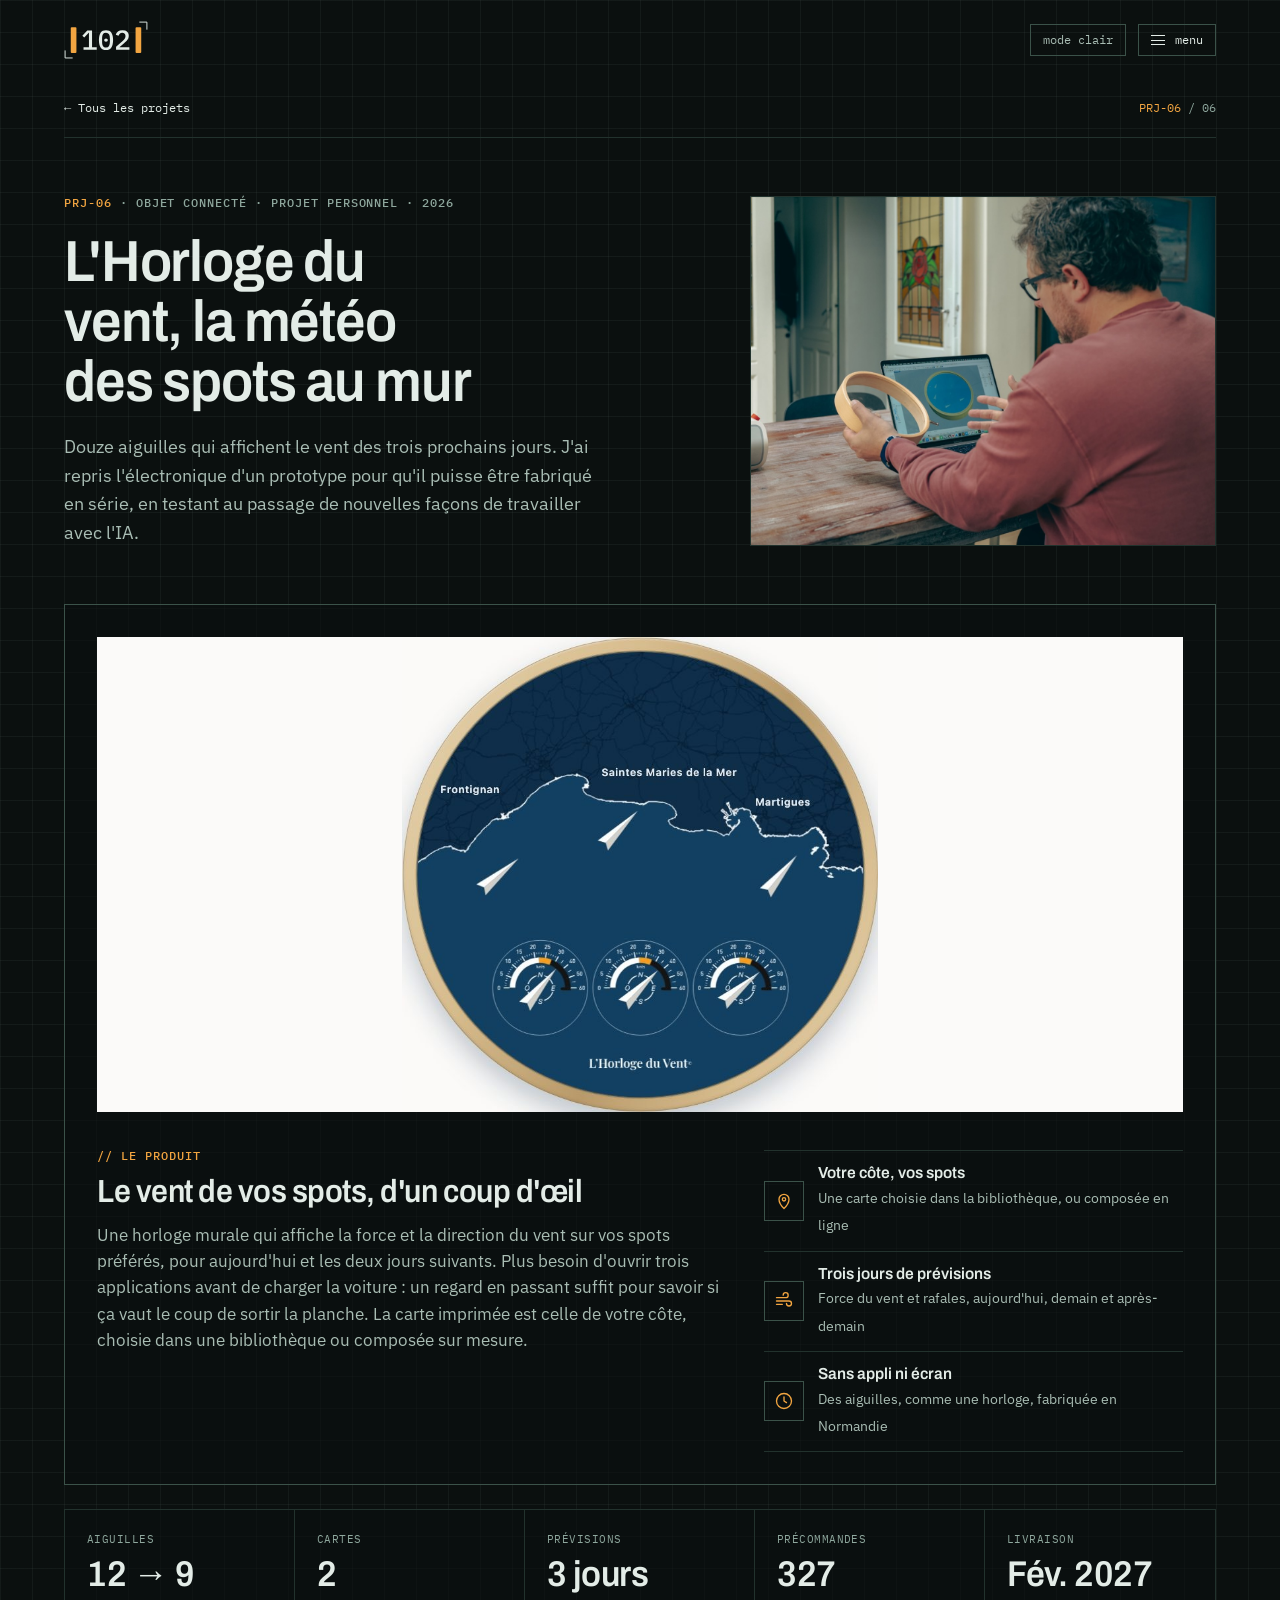
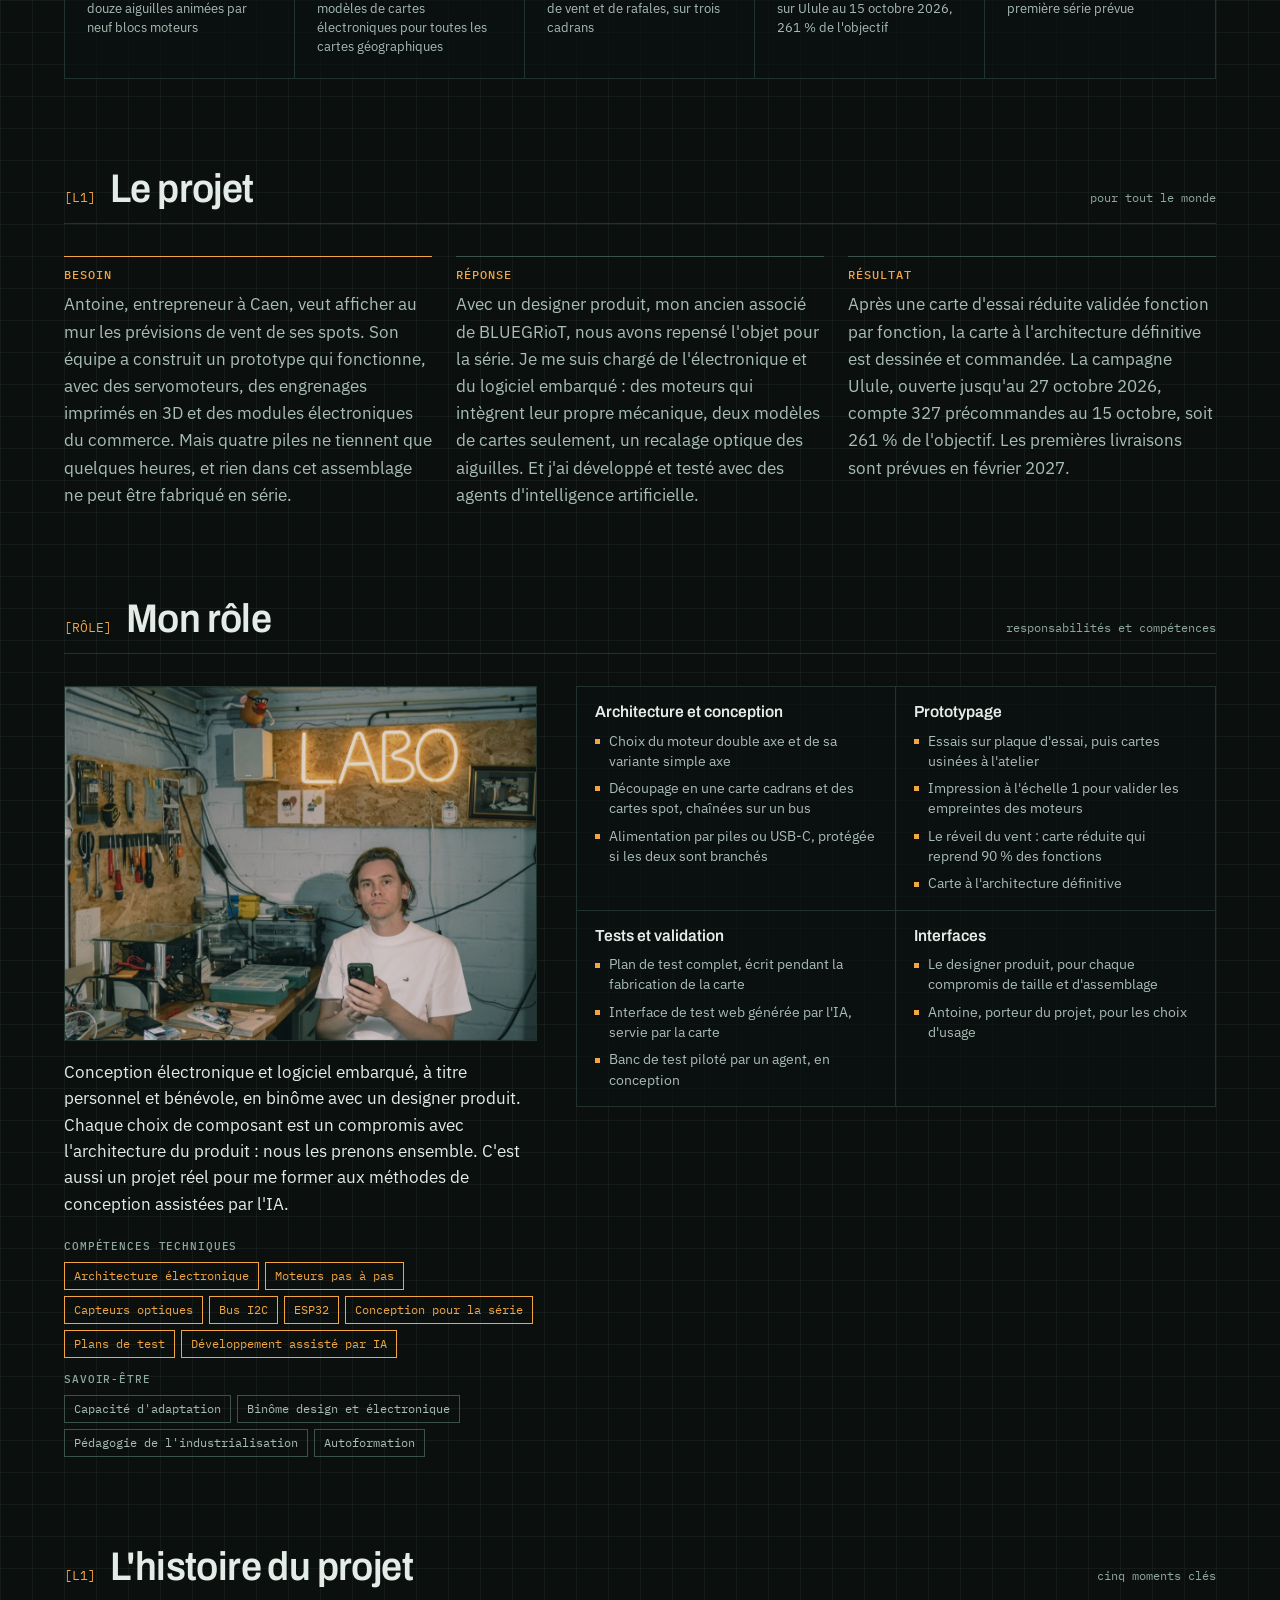
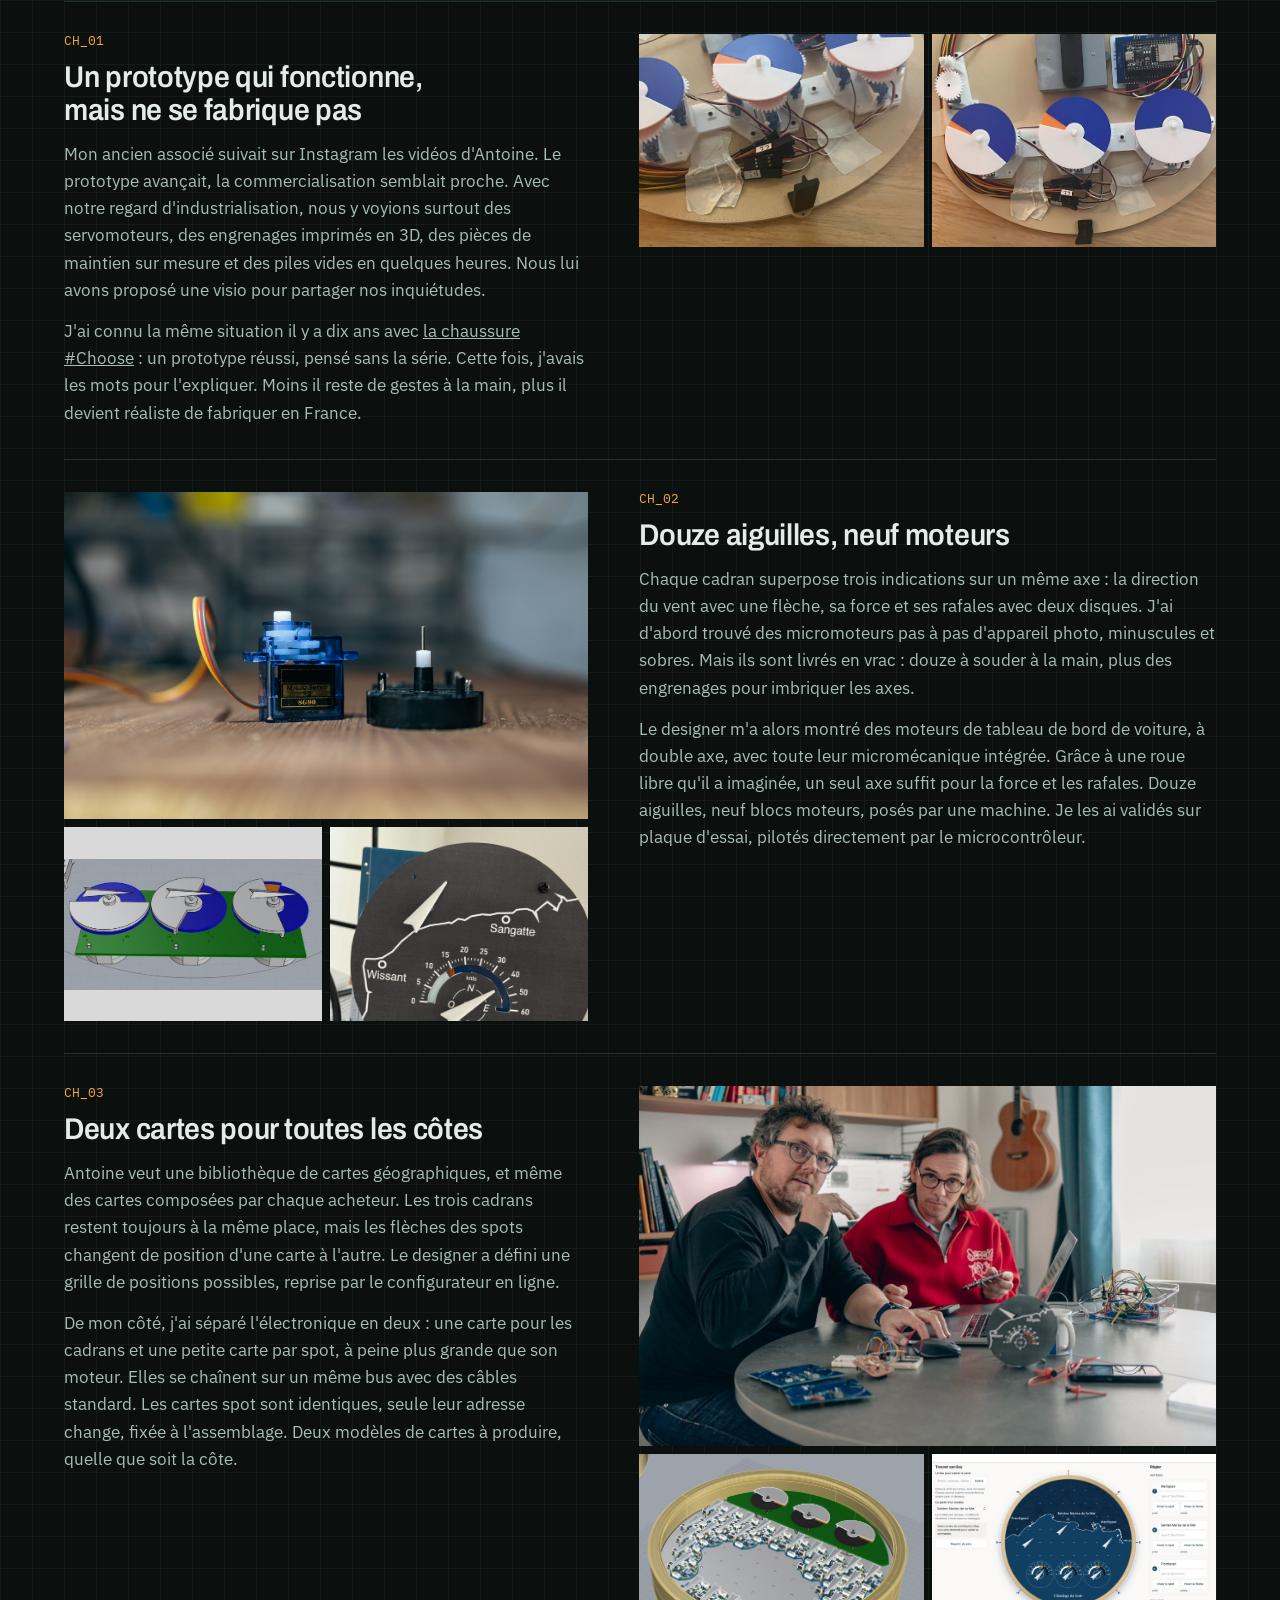
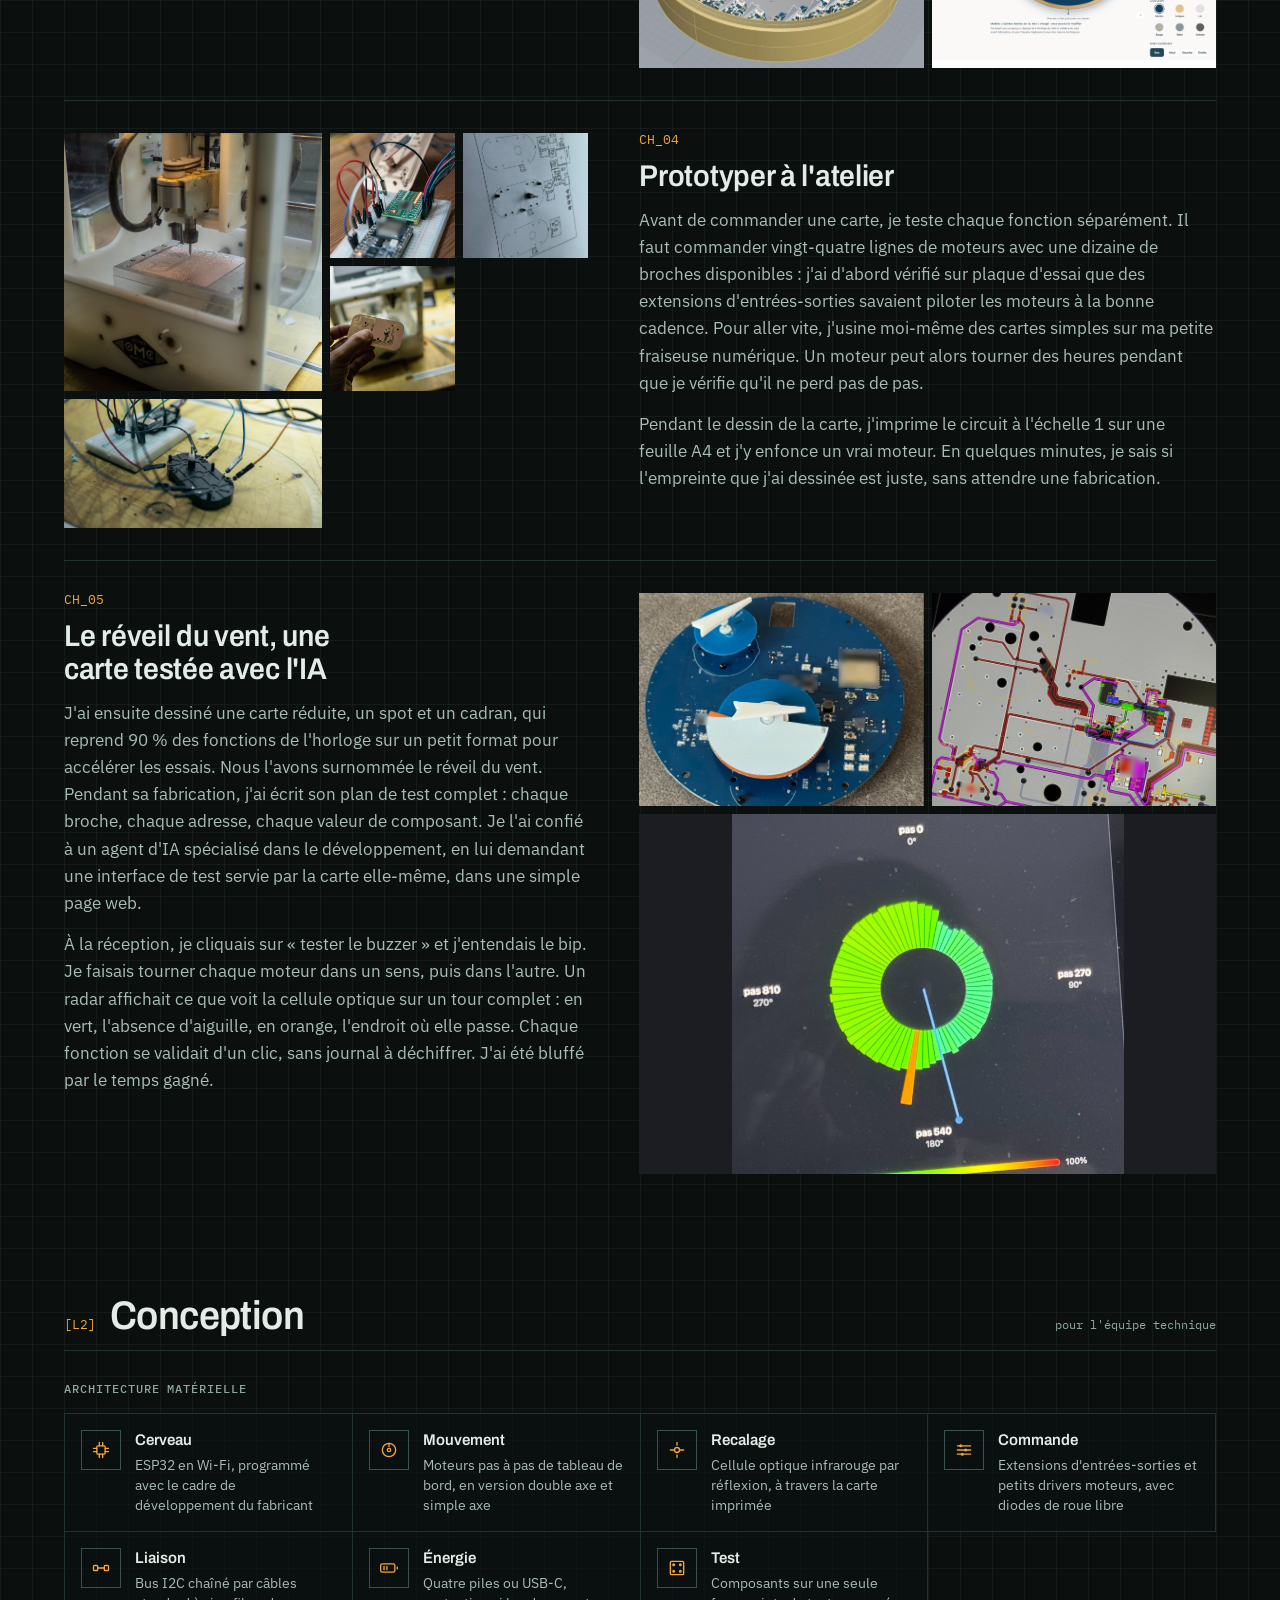
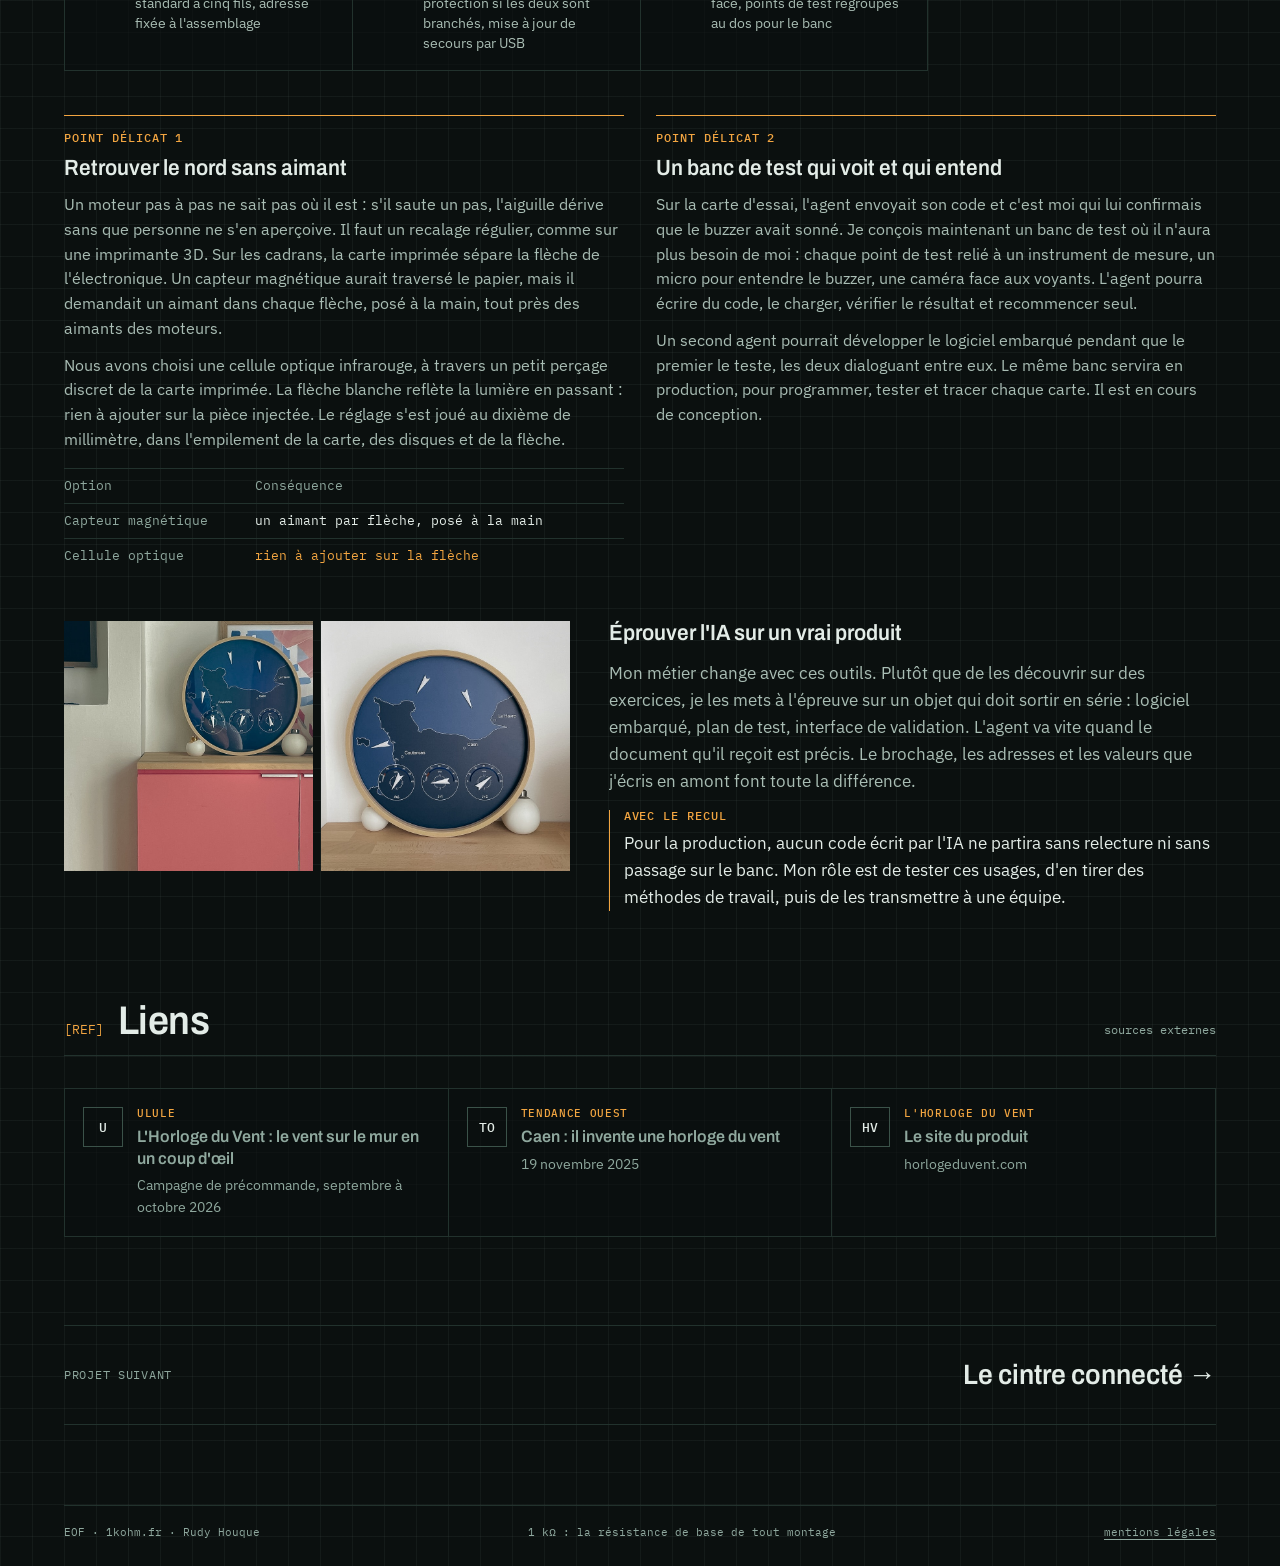
<file: horloge-du-vent/index.html>
<!doctype html>
<html lang="fr" data-theme="dark">
<head>
<meta charset="utf-8">
<meta name="viewport" content="width=device-width, initial-scale=1, viewport-fit=cover">
<title>L'Horloge du vent, la météo des spots au mur · Rudy Houque</title>
<meta name="description" content="Électronique et logiciel embarqué de L'Horloge du vent : moteurs pas à pas double axe, recalage optique des aiguilles, deux modèles de cartes pour toutes les cartes géographiques, tests menés avec des agents d'intelligence artificielle.">
<link rel="canonical" href="https://1kohm.fr/horloge-du-vent/">
<meta property="og:type" content="website">
<meta property="og:locale" content="fr_FR">
<meta property="og:title" content="L'Horloge du vent, la météo des spots au mur · Rudy Houque">
<meta property="og:description" content="Électronique et logiciel embarqué de L'Horloge du vent : moteurs pas à pas double axe, recalage optique des aiguilles, deux modèles de cartes pour toutes les cartes géographiques, tests menés avec des agents d'intelligence artificielle.">
<meta property="og:url" content="https://1kohm.fr/horloge-du-vent/">
<meta property="og:image" content="https://1kohm.fr/img/horloge/horloge-bleu-marine.jpg">
<link rel="icon" href="/favicon.svg" type="image/svg+xml">
<link rel="icon" href="/favicon.ico" sizes="32x32">
<link rel="apple-touch-icon" href="/img/marque/apple-touch-icon-180.png">
<link rel="preload" href="/assets/fonts/archivo-wdth.woff2" as="font" type="font/woff2" crossorigin>
<script>document.documentElement.classList.add('js');try{var t=localStorage.getItem('theme');if(t)document.documentElement.setAttribute('data-theme',t)}catch(e){}</script>
<link rel="stylesheet" href="/assets/site.css?v=20261109f">
<script defer src="https://cloud.umami.is/script.js" data-website-id="324cd797-ee55-44f8-921b-9b1022fabcf0"></script>
</head>
<body>
<a class="skip" href="#p-horloge">Aller au contenu</a>
<div class="wrap">
  <header class="top">
    <a class="brand" href="/" aria-label="1kohm, accueil"><svg class="brand-mark" viewBox="26.5 4.5 267 120" aria-hidden="true" focusable="false"><g fill="none" stroke="currentColor" stroke-width="3"><polyline points="266,8 290,8 290,32"/><polyline points="54,122 30,122 30,98"/></g><g class="brand-term"><rect x="48" y="24" width="18" height="82" rx="3"/><rect x="254" y="24" width="18" height="82" rx="3"/></g><path fill="currentColor" d="M88.54 96V87.82H105.79V41.79H105.09L90.83 57.02L84.76 51.56L100.42 34.58H115.65V87.82H130.52V96Z M160 97.06Q154.19 97.06 149.92 94.9Q145.66 92.74 142.88 88.7Q140.11 84.65 138.79 78.75Q137.47 72.86 137.47 65.29Q137.47 57.81 138.79 51.87Q140.11 45.93 142.88 41.88Q145.66 37.83 149.92 35.68Q154.19 33.52 160 33.52Q165.81 33.52 170.08 35.68Q174.34 37.83 177.12 41.88Q179.89 45.93 181.21 51.87Q182.53 57.81 182.53 65.29Q182.53 72.86 181.21 78.75Q179.89 84.65 177.12 88.7Q174.34 92.74 170.08 94.9Q165.81 97.06 160 97.06ZM160 88.96Q166.69 88.96 169.55 83.99Q172.41 79.02 172.41 70.57V60.01Q172.41 51.56 169.55 46.59Q166.69 41.62 160 41.62Q156.66 41.62 154.28 42.89Q151.9 44.17 150.41 46.59Q148.91 49.01 148.25 52.4Q147.59 55.78 147.59 60.01V70.57Q147.59 74.79 148.25 78.18Q148.91 81.57 150.41 83.99Q151.9 86.41 154.28 87.68Q156.66 88.96 160 88.96ZM160 70.48Q156.92 70.48 155.73 69.25Q154.54 68.02 154.54 66.26V64.32Q154.54 62.56 155.73 61.33Q156.92 60.1 160 60.1Q163.08 60.1 164.27 61.33Q165.46 62.56 165.46 64.32V66.26Q165.46 68.02 164.27 69.25Q163.08 70.48 160 70.48Z M234.36 96H191.94V86.58L212.01 69.07Q216.76 64.85 219.36 61.06Q221.95 57.28 221.95 53.06V52.09Q221.95 47.25 219.31 44.65Q216.67 42.06 211.66 42.06Q206.55 42.06 203.78 44.78Q201.01 47.51 199.78 51.74L191.15 48.48Q192.03 45.58 193.7 42.89Q195.38 40.21 197.97 38.1Q200.57 35.98 204.13 34.75Q207.7 33.52 212.36 33.52Q217.11 33.52 220.85 34.88Q224.59 36.25 227.14 38.62Q229.7 41 231.02 44.3Q232.34 47.6 232.34 51.56Q232.34 55.26 231.24 58.38Q230.14 61.5 228.16 64.36Q226.18 67.22 223.45 69.86Q220.72 72.5 217.46 75.14L202.59 87.64H234.36Z"/></svg></a>
    <nav class="nav" id="nav" aria-label="Navigation principale">
      <a href="/projets/" aria-current="true"><b>[01]</b> projets</a>
      <a href="/technologies/"><b>[02]</b> technologies</a>
      <a href="/salons/"><b>[03]</b> salons</a>
      <a href="/parcours/"><b>[04]</b> parcours</a>
      <a href="/#contact"><b>[05]</b> contact</a>
    </nav>
    <button class="theme" id="themeBtn" type="button">mode sombre</button>
    <button class="menu-btn" id="menuBtn" type="button" aria-expanded="false" aria-controls="nav"><span class="menu-ico" aria-hidden="true"><i></i><i></i><i></i></span><span class="menu-lbl">menu</span></button>
  </header>
</div>

<main class="view" id="p-horloge">
  <div class="wrap">
    <div class="crumbs"><a href="/projets/">← Tous les projets</a><span class="id"><b>PRJ-06</b> / 06</span></div>

    <div class="p-hero">
      <div>
        <div class="eyebrow"><b>PRJ-06</b> · Objet connecté · Projet personnel · 2026</div>
        <h1>L'Horloge du vent, la météo des spots au mur</h1>
        <p>Douze aiguilles qui affichent le vent des trois prochains jours. J'ai repris l'électronique d'un prototype pour qu'il puisse être fabriqué en série, en testant au passage de nouvelles façons de travailler avec l'IA.</p>
      </div>
      <figure class="pic zoom"><img fetchpriority="high" src="/img/horloge/designer-cerclage.jpg" style="object-position:60% 0%" alt="Le designer produit tient le cerclage en bois de l'horloge devant son modèle 3D"></figure>
    </div>

    <div class="pitchbox">
      <figure class="pb-vis pic zoom"><img src="/img/horloge/horloge-bleu-marine.jpg" style="object-fit:contain;background:#FBFAF9" alt="L'Horloge du vent : carte de la côte méditerranéenne, trois flèches de spots et trois cadrans de vent dans un cerclage en bois"></figure>
      <div class="pb-txt"><span class="pb-eye">Le produit</span><h2>Le vent de vos spots, d'un coup d'œil</h2><p>Une horloge murale qui affiche la force et la direction du vent sur vos spots préférés, pour aujourd'hui et les deux jours suivants. Plus besoin d'ouvrir trois applications avant de charger la voiture : un regard en passant suffit pour savoir si ça vaut le coup de sortir la planche. La carte imprimée est celle de votre côte, choisie dans une bibliothèque ou composée sur mesure.</p></div>
      <ul class="pb-ben"><li><span class="ic"><svg viewBox="0 0 24 24" fill="none" stroke="currentColor" stroke-width="1.6" stroke-linecap="round" stroke-linejoin="round" aria-hidden="true"><path d="M12 21s-6-5.5-6-11a6 6 0 0 1 12 0c0 5.5-6 11-6 11z"/><circle cx="12" cy="10" r="2"/></svg></span><div><b>Votre côte, vos spots</b><span>Une carte choisie dans la bibliothèque, ou composée en ligne</span></div></li><li><span class="ic"><svg viewBox="0 0 24 24" fill="none" stroke="currentColor" stroke-width="1.6" stroke-linecap="round" stroke-linejoin="round" aria-hidden="true"><path d="M3 8h11a3 3 0 1 0-3-3M3 12h15a3 3 0 1 1-3 3M3 16h7"/></svg></span><div><b>Trois jours de prévisions</b><span>Force du vent et rafales, aujourd'hui, demain et après-demain</span></div></li><li><span class="ic"><svg viewBox="0 0 24 24" fill="none" stroke="currentColor" stroke-width="1.6" stroke-linecap="round" stroke-linejoin="round" aria-hidden="true"><circle cx="12" cy="12" r="9"/><path d="M12 7v5l3 2"/></svg></span><div><b>Sans appli ni écran</b><span>Des aiguilles, comme une horloge, fabriquée en Normandie</span></div></li></ul>
    </div>
    <div class="kf">
      <div><small>AIGUILLES</small><b>12 → 9</b><span>douze aiguilles animées par neuf blocs moteurs</span></div>
      <div><small>CARTES</small><b>2</b><span>modèles de cartes électroniques pour toutes les cartes géographiques</span></div>
      <div><small>PRÉVISIONS</small><b>3 jours</b><span>de vent et de rafales, sur trois cadrans</span></div>
      <div><small>PRÉCOMMANDES</small><b>327</b><span>sur Ulule au 15 octobre 2026, 261 % de l'objectif</span></div>
      <div><small>LIVRAISON</small><b>Fév. 2027</b><span>première série prévue</span></div>
    </div>

    <!-- L1 -->
    <div class="lay">
      <div class="lay-head"><code>L1</code><h2>Le projet</h2><span>pour tout le monde</span></div>
      <dl class="story">
        <div><dt>Besoin</dt><dd>Antoine, entrepreneur à Caen, veut afficher au mur les prévisions de vent de ses spots. Son équipe a construit un prototype qui fonctionne, avec des servomoteurs, des engrenages imprimés en 3D et des modules électroniques du commerce. Mais quatre piles ne tiennent que quelques heures, et rien dans cet assemblage ne peut être fabriqué en série.</dd></div>
        <div><dt>Réponse</dt><dd>Avec un designer produit, mon ancien associé de BLUEGRioT, nous avons repensé l'objet pour la série. Je me suis chargé de l'électronique et du logiciel embarqué : des moteurs qui intègrent leur propre mécanique, deux modèles de cartes seulement, un recalage optique des aiguilles. Et j'ai développé et testé avec des agents d'intelligence artificielle.</dd></div>
        <div><dt>Résultat</dt><dd>Après une carte d'essai réduite validée fonction par fonction, la carte à l'architecture définitive est dessinée et commandée. La campagne Ulule, ouverte jusqu'au 27 octobre 2026, compte 327 précommandes au 15 octobre, soit 261 % de l'objectif. Les premières livraisons sont prévues en février 2027.</dd></div>
      </dl>
    </div>

    <div class="lay">
      <div class="lay-head"><code>RÔLE</code><h2>Mon rôle</h2><span>responsabilités et compétences</span></div>
      <div class="rolebox">
        <div class="rb-intro">
          <figure class="pic zoom rb-pic"><img loading="lazy" src="/img/horloge/rudy-labo.jpg" style="object-position:65% 45%" alt="Rudy Houque dans son petit laboratoire, au garage, où il prototype ses cartes"></figure>
          <p class="lead">Conception électronique et logiciel embarqué, à titre personnel et bénévole, en binôme avec un designer produit. Chaque choix de composant est un compromis avec l'architecture du produit : nous les prenons ensemble. C'est aussi un projet réel pour me former aux méthodes de conception assistées par l'IA.</p>
          <div class="skills"><h3 class="sk-h">Compétences techniques</h3><div class="chips-s"><span>Architecture électronique</span><span>Moteurs pas à pas</span><span>Capteurs optiques</span><span>Bus I2C</span><span>ESP32</span><span>Conception pour la série</span><span>Plans de test</span><span>Développement assisté par IA</span></div><h3 class="sk-h">Savoir-être</h3><div class="chips-s soft"><span>Capacité d'adaptation</span><span>Binôme design et électronique</span><span>Pédagogie de l'industrialisation</span><span>Autoformation</span></div></div>
        </div>
        <div class="rb-groups"><section class="rg"><h3>Architecture et conception</h3><ul><li>Choix du moteur double axe et de sa variante simple axe</li><li>Découpage en une carte cadrans et des cartes spot, chaînées sur un bus</li><li>Alimentation par piles ou USB-C, protégée si les deux sont branchés</li></ul></section><section class="rg"><h3>Prototypage</h3><ul><li>Essais sur plaque d'essai, puis cartes usinées à l'atelier</li><li>Impression à l'échelle 1 pour valider les empreintes des moteurs</li><li>Le réveil du vent : carte réduite qui reprend 90 % des fonctions</li><li>Carte à l'architecture définitive</li></ul></section><section class="rg"><h3>Tests et validation</h3><ul><li>Plan de test complet, écrit pendant la fabrication de la carte</li><li>Interface de test web générée par l'IA, servie par la carte</li><li>Banc de test piloté par un agent, en conception</li></ul></section><section class="rg"><h3>Interfaces</h3><ul><li>Le designer produit, pour chaque compromis de taille et d'assemblage</li><li>Antoine, porteur du projet, pour les choix d'usage</li></ul></section></div>
      </div>
    </div>

    <!-- RÉCIT -->
    <div class="lay">
      <div class="lay-head"><code>L1</code><h2>L'histoire du projet</h2><span>cinq moments clés</span></div>

      <article class="chap">
        <div class="txt">
          <span class="n">01</span>
          <h3>Un prototype qui fonctionne, mais ne se fabrique pas</h3>
          <p>Mon ancien associé suivait sur Instagram les vidéos d'Antoine. Le prototype avançait, la commercialisation semblait proche. Avec notre regard d'industrialisation, nous y voyions surtout des servomoteurs, des engrenages imprimés en 3D, des pièces de maintien sur mesure et des piles vides en quelques heures. Nous lui avons proposé une visio pour partager nos inquiétudes.</p>
          <p>J'ai connu la même situation il y a dix ans avec <a href="/choose/">la chaussure #Choose</a> : un prototype réussi, pensé sans la série. Cette fois, j'avais les mots pour l'expliquer. Moins il reste de gestes à la main, plus il devient réaliste de fabriquer en France.</p>
        </div>
        <div class="imgs two">
          <figure class="pic zoom"><img loading="lazy" src="/img/horloge/prototype-initial.jpg" alt="Le prototype de départ : servomoteurs, engrenages imprimés en 3D et câblage sur un fond en bois"></figure>
          <figure class="pic zoom"><img loading="lazy" src="/img/horloge/prototype-initial-2.jpg" alt="Le même prototype vu de dessus : trois cadrans, chacun entraîné par ses propres servomoteurs"></figure>
        </div>
      </article>

      <article class="chap flip">
        <div class="txt">
          <span class="n">02</span>
          <h3>Douze aiguilles, neuf moteurs</h3>
          <p>Chaque cadran superpose trois indications sur un même axe : la direction du vent avec une flèche, sa force et ses rafales avec deux disques. J'ai d'abord trouvé des micromoteurs pas à pas d'appareil photo, minuscules et sobres. Mais ils sont livrés en vrac : douze à souder à la main, plus des engrenages pour imbriquer les axes.</p>
          <p>Le designer m'a alors montré des moteurs de tableau de bord de voiture, à double axe, avec toute leur micromécanique intégrée. Grâce à une roue libre qu'il a imaginée, un seul axe suffit pour la force et les rafales. Douze aiguilles, neuf blocs moteurs, posés par une machine. Je les ai validés sur plaque d'essai, pilotés directement par le microcontrôleur.</p>
        </div>
        <div class="imgs two">
          <figure class="pic zoom wide"><img loading="lazy" src="/img/horloge/servo-et-moteur.jpg" alt="À gauche, un servomoteur du prototype non industrialisable ; à droite, le micromoteur pas à pas retenu pour la série"></figure>
          <figure class="pic zoom"><img loading="lazy" src="/img/horloge/architecture-cadrans.jpg" style="object-fit:contain;background:#d9d9d9" alt="Modèle 3D des trois cadrans : flèche, disque de force du vent et disque des rafales sur la carte électronique"></figure>
          <figure class="pic zoom"><img loading="lazy" src="/img/horloge/cadran-essai.jpg" alt="Cadran d'essai : flèche de direction et échelle de force du vent en nœuds, sur une carte du Cap Gris-Nez"></figure>
        </div>
      </article>

      <article class="chap">
        <div class="txt">
          <span class="n">03</span>
          <h3>Deux cartes pour toutes les côtes</h3>
          <p>Antoine veut une bibliothèque de cartes géographiques, et même des cartes composées par chaque acheteur. Les trois cadrans restent toujours à la même place, mais les flèches des spots changent de position d'une carte à l'autre. Le designer a défini une grille de positions possibles, reprise par le configurateur en ligne.</p>
          <p>De mon côté, j'ai séparé l'électronique en deux : une carte pour les cadrans et une petite carte par spot, à peine plus grande que son moteur. Elles se chaînent sur un même bus avec des câbles standard. Les cartes spot sont identiques, seule leur adresse change, fixée à l'assemblage. Deux modèles de cartes à produire, quelle que soit la côte.</p>
        </div>
        <div class="imgs two">
          <figure class="pic zoom wide"><img loading="lazy" src="/img/horloge/reunion-conception.jpg" alt="Réunion de conception de l'horloge : le designer produit et moi, avec un cadran d'essai et les premières cartes"></figure>
          <figure class="pic zoom"><img loading="lazy" src="/img/horloge/matrice-spots.jpg" alt="Modèle 3D de l'horloge : la carte cadrans et la grille des positions possibles pour les cartes spot"></figure>
          <figure class="pic zoom"><img loading="lazy" src="/img/horloge/configurateur.jpg" style="object-fit:contain;background:#fff" alt="Le configurateur en ligne : on place ses spots sur la carte, la flèche se cale sur la position disponible la plus proche"></figure>
        </div>
      </article>

      <article class="chap flip">
        <div class="txt">
          <span class="n">04</span>
          <h3>Prototyper à l'atelier</h3>
          <p>Avant de commander une carte, je teste chaque fonction séparément. Il faut commander vingt-quatre lignes de moteurs avec une dizaine de broches disponibles : j'ai d'abord vérifié sur plaque d'essai que des extensions d'entrées-sorties savaient piloter les moteurs à la bonne cadence. Pour aller vite, j'usine moi-même des cartes simples sur ma petite fraiseuse numérique. Un moteur peut alors tourner des heures pendant que je vérifie qu'il ne perd pas de pas.</p>
          <p>Pendant le dessin de la carte, j'imprime le circuit à l'échelle 1 sur une feuille A4 et j'y enfonce un vrai moteur. En quelques minutes, je sais si l'empreinte que j'ai dessinée est juste, sans attendre une fabrication.</p>
        </div>
        <div class="mosaic">
          <figure class="pic zoom big"><img loading="lazy" src="/img/horloge/cnc-usinage.jpg" alt="Ma petite fraiseuse numérique usine une carte d'essai dans une plaque cuivrée"></figure>
          <figure class="pic zoom"><img loading="lazy" src="/img/horloge/io-extender.jpg" alt="Essai des moteurs pas à pas pilotés par une extension d'entrées-sorties, sur plaque d'essai"></figure>
          <figure class="pic zoom"><img loading="lazy" src="/img/horloge/impression-a4.jpg" alt="Le circuit imprimé à l'échelle 1 sur une feuille A4, un moteur enfoncé pour valider son empreinte"></figure>
          <figure class="pic zoom"><img loading="lazy" src="/img/horloge/carte-usinee.jpg" alt="Une carte d'essai usinée à l'atelier, tenue à la main devant la fraiseuse"></figure>
          <figure class="pic zoom wide"><img loading="lazy" src="/img/horloge/essai-moteur.jpg" alt="Premier essai d'un bloc moteur, câblé sur une plaque d'essai"></figure>
        </div>
      </article>

      <article class="chap">
        <div class="txt">
          <span class="n">05</span>
          <h3>Le réveil du vent, une carte testée avec l'IA</h3>
          <p>J'ai ensuite dessiné une carte réduite, un spot et un cadran, qui reprend 90 % des fonctions de l'horloge sur un petit format pour accélérer les essais. Nous l'avons surnommée le réveil du vent. Pendant sa fabrication, j'ai écrit son plan de test complet : chaque broche, chaque adresse, chaque valeur de composant. Je l'ai confié à un agent d'IA spécialisé dans le développement, en lui demandant une interface de test servie par la carte elle-même, dans une simple page web.</p>
          <p>À la réception, je cliquais sur « tester le buzzer » et j'entendais le bip. Je faisais tourner chaque moteur dans un sens, puis dans l'autre. Un radar affichait ce que voit la cellule optique sur un tour complet : en vert, l'absence d'aiguille, en orange, l'endroit où elle passe. Chaque fonction se validait d'un clic, sans journal à déchiffrer. J'ai été bluffé par le temps gagné.</p>
        </div>
        <div class="imgs two">
          <figure class="pic zoom"><img loading="lazy" src="/img/horloge/carte-cadran.jpg" alt="Le réveil du vent : la carte réduite, un spot et un cadran, avec les composants définitifs"></figure>
          <figure class="pic zoom"><img loading="lazy" src="/img/horloge/routage-reveil.jpg" alt="Le routage du réveil du vent dans le logiciel de conception"></figure>
          <figure class="pic zoom wide"><img loading="lazy" src="/img/horloge/interface-test.jpg" style="object-fit:contain;background:#1b1d22" alt="Le radar de la cellule optique : en vert, l'absence d'aiguille ; en orange, l'endroit où elle a été détectée"></figure>
        </div>
      </article>
    </div>

    <!-- L2 -->
    <div class="lay">
      <div class="lay-head"><code>L2</code><h2>Conception</h2><span>pour l'équipe technique</span></div>
      <div class="board-title" style="padding-top:0">Architecture matérielle</div>
      <div class="hwgrid"><div class="hw"><span class="ic"><svg viewBox="0 0 24 24" fill="none" stroke="currentColor" stroke-width="1.6" stroke-linecap="round" stroke-linejoin="round" aria-hidden="true"><rect x="7" y="7" width="10" height="10" rx="1.5"/><path d="M10 3v4M14 3v4M10 17v4M14 17v4M3 10h4M3 14h4M17 10h4M17 14h4"/></svg></span><div><b>Cerveau</b><p>ESP32 en Wi-Fi, programmé avec le cadre de développement du fabricant</p></div></div><div class="hw"><span class="ic"><svg viewBox="0 0 24 24" fill="none" stroke="currentColor" stroke-width="1.6" stroke-linecap="round" stroke-linejoin="round" aria-hidden="true"><circle cx="12" cy="12" r="8"/><circle cx="12" cy="12" r="2"/><path d="M12 4v4"/></svg></span><div><b>Mouvement</b><p>Moteurs pas à pas de tableau de bord, en version double axe et simple axe</p></div></div><div class="hw"><span class="ic"><svg viewBox="0 0 24 24" fill="none" stroke="currentColor" stroke-width="1.6" stroke-linecap="round" stroke-linejoin="round" aria-hidden="true"><path d="M4 12h4M16 12h4"/><circle cx="12" cy="12" r="3"/><path d="M12 3v3M12 18v3"/></svg></span><div><b>Recalage</b><p>Cellule optique infrarouge par réflexion, à travers la carte imprimée</p></div></div><div class="hw"><span class="ic"><svg viewBox="0 0 24 24" fill="none" stroke="currentColor" stroke-width="1.6" stroke-linecap="round" stroke-linejoin="round" aria-hidden="true"><path d="M4 7h16M4 12h16M4 17h16"/><circle cx="8" cy="7" r="1"/><circle cx="14" cy="12" r="1"/><circle cx="10" cy="17" r="1"/></svg></span><div><b>Commande</b><p>Extensions d'entrées-sorties et petits drivers moteurs, avec diodes de roue libre</p></div></div><div class="hw"><span class="ic"><svg viewBox="0 0 24 24" fill="none" stroke="currentColor" stroke-width="1.6" stroke-linecap="round" stroke-linejoin="round" aria-hidden="true"><rect x="3" y="9" width="5" height="6" rx="1"/><rect x="16" y="9" width="5" height="6" rx="1"/><path d="M8 12h8"/></svg></span><div><b>Liaison</b><p>Bus I2C chaîné par câbles standard à cinq fils, adresse fixée à l'assemblage</p></div></div><div class="hw"><span class="ic"><svg viewBox="0 0 24 24" fill="none" stroke="currentColor" stroke-width="1.6" stroke-linecap="round" stroke-linejoin="round" aria-hidden="true"><rect x="2" y="7" width="17" height="10" rx="2"/><path d="M22 11v2M6 10v4M9.5 10v4"/></svg></span><div><b>Énergie</b><p>Quatre piles ou USB-C, protection si les deux sont branchés, mise à jour de secours par USB</p></div></div><div class="hw"><span class="ic"><svg viewBox="0 0 24 24" fill="none" stroke="currentColor" stroke-width="1.6" stroke-linecap="round" stroke-linejoin="round" aria-hidden="true"><rect x="4" y="4" width="16" height="16" rx="1.5"/><circle cx="8" cy="8" r="1"/><circle cx="16" cy="8" r="1"/><circle cx="8" cy="16" r="1"/><circle cx="16" cy="16" r="1"/></svg></span><div><b>Test</b><p>Composants sur une seule face, points de test regroupés au dos pour le banc</p></div></div></div>

      <div class="hard" style="margin-top:44px">
        <article>
          <span class="n">Point délicat 1</span>
          <h3>Retrouver le nord sans aimant</h3>
          <p>Un moteur pas à pas ne sait pas où il est : s'il saute un pas, l'aiguille dérive sans que personne ne s'en aperçoive. Il faut un recalage régulier, comme sur une imprimante 3D. Sur les cadrans, la carte imprimée sépare la flèche de l'électronique. Un capteur magnétique aurait traversé le papier, mais il demandait un aimant dans chaque flèche, posé à la main, tout près des aimants des moteurs.</p>
          <p>Nous avons choisi une cellule optique infrarouge, à travers un petit perçage discret de la carte imprimée. La flèche blanche reflète la lumière en passant : rien à ajouter sur la pièce injectée. Le réglage s'est joué au dixième de millimètre, dans l'empilement de la carte, des disques et de la flèche.</p>
          <table class="cmp">
            <tr><th>Option</th><th>Conséquence</th></tr>
            <tr><th>Capteur magnétique</th><td>un aimant par flèche, posé à la main</td></tr>
            <tr><th>Cellule optique</th><td class="ok">rien à ajouter sur la flèche</td></tr>
          </table>
        </article>
        <article>
          <span class="n">Point délicat 2</span>
          <h3>Un banc de test qui voit et qui entend</h3>
          <p>Sur la carte d'essai, l'agent envoyait son code et c'est moi qui lui confirmais que le buzzer avait sonné. Je conçois maintenant un banc de test où il n'aura plus besoin de moi : chaque point de test relié à un instrument de mesure, un micro pour entendre le buzzer, une caméra face aux voyants. L'agent pourra écrire du code, le charger, vérifier le résultat et recommencer seul.</p>
          <p>Un second agent pourrait développer le logiciel embarqué pendant que le premier le teste, les deux dialoguant entre eux. Le même banc servira en production, pour programmer, tester et tracer chaque carte. Il est en cours de conception.</p>
        </article>
      </div>

      <div class="recharge">
        <div class="imgs">
          <figure class="pic zoom"><img loading="lazy" src="/img/horloge/horloge-salon.jpg" alt="L'Horloge du vent accrochée dans un salon"></figure>
          <figure class="pic zoom"><img loading="lazy" src="/img/horloge/horloge-posee.jpg" alt="L'Horloge du vent assemblée, cerclage en bois et carte bleu marine"></figure>
        </div>
        <div class="txt">
          <h3>Éprouver l'IA sur un vrai produit</h3>
          <p>Mon métier change avec ces outils. Plutôt que de les découvrir sur des exercices, je les mets à l'épreuve sur un objet qui doit sortir en série : logiciel embarqué, plan de test, interface de validation. L'agent va vite quand le document qu'il reçoit est précis. Le brochage, les adresses et les valeurs que j'écris en amont font toute la différence.</p>
          <p class="recul"><b>Avec le recul</b>Pour la production, aucun code écrit par l'IA ne partira sans relecture ni sans passage sur le banc. Mon rôle est de tester ces usages, d'en tirer des méthodes de travail, puis de les transmettre à une équipe.</p>
        </div>
      </div>
    </div>

    <!-- LIENS -->
    <div class="lay">
      <div class="lay-head"><code>REF</code><h2>Liens</h2><span>sources externes</span></div>
      <div class="press">
        <a href="https://fr.ulule.com/collecte-hdv/" target="_blank" rel="noopener"><span class="lg mono">U</span><span class="pt"><span class="src">Ulule</span><b>L'Horloge du Vent : le vent sur le mur en un coup d'œil</b><span>Campagne de précommande, septembre à octobre 2026</span></span></a>
        <a href="https://www.tendanceouest.com/actualite-433764-caen-il-invente-une-horloge-du-vent-pratique-et-magnifique-ca-n-existe-nulle-part-ailleurs" target="_blank" rel="noopener"><span class="lg mono">TO</span><span class="pt"><span class="src">Tendance Ouest</span><b>Caen : il invente une horloge du vent</b><span>19 novembre 2025</span></span></a>
        <a href="https://www.horlogeduvent.com" target="_blank" rel="noopener"><span class="lg mono">HV</span><span class="pt"><span class="src">L'Horloge du vent</span><b>Le site du produit</b><span>horlogeduvent.com</span></span></a>
      </div>
    </div>

    <div class="next"><span>Projet suivant</span><a href="/cintre-connecte/">Le cintre connecté →</a></div>
  </div>
</main>
<footer class="foot"><div class="wrap"><div><span>EOF · 1kohm.fr · Rudy Houque</span><span>1 kΩ : la résistance de base de tout montage</span><a href="/mentions-legales/">mentions légales</a></div></div></footer>

<div class="lb" id="lb" hidden role="dialog" aria-modal="true" aria-label="Visionneuse photo"><button class="close" id="lbClose" type="button">fermer [échap]</button><button class="nav-b prev" id="lbPrev" type="button" aria-label="Photo précédente">‹</button><figure><img id="lbImg" alt=""><figcaption id="lbCap"></figcaption><div class="count" id="lbCount"></div></figure><button class="nav-b next-b" id="lbNext" type="button" aria-label="Photo suivante">›</button></div>
<script src="/assets/site.js?v=20261109b" defer></script>
</body>
</html>
</file>
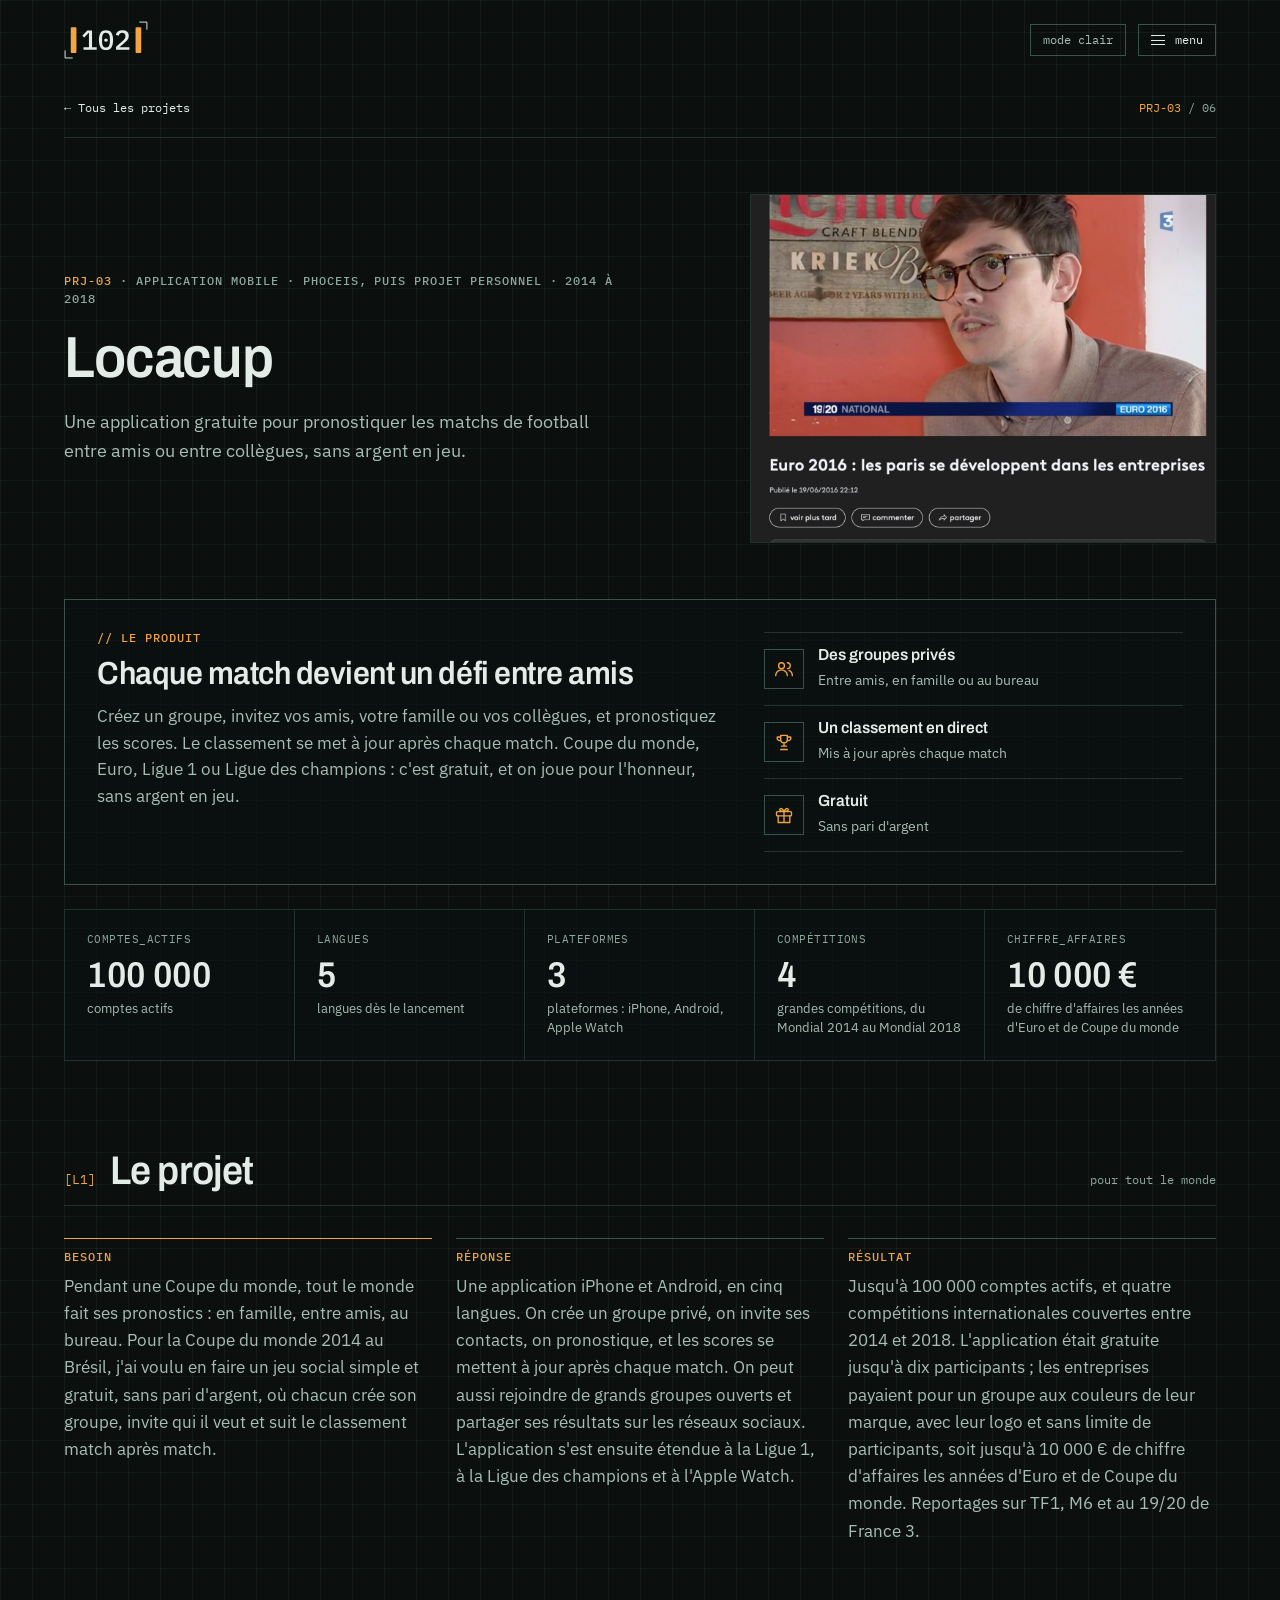
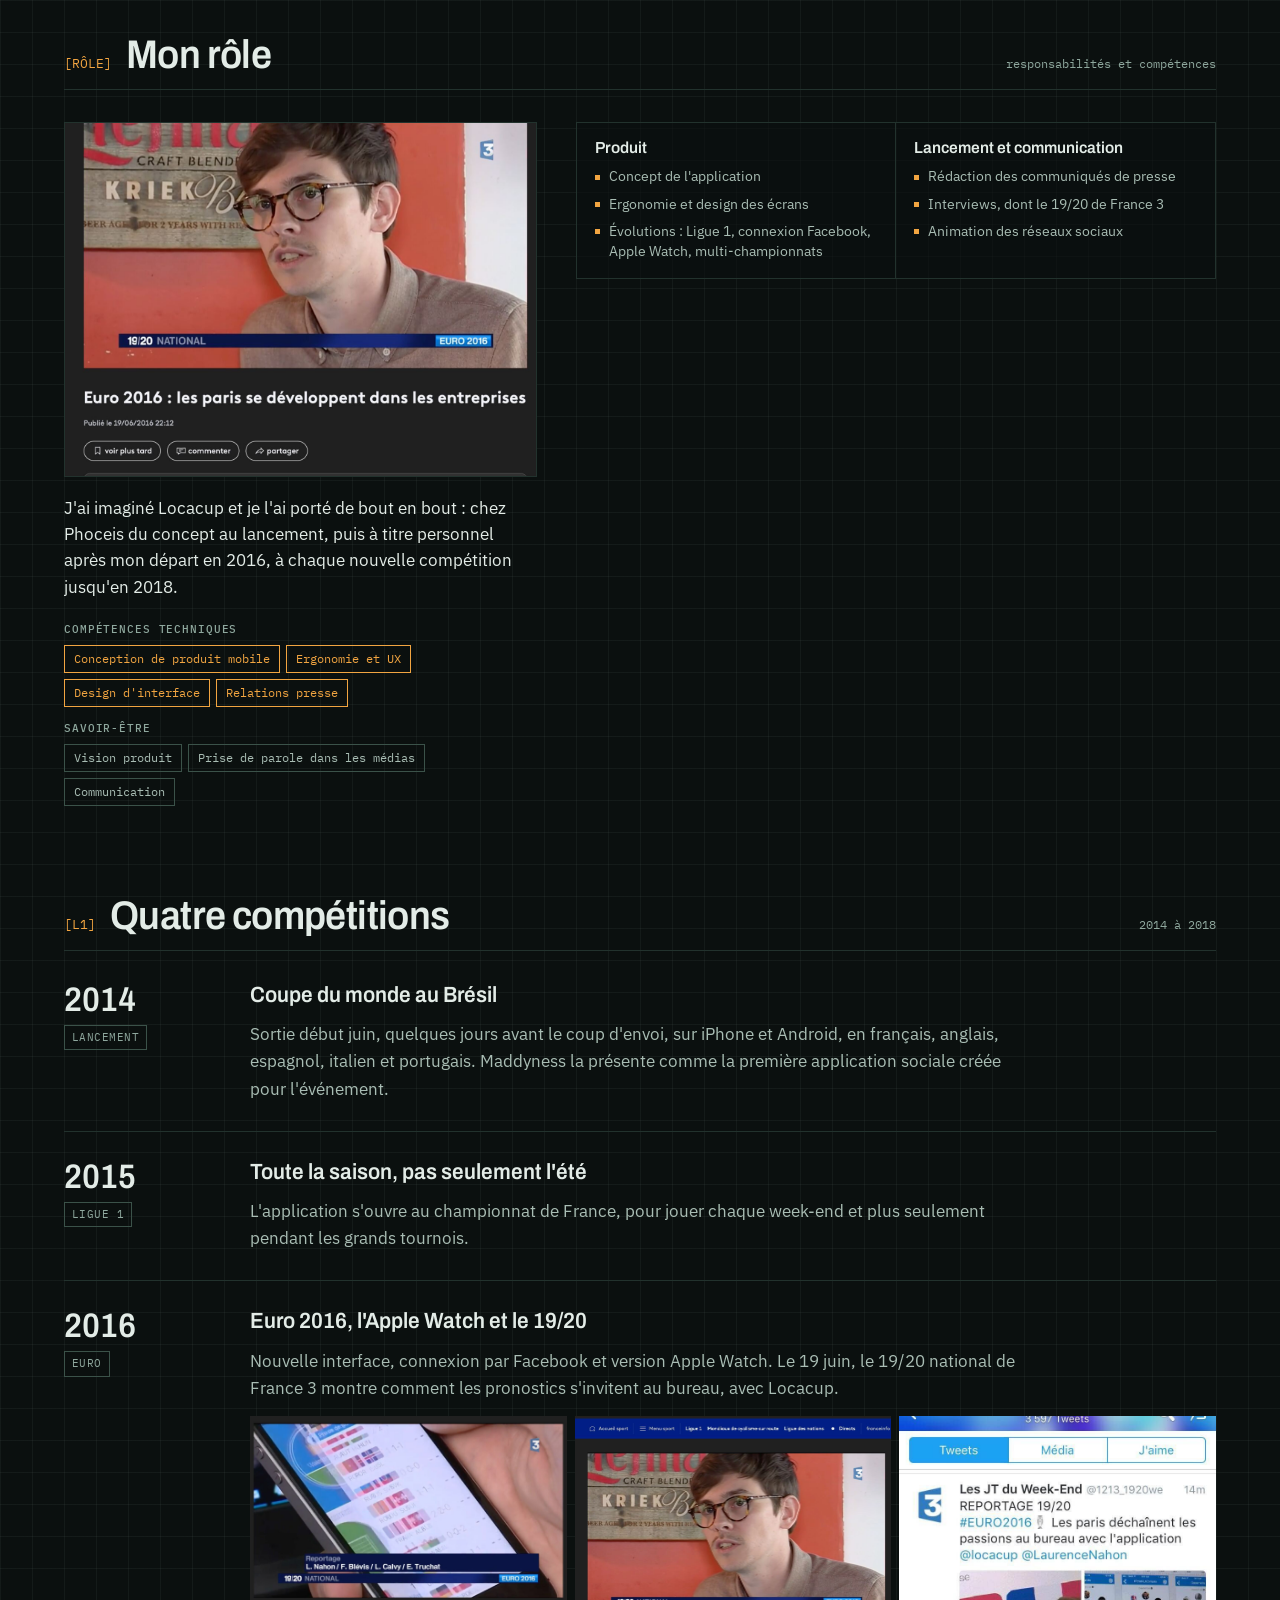
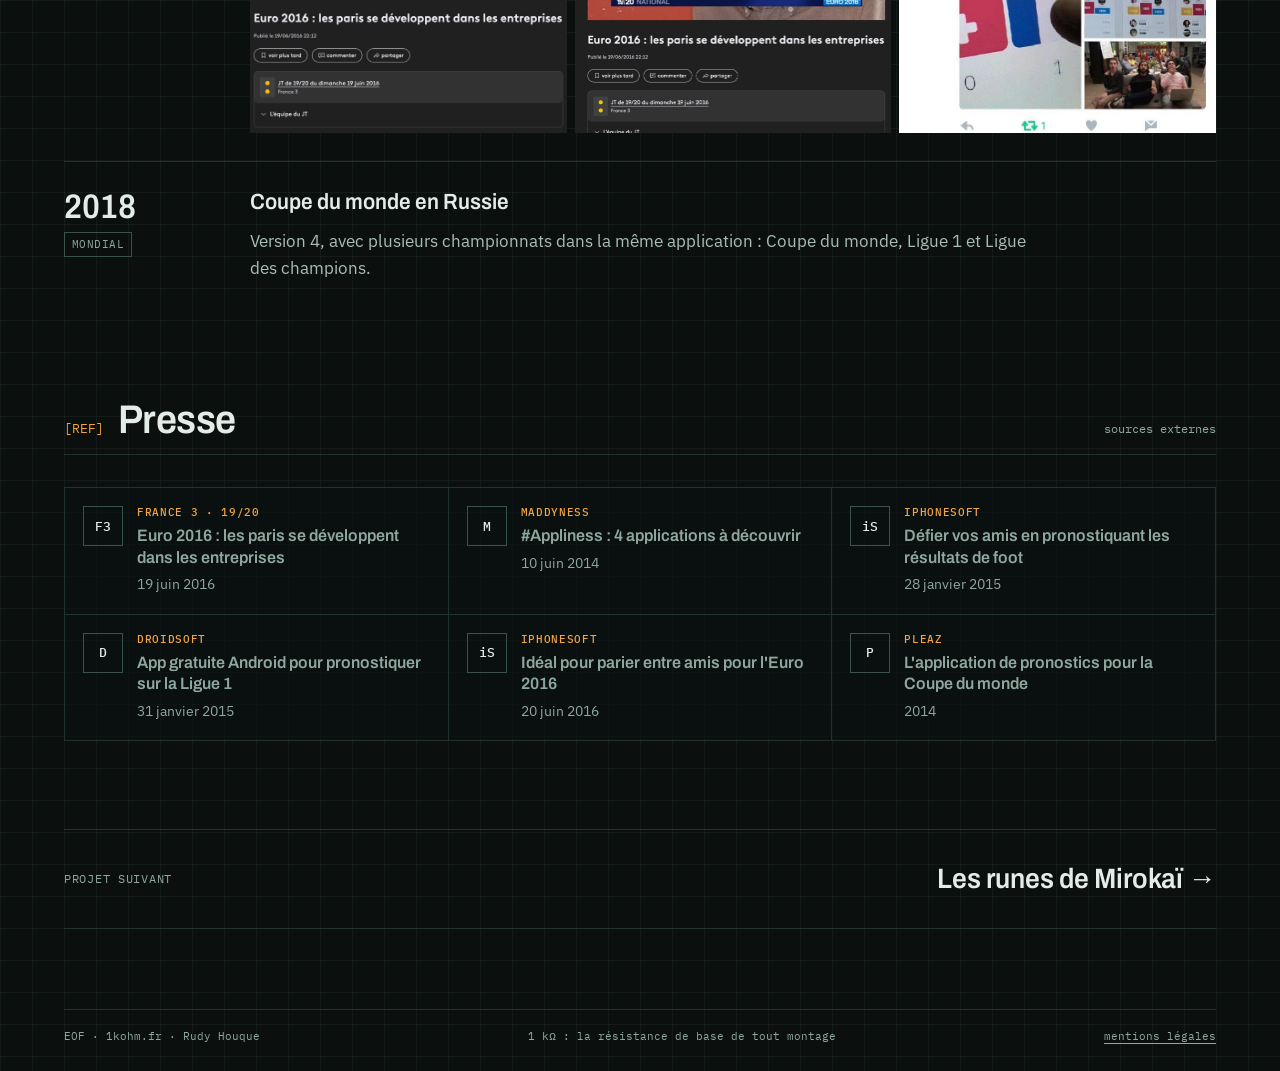
<file: locacup/index.html>
<!doctype html>
<html lang="fr" data-theme="dark">
<head>
<meta charset="utf-8">
<meta name="viewport" content="width=device-width, initial-scale=1, viewport-fit=cover">
<title>Locacup, l'application de pronostics de football · Rudy Houque</title>
<meta name="description" content="Locacup, application de pronostics de football entre amis et collègues : 100 000 comptes actifs, du Mondial 2014 au Mondial 2018, reportages TF1, M6 et France 3.">
<link rel="canonical" href="https://1kohm.fr/locacup/">
<meta property="og:type" content="website">
<meta property="og:locale" content="fr_FR">
<meta property="og:title" content="Locacup, l'application de pronostics de football · Rudy Houque">
<meta property="og:description" content="Locacup, application de pronostics de football entre amis et collègues : 100 000 comptes actifs, du Mondial 2014 au Mondial 2018, reportages TF1, M6 et France 3.">
<meta property="og:url" content="https://1kohm.fr/locacup/">
<meta property="og:image" content="https://1kohm.fr/img/locacup/locacup-3.jpg">
<link rel="icon" href="/favicon.svg" type="image/svg+xml">
<link rel="icon" href="/favicon.ico" sizes="32x32">
<link rel="apple-touch-icon" href="/img/marque/apple-touch-icon-180.png">
<link rel="preload" href="/assets/fonts/archivo-wdth.woff2" as="font" type="font/woff2" crossorigin>
<script>document.documentElement.classList.add('js');try{var t=localStorage.getItem('theme');if(t)document.documentElement.setAttribute('data-theme',t)}catch(e){}</script>
<link rel="stylesheet" href="/assets/site.css?v=20261109f">
<script defer src="https://cloud.umami.is/script.js" data-website-id="324cd797-ee55-44f8-921b-9b1022fabcf0"></script>
</head>
<body>
<a class="skip" href="#p-locacup">Aller au contenu</a>
<div class="wrap">
  <header class="top">
    <a class="brand" href="/" aria-label="1kohm, accueil"><svg class="brand-mark" viewBox="26.5 4.5 267 120" aria-hidden="true" focusable="false"><g fill="none" stroke="currentColor" stroke-width="3"><polyline points="266,8 290,8 290,32"/><polyline points="54,122 30,122 30,98"/></g><g class="brand-term"><rect x="48" y="24" width="18" height="82" rx="3"/><rect x="254" y="24" width="18" height="82" rx="3"/></g><path fill="currentColor" d="M88.54 96V87.82H105.79V41.79H105.09L90.83 57.02L84.76 51.56L100.42 34.58H115.65V87.82H130.52V96Z M160 97.06Q154.19 97.06 149.92 94.9Q145.66 92.74 142.88 88.7Q140.11 84.65 138.79 78.75Q137.47 72.86 137.47 65.29Q137.47 57.81 138.79 51.87Q140.11 45.93 142.88 41.88Q145.66 37.83 149.92 35.68Q154.19 33.52 160 33.52Q165.81 33.52 170.08 35.68Q174.34 37.83 177.12 41.88Q179.89 45.93 181.21 51.87Q182.53 57.81 182.53 65.29Q182.53 72.86 181.21 78.75Q179.89 84.65 177.12 88.7Q174.34 92.74 170.08 94.9Q165.81 97.06 160 97.06ZM160 88.96Q166.69 88.96 169.55 83.99Q172.41 79.02 172.41 70.57V60.01Q172.41 51.56 169.55 46.59Q166.69 41.62 160 41.62Q156.66 41.62 154.28 42.89Q151.9 44.17 150.41 46.59Q148.91 49.01 148.25 52.4Q147.59 55.78 147.59 60.01V70.57Q147.59 74.79 148.25 78.18Q148.91 81.57 150.41 83.99Q151.9 86.41 154.28 87.68Q156.66 88.96 160 88.96ZM160 70.48Q156.92 70.48 155.73 69.25Q154.54 68.02 154.54 66.26V64.32Q154.54 62.56 155.73 61.33Q156.92 60.1 160 60.1Q163.08 60.1 164.27 61.33Q165.46 62.56 165.46 64.32V66.26Q165.46 68.02 164.27 69.25Q163.08 70.48 160 70.48Z M234.36 96H191.94V86.58L212.01 69.07Q216.76 64.85 219.36 61.06Q221.95 57.28 221.95 53.06V52.09Q221.95 47.25 219.31 44.65Q216.67 42.06 211.66 42.06Q206.55 42.06 203.78 44.78Q201.01 47.51 199.78 51.74L191.15 48.48Q192.03 45.58 193.7 42.89Q195.38 40.21 197.97 38.1Q200.57 35.98 204.13 34.75Q207.7 33.52 212.36 33.52Q217.11 33.52 220.85 34.88Q224.59 36.25 227.14 38.62Q229.7 41 231.02 44.3Q232.34 47.6 232.34 51.56Q232.34 55.26 231.24 58.38Q230.14 61.5 228.16 64.36Q226.18 67.22 223.45 69.86Q220.72 72.5 217.46 75.14L202.59 87.64H234.36Z"/></svg></a>
    <nav class="nav" id="nav" aria-label="Navigation principale">
      <a href="/projets/" aria-current="true"><b>[01]</b> projets</a>
      <a href="/technologies/"><b>[02]</b> technologies</a>
      <a href="/salons/"><b>[03]</b> salons</a>
      <a href="/parcours/"><b>[04]</b> parcours</a>
      <a href="/#contact"><b>[05]</b> contact</a>
    </nav>
    <button class="theme" id="themeBtn" type="button">mode sombre</button>
    <button class="menu-btn" id="menuBtn" type="button" aria-expanded="false" aria-controls="nav"><span class="menu-ico" aria-hidden="true"><i></i><i></i><i></i></span><span class="menu-lbl">menu</span></button>
  </header>
</div>

<main class="view" id="p-locacup">
  <div class="wrap">
    <div class="crumbs"><a href="/projets/">← Tous les projets</a><span class="id"><b>PRJ-03</b> / 06</span></div>

    <div class="p-hero">
      <div>
        <div class="eyebrow"><b>PRJ-03</b> · Application mobile · Phoceis, puis projet personnel · 2014 à 2018</div>
        <h1>Locacup</h1>
        <p>Une application gratuite pour pronostiquer les matchs de football entre amis ou entre collègues, sans argent en jeu.</p>
      </div>
      <figure class="pic zoom"><img fetchpriority="high" src="/img/locacup/locacup-2.jpg" alt="Interviewé dans le reportage du 19/20 de France 3 sur les pronostics au bureau, juin 2016"></figure>
    </div>

    <div class="pitchbox">
      <div class="pb-txt"><span class="pb-eye">Le produit</span><h2>Chaque match devient un défi entre amis</h2><p>Créez un groupe, invitez vos amis, votre famille ou vos collègues, et pronostiquez les scores. Le classement se met à jour après chaque match. Coupe du monde, Euro, Ligue 1 ou Ligue des champions : c'est gratuit, et on joue pour l'honneur, sans argent en jeu.</p></div>
      <ul class="pb-ben"><li><span class="ic"><svg viewBox="0 0 24 24" fill="none" stroke="currentColor" stroke-width="1.6" stroke-linecap="round" stroke-linejoin="round" aria-hidden="true"><circle cx="9" cy="8" r="3.5"/><path d="M2 20a7 7 0 0 1 14 0"/><path d="M16 4.5a3.5 3.5 0 0 1 0 7M22 20a7 7 0 0 0-4-6.3"/></svg></span><div><b>Des groupes privés</b><span>Entre amis, en famille ou au bureau</span></div></li><li><span class="ic"><svg viewBox="0 0 24 24" fill="none" stroke="currentColor" stroke-width="1.6" stroke-linecap="round" stroke-linejoin="round" aria-hidden="true"><path d="M8 4h8v5a4 4 0 0 1-8 0z"/><path d="M8 6H4a3 3 0 0 0 4 4M16 6h4a3 3 0 0 1-4 4M12 13v4M8 21h8M9 17h6"/></svg></span><div><b>Un classement en direct</b><span>Mis à jour après chaque match</span></div></li><li><span class="ic"><svg viewBox="0 0 24 24" fill="none" stroke="currentColor" stroke-width="1.6" stroke-linecap="round" stroke-linejoin="round" aria-hidden="true"><rect x="3" y="8" width="18" height="5" rx="1"/><path d="M5 13v8h14v-8M12 8v13M12 8S10 3 7.5 4.5 9 8 12 8zM12 8s2-5 4.5-3.5S15 8 12 8z"/></svg></span><div><b>Gratuit</b><span>Sans pari d'argent</span></div></li></ul>
    </div>
    <div class="kf">
      <div><small>COMPTES_ACTIFS</small><b>100 000</b><span>comptes actifs</span></div>
      <div><small>LANGUES</small><b>5</b><span>langues dès le lancement</span></div>
      <div><small>PLATEFORMES</small><b>3</b><span>plateformes : iPhone, Android, Apple Watch</span></div>
      <div><small>COMPÉTITIONS</small><b>4</b><span>grandes compétitions, du Mondial 2014 au Mondial 2018</span></div>
      <div><small>CHIFFRE_AFFAIRES</small><b>10 000 €</b><span>de chiffre d'affaires les années d'Euro et de Coupe du monde</span></div>
    </div>

    <div class="lay">
      <div class="lay-head"><code>L1</code><h2>Le projet</h2><span>pour tout le monde</span></div>
      <dl class="story">
        <div><dt>Besoin</dt><dd>Pendant une Coupe du monde, tout le monde fait ses pronostics : en famille, entre amis, au bureau. Pour la Coupe du monde 2014 au Brésil, j'ai voulu en faire un jeu social simple et gratuit, sans pari d'argent, où chacun crée son groupe, invite qui il veut et suit le classement match après match.</dd></div>
        <div><dt>Réponse</dt><dd>Une application iPhone et Android, en cinq langues. On crée un groupe privé, on invite ses contacts, on pronostique, et les scores se mettent à jour après chaque match. On peut aussi rejoindre de grands groupes ouverts et partager ses résultats sur les réseaux sociaux. L'application s'est ensuite étendue à la Ligue 1, à la Ligue des champions et à l'Apple Watch.</dd></div>
        <div><dt>Résultat</dt><dd>Jusqu'à 100 000 comptes actifs, et quatre compétitions internationales couvertes entre 2014 et 2018. L'application était gratuite jusqu'à dix participants ; les entreprises payaient pour un groupe aux couleurs de leur marque, avec leur logo et sans limite de participants, soit jusqu'à 10 000 € de chiffre d'affaires les années d'Euro et de Coupe du monde. Reportages sur TF1, M6 et au 19/20 de France 3.</dd></div>
      </dl>

    </div>

    <div class="lay">
      <div class="lay-head"><code>RÔLE</code><h2>Mon rôle</h2><span>responsabilités et compétences</span></div>
      <div class="rolebox">
        <div class="rb-intro">
          <figure class="pic zoom rb-pic"><img loading="lazy" src="/img/locacup/locacup-2.jpg" alt="Interview dans le reportage du 19/20 de France 3"></figure>
          <p class="lead">J'ai imaginé Locacup et je l'ai porté de bout en bout : chez Phoceis du concept au lancement, puis à titre personnel après mon départ en 2016, à chaque nouvelle compétition jusqu'en 2018.</p>
          <div class="skills"><h3 class="sk-h">Compétences techniques</h3><div class="chips-s"><span>Conception de produit mobile</span><span>Ergonomie et UX</span><span>Design d'interface</span><span>Relations presse</span></div><h3 class="sk-h">Savoir-être</h3><div class="chips-s soft"><span>Vision produit</span><span>Prise de parole dans les médias</span><span>Communication</span></div></div>
        </div>
        <div class="rb-groups"><section class="rg"><h3>Produit</h3><ul><li>Concept de l'application</li><li>Ergonomie et design des écrans</li><li>Évolutions : Ligue 1, connexion Facebook, Apple Watch, multi-championnats</li></ul></section><section class="rg"><h3>Lancement et communication</h3><ul><li>Rédaction des communiqués de presse</li><li>Interviews, dont le 19/20 de France 3</li><li>Animation des réseaux sociaux</li></ul></section></div>
      </div>
    </div>

    <div class="lay">
      <div class="lay-head"><code>L1</code><h2>Quatre compétitions</h2><span>2014 à 2018</span></div>
      <ol class="tl">
        <li>
          <div class="yr"><time>2014</time><span class="tag">Lancement</span></div>
          <div class="body">
            <h3>Coupe du monde au Brésil</h3>
            <p>Sortie début juin, quelques jours avant le coup d'envoi, sur iPhone et Android, en français, anglais, espagnol, italien et portugais. Maddyness la présente comme la première application sociale créée pour l'événement.</p>
          </div>
        </li>
        <li>
          <div class="yr"><time>2015</time><span class="tag">Ligue 1</span></div>
          <div class="body">
            <h3>Toute la saison, pas seulement l'été</h3>
            <p>L'application s'ouvre au championnat de France, pour jouer chaque week-end et plus seulement pendant les grands tournois.</p>
          </div>
        </li>
        <li>
          <div class="yr"><time>2016</time><span class="tag">Euro</span></div>
          <div class="body">
            <h3>Euro 2016, l'Apple Watch et le 19/20</h3>
            <p>Nouvelle interface, connexion par Facebook et version Apple Watch. Le 19 juin, le 19/20 national de France 3 montre comment les pronostics s'invitent au bureau, avec Locacup.</p>
            <div class="mosaic m3">
              <figure class="pic zoom"><img loading="lazy" src="/img/locacup/locacup-3.jpg" alt="Reportage du 19/20 de France 3 : l'application Locacup à l'écran"></figure>
              <figure class="pic zoom"><img loading="lazy" src="/img/locacup/locacup-2.jpg" alt="Interview dans le reportage du 19/20 de France 3"></figure>
              <figure class="pic zoom"><img loading="lazy" src="/img/locacup/locacup-1.jpg" alt="Annonce du reportage par France 3, mentionnant @locacup"></figure>
            </div>
          </div>
        </li>
        <li>
          <div class="yr"><time>2018</time><span class="tag">Mondial</span></div>
          <div class="body">
            <h3>Coupe du monde en Russie</h3>
            <p>Version 4, avec plusieurs championnats dans la même application : Coupe du monde, Ligue 1 et Ligue des champions.</p>
          </div>
        </li>
      </ol>
    </div>

    <div class="lay">
      <div class="lay-head"><code>REF</code><h2>Presse</h2><span>sources externes</span></div>
      <div class="press">
        <a href="https://www.franceinfo.fr/sports/foot/euro/euro-2016-les-paris-se-developpent-dans-les-entreprises_1507673.html" target="_blank" rel="noopener"><span class="lg mono">F3</span><span class="pt"><span class="src">France 3 · 19/20</span><b>Euro 2016 : les paris se développent dans les entreprises</b><span>19 juin 2016</span></span></a>
        <a href="https://www.maddyness.com/2014/06/10/applications-sidemash-locacup-getwifi-treep/" target="_blank" rel="noopener"><span class="lg mono">M</span><span class="pt"><span class="src">Maddyness</span><b>#Appliness : 4 applications à découvrir</b><span>10 juin 2014</span></span></a>
        <a href="https://iphonesoft.fr/2015/01/28/locacup-defier-amis-pariant-matchs-foot" target="_blank" rel="noopener"><span class="lg mono">iS</span><span class="pt"><span class="src">iPhoneSoft</span><b>Défier vos amis en pronostiquant les résultats de foot</b><span>28 janvier 2015</span></span></a>
        <a href="https://droidsoft.fr/2015/01/31/locacup-app-gratuite-android-pour-pronostiquer-sur-la-ligue-1/" target="_blank" rel="noopener"><span class="lg mono">D</span><span class="pt"><span class="src">Droidsoft</span><b>App gratuite Android pour pronostiquer sur la Ligue 1</b><span>31 janvier 2015</span></span></a>
        <a href="https://iphonesoft.fr/2016/06/20/locacup-ideal-parier-entre-amis-pour-euro-2016" target="_blank" rel="noopener"><span class="lg mono">iS</span><span class="pt"><span class="src">iPhoneSoft</span><b>Idéal pour parier entre amis pour l'Euro 2016</b><span>20 juin 2016</span></span></a>
        <a href="http://www.pleaz.fr/high-tech-geek/locacup-app-pronostics-coupe-du-monde" target="_blank" rel="noopener"><span class="lg mono">P</span><span class="pt"><span class="src">Pleaz</span><b>L'application de pronostics pour la Coupe du monde</b><span>2014</span></span></a>
      </div>
    </div>

    <div class="next"><span>Projet suivant</span><a href="/enchanted-tools/">Les runes de Mirokaï →</a></div>
  </div>
</main>
<footer class="foot"><div class="wrap"><div><span>EOF · 1kohm.fr · Rudy Houque</span><span>1 kΩ : la résistance de base de tout montage</span><a href="/mentions-legales/">mentions légales</a></div></div></footer>

<div class="lb" id="lb" hidden role="dialog" aria-modal="true" aria-label="Visionneuse photo"><button class="close" id="lbClose" type="button">fermer [échap]</button><button class="nav-b prev" id="lbPrev" type="button" aria-label="Photo précédente">‹</button><figure><img id="lbImg" alt=""><figcaption id="lbCap"></figcaption><div class="count" id="lbCount"></div></figure><button class="nav-b next-b" id="lbNext" type="button" aria-label="Photo suivante">›</button></div>
<script src="/assets/site.js?v=20261109b" defer></script>
</body>
</html>
</file>
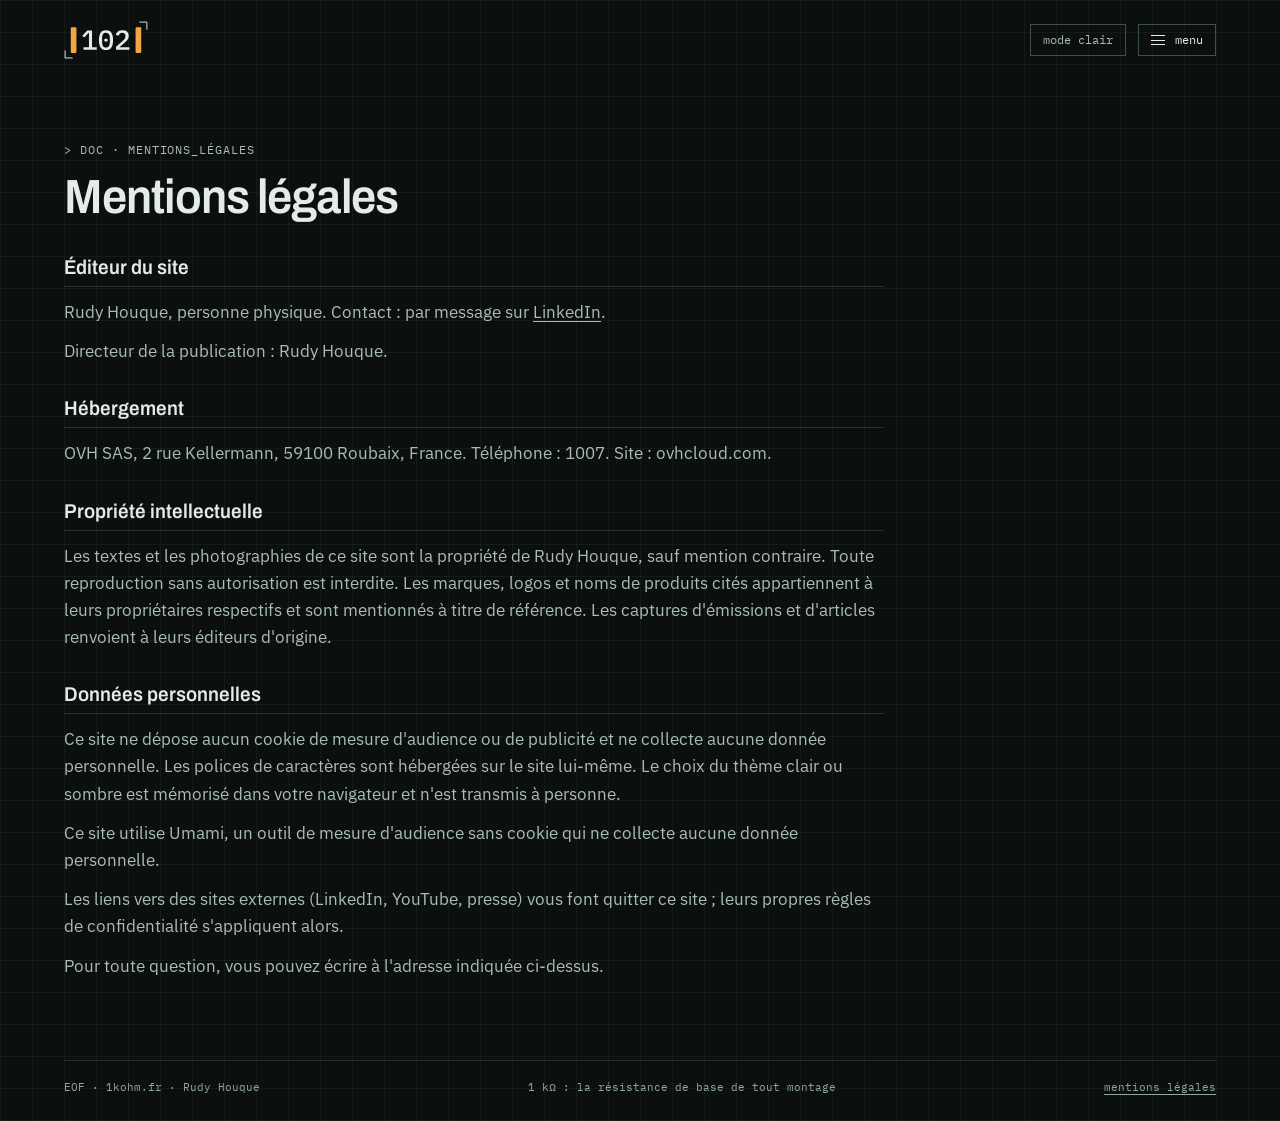
<file: mentions-legales/index.html>
<!doctype html>
<html lang="fr" data-theme="dark">
<head>
<meta charset="utf-8">
<meta name="viewport" content="width=device-width, initial-scale=1, viewport-fit=cover">
<title>Mentions légales · Rudy Houque</title>
<meta name="description" content="Mentions légales du site 1kohm.fr.">
<link rel="canonical" href="https://1kohm.fr/mentions-legales/">
<meta property="og:type" content="website">
<meta property="og:locale" content="fr_FR">
<meta property="og:title" content="Mentions légales · Rudy Houque">
<meta property="og:description" content="Mentions légales du site 1kohm.fr.">
<meta property="og:url" content="https://1kohm.fr/mentions-legales/">
<meta property="og:image" content="https://1kohm.fr/img/marque/og-1kohm.png">
<link rel="icon" href="/favicon.svg" type="image/svg+xml">
<link rel="icon" href="/favicon.ico" sizes="32x32">
<link rel="apple-touch-icon" href="/img/marque/apple-touch-icon-180.png">
<link rel="preload" href="/assets/fonts/archivo-wdth.woff2" as="font" type="font/woff2" crossorigin>
<script>document.documentElement.classList.add('js');try{var t=localStorage.getItem('theme');if(t)document.documentElement.setAttribute('data-theme',t)}catch(e){}</script>
<link rel="stylesheet" href="/assets/site.css?v=20261109f">
<script defer src="https://cloud.umami.is/script.js" data-website-id="324cd797-ee55-44f8-921b-9b1022fabcf0"></script>
</head>
<body>
<a class="skip" href="#legal">Aller au contenu</a>
<div class="wrap">
  <header class="top">
    <a class="brand" href="/" aria-label="1kohm, accueil"><svg class="brand-mark" viewBox="26.5 4.5 267 120" aria-hidden="true" focusable="false"><g fill="none" stroke="currentColor" stroke-width="3"><polyline points="266,8 290,8 290,32"/><polyline points="54,122 30,122 30,98"/></g><g class="brand-term"><rect x="48" y="24" width="18" height="82" rx="3"/><rect x="254" y="24" width="18" height="82" rx="3"/></g><path fill="currentColor" d="M88.54 96V87.82H105.79V41.79H105.09L90.83 57.02L84.76 51.56L100.42 34.58H115.65V87.82H130.52V96Z M160 97.06Q154.19 97.06 149.92 94.9Q145.66 92.74 142.88 88.7Q140.11 84.65 138.79 78.75Q137.47 72.86 137.47 65.29Q137.47 57.81 138.79 51.87Q140.11 45.93 142.88 41.88Q145.66 37.83 149.92 35.68Q154.19 33.52 160 33.52Q165.81 33.52 170.08 35.68Q174.34 37.83 177.12 41.88Q179.89 45.93 181.21 51.87Q182.53 57.81 182.53 65.29Q182.53 72.86 181.21 78.75Q179.89 84.65 177.12 88.7Q174.34 92.74 170.08 94.9Q165.81 97.06 160 97.06ZM160 88.96Q166.69 88.96 169.55 83.99Q172.41 79.02 172.41 70.57V60.01Q172.41 51.56 169.55 46.59Q166.69 41.62 160 41.62Q156.66 41.62 154.28 42.89Q151.9 44.17 150.41 46.59Q148.91 49.01 148.25 52.4Q147.59 55.78 147.59 60.01V70.57Q147.59 74.79 148.25 78.18Q148.91 81.57 150.41 83.99Q151.9 86.41 154.28 87.68Q156.66 88.96 160 88.96ZM160 70.48Q156.92 70.48 155.73 69.25Q154.54 68.02 154.54 66.26V64.32Q154.54 62.56 155.73 61.33Q156.92 60.1 160 60.1Q163.08 60.1 164.27 61.33Q165.46 62.56 165.46 64.32V66.26Q165.46 68.02 164.27 69.25Q163.08 70.48 160 70.48Z M234.36 96H191.94V86.58L212.01 69.07Q216.76 64.85 219.36 61.06Q221.95 57.28 221.95 53.06V52.09Q221.95 47.25 219.31 44.65Q216.67 42.06 211.66 42.06Q206.55 42.06 203.78 44.78Q201.01 47.51 199.78 51.74L191.15 48.48Q192.03 45.58 193.7 42.89Q195.38 40.21 197.97 38.1Q200.57 35.98 204.13 34.75Q207.7 33.52 212.36 33.52Q217.11 33.52 220.85 34.88Q224.59 36.25 227.14 38.62Q229.7 41 231.02 44.3Q232.34 47.6 232.34 51.56Q232.34 55.26 231.24 58.38Q230.14 61.5 228.16 64.36Q226.18 67.22 223.45 69.86Q220.72 72.5 217.46 75.14L202.59 87.64H234.36Z"/></svg></a>
    <nav class="nav" id="nav" aria-label="Navigation principale">
      <a href="/projets/"><b>[01]</b> projets</a>
      <a href="/technologies/"><b>[02]</b> technologies</a>
      <a href="/salons/"><b>[03]</b> salons</a>
      <a href="/parcours/"><b>[04]</b> parcours</a>
      <a href="/#contact"><b>[05]</b> contact</a>
    </nav>
    <button class="theme" id="themeBtn" type="button">mode sombre</button>
    <button class="menu-btn" id="menuBtn" type="button" aria-expanded="false" aria-controls="nav"><span class="menu-ico" aria-hidden="true"><i></i><i></i><i></i></span><span class="menu-lbl">menu</span></button>
  </header>
</div>

<main class="view" id="legal">
  <div class="wrap"><div class="legal">
    <p class="kicker">&gt; DOC · MENTIONS_LÉGALES</p>
    <h1>Mentions légales</h1>
    <h2>Éditeur du site</h2>
    <p>Rudy Houque, personne physique. Contact : par message sur <a href="https://www.linkedin.com/in/rudyhouque/" target="_blank" rel="noopener">LinkedIn</a>.</p>
    <p>Directeur de la publication : Rudy Houque.</p>
    <h2>Hébergement</h2>
    <p>OVH SAS, 2 rue Kellermann, 59100 Roubaix, France. Téléphone : 1007. Site : ovhcloud.com.</p>
    <h2>Propriété intellectuelle</h2>
    <p>Les textes et les photographies de ce site sont la propriété de Rudy Houque, sauf mention contraire. Toute reproduction sans autorisation est interdite. Les marques, logos et noms de produits cités appartiennent à leurs propriétaires respectifs et sont mentionnés à titre de référence. Les captures d'émissions et d'articles renvoient à leurs éditeurs d'origine.</p>
    <h2>Données personnelles</h2>
    <p>Ce site ne dépose aucun cookie de mesure d'audience ou de publicité et ne collecte aucune donnée personnelle. Les polices de caractères sont hébergées sur le site lui-même. Le choix du thème clair ou sombre est mémorisé dans votre navigateur et n'est transmis à personne.</p>
    <p>Ce site utilise Umami, un outil de mesure d'audience sans cookie qui ne collecte aucune donnée personnelle.</p>
    <p>Les liens vers des sites externes (LinkedIn, YouTube, presse) vous font quitter ce site ; leurs propres règles de confidentialité s'appliquent alors.</p>
    <p>Pour toute question, vous pouvez écrire à l'adresse indiquée ci-dessus.</p>
  </div></div>
</main>
<footer class="foot"><div class="wrap"><div><span>EOF · 1kohm.fr · Rudy Houque</span><span>1 kΩ : la résistance de base de tout montage</span><a href="/mentions-legales/">mentions légales</a></div></div></footer>

<div class="lb" id="lb" hidden role="dialog" aria-modal="true" aria-label="Visionneuse photo"><button class="close" id="lbClose" type="button">fermer [échap]</button><button class="nav-b prev" id="lbPrev" type="button" aria-label="Photo précédente">‹</button><figure><img id="lbImg" alt=""><figcaption id="lbCap"></figcaption><div class="count" id="lbCount"></div></figure><button class="nav-b next-b" id="lbNext" type="button" aria-label="Photo suivante">›</button></div>
<script src="/assets/site.js?v=20261109b" defer></script>
</body>
</html>
</file>
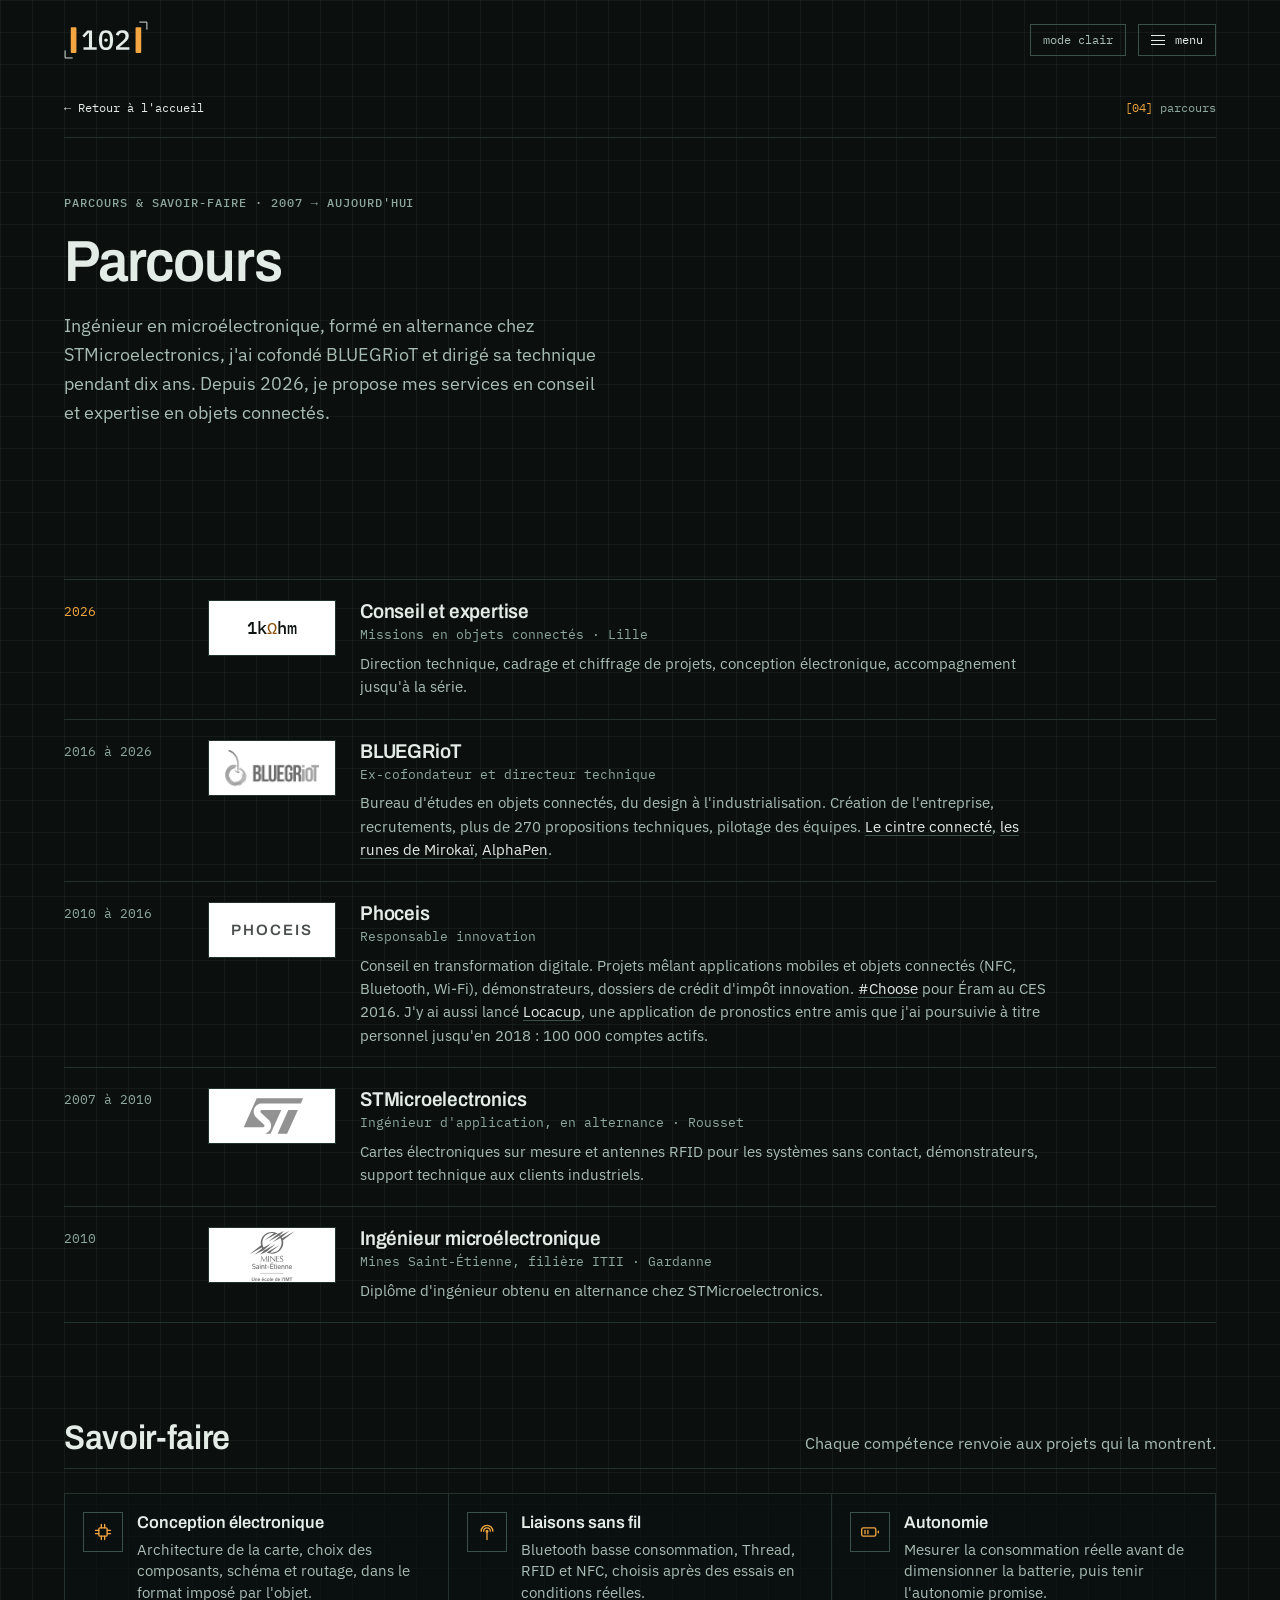
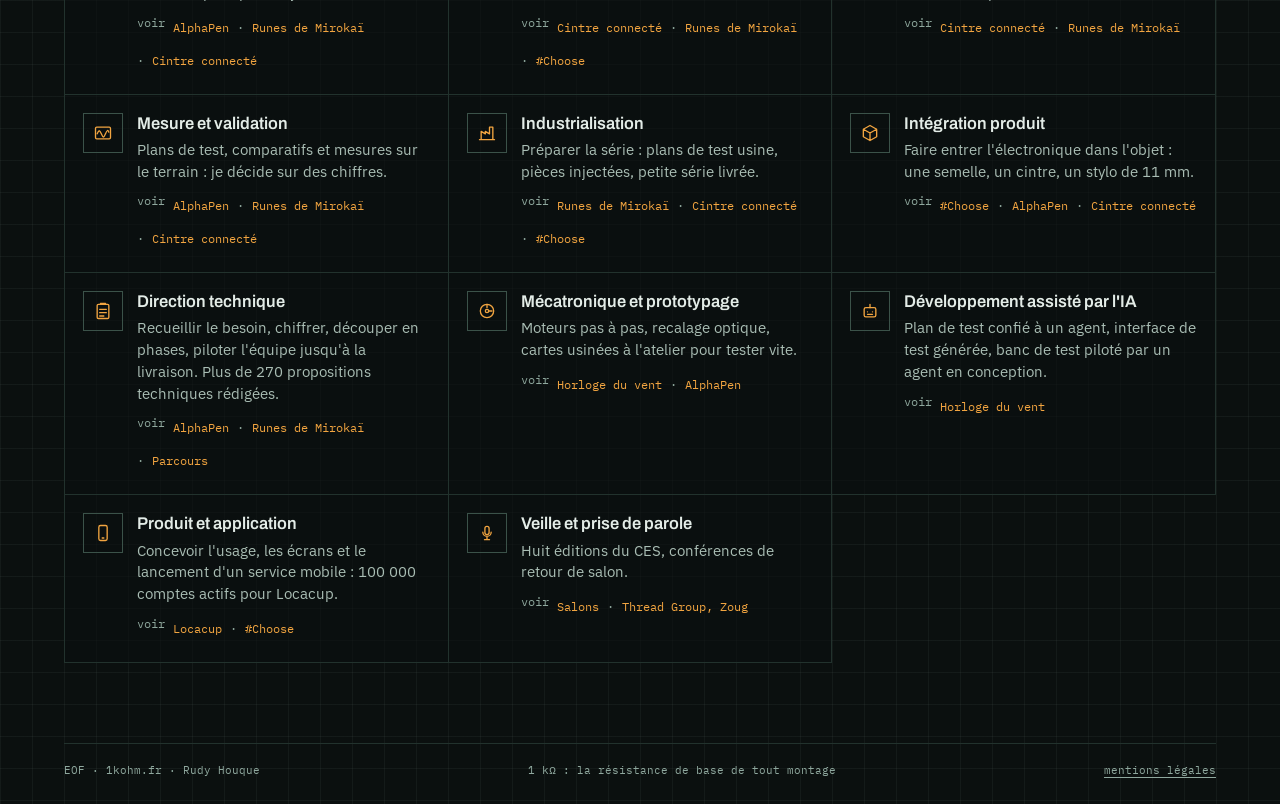
<file: parcours/index.html>
<!doctype html>
<html lang="fr" data-theme="dark">
<head>
<meta charset="utf-8">
<meta name="viewport" content="width=device-width, initial-scale=1, viewport-fit=cover">
<title>Parcours et savoir-faire · Rudy Houque</title>
<meta name="description" content="Parcours de Rudy Houque, de STMicroelectronics à BLUEGRioT puis au conseil en objets connectés, et les savoir-faire qui l'accompagnent, chacun relié aux projets qui le montrent.">
<link rel="canonical" href="https://1kohm.fr/parcours/">
<meta property="og:type" content="website">
<meta property="og:locale" content="fr_FR">
<meta property="og:title" content="Parcours et savoir-faire · Rudy Houque">
<meta property="og:description" content="Parcours de Rudy Houque, de STMicroelectronics à BLUEGRioT puis au conseil en objets connectés, et les savoir-faire qui l'accompagnent, chacun relié aux projets qui le montrent.">
<meta property="og:url" content="https://1kohm.fr/parcours/">
<meta property="og:image" content="https://1kohm.fr/img/autres/portrait-vert.jpg">
<link rel="icon" href="/favicon.svg" type="image/svg+xml">
<link rel="icon" href="/favicon.ico" sizes="32x32">
<link rel="apple-touch-icon" href="/img/marque/apple-touch-icon-180.png">
<link rel="preload" href="/assets/fonts/archivo-wdth.woff2" as="font" type="font/woff2" crossorigin>
<script>document.documentElement.classList.add('js');try{var t=localStorage.getItem('theme');if(t)document.documentElement.setAttribute('data-theme',t)}catch(e){}</script>
<link rel="stylesheet" href="/assets/site.css?v=20261109f">
<script defer src="https://cloud.umami.is/script.js" data-website-id="324cd797-ee55-44f8-921b-9b1022fabcf0"></script>
</head>
<body>
<a class="skip" href="#p-parcours">Aller au contenu</a>
<div class="wrap">
  <header class="top">
    <a class="brand" href="/" aria-label="1kohm, accueil"><svg class="brand-mark" viewBox="26.5 4.5 267 120" aria-hidden="true" focusable="false"><g fill="none" stroke="currentColor" stroke-width="3"><polyline points="266,8 290,8 290,32"/><polyline points="54,122 30,122 30,98"/></g><g class="brand-term"><rect x="48" y="24" width="18" height="82" rx="3"/><rect x="254" y="24" width="18" height="82" rx="3"/></g><path fill="currentColor" d="M88.54 96V87.82H105.79V41.79H105.09L90.83 57.02L84.76 51.56L100.42 34.58H115.65V87.82H130.52V96Z M160 97.06Q154.19 97.06 149.92 94.9Q145.66 92.74 142.88 88.7Q140.11 84.65 138.79 78.75Q137.47 72.86 137.47 65.29Q137.47 57.81 138.79 51.87Q140.11 45.93 142.88 41.88Q145.66 37.83 149.92 35.68Q154.19 33.52 160 33.52Q165.81 33.52 170.08 35.68Q174.34 37.83 177.12 41.88Q179.89 45.93 181.21 51.87Q182.53 57.81 182.53 65.29Q182.53 72.86 181.21 78.75Q179.89 84.65 177.12 88.7Q174.34 92.74 170.08 94.9Q165.81 97.06 160 97.06ZM160 88.96Q166.69 88.96 169.55 83.99Q172.41 79.02 172.41 70.57V60.01Q172.41 51.56 169.55 46.59Q166.69 41.62 160 41.62Q156.66 41.62 154.28 42.89Q151.9 44.17 150.41 46.59Q148.91 49.01 148.25 52.4Q147.59 55.78 147.59 60.01V70.57Q147.59 74.79 148.25 78.18Q148.91 81.57 150.41 83.99Q151.9 86.41 154.28 87.68Q156.66 88.96 160 88.96ZM160 70.48Q156.92 70.48 155.73 69.25Q154.54 68.02 154.54 66.26V64.32Q154.54 62.56 155.73 61.33Q156.92 60.1 160 60.1Q163.08 60.1 164.27 61.33Q165.46 62.56 165.46 64.32V66.26Q165.46 68.02 164.27 69.25Q163.08 70.48 160 70.48Z M234.36 96H191.94V86.58L212.01 69.07Q216.76 64.85 219.36 61.06Q221.95 57.28 221.95 53.06V52.09Q221.95 47.25 219.31 44.65Q216.67 42.06 211.66 42.06Q206.55 42.06 203.78 44.78Q201.01 47.51 199.78 51.74L191.15 48.48Q192.03 45.58 193.7 42.89Q195.38 40.21 197.97 38.1Q200.57 35.98 204.13 34.75Q207.7 33.52 212.36 33.52Q217.11 33.52 220.85 34.88Q224.59 36.25 227.14 38.62Q229.7 41 231.02 44.3Q232.34 47.6 232.34 51.56Q232.34 55.26 231.24 58.38Q230.14 61.5 228.16 64.36Q226.18 67.22 223.45 69.86Q220.72 72.5 217.46 75.14L202.59 87.64H234.36Z"/></svg></a>
    <nav class="nav" id="nav" aria-label="Navigation principale">
      <a href="/projets/"><b>[01]</b> projets</a>
      <a href="/technologies/"><b>[02]</b> technologies</a>
      <a href="/salons/"><b>[03]</b> salons</a>
      <a href="/parcours/" aria-current="page"><b>[04]</b> parcours</a>
      <a href="/#contact"><b>[05]</b> contact</a>
    </nav>
    <button class="theme" id="themeBtn" type="button">mode sombre</button>
    <button class="menu-btn" id="menuBtn" type="button" aria-expanded="false" aria-controls="nav"><span class="menu-ico" aria-hidden="true"><i></i><i></i><i></i></span><span class="menu-lbl">menu</span></button>
  </header>
</div>

<main class="view" id="p-parcours">
  <div class="wrap">
    <div class="crumbs"><a href="/">← Retour à l'accueil</a><span class="id"><b>[04]</b> parcours</span></div>

    <div class="p-hero">
      <div>
        <div class="eyebrow">Parcours &amp; savoir-faire · 2007 → aujourd'hui</div>
        <h1 id="h-parcours">Parcours</h1>
        <p>Ingénieur en microélectronique, formé en alternance chez STMicroelectronics, j'ai cofondé BLUEGRioT et dirigé sa technique pendant dix ans. Depuis 2026, je propose mes services en conseil et expertise en objets connectés.</p>
      </div>
    </div>

    <section class="block" id="parcours" aria-label="Parcours, de 2007 à aujourd'hui">
      <ol class="path">
        <li class="now"><time>2026</time><span class="plg txt"><span class="brand-m">1k<span>Ω</span>hm</span></span><div><h3>Conseil et expertise</h3><p class="role">Missions en objets connectés · Lille</p><p>Direction technique, cadrage et chiffrage de projets, conception électronique, accompagnement jusqu'à la série.</p></div></li>
        <li><time>2016 à 2026</time><span class="plg"><img src="/img/logos/bluegriot.png" alt="BLUEGRioT"></span><div><h3>BLUEGRioT</h3><p class="role">Ex-cofondateur et directeur technique</p><p>Bureau d'études en objets connectés, du design à l'industrialisation. Création de l'entreprise, recrutements, plus de 270 propositions techniques, pilotage des équipes. <a href="/cintre-connecte/">Le cintre connecté</a>, <a href="/enchanted-tools/">les runes de Mirokaï</a>, <a href="/alphapen/">AlphaPen</a>.</p></div></li>
        <li><time>2010 à 2016</time><span class="plg txt"><span class="wm">PHOCEIS</span></span><div><h3>Phoceis</h3><p class="role">Responsable innovation</p><p>Conseil en transformation digitale. Projets mêlant applications mobiles et objets connectés (NFC, Bluetooth, Wi-Fi), démonstrateurs, dossiers de crédit d'impôt innovation. <a href="/choose/">#Choose</a> pour Éram au CES 2016. J'y ai aussi lancé <a href="/locacup/">Locacup</a>, une application de pronostics entre amis que j'ai poursuivie à titre personnel jusqu'en 2018 : 100 000 comptes actifs.</p></div></li>
        <li><time>2007 à 2010</time><span class="plg"><img src="/img/logos/st.svg" alt="STMicroelectronics"></span><div><h3>STMicroelectronics</h3><p class="role">Ingénieur d'application, en alternance · Rousset</p><p>Cartes électroniques sur mesure et antennes RFID pour les systèmes sans contact, démonstrateurs, support technique aux clients industriels.</p></div></li>
        <li><time>2010</time><span class="plg tall"><img src="/img/logos/mines-saint-etienne.svg" alt="Mines Saint-Étienne"></span><div><h3>Ingénieur microélectronique</h3><p class="role">Mines Saint-Étienne, filière ITII · Gardanne</p><p>Diplôme d'ingénieur obtenu en alternance chez STMicroelectronics.</p></div></li>
      </ol>
    </section>

    <section class="block" id="savoir-faire" aria-labelledby="h-sf">
      <div class="head">
        <h2 id="h-sf">Savoir-faire</h2>
        <p>Chaque compétence renvoie aux projets qui la montrent.</p>
      </div>
      <div class="sfgrid">
        <div class="sf"><span class="ic"><svg viewBox="0 0 24 24" fill="none" stroke="currentColor" stroke-width="1.6" stroke-linecap="round" stroke-linejoin="round" aria-hidden="true"><rect x="7" y="7" width="10" height="10" rx="1.5"/><path d="M10 3v4M14 3v4M10 17v4M14 17v4M3 10h4M3 14h4M17 10h4M17 14h4"/></svg></span><div><h3>Conception électronique</h3><p>Architecture de la carte, choix des composants, schéma et routage, dans le format imposé par l'objet.</p><p class="pv"><span>voir</span><a href="/alphapen/">AlphaPen</a><a href="/enchanted-tools/">Runes de Mirokaï</a><a href="/cintre-connecte/">Cintre connecté</a></p></div></div>
        <div class="sf"><span class="ic"><svg viewBox="0 0 24 24" fill="none" stroke="currentColor" stroke-width="1.6" stroke-linecap="round" stroke-linejoin="round" aria-hidden="true"><path d="M5 11a7 7 0 0 1 14 0M8 11a4 4 0 0 1 8 0"/><circle cx="12" cy="11" r="1"/><path d="M12 12v9"/></svg></span><div><h3>Liaisons sans fil</h3><p>Bluetooth basse consommation, Thread, RFID et NFC, choisis après des essais en conditions réelles.</p><p class="pv"><span>voir</span><a href="/cintre-connecte/">Cintre connecté</a><a href="/enchanted-tools/">Runes de Mirokaï</a><a href="/choose/">#Choose</a></p></div></div>
        <div class="sf"><span class="ic"><svg viewBox="0 0 24 24" fill="none" stroke="currentColor" stroke-width="1.6" stroke-linecap="round" stroke-linejoin="round" aria-hidden="true"><rect x="2" y="7" width="17" height="10" rx="2"/><path d="M22 11v2M6 10v4M9.5 10v4"/></svg></span><div><h3>Autonomie</h3><p>Mesurer la consommation réelle avant de dimensionner la batterie, puis tenir l'autonomie promise.</p><p class="pv"><span>voir</span><a href="/cintre-connecte/">Cintre connecté</a><a href="/enchanted-tools/">Runes de Mirokaï</a></p></div></div>
        <div class="sf"><span class="ic"><svg viewBox="0 0 24 24" fill="none" stroke="currentColor" stroke-width="1.6" stroke-linecap="round" stroke-linejoin="round" aria-hidden="true"><rect x="3" y="5" width="18" height="14" rx="1.5"/><path d="M5 13c2-5 3-5 5 0s3 5 5 0 3-5 4-2"/></svg></span><div><h3>Mesure et validation</h3><p>Plans de test, comparatifs et mesures sur le terrain : je décide sur des chiffres.</p><p class="pv"><span>voir</span><a href="/alphapen/">AlphaPen</a><a href="/enchanted-tools/">Runes de Mirokaï</a><a href="/cintre-connecte/">Cintre connecté</a></p></div></div>
        <div class="sf"><span class="ic"><svg viewBox="0 0 24 24" fill="none" stroke="currentColor" stroke-width="1.6" stroke-linecap="round" stroke-linejoin="round" aria-hidden="true"><path d="M3 20h18M5 20V10l5 3v-3l5 3V5h4v15"/></svg></span><div><h3>Industrialisation</h3><p>Préparer la série : plans de test usine, pièces injectées, petite série livrée.</p><p class="pv"><span>voir</span><a href="/enchanted-tools/">Runes de Mirokaï</a><a href="/cintre-connecte/">Cintre connecté</a><a href="/choose/">#Choose</a></p></div></div>
        <div class="sf"><span class="ic"><svg viewBox="0 0 24 24" fill="none" stroke="currentColor" stroke-width="1.6" stroke-linecap="round" stroke-linejoin="round" aria-hidden="true"><path d="M12 3l8 4.5v9L12 21l-8-4.5v-9zM12 12l8-4.5M12 12v9M12 12L4 7.5"/></svg></span><div><h3>Intégration produit</h3><p>Faire entrer l'électronique dans l'objet : une semelle, un cintre, un stylo de 11&nbsp;mm.</p><p class="pv"><span>voir</span><a href="/choose/">#Choose</a><a href="/alphapen/">AlphaPen</a><a href="/cintre-connecte/">Cintre connecté</a></p></div></div>
        <div class="sf"><span class="ic"><svg viewBox="0 0 24 24" fill="none" stroke="currentColor" stroke-width="1.6" stroke-linecap="round" stroke-linejoin="round" aria-hidden="true"><rect x="5" y="4" width="14" height="17" rx="1.5"/><path d="M9 4V3h6v1M8 10h8M8 14h8M8 18h5"/></svg></span><div><h3>Direction technique</h3><p>Recueillir le besoin, chiffrer, découper en phases, piloter l'équipe jusqu'à la livraison. Plus de 270 propositions techniques rédigées.</p><p class="pv"><span>voir</span><a href="/alphapen/">AlphaPen</a><a href="/enchanted-tools/">Runes de Mirokaï</a><a href="/parcours/">Parcours</a></p></div></div>
        <div class="sf"><span class="ic"><svg viewBox="0 0 24 24" fill="none" stroke="currentColor" stroke-width="1.6" stroke-linecap="round" stroke-linejoin="round" aria-hidden="true"><circle cx="12" cy="12" r="8"/><circle cx="12" cy="12" r="2"/><path d="M12 4v4M18 12h-4"/></svg></span><div><h3>Mécatronique et prototypage</h3><p>Moteurs pas à pas, recalage optique, cartes usinées à l'atelier pour tester vite.</p><p class="pv"><span>voir</span><a href="/horloge-du-vent/">Horloge du vent</a><a href="/alphapen/">AlphaPen</a></p></div></div>
        <div class="sf"><span class="ic"><svg viewBox="0 0 24 24" fill="none" stroke="currentColor" stroke-width="1.6" stroke-linecap="round" stroke-linejoin="round" aria-hidden="true"><rect x="5" y="8" width="14" height="11" rx="2"/><path d="M12 8V4M9 13h.01M15 13h.01M9 16h6"/></svg></span><div><h3>Développement assisté par l'IA</h3><p>Plan de test confié à un agent, interface de test générée, banc de test piloté par un agent en conception.</p><p class="pv"><span>voir</span><a href="/horloge-du-vent/">Horloge du vent</a></p></div></div>
        <div class="sf"><span class="ic"><svg viewBox="0 0 24 24" fill="none" stroke="currentColor" stroke-width="1.6" stroke-linecap="round" stroke-linejoin="round" aria-hidden="true"><rect x="7" y="3" width="10" height="18" rx="2"/><path d="M11 18h2"/></svg></span><div><h3>Produit et application</h3><p>Concevoir l'usage, les écrans et le lancement d'un service mobile : 100 000 comptes actifs pour Locacup.</p><p class="pv"><span>voir</span><a href="/locacup/">Locacup</a><a href="/choose/">#Choose</a></p></div></div>
        <div class="sf"><span class="ic"><svg viewBox="0 0 24 24" fill="none" stroke="currentColor" stroke-width="1.6" stroke-linecap="round" stroke-linejoin="round" aria-hidden="true"><path d="M9.5 6.5a2.5 2.5 0 0 1 5 0v5a2.5 2.5 0 0 1-5 0zM7 11a5 5 0 0 0 10 0M12 16v4M9 20h6"/></svg></span><div><h3>Veille et prise de parole</h3><p><!-- JUGE-CES-2027 masqué jusqu'à la galerie des juges sur CES.tech : , juge des Innovation Awards -->Huit éditions du CES, conférences de retour de salon.</p><p class="pv"><span>voir</span><a href="/salons/">Salons</a><a href="/cintre-connecte/">Thread Group, Zoug</a></p></div></div>
      </div>
    </section>
  </div>
</main>
<footer class="foot"><div class="wrap"><div><span>EOF · 1kohm.fr · Rudy Houque</span><span>1 kΩ : la résistance de base de tout montage</span><a href="/mentions-legales/">mentions légales</a></div></div></footer>

<script src="/assets/site.js?v=20261109b" defer></script>
</body>
</html>
</file>
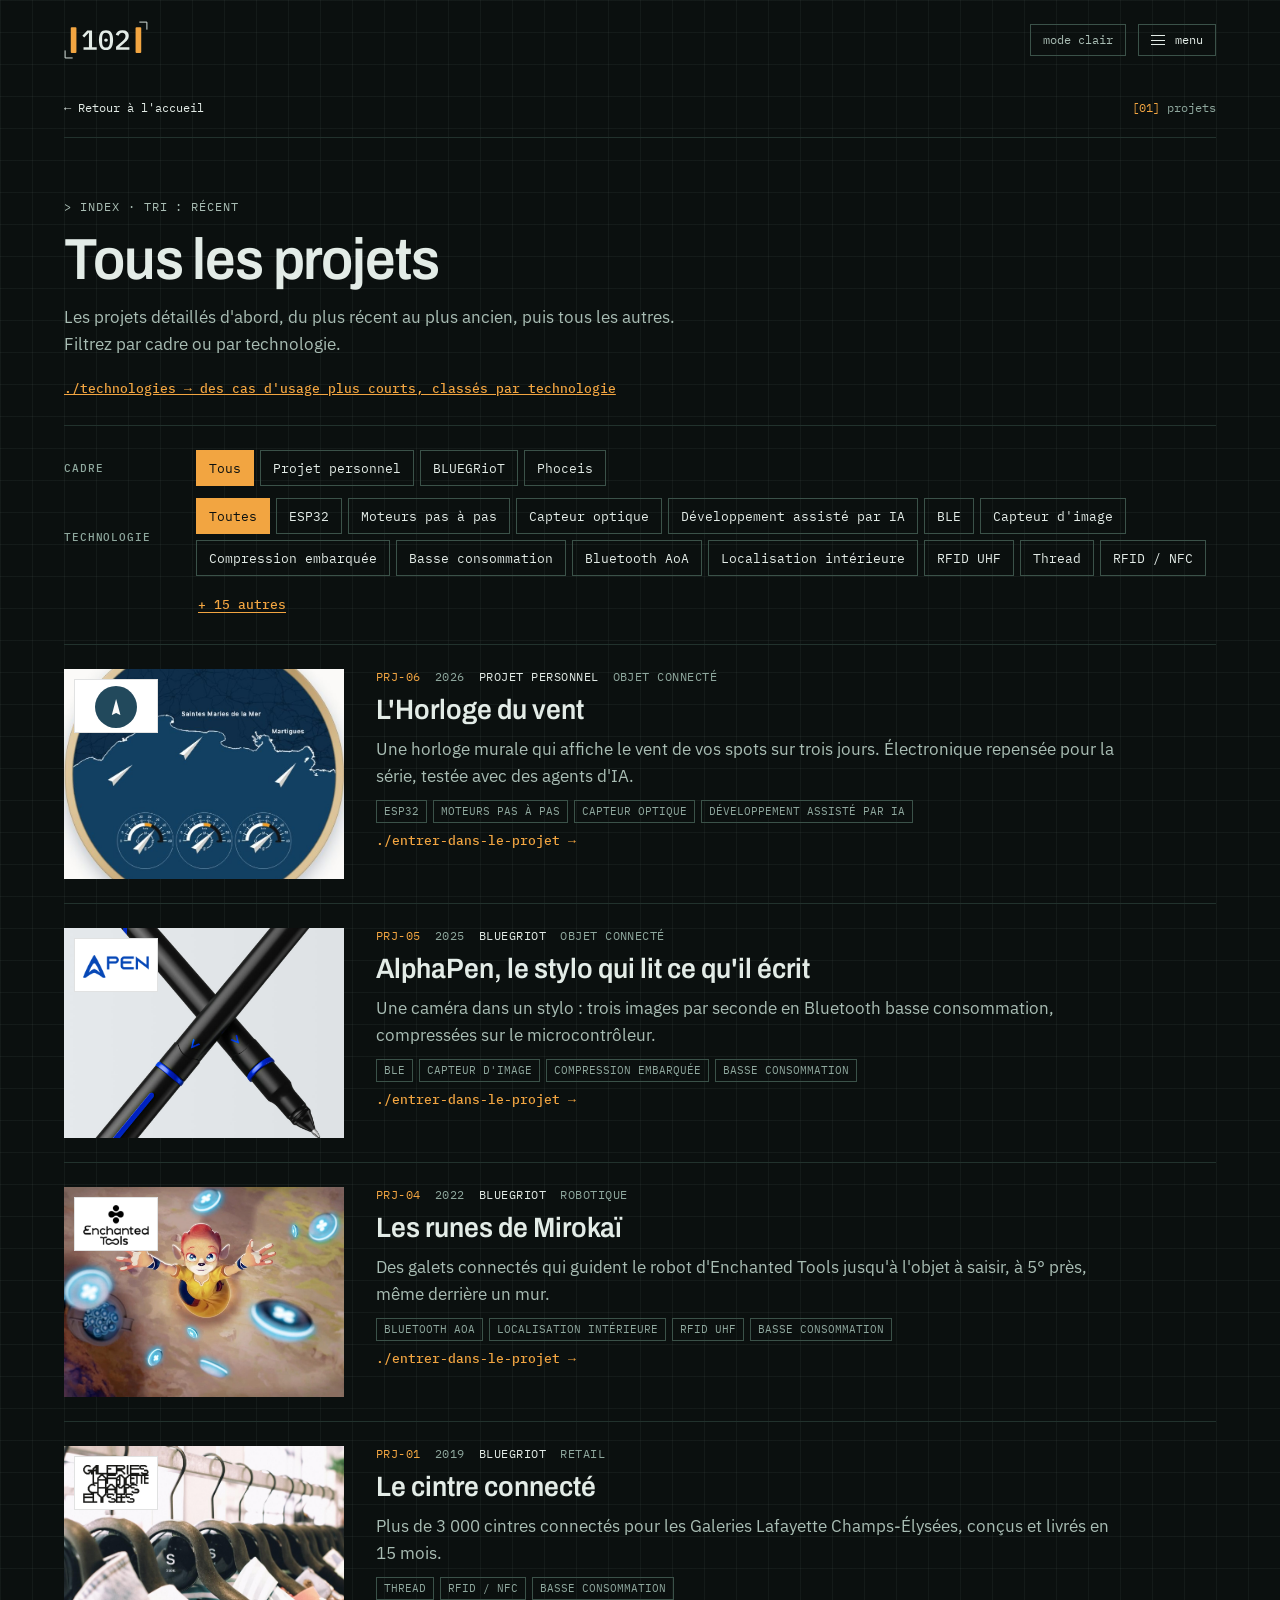
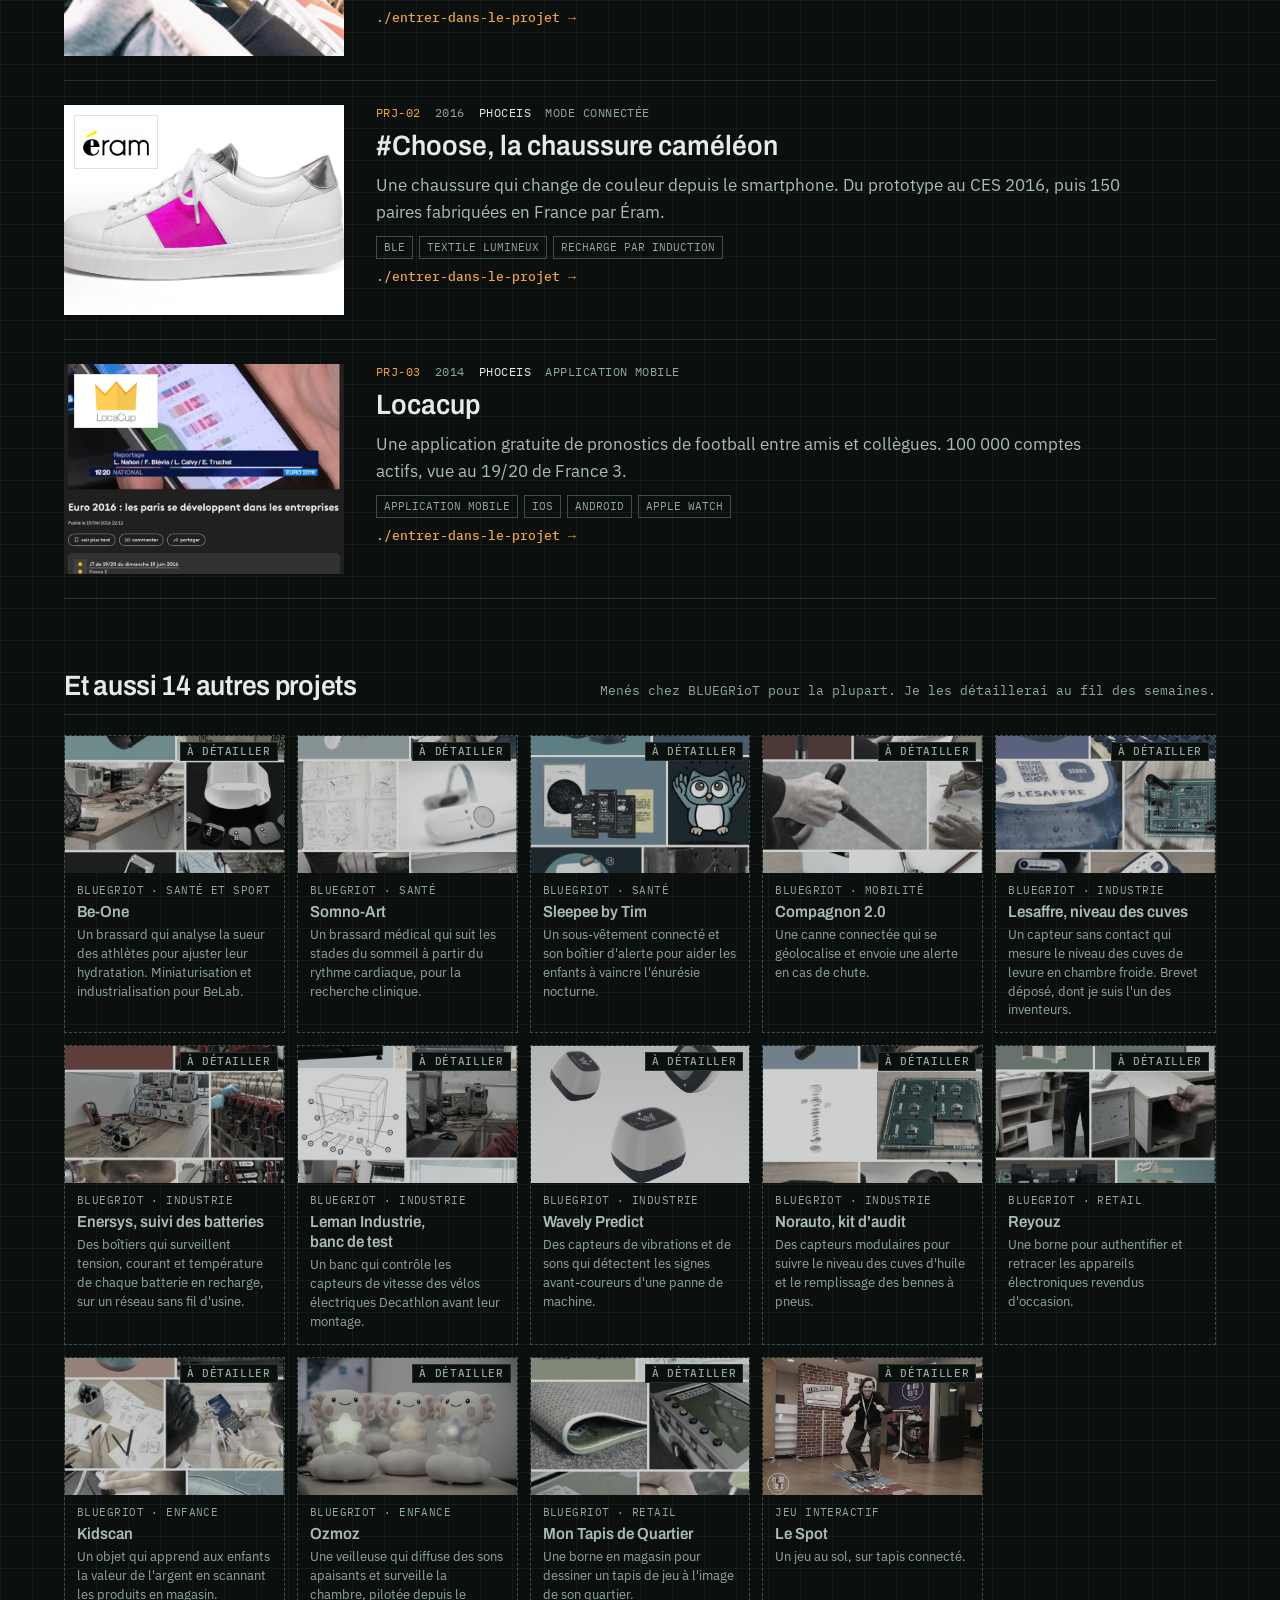
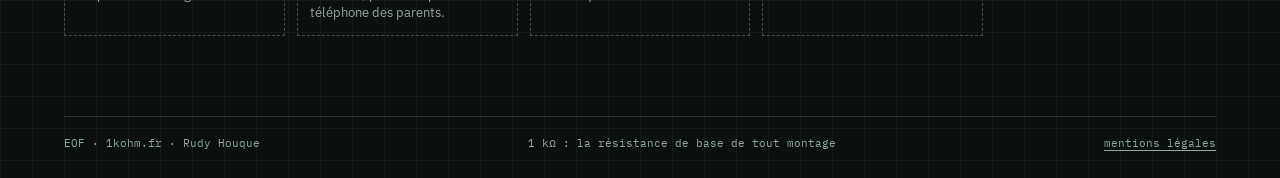
<file: projets/index.html>
<!doctype html>
<html lang="fr" data-theme="dark">
<head>
<meta charset="utf-8">
<meta name="viewport" content="width=device-width, initial-scale=1, viewport-fit=cover">
<title>Tous les projets · Rudy Houque</title>
<meta name="description" content="Les projets d'objets connectés de Rudy Houque, classés par date, cadre et technologie.">
<link rel="canonical" href="https://1kohm.fr/projets/">
<meta property="og:type" content="website">
<meta property="og:locale" content="fr_FR">
<meta property="og:title" content="Tous les projets · Rudy Houque">
<meta property="og:description" content="Les projets d'objets connectés de Rudy Houque, classés par date, cadre et technologie.">
<meta property="og:url" content="https://1kohm.fr/projets/">
<meta property="og:image" content="https://1kohm.fr/img/cintre/portants.jpg">
<link rel="icon" href="/favicon.svg" type="image/svg+xml">
<link rel="icon" href="/favicon.ico" sizes="32x32">
<link rel="apple-touch-icon" href="/img/marque/apple-touch-icon-180.png">
<link rel="preload" href="/assets/fonts/archivo-wdth.woff2" as="font" type="font/woff2" crossorigin>
<script>document.documentElement.classList.add('js');try{var t=localStorage.getItem('theme');if(t)document.documentElement.setAttribute('data-theme',t)}catch(e){}</script>
<link rel="stylesheet" href="/assets/site.css?v=20261109f">
<script defer src="https://cloud.umami.is/script.js" data-website-id="324cd797-ee55-44f8-921b-9b1022fabcf0"></script>
</head>
<body>
<a class="skip" href="#p-tous">Aller au contenu</a>
<div class="wrap">
  <header class="top">
    <a class="brand" href="/" aria-label="1kohm, accueil"><svg class="brand-mark" viewBox="26.5 4.5 267 120" aria-hidden="true" focusable="false"><g fill="none" stroke="currentColor" stroke-width="3"><polyline points="266,8 290,8 290,32"/><polyline points="54,122 30,122 30,98"/></g><g class="brand-term"><rect x="48" y="24" width="18" height="82" rx="3"/><rect x="254" y="24" width="18" height="82" rx="3"/></g><path fill="currentColor" d="M88.54 96V87.82H105.79V41.79H105.09L90.83 57.02L84.76 51.56L100.42 34.58H115.65V87.82H130.52V96Z M160 97.06Q154.19 97.06 149.92 94.9Q145.66 92.74 142.88 88.7Q140.11 84.65 138.79 78.75Q137.47 72.86 137.47 65.29Q137.47 57.81 138.79 51.87Q140.11 45.93 142.88 41.88Q145.66 37.83 149.92 35.68Q154.19 33.52 160 33.52Q165.81 33.52 170.08 35.68Q174.34 37.83 177.12 41.88Q179.89 45.93 181.21 51.87Q182.53 57.81 182.53 65.29Q182.53 72.86 181.21 78.75Q179.89 84.65 177.12 88.7Q174.34 92.74 170.08 94.9Q165.81 97.06 160 97.06ZM160 88.96Q166.69 88.96 169.55 83.99Q172.41 79.02 172.41 70.57V60.01Q172.41 51.56 169.55 46.59Q166.69 41.62 160 41.62Q156.66 41.62 154.28 42.89Q151.9 44.17 150.41 46.59Q148.91 49.01 148.25 52.4Q147.59 55.78 147.59 60.01V70.57Q147.59 74.79 148.25 78.18Q148.91 81.57 150.41 83.99Q151.9 86.41 154.28 87.68Q156.66 88.96 160 88.96ZM160 70.48Q156.92 70.48 155.73 69.25Q154.54 68.02 154.54 66.26V64.32Q154.54 62.56 155.73 61.33Q156.92 60.1 160 60.1Q163.08 60.1 164.27 61.33Q165.46 62.56 165.46 64.32V66.26Q165.46 68.02 164.27 69.25Q163.08 70.48 160 70.48Z M234.36 96H191.94V86.58L212.01 69.07Q216.76 64.85 219.36 61.06Q221.95 57.28 221.95 53.06V52.09Q221.95 47.25 219.31 44.65Q216.67 42.06 211.66 42.06Q206.55 42.06 203.78 44.78Q201.01 47.51 199.78 51.74L191.15 48.48Q192.03 45.58 193.7 42.89Q195.38 40.21 197.97 38.1Q200.57 35.98 204.13 34.75Q207.7 33.52 212.36 33.52Q217.11 33.52 220.85 34.88Q224.59 36.25 227.14 38.62Q229.7 41 231.02 44.3Q232.34 47.6 232.34 51.56Q232.34 55.26 231.24 58.38Q230.14 61.5 228.16 64.36Q226.18 67.22 223.45 69.86Q220.72 72.5 217.46 75.14L202.59 87.64H234.36Z"/></svg></a>
    <nav class="nav" id="nav" aria-label="Navigation principale">
      <a href="/projets/" aria-current="page"><b>[01]</b> projets</a>
      <a href="/technologies/"><b>[02]</b> technologies</a>
      <a href="/salons/"><b>[03]</b> salons</a>
      <a href="/parcours/"><b>[04]</b> parcours</a>
      <a href="/#contact"><b>[05]</b> contact</a>
    </nav>
    <button class="theme" id="themeBtn" type="button">mode sombre</button>
    <button class="menu-btn" id="menuBtn" type="button" aria-expanded="false" aria-controls="nav"><span class="menu-ico" aria-hidden="true"><i></i><i></i><i></i></span><span class="menu-lbl">menu</span></button>
  </header>
</div>

<main class="view" id="p-tous">
  <div class="wrap">
    <div class="crumbs"><a href="/">← Retour à l'accueil</a><span class="id"><b>[01]</b> projets</span></div>
    <div class="lhead">
      <p class="kicker">&gt; INDEX · TRI : RÉCENT</p>
      <h1>Tous les projets</h1>
      <p>Les projets détaillés d'abord, du plus récent au plus ancien, puis tous les autres. Filtrez par cadre ou par technologie.</p>
      <p class="cu-go"><a class="more" href="/technologies/">./technologies → des cas d'usage plus courts, classés par technologie</a></p>
    </div>
    <div class="filters">
      <div class="frow"><span class="flabel">Cadre</span><div class="chips" id="fCadre"></div></div>
      <div class="frow"><span class="flabel">Technologie</span><div class="chips" id="fTech"></div></div>
    </div>
    <div class="plist" id="plist"></div>
    <section class="later" id="later" aria-labelledby="h-later">
      <div class="later-head"><h2 id="h-later">Et aussi <span id="laterCount">14</span> autres projets</h2><p>Menés chez BLUEGRioT pour la plupart. Je les détaillerai au fil des semaines.</p></div>
      <ul class="llist" id="llist"></ul>
    </section>
    <p class="pempty" id="pempty">Aucun projet ne correspond à ces filtres.</p>
  </div>
</main>
<footer class="foot"><div class="wrap"><div><span>EOF · 1kohm.fr · Rudy Houque</span><span>1 kΩ : la résistance de base de tout montage</span><a href="/mentions-legales/">mentions légales</a></div></div></footer>

<div class="lb" id="lb" hidden role="dialog" aria-modal="true" aria-label="Visionneuse photo"><button class="close" id="lbClose" type="button">fermer [échap]</button><button class="nav-b prev" id="lbPrev" type="button" aria-label="Photo précédente">‹</button><figure><img id="lbImg" alt=""><figcaption id="lbCap"></figcaption><div class="count" id="lbCount"></div></figure><button class="nav-b next-b" id="lbNext" type="button" aria-label="Photo suivante">›</button></div>
<script src="/assets/site.js?v=20261109b" defer></script>
</body>
</html>
</file>
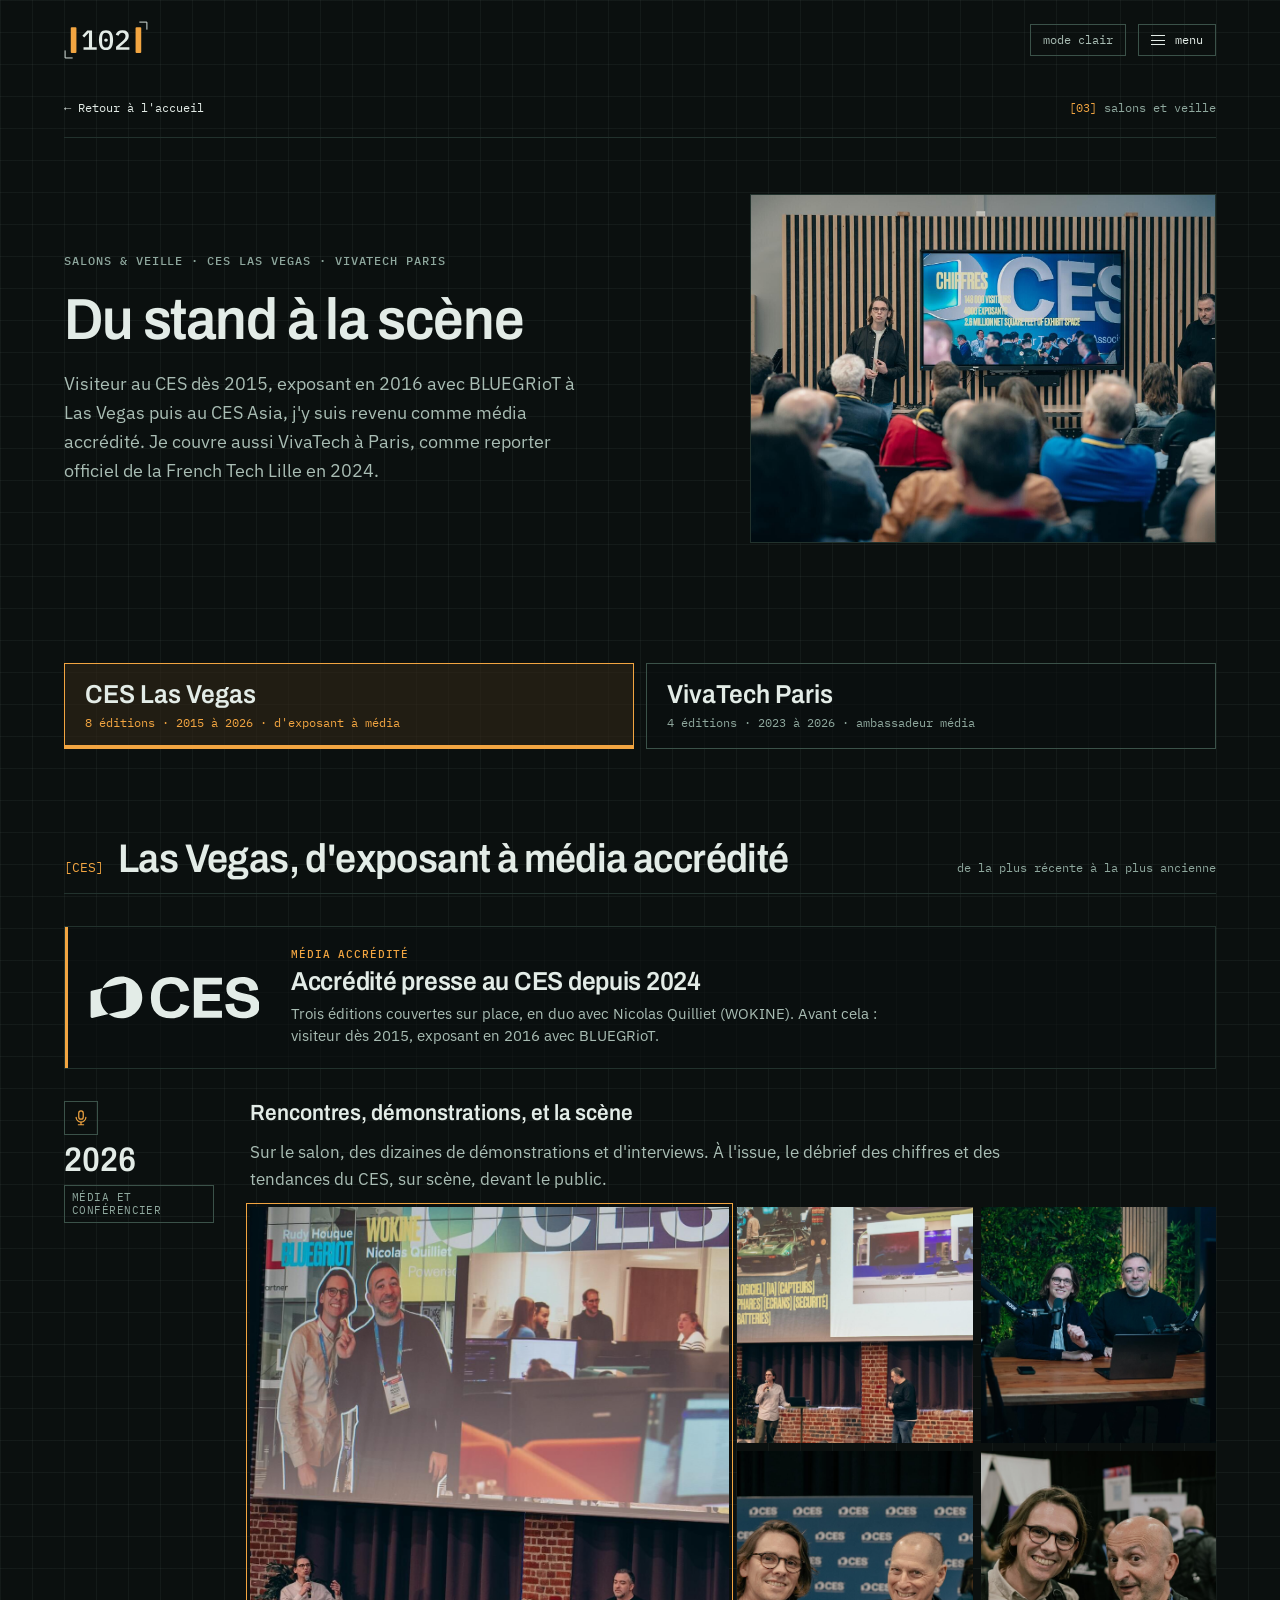
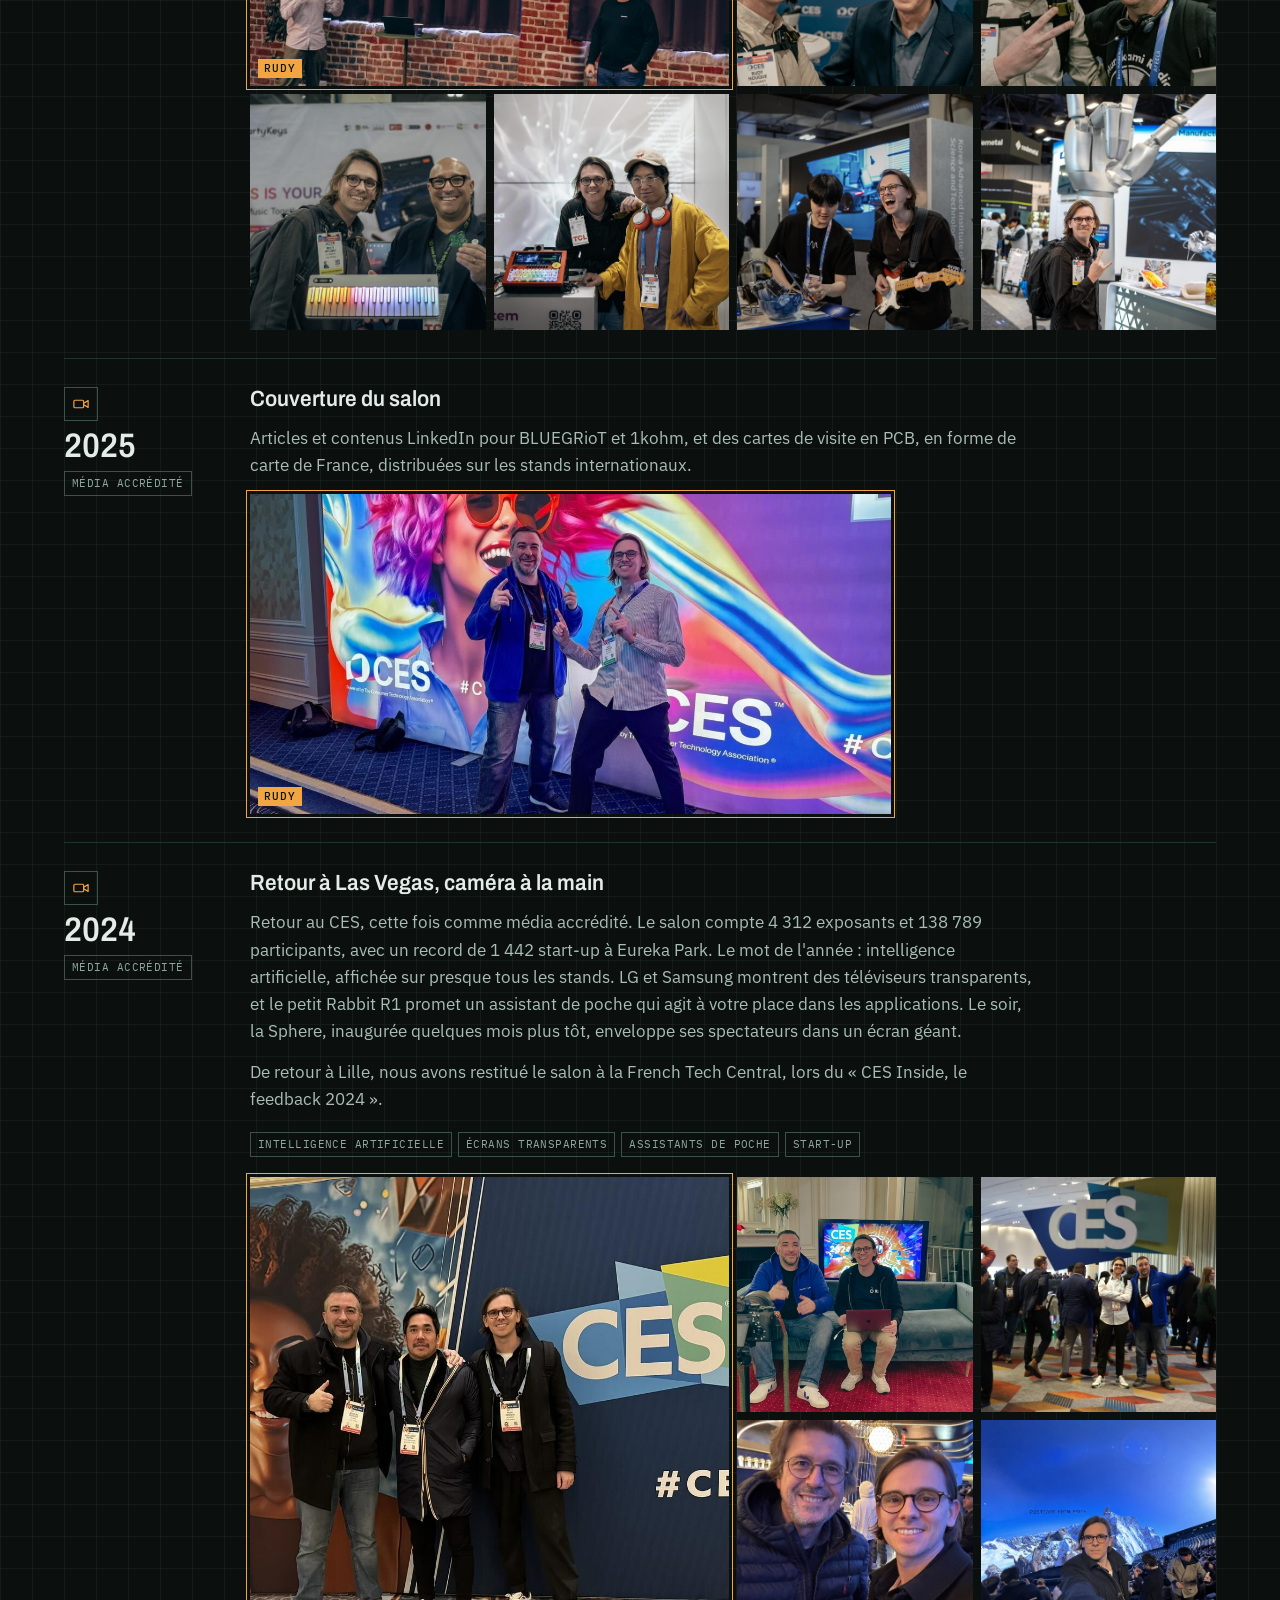
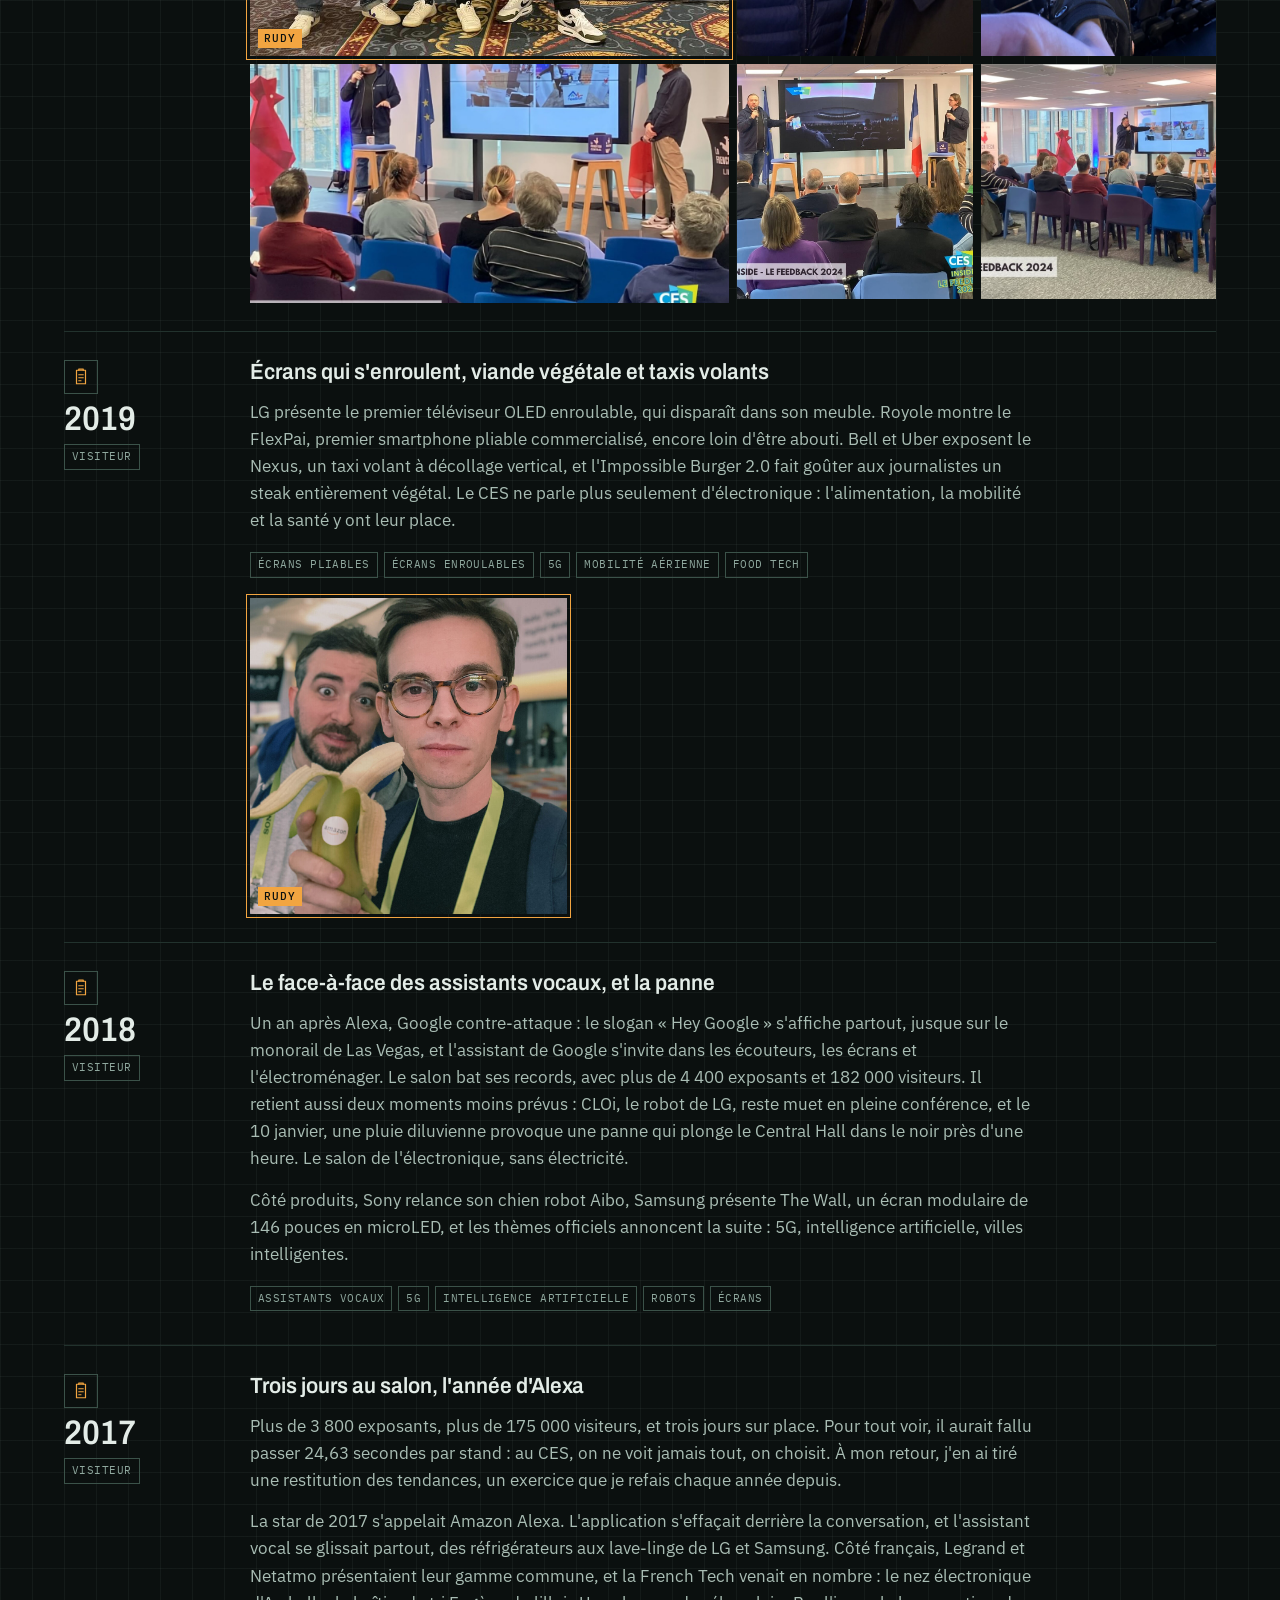
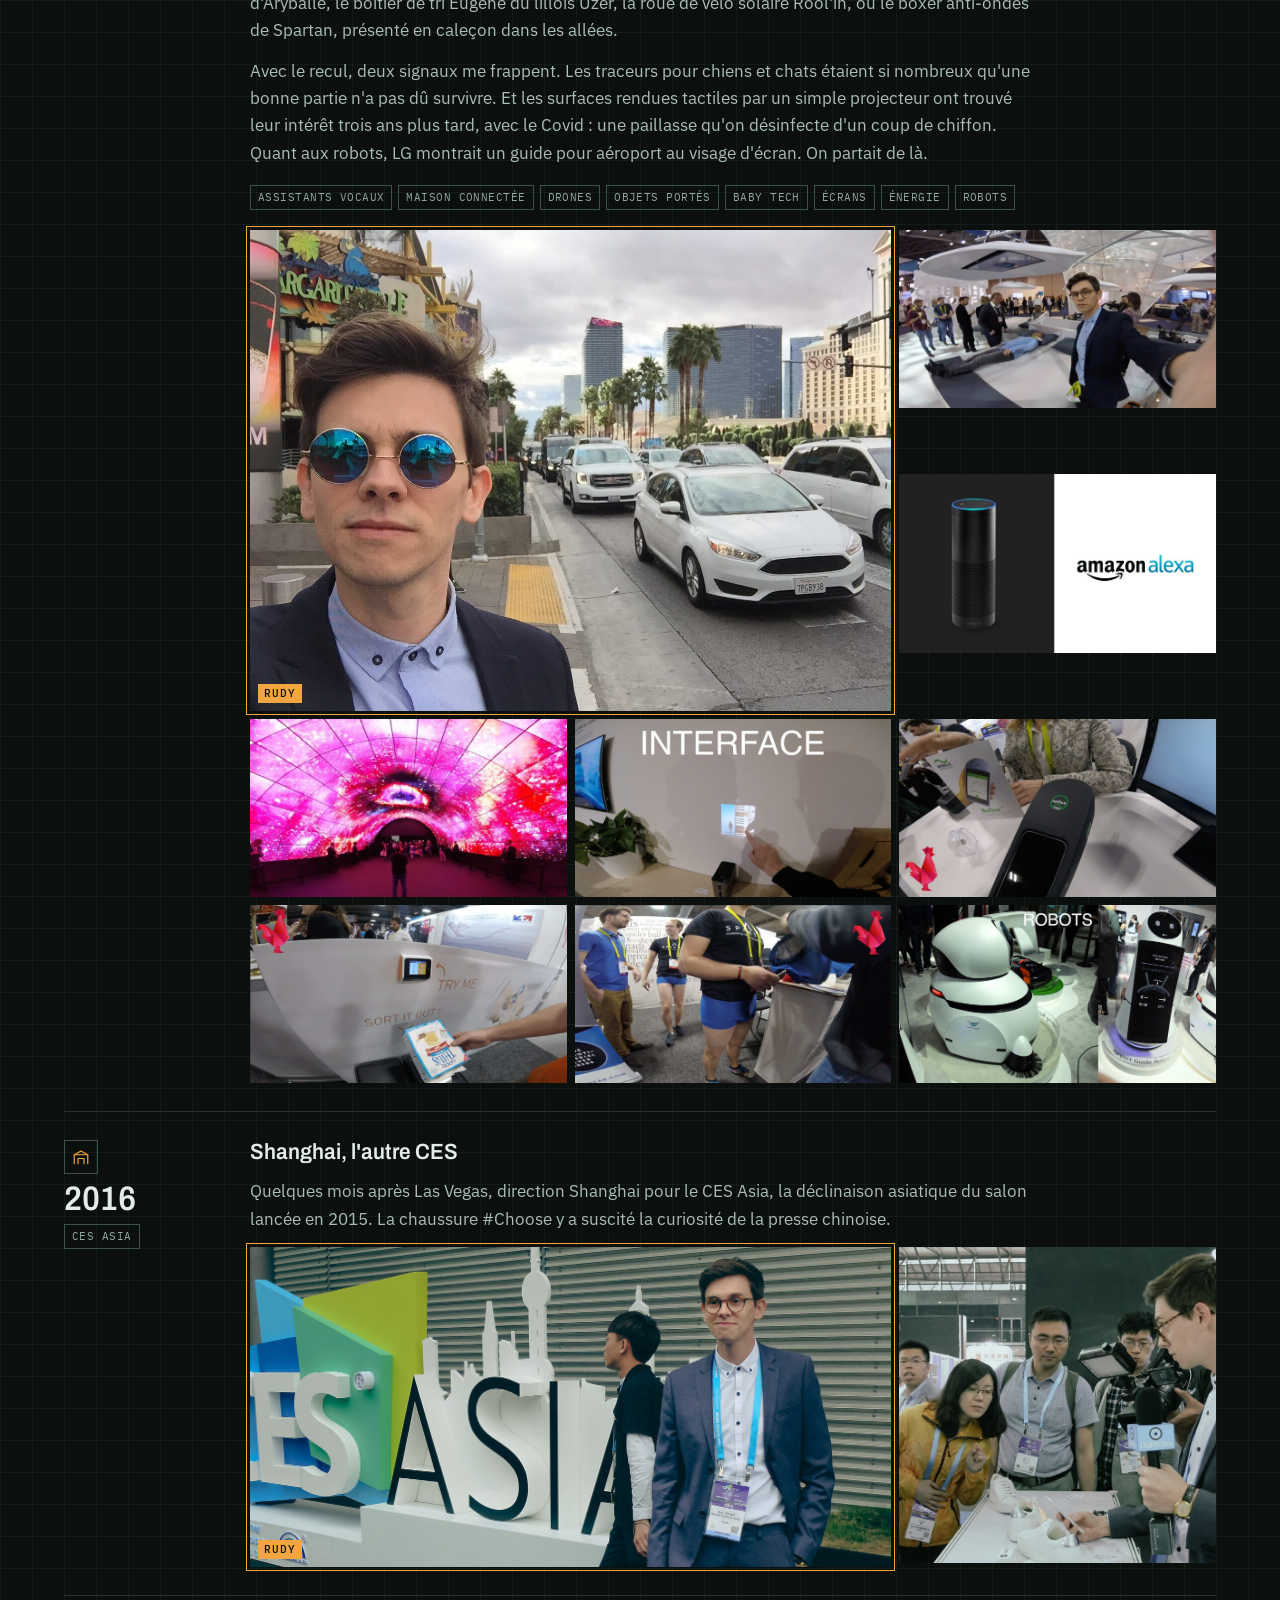
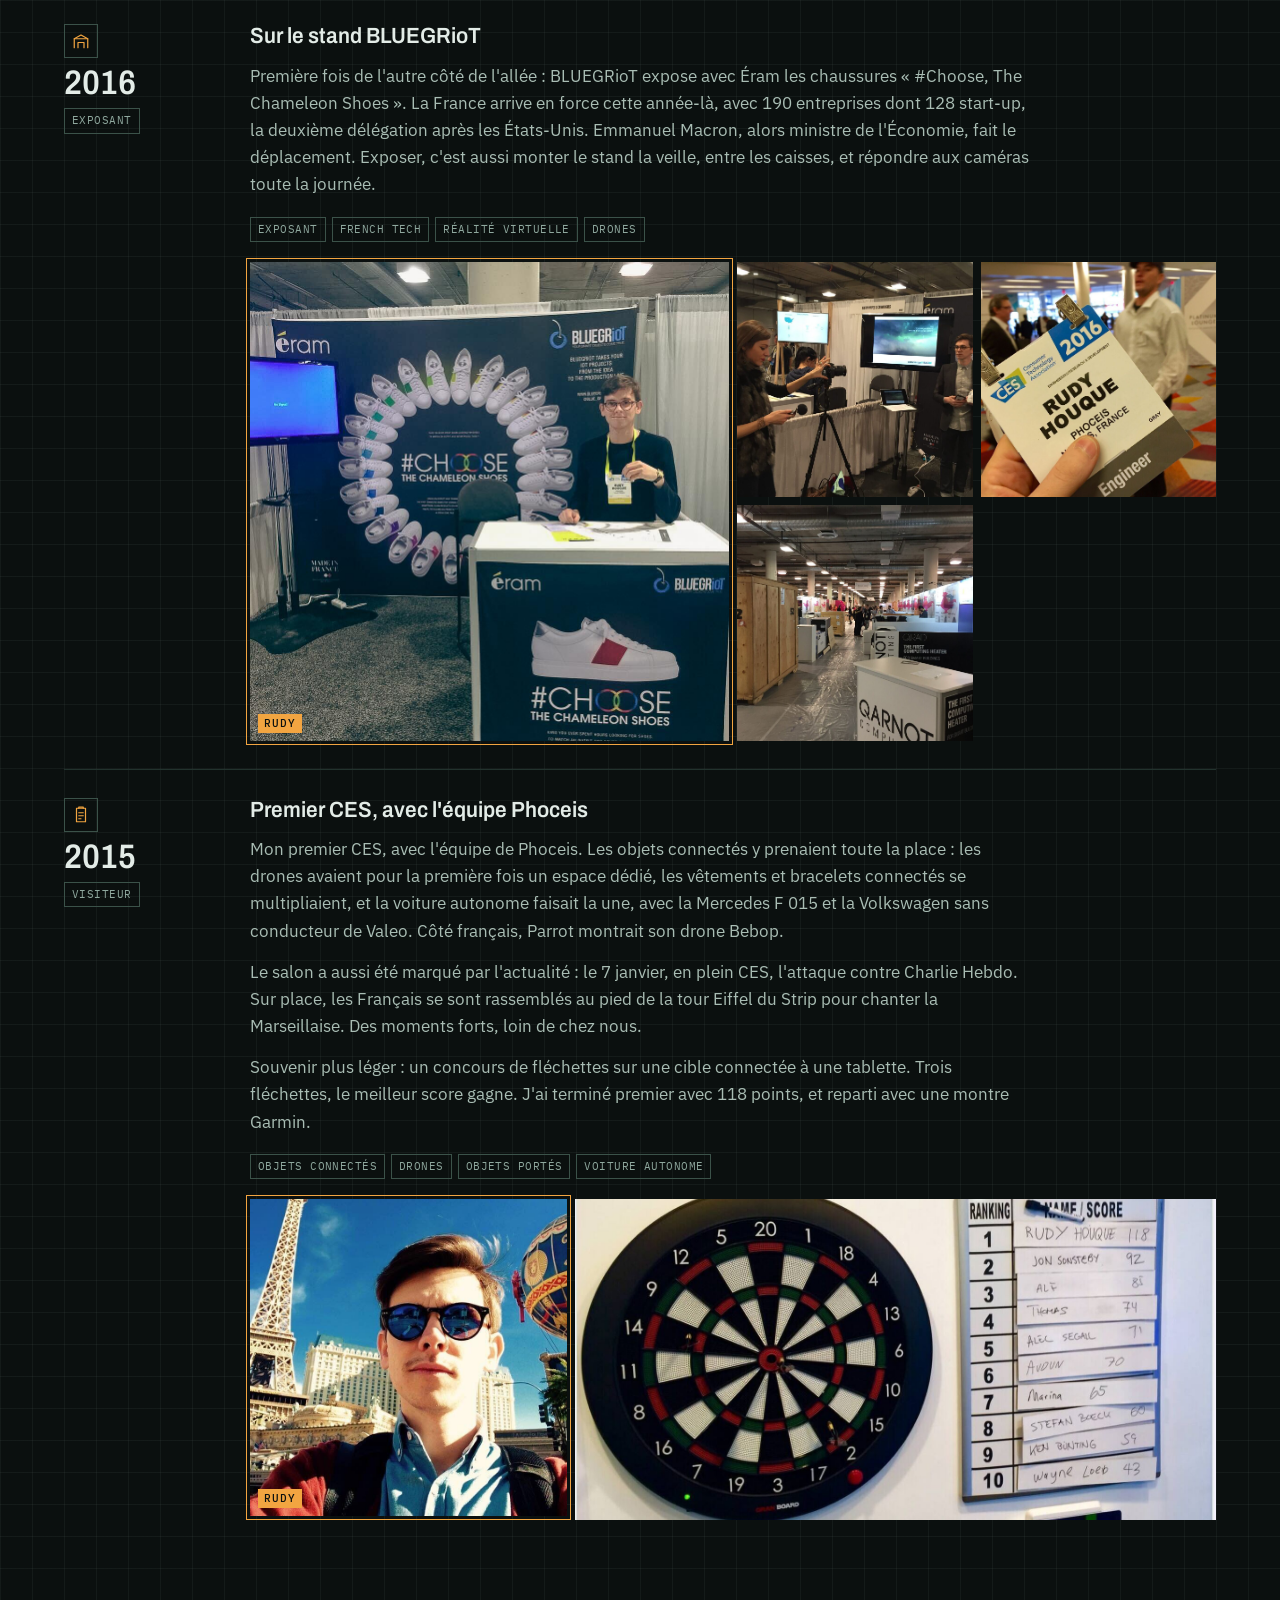
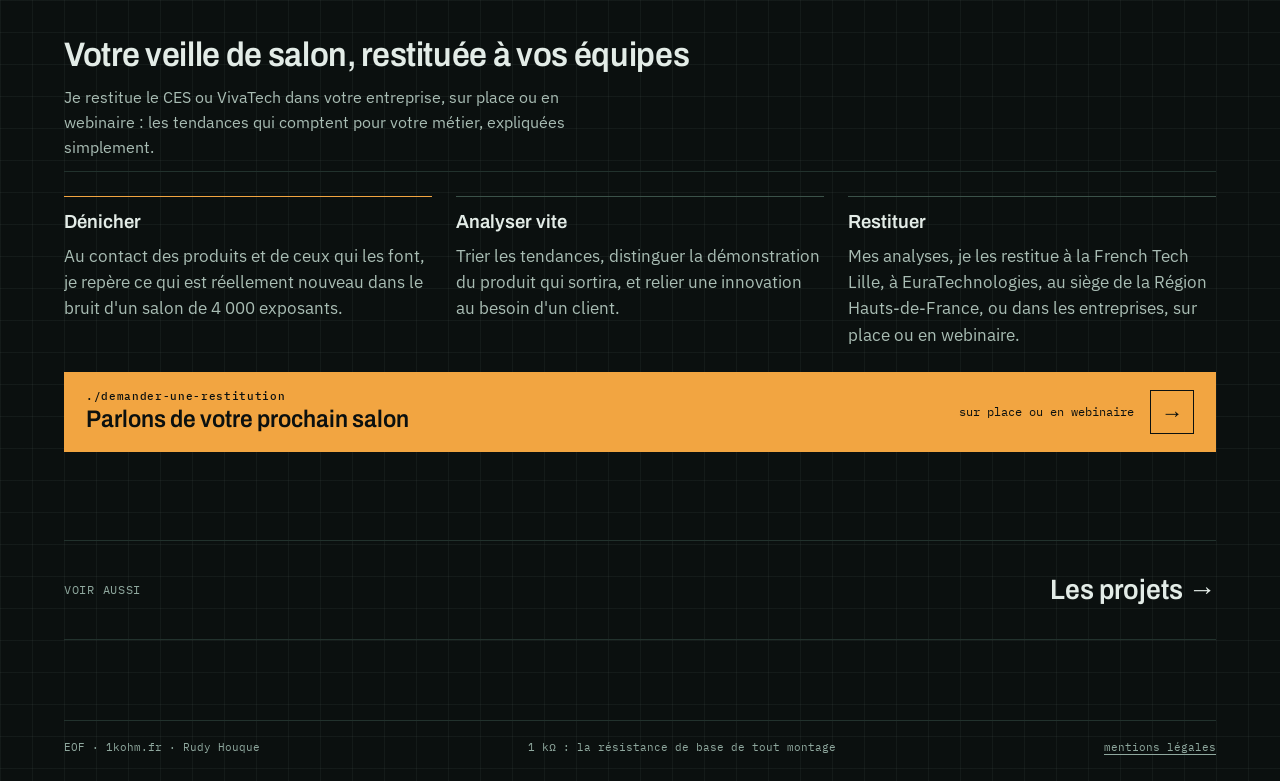
<file: salons/index.html>
<!doctype html>
<html lang="fr" data-theme="dark">
<head>
<meta charset="utf-8">
<meta name="viewport" content="width=device-width, initial-scale=1, viewport-fit=cover">
<title>CES et VivaTech : salons et veille technologique · Rudy Houque</title>
<meta name="description" content="Au CES depuis 2015, exposant puis média accrédité. Ambassadeur média de VivaTech. Dénicher, analyser, restituer.">
<link rel="canonical" href="https://1kohm.fr/salons/">
<meta property="og:type" content="website">
<meta property="og:locale" content="fr_FR">
<meta property="og:title" content="CES et VivaTech : salons et veille technologique · Rudy Houque">
<meta property="og:description" content="Au CES depuis 2015, exposant puis média accrédité. Ambassadeur média de VivaTech. Dénicher, analyser, restituer.">
<meta property="og:url" content="https://1kohm.fr/salons/">
<meta property="og:image" content="https://1kohm.fr/img/autres/ces-2026-7.jpg">
<link rel="icon" href="/favicon.svg" type="image/svg+xml">
<link rel="icon" href="/favicon.ico" sizes="32x32">
<link rel="apple-touch-icon" href="/img/marque/apple-touch-icon-180.png">
<link rel="preload" href="/assets/fonts/archivo-wdth.woff2" as="font" type="font/woff2" crossorigin>
<script>document.documentElement.classList.add('js');try{var t=localStorage.getItem('theme');if(t)document.documentElement.setAttribute('data-theme',t)}catch(e){}</script>
<link rel="stylesheet" href="/assets/site.css?v=20261109f">
<script defer src="https://cloud.umami.is/script.js" data-website-id="324cd797-ee55-44f8-921b-9b1022fabcf0"></script>
</head>
<body>
<a class="skip" href="#p-salons">Aller au contenu</a>
<div class="wrap">
  <header class="top">
    <a class="brand" href="/" aria-label="1kohm, accueil"><svg class="brand-mark" viewBox="26.5 4.5 267 120" aria-hidden="true" focusable="false"><g fill="none" stroke="currentColor" stroke-width="3"><polyline points="266,8 290,8 290,32"/><polyline points="54,122 30,122 30,98"/></g><g class="brand-term"><rect x="48" y="24" width="18" height="82" rx="3"/><rect x="254" y="24" width="18" height="82" rx="3"/></g><path fill="currentColor" d="M88.54 96V87.82H105.79V41.79H105.09L90.83 57.02L84.76 51.56L100.42 34.58H115.65V87.82H130.52V96Z M160 97.06Q154.19 97.06 149.92 94.9Q145.66 92.74 142.88 88.7Q140.11 84.65 138.79 78.75Q137.47 72.86 137.47 65.29Q137.47 57.81 138.79 51.87Q140.11 45.93 142.88 41.88Q145.66 37.83 149.92 35.68Q154.19 33.52 160 33.52Q165.81 33.52 170.08 35.68Q174.34 37.83 177.12 41.88Q179.89 45.93 181.21 51.87Q182.53 57.81 182.53 65.29Q182.53 72.86 181.21 78.75Q179.89 84.65 177.12 88.7Q174.34 92.74 170.08 94.9Q165.81 97.06 160 97.06ZM160 88.96Q166.69 88.96 169.55 83.99Q172.41 79.02 172.41 70.57V60.01Q172.41 51.56 169.55 46.59Q166.69 41.62 160 41.62Q156.66 41.62 154.28 42.89Q151.9 44.17 150.41 46.59Q148.91 49.01 148.25 52.4Q147.59 55.78 147.59 60.01V70.57Q147.59 74.79 148.25 78.18Q148.91 81.57 150.41 83.99Q151.9 86.41 154.28 87.68Q156.66 88.96 160 88.96ZM160 70.48Q156.92 70.48 155.73 69.25Q154.54 68.02 154.54 66.26V64.32Q154.54 62.56 155.73 61.33Q156.92 60.1 160 60.1Q163.08 60.1 164.27 61.33Q165.46 62.56 165.46 64.32V66.26Q165.46 68.02 164.27 69.25Q163.08 70.48 160 70.48Z M234.36 96H191.94V86.58L212.01 69.07Q216.76 64.85 219.36 61.06Q221.95 57.28 221.95 53.06V52.09Q221.95 47.25 219.31 44.65Q216.67 42.06 211.66 42.06Q206.55 42.06 203.78 44.78Q201.01 47.51 199.78 51.74L191.15 48.48Q192.03 45.58 193.7 42.89Q195.38 40.21 197.97 38.1Q200.57 35.98 204.13 34.75Q207.7 33.52 212.36 33.52Q217.11 33.52 220.85 34.88Q224.59 36.25 227.14 38.62Q229.7 41 231.02 44.3Q232.34 47.6 232.34 51.56Q232.34 55.26 231.24 58.38Q230.14 61.5 228.16 64.36Q226.18 67.22 223.45 69.86Q220.72 72.5 217.46 75.14L202.59 87.64H234.36Z"/></svg></a>
    <nav class="nav" id="nav" aria-label="Navigation principale">
      <a href="/projets/"><b>[01]</b> projets</a>
      <a href="/technologies/"><b>[02]</b> technologies</a>
      <a href="/salons/" aria-current="page"><b>[03]</b> salons</a>
      <a href="/parcours/"><b>[04]</b> parcours</a>
      <a href="/#contact"><b>[05]</b> contact</a>
    </nav>
    <button class="theme" id="themeBtn" type="button">mode sombre</button>
    <button class="menu-btn" id="menuBtn" type="button" aria-expanded="false" aria-controls="nav"><span class="menu-ico" aria-hidden="true"><i></i><i></i><i></i></span><span class="menu-lbl">menu</span></button>
  </header>
</div>

<main class="view" id="p-salons">
  <div class="wrap">
    <div class="crumbs"><a href="/#veille">← Retour à l'accueil</a><span class="id"><b>[03]</b> salons et veille</span></div>

    <div class="p-hero">
      <div>
        <div class="eyebrow">Salons &amp; veille · CES Las Vegas · VivaTech Paris</div>
        <h1>Du stand à la scène</h1>
        <p>Visiteur au CES dès 2015, exposant en 2016 avec BLUEGRioT à Las Vegas puis au CES Asia, j'y suis revenu comme média accrédité.<!-- JUGE-CES-2027 masqué jusqu'à la galerie des juges sur CES.tech : , puis comme juge des Innovation Awards --> Je couvre aussi VivaTech à Paris, comme reporter officiel de la French Tech Lille en 2024.</p>
      </div>
      <figure class="pic zoom"><img fetchpriority="high" src="/img/autres/ces-2026-10.jpg" alt="Sur scène au CES 2026, devant la salle, pour le débrief du salon"></figure>
    </div>

    <div class="sal-tabs" role="tablist" aria-label="Choisir un salon">
      <button type="button" role="tab" id="t-ces" aria-controls="ces" aria-selected="true"><b>CES Las Vegas</b><small>8 éditions · 2015 à 2026 · d'exposant à média<!-- JUGE-CES-2027 masqué jusqu'à la galerie des juges sur CES.tech : 2015 à 2027 · d'exposant à juge --></small></button>
      <button type="button" role="tab" id="t-vt" aria-controls="vivatech" aria-selected="false"><b>VivaTech Paris</b><small>4 éditions · 2023 à 2026 · ambassadeur média</small></button>
    </div>

    <!-- CES -->
    <div class="lay sal-panel" id="ces" role="tabpanel" aria-labelledby="t-ces">
      <div class="lay-head"><code>CES</code><h2>Las Vegas, d'exposant à média accrédité</h2><!-- JUGE-CES-2027 masqué jusqu'à la galerie des juges sur CES.tech : d'exposant à juge --><span>de la plus récente à la plus ancienne</span></div>
      <div class="sal-band">
        <div class="sb-vis logo"><svg class="sb-ces" viewBox="-2 6 480 128" role="img" aria-label="CES"><g><path d="M5.445,50.674c-1.723,0.413-2.938,1.955-2.938,3.73v69.016c0,2.476,2.313,4.301,4.721,3.727l45.964-10.987 c-14.04-10.808-23.087-27.777-23.087-46.863c0-9.308,2.154-18.114,5.99-25.946L5.445,50.674z M36.094,43.351l62.27-14.887 c2.407-0.577,4.724,1.25,4.724,3.726v69.017c0,1.774-1.219,3.317-2.941,3.728l-46.955,11.226 c9.972,7.678,22.46,12.243,36.018,12.243c32.644,0,59.104-26.462,59.104-59.106c0-32.64-26.46-59.104-59.104-59.104 C65.877,10.192,45.704,23.715,36.094,43.351"/><path d="M172.738,69.911c0-34.2,20.325-58.397,56.784-58.397 c24.841,0,45.167,12.26,51.458,37.91l-24.843,4.678c-2.581-14.194-11.13-23.391-26.616-23.391c-10.326,0-18.713,2.259-23.875,9.036 c-5.163,6.774-7.582,17.26-7.582,30.164s1.29,21.455,6.128,28.392c5.164,7.257,12.906,10.808,25.329,10.808 c15.164,0,23.874-8.872,27.098-21.778l25.167,6.615c-8.712,22.262-27.424,34.359-52.265,34.359 C193.709,128.307,172.738,107.497,172.738,69.911"/><polygon points="294.048,13.451 373.415,13.451 373.415,32.97 318.405,32.97 318.405,59.588 367.443,59.588 367.443,79.105 318.405,79.105 318.405,106.852 373.415,106.852 373.415,126.371 294.048,126.371"/><path d="M382.932,88.945l24.843-2.74c0,15.808,10.001,23.389,24.521,23.389 c12.583,0,22.26-4.195,22.26-15.488c0-10.966-11.451-11.449-28.549-15.161c-22.59-4.839-40.009-12.746-40.009-34.359 c0-23.068,22.26-33.071,44.041-33.071c24.517,0,43.068,9.681,45.811,36.136l-24.68,3.871c-0.646-15-8.227-21.455-21.296-21.455 c-11.613,0-19.193,4.519-19.193,13.391c0,8.387,9.031,11.612,25.164,14.516c24.518,4.358,43.554,11.132,43.554,35.492 c0,27.099-24.197,34.845-47.748,34.845C405.678,128.309,383.736,116.209,382.932,88.945"/></g></svg></div>
        <div class="sb-txt">
          <span class="sb-eye">Média accrédité</span>
          <p class="sb-title">Accrédité presse au CES depuis 2024</p>
          <p class="sb-sub">Trois éditions couvertes sur place, en duo avec Nicolas Quilliet (WOKINE). Avant cela : visiteur dès 2015, exposant en 2016 avec BLUEGRioT.</p>
          <!-- JUGE-CES-2027 masqué jusqu'à la galerie des juges sur CES.tech (à écrire au passé, avec le lien vers la fiche CES.tech)
          <p class="sb-judge"><b>Juge des CES Innovation Awards 2027</b> : retenu sur dossier par la Consumer Technology Association pour évaluer les produits candidats.</p>
          fin JUGE-CES-2027 -->
        </div>
      </div>
      <ol class="tl">
        <!-- JUGE-CES-2027 masqué jusqu'à la galerie des juges sur CES.tech
        <li>
          <div class="yr"><span class="si"><svg viewBox="0 0 24 24" fill="none" stroke="currentColor" stroke-width="1.6" stroke-linecap="round" stroke-linejoin="round" aria-hidden="true"><circle cx="12" cy="9" r="5.5"/><path d="m9 13.5-1.8 7.5L12 18.5l4.8 2.5L15 13.5"/></svg></span><time>2027</time><span class="tag gold">Juge</span></div>
          <div class="body">
            <h3>Juge des CES Innovation Awards</h3>
            <p>Retenu sur dossier par la Consumer Technology Association, l'organisatrice du CES, je fais partie du jury des CES Innovation Awards 2027 : j'évalue en ce moment les produits candidats, avant l'annonce des lauréats.</p>
          </div>
        </li>
        fin JUGE-CES-2027 -->
        <li>
          <div class="yr"><span class="si"><svg viewBox="0 0 24 24" fill="none" stroke="currentColor" stroke-width="1.6" stroke-linecap="round" stroke-linejoin="round" aria-hidden="true"><rect x="9" y="2.5" width="6" height="11" rx="3"/><path d="M5.5 11a6.5 6.5 0 0 0 13 0"/><path d="M12 17.5V21M8.5 21h7"/></svg></span><time>2026</time><span class="tag">Média et conférencier</span></div>
          <div class="body">
            <h3>Rencontres, démonstrations, et la scène</h3>
            <p>Sur le salon, des dizaines de démonstrations et d'interviews. À l'issue, le débrief des chiffres et des tendances du CES, sur scène, devant le public.</p>
            <div class="mosaic">
              <figure class="pic zoom big me"><img loading="lazy" src="/img/autres/ces-2026-7.jpg" alt="CES 2026 : sur scène"></figure>
              <figure class="pic zoom"><img loading="lazy" src="/img/autres/ces-2026-8.jpg" alt="CES 2026 : présentation des tendances, logiciel, IA, capteurs, écrans, sécurité"></figure>
              <figure class="pic zoom"><img loading="lazy" src="/img/autres/ces-2026-9.jpg" alt="CES 2026 : en studio"></figure>
              <figure class="pic zoom"><img loading="lazy" src="/img/autres/ces-2026-1.jpg" alt="CES 2026 : une rencontre dans les allées"></figure>
              <figure class="pic zoom"><img loading="lazy" src="/img/autres/ces-2026-2.jpg" alt="CES 2026 : une rencontre dans les allées"></figure>
              <figure class="pic zoom"><img loading="lazy" src="/img/autres/ces-2026-3.jpg" alt="CES 2026 : démonstration d'un clavier lumineux"></figure>
              <figure class="pic zoom"><img loading="lazy" src="/img/autres/ces-2026-4.jpg" alt="CES 2026 : démonstration d'un système VJ"></figure>
              <figure class="pic zoom"><img loading="lazy" src="/img/autres/ces-2026-5.jpg" alt="CES 2026 : démonstration musicale"></figure>
              <figure class="pic zoom"><img loading="lazy" src="/img/autres/ces-2026-6.jpg" alt="CES 2026 : devant une main robotique géante"></figure>
            </div>
          </div>
        </li>
        <li>
          <div class="yr"><span class="si"><svg viewBox="0 0 24 24" fill="none" stroke="currentColor" stroke-width="1.6" stroke-linecap="round" stroke-linejoin="round" aria-hidden="true"><rect x="2.5" y="7" width="13" height="10" rx="1.5"/><path d="m15.5 11 6-3.5v9l-6-3.5"/></svg></span><time>2025</time><span class="tag">Média accrédité</span></div>
          <div class="body">
            <h3>Couverture du salon</h3>
            <p>Articles et contenus LinkedIn pour BLUEGRioT et 1kohm, et des cartes de visite en PCB, en forme de carte de France, distribuées sur les stands internationaux.</p>
            <div class="mosaic m3"><figure class="pic zoom wide me"><img loading="lazy" src="/img/autres/ces-2025-1.jpg" alt="CES 2025, devant le mur du salon"></figure></div>
          </div>
        </li>
        <li>
          <div class="yr"><span class="si"><svg viewBox="0 0 24 24" fill="none" stroke="currentColor" stroke-width="1.6" stroke-linecap="round" stroke-linejoin="round" aria-hidden="true"><rect x="2.5" y="7" width="13" height="10" rx="1.5"/><path d="m15.5 11 6-3.5v9l-6-3.5"/></svg></span><time>2024</time><span class="tag">Média accrédité</span></div>
          <div class="body">
            <h3>Retour à Las Vegas, caméra à la main</h3>
            <p>Retour au CES, cette fois comme média accrédité. Le salon compte 4 312 exposants et 138 789 participants, avec un record de 1 442 start-up à Eureka Park. Le mot de l'année : intelligence artificielle, affichée sur presque tous les stands. LG et Samsung montrent des téléviseurs transparents, et le petit Rabbit R1 promet un assistant de poche qui agit à votre place dans les applications. Le soir, la Sphere, inaugurée quelques mois plus tôt, enveloppe ses spectateurs dans un écran géant.</p>
            <p>De retour à Lille, nous avons restitué le salon à la French Tech Central, lors du « CES Inside, le feedback 2024 ».</p>
            <div class="trends"><span class="tag">Intelligence artificielle</span><span class="tag">Écrans transparents</span><span class="tag">Assistants de poche</span><span class="tag">Start-up</span></div>
            <div class="mosaic">
              <figure class="pic zoom me big"><img loading="lazy" src="/img/autres/ces-2024-3.jpg" alt="CES 2024, devant le mur #CES2024"></figure>
              <figure class="pic zoom"><img loading="lazy" src="/img/autres/ces-2024-2.jpg" alt="CES 2024, tournage en salle de presse"></figure>
              <figure class="pic zoom"><img loading="lazy" src="/img/autres/ces-2024-1.jpg" alt="CES 2024, dans les allées"></figure>
              <figure class="pic zoom"><img loading="lazy" src="/img/autres/ces-2024-rencontre.jpg" alt="CES 2024, une rencontre sur le salon"></figure>
              <figure class="pic zoom"><img loading="lazy" src="/img/autres/ces-2024-sphere.jpg" alt="Las Vegas, à l'intérieur de la Sphere"></figure>
              <figure class="pic zoom wide"><img loading="lazy" src="/img/autres/ces-2024-feedback-1.jpg" alt="CES Inside, le feedback 2024 : restitution du salon devant le public de la French Tech Lille"></figure>
              <figure class="pic zoom"><img loading="lazy" src="/img/autres/ces-2024-feedback-2.jpg" alt="Le feedback 2024 : présentation des tendances du CES, en duo"></figure>
              <figure class="pic zoom"><img loading="lazy" src="/img/autres/ces-2024-feedback-3.jpg" alt="Le feedback 2024 : la salle de la French Tech Central, à Lille"></figure>
            </div>
          </div>
        </li>
        <li>
          <div class="yr"><span class="si"><svg viewBox="0 0 24 24" fill="none" stroke="currentColor" stroke-width="1.6" stroke-linecap="round" stroke-linejoin="round" aria-hidden="true"><path d="M6 3h12v18H6z"/><path d="M9 3V1.5h6V3"/><path d="M9 9h6M9 13h6M9 17h3"/></svg></span><time>2019</time><span class="tag">Visiteur</span></div>
          <div class="body">
            <h3>Écrans qui s'enroulent, viande végétale et taxis volants</h3>
            <p>LG présente le premier téléviseur OLED enroulable, qui disparaît dans son meuble. Royole montre le FlexPai, premier smartphone pliable commercialisé, encore loin d'être abouti. Bell et Uber exposent le Nexus, un taxi volant à décollage vertical, et l'Impossible Burger 2.0 fait goûter aux journalistes un steak entièrement végétal. Le CES ne parle plus seulement d'électronique : l'alimentation, la mobilité et la santé y ont leur place.</p>
            <div class="trends"><span class="tag">Écrans pliables</span><span class="tag">Écrans enroulables</span><span class="tag">5G</span><span class="tag">Mobilité aérienne</span><span class="tag">Food tech</span></div>
            <div class="mosaic m3">
              <figure class="pic zoom me"><img loading="lazy" src="/img/autres/ces-2019-rudy.jpg" alt="CES 2019 : dans les allées du salon"></figure>
            </div>
          </div>
        </li>
        <li>
          <div class="yr"><span class="si"><svg viewBox="0 0 24 24" fill="none" stroke="currentColor" stroke-width="1.6" stroke-linecap="round" stroke-linejoin="round" aria-hidden="true"><path d="M6 3h12v18H6z"/><path d="M9 3V1.5h6V3"/><path d="M9 9h6M9 13h6M9 17h3"/></svg></span><time>2018</time><span class="tag">Visiteur</span></div>
          <div class="body">
            <h3>Le face-à-face des assistants vocaux, et la panne</h3>
            <p>Un an après Alexa, Google contre-attaque : le slogan « Hey Google » s'affiche partout, jusque sur le monorail de Las Vegas, et l'assistant de Google s'invite dans les écouteurs, les écrans et l'électroménager. Le salon bat ses records, avec plus de 4 400 exposants et 182 000 visiteurs. Il retient aussi deux moments moins prévus : CLOi, le robot de LG, reste muet en pleine conférence, et le 10 janvier, une pluie diluvienne provoque une panne qui plonge le Central Hall dans le noir près d'une heure. Le salon de l'électronique, sans électricité.</p>
            <p>Côté produits, Sony relance son chien robot Aibo, Samsung présente The Wall, un écran modulaire de 146 pouces en microLED, et les thèmes officiels annoncent la suite : 5G, intelligence artificielle, villes intelligentes.</p>
            <div class="trends"><span class="tag">Assistants vocaux</span><span class="tag">5G</span><span class="tag">Intelligence artificielle</span><span class="tag">Robots</span><span class="tag">Écrans</span></div>
          </div>
        </li>
        <li>
          <div class="yr"><span class="si"><svg viewBox="0 0 24 24" fill="none" stroke="currentColor" stroke-width="1.6" stroke-linecap="round" stroke-linejoin="round" aria-hidden="true"><path d="M6 3h12v18H6z"/><path d="M9 3V1.5h6V3"/><path d="M9 9h6M9 13h6M9 17h3"/></svg></span><time>2017</time><span class="tag">Visiteur</span></div>
          <div class="body">
            <h3>Trois jours au salon, l'année d'Alexa</h3>
            <p>Plus de 3 800 exposants, plus de 175 000 visiteurs, et trois jours sur place. Pour tout voir, il aurait fallu passer 24,63 secondes par stand : au CES, on ne voit jamais tout, on choisit. À mon retour, j'en ai tiré une restitution des tendances, un exercice que je refais chaque année depuis.</p>
            <p>La star de 2017 s'appelait Amazon Alexa. L'application s'effaçait derrière la conversation, et l'assistant vocal se glissait partout, des réfrigérateurs aux lave-linge de LG et Samsung. Côté français, Legrand et Netatmo présentaient leur gamme commune, et la French Tech venait en nombre : le nez électronique d'Aryballe, le boîtier de tri Eugène du lillois Uzer, la roue de vélo solaire Rool'in, ou le boxer anti-ondes de Spartan, présenté en caleçon dans les allées.</p>
            <p>Avec le recul, deux signaux me frappent. Les traceurs pour chiens et chats étaient si nombreux qu'une bonne partie n'a pas dû survivre. Et les surfaces rendues tactiles par un simple projecteur ont trouvé leur intérêt trois ans plus tard, avec le Covid : une paillasse qu'on désinfecte d'un coup de chiffon. Quant aux robots, LG montrait un guide pour aéroport au visage d'écran. On partait de là.</p>
            <div class="trends"><span class="tag">Assistants vocaux</span><span class="tag">Maison connectée</span><span class="tag">Drones</span><span class="tag">Objets portés</span><span class="tag">Baby tech</span><span class="tag">Écrans</span><span class="tag">Énergie</span><span class="tag">Robots</span></div>
            <div class="mosaic sl">
              <figure class="pic zoom me big"><img loading="lazy" src="/img/autres/ces-2017-rudy.jpg" alt="CES 2017 : sur le Strip, à Las Vegas"></figure>
              <figure class="pic zoom"><img loading="lazy" src="/img/autres/ces-2017-sommeil.jpg" alt="CES 2017 : sur l'espace consacré au sommeil connecté"></figure>
              <figure class="pic zoom"><img loading="lazy" src="/img/autres/ces-2017-01.jpg" alt="CES 2017 : Amazon Echo et Alexa, la star du salon"></figure>
              <figure class="pic zoom"><img loading="lazy" src="/img/autres/ces-2017-15.jpg" alt="CES 2017 : le tunnel de 216 téléviseurs OLED de LG"></figure>
              <figure class="pic zoom"><img loading="lazy" src="/img/autres/ces-2017-16.jpg" alt="CES 2017 : une surface rendue tactile par un projecteur"></figure>
              <figure class="pic zoom"><img loading="lazy" src="/img/autres/ces-2017-25.jpg" alt="CES 2017 : le nez électronique NeOse d'Aryballe, sur l'espace French Tech"></figure>
              <figure class="pic zoom"><img loading="lazy" src="/img/autres/ces-2017-26.jpg" alt="CES 2017 : Eugène, le boîtier de tri des déchets de la start-up lilloise Uzer"></figure>
              <figure class="pic zoom"><img loading="lazy" src="/img/autres/ces-2017-28.jpg" alt="CES 2017 : Spartan présente son boxer anti-ondes dans les allées"></figure>
              <figure class="pic zoom"><img loading="lazy" src="/img/autres/ces-2017-29.jpg" alt="CES 2017 : les robots de LG, dont un guide pour aéroport"></figure>
            </div>
          </div>
        </li>
        <li>
          <div class="yr"><span class="si"><svg viewBox="0 0 24 24" fill="none" stroke="currentColor" stroke-width="1.6" stroke-linecap="round" stroke-linejoin="round" aria-hidden="true"><path d="M3 21V9l9-5 9 5v12"/><path d="M3 9h18"/><path d="M8 21v-7h8v7"/></svg></span><time>2016</time><span class="tag">CES Asia</span></div>
          <div class="body">
            <h3>Shanghai, l'autre CES</h3>
            <p>Quelques mois après Las Vegas, direction Shanghai pour le CES Asia, la déclinaison asiatique du salon lancée en 2015. La chaussure #Choose y a suscité la curiosité de la presse chinoise.</p>
            <div class="mosaic m3">
              <figure class="pic zoom me wide"><img loading="lazy" src="/img/choose/ces-asia.jpg" alt="Devant le logo CES Asia, à Shanghai"></figure>
              <figure class="pic zoom"><img loading="lazy" src="/img/choose/ces-asia-interview.jpg" alt="Interview par la presse chinoise au CES Asia 2016"></figure>
            </div>
          </div>
        </li>
        <li>
          <div class="yr"><span class="si"><svg viewBox="0 0 24 24" fill="none" stroke="currentColor" stroke-width="1.6" stroke-linecap="round" stroke-linejoin="round" aria-hidden="true"><path d="M3 21V9l9-5 9 5v12"/><path d="M3 9h18"/><path d="M8 21v-7h8v7"/></svg></span><time>2016</time><span class="tag">Exposant</span></div>
          <div class="body">
            <h3>Sur le stand BLUEGRioT</h3>
            <p>Première fois de l'autre côté de l'allée : BLUEGRioT expose avec Éram les chaussures « #Choose, The Chameleon Shoes ». La France arrive en force cette année-là, avec 190 entreprises dont 128 start-up, la deuxième délégation après les États-Unis. Emmanuel Macron, alors ministre de l'Économie, fait le déplacement. Exposer, c'est aussi monter le stand la veille, entre les caisses, et répondre aux caméras toute la journée.</p>
            <div class="trends"><span class="tag">Exposant</span><span class="tag">French Tech</span><span class="tag">Réalité virtuelle</span><span class="tag">Drones</span></div>
            <div class="mosaic">
              <figure class="pic zoom me big"><img loading="lazy" src="/img/autres/ces-2016.jpg" alt="CES 2016 : sur le stand BLUEGRioT et Éram, devant les chaussures #Choose"></figure>
              <figure class="pic zoom"><img loading="lazy" src="/img/autres/ces-2016-interview.jpg" alt="CES 2016 : interview filmée sur le stand"></figure>
              <figure class="pic zoom"><img loading="lazy" src="/img/autres/ces-2016-badge.jpg" alt="CES 2016 : mon badge, catégorie ingénierie et R&amp;D"></figure>
              <figure class="pic zoom"><img loading="lazy" src="/img/autres/ces-2016-veille.jpg" alt="CES 2016 : la veille de l'ouverture, montage des stands français"></figure>
            </div>
          </div>
        </li>
        <li>
          <div class="yr"><span class="si"><svg viewBox="0 0 24 24" fill="none" stroke="currentColor" stroke-width="1.6" stroke-linecap="round" stroke-linejoin="round" aria-hidden="true"><path d="M6 3h12v18H6z"/><path d="M9 3V1.5h6V3"/><path d="M9 9h6M9 13h6M9 17h3"/></svg></span><time>2015</time><span class="tag">Visiteur</span></div>
          <div class="body">
            <h3>Premier CES, avec l'équipe Phoceis</h3>
            <p>Mon premier CES, avec l'équipe de Phoceis. Les objets connectés y prenaient toute la place : les drones avaient pour la première fois un espace dédié, les vêtements et bracelets connectés se multipliaient, et la voiture autonome faisait la une, avec la Mercedes F 015 et la Volkswagen sans conducteur de Valeo. Côté français, Parrot montrait son drone Bebop.</p>
            <p>Le salon a aussi été marqué par l'actualité : le 7 janvier, en plein CES, l'attaque contre Charlie Hebdo. Sur place, les Français se sont rassemblés au pied de la tour Eiffel du Strip pour chanter la Marseillaise. Des moments forts, loin de chez nous.</p>
            <p>Souvenir plus léger : un concours de fléchettes sur une cible connectée à une tablette. Trois fléchettes, le meilleur score gagne. J'ai terminé premier avec 118 points, et reparti avec une montre Garmin.</p>
            <div class="trends"><span class="tag">Objets connectés</span><span class="tag">Drones</span><span class="tag">Objets portés</span><span class="tag">Voiture autonome</span></div>
            <div class="mosaic m3">
              <figure class="pic zoom me"><img loading="lazy" src="/img/autres/ces-2015-rudy.jpg" alt="CES 2015 : à Las Vegas, devant la tour Eiffel du Strip"></figure>
              <figure class="pic zoom wide"><img loading="lazy" src="/img/autres/ces-2015-flechettes.jpg" alt="CES 2015 : premier du concours de fléchettes sur cible connectée, 118 points, une montre Garmin à la clé"></figure>
            </div>
          </div>
        </li>
      </ol>
    </div>

    <!-- VIVATECH -->
    <div class="lay sal-panel" id="vivatech" role="tabpanel" aria-labelledby="t-vt">
      <div class="lay-head"><code>VT</code><h2>VivaTech, Paris</h2><span>4 éditions, de 2023 à 2026</span></div>
      <div class="sal-band">
        <figure class="sb-vis photo pic zoom"><img loading="lazy" src="/img/vivatech-2026/badge-media.jpg" style="object-position:50% 30%" alt="VivaTech 2026 : Rudy Houque montre son badge média"></figure>
        <div class="sb-txt">
          <span class="sb-eye">Ambassadeur média</span>
          <p class="sb-title">Ambassadeur média de VivaTech, quatre éditions</p>
          <p class="sb-sub">De 2023 à 2026 à Paris, dont 2024 comme reporter officiel de la French Tech Lille, en duo avec Nicolas Quilliet (WOKINE).</p>
        </div>
      </div>
      <ol class="tl">
        <li>
          <div class="yr"><span class="si"><svg viewBox="0 0 24 24" fill="none" stroke="currentColor" stroke-width="1.6" stroke-linecap="round" stroke-linejoin="round" aria-hidden="true"><rect x="2.5" y="7" width="13" height="10" rx="1.5"/><path d="m15.5 11 6-3.5v9l-6-3.5"/></svg></span><time>2026</time><span class="tag">Ambassadeur média</span></div>
          <div class="body">
            <h3>Les dix ans de VivaTech</h3>
            <p>La 10e édition, du 17 au 20 juin 2026 : plus de 200 000 visiteurs et l'Allemagne en pays à l'honneur. Avec Nicolas Quilliet, une vidéo par jour, de la peau imprimée par L'Oréal à la première batterie sans métal.</p>
            <div class="mosaic m3">
              <figure class="pic zoom wide me"><img loading="lazy" src="/img/vivatech-2026/studio-podcast.jpg" style="object-position:50% 30%" alt="VivaTech 2026 : avec Nicolas Quilliet dans le studio podcast officiel du salon"></figure>
              <figure class="pic zoom"><img loading="lazy" src="/img/vivatech-2026/ballons.jpg" alt="VivaTech 2026 : les lettres VIVA géantes et lumineuses dans le hall"></figure>
            </div>
            <p class="ed-cta"><a class="btn solid" href="/salons/vivatech-2026/">./lire-l-article →</a><span class="ed-cap" style="align-self:center">4 vidéos, les délégations, l'ambiance</span></p>
          </div>
        </li>
        <li>
          <div class="yr"><span class="si"><svg viewBox="0 0 24 24" fill="none" stroke="currentColor" stroke-width="1.6" stroke-linecap="round" stroke-linejoin="round" aria-hidden="true"><rect x="2.5" y="7" width="13" height="10" rx="1.5"/><path d="m15.5 11 6-3.5v9l-6-3.5"/></svg></span><time>2024</time><span class="tag">Reporter officiel</span></div>
          <div class="body">
            <h3>Reporters officiels de la French Tech Lille</h3>
            <p>Avec Nicolas Quilliet, de l'agence WOKINE, j'ai couvert VivaTech 2024 comme reporter officiel de la French Tech Lille : des vidéos tournées sur place et publiées chaque semaine, pour ceux qui ne pouvaient pas venir. Au programme de cette édition : intelligence artificielle, climat, mobilité, deeptech, et le Japon en pays à l'honneur.</p>
            <p>Le 25 juin, nous avons restitué le salon à la French Tech Central de Lille, lors du « VivaTech Inside, le feedback 2024 ».</p>
            <div class="trends"><span class="tag">Intelligence artificielle</span><span class="tag">Climate tech</span><span class="tag">Mobilité</span><span class="tag">Deeptech</span></div>
            <div class="mosaic m3">
              <figure class="pic zoom wide me"><img loading="lazy" src="/img/autres/vivatech-2024-1.jpg" alt="VivaTech 2024, devant les lettres VIVA, avec Nicolas Quilliet"></figure>
              <figure class="pic zoom"><img loading="lazy" src="/img/autres/vivatech-2024-feedback.jpg" style="object-fit:contain;background:#6a2ca6" alt="Affiche du VivaTech Inside, le feedback 2024, à la French Tech Central de Lille"></figure>
            </div>
          </div>
        </li>
        <li>
          <div class="yr"><span class="si"><svg viewBox="0 0 24 24" fill="none" stroke="currentColor" stroke-width="1.6" stroke-linecap="round" stroke-linejoin="round" aria-hidden="true"><path d="M6 3h12v18H6z"/><path d="M9 3V1.5h6V3"/><path d="M9 9h6M9 13h6M9 17h3"/></svg></span><time>2023</time><span class="tag">Lancement</span></div>
          <div class="body">
            <h3>Le lancement de Mirokaï</h3>
            <p>Un VivaTech particulier : Enchanted Tools y présentait ses robots Mirokaï, pour lesquels j'avais conçu les runes avec BLUEGRioT. Sur le salon, la foule autour des démonstrations, et le soir, la soirée de lancement, l'équipe et les robots sur scène. <a href="/enchanted-tools/">Voir le projet des runes →</a></p>
            <div class="mosaic">
              <figure class="pic zoom big me"><img loading="lazy" src="/img/enchanted/rudy-miroki.jpg" style="object-position:50% 14%" alt="VivaTech 2023 : à côté du robot Miroki d'Enchanted Tools"></figure>
              <figure class="pic zoom"><img loading="lazy" src="/img/autres/vivatech-2023-mirokai.jpg" alt="La soirée de lancement d'Enchanted Tools : l'équipe et les robots sur scène"></figure>
              <figure class="pic zoom"><img loading="lazy" src="/img/autres/vivatech-2023-foule.jpg" alt="VivaTech 2023 : dans la foule d'une démonstration"></figure>
              <figure class="pic zoom"><img loading="lazy" src="/img/autres/vivatech-2023-satellite.jpg" alt="VivaTech 2023 : devant un satellite d'observation"></figure>
              <figure class="pic zoom"><img loading="lazy" src="/img/autres/vivatech-2023-entree.jpg" alt="VivaTech 2023 : à l'entrée du salon"></figure>
            </div>
          </div>
        </li>
      </ol>
    </div>

    <section class="offre" aria-labelledby="h-offre">
      <div class="head"><h2 id="h-offre">Votre veille de salon, restituée à vos équipes</h2><p>Je restitue le CES ou VivaTech dans votre entreprise, sur place ou en webinaire : les tendances qui comptent pour votre métier, expliquées simplement.</p></div>
      <div class="qual3">
        <div><b>Dénicher</b><p>Au contact des produits et de ceux qui les font, je repère ce qui est réellement nouveau dans le bruit d'un salon de 4 000 exposants.</p></div>
        <div><b>Analyser vite</b><p>Trier les tendances, distinguer la démonstration du produit qui sortira, et relier une innovation au besoin d'un client.</p></div>
        <div><b>Restituer</b><p>Mes analyses, je les restitue à la French Tech Lille, à EuraTechnologies, au siège de la Région Hauts-de-France, ou dans les entreprises, sur place ou en webinaire.</p></div>
      </div>
      <a class="allp" href="/#contact"><span class="allp-t"><small>./demander-une-restitution</small><span>Parlons de votre prochain salon</span></span><span class="allp-s">sur place ou en webinaire</span><span class="allp-a" aria-hidden="true">→</span></a>
    </section>

    <div class="next"><span>Voir aussi</span><a href="/#projets">Les projets →</a></div>
  </div>
</main>
<footer class="foot"><div class="wrap"><div><span>EOF · 1kohm.fr · Rudy Houque</span><span>1 kΩ : la résistance de base de tout montage</span><a href="/mentions-legales/">mentions légales</a></div></div></footer>

<div class="lb" id="lb" hidden role="dialog" aria-modal="true" aria-label="Visionneuse photo"><button class="close" id="lbClose" type="button">fermer [échap]</button><button class="nav-b prev" id="lbPrev" type="button" aria-label="Photo précédente">‹</button><figure><img id="lbImg" alt=""><figcaption id="lbCap"></figcaption><div class="count" id="lbCount"></div></figure><button class="nav-b next-b" id="lbNext" type="button" aria-label="Photo suivante">›</button></div>
<script src="/assets/site.js?v=20261109b" defer></script>
</body>
</html>
</file>
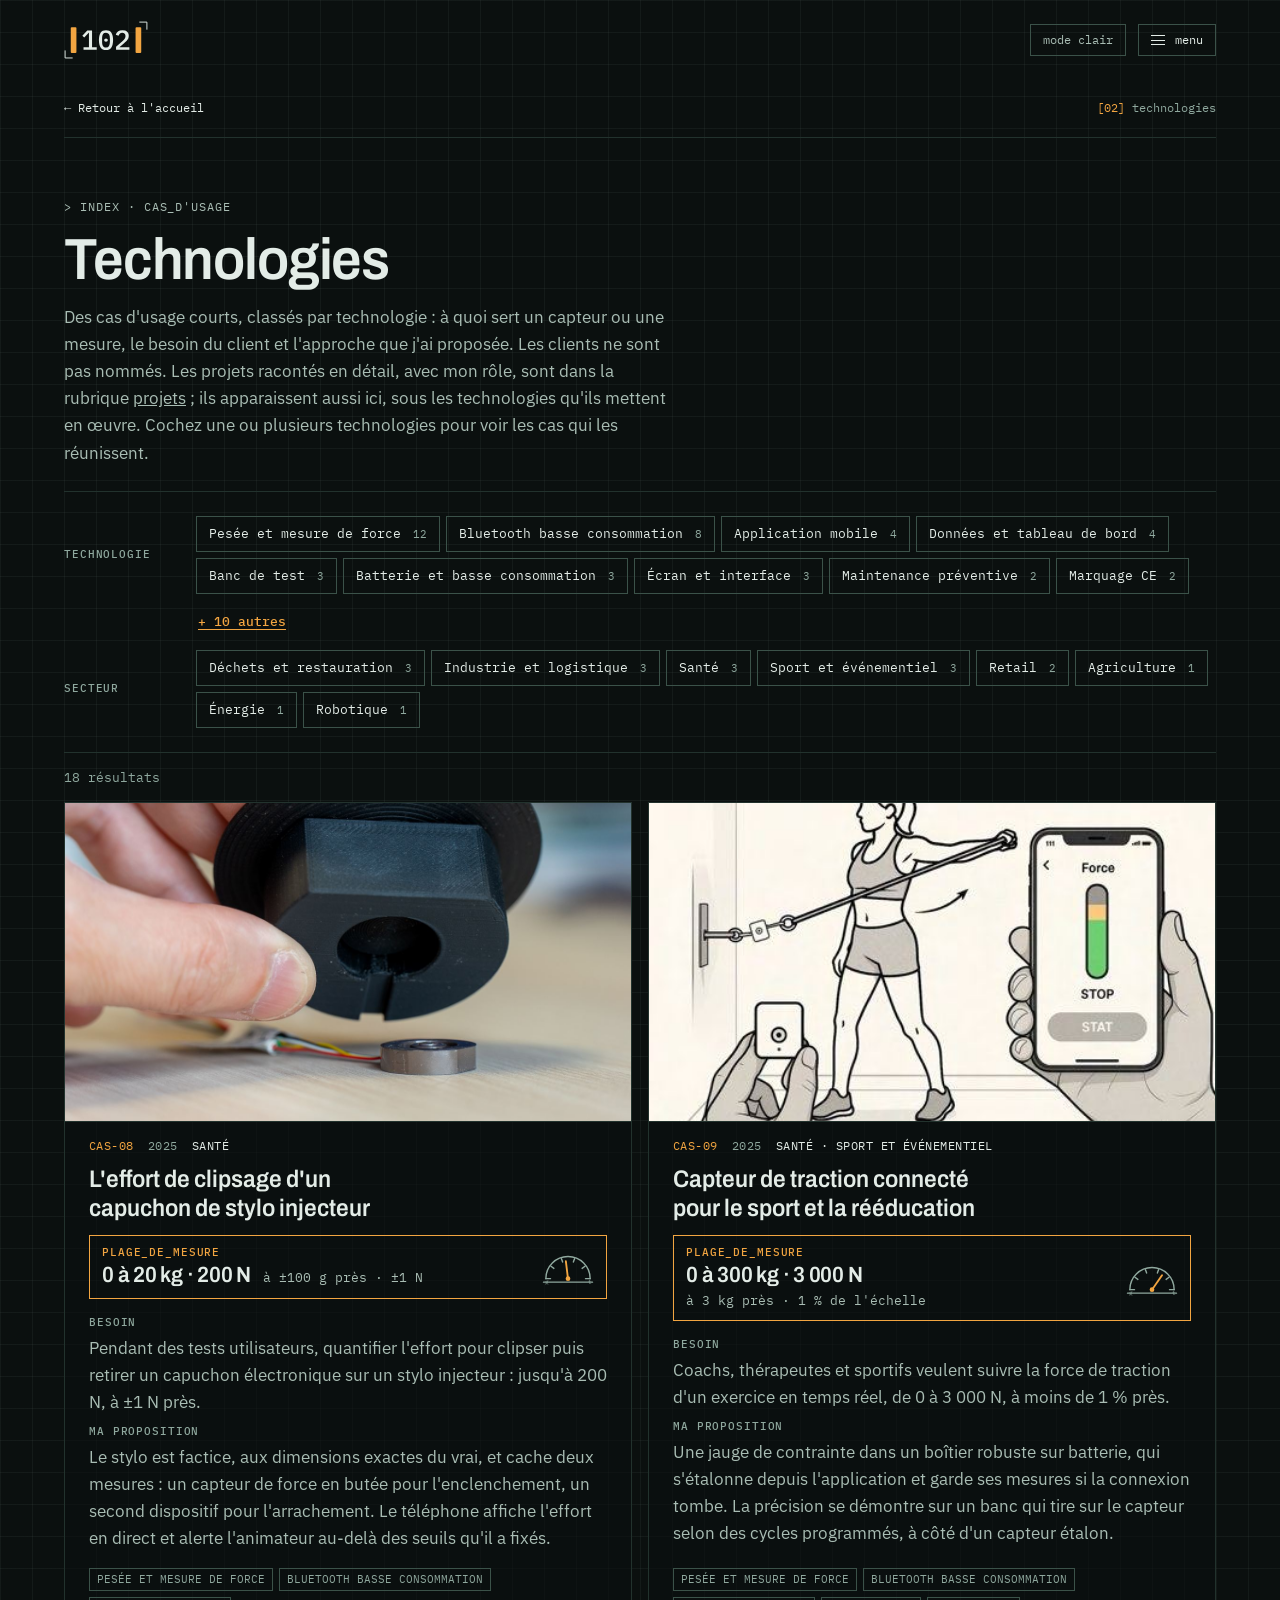
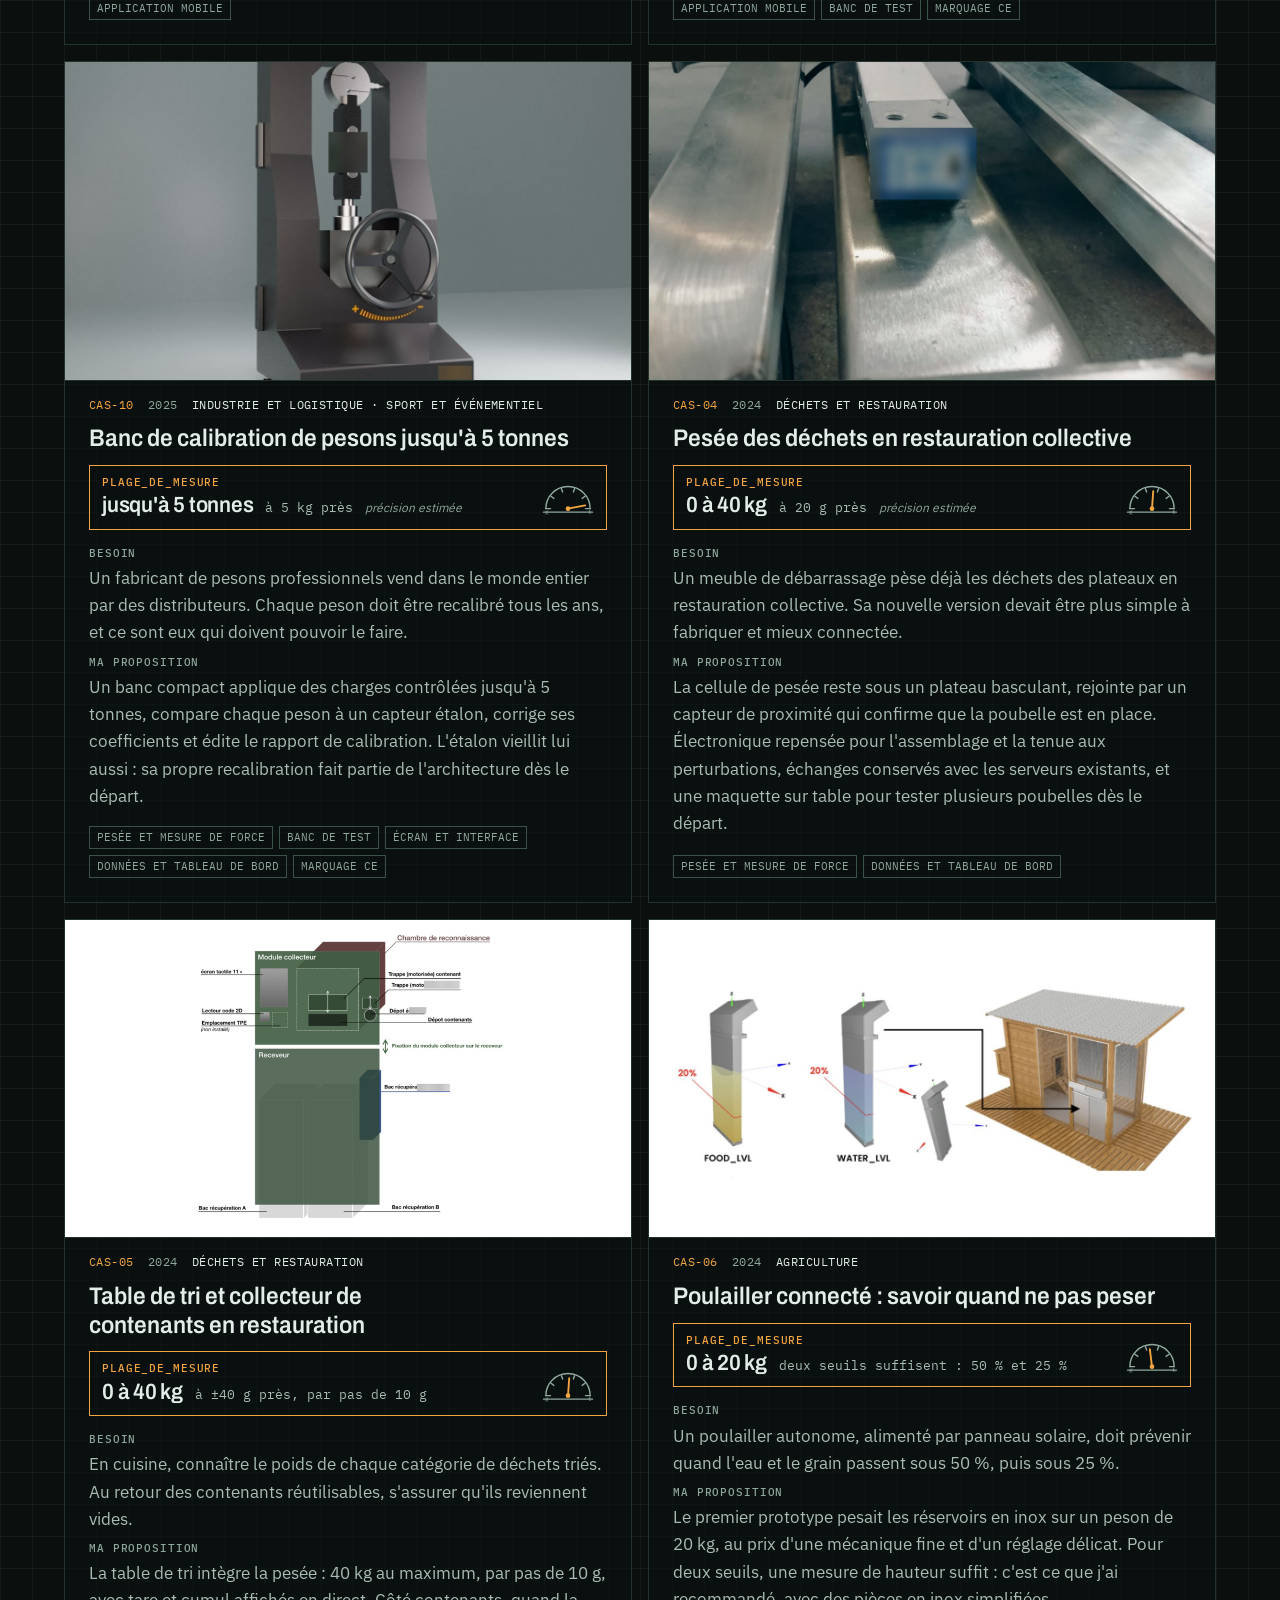
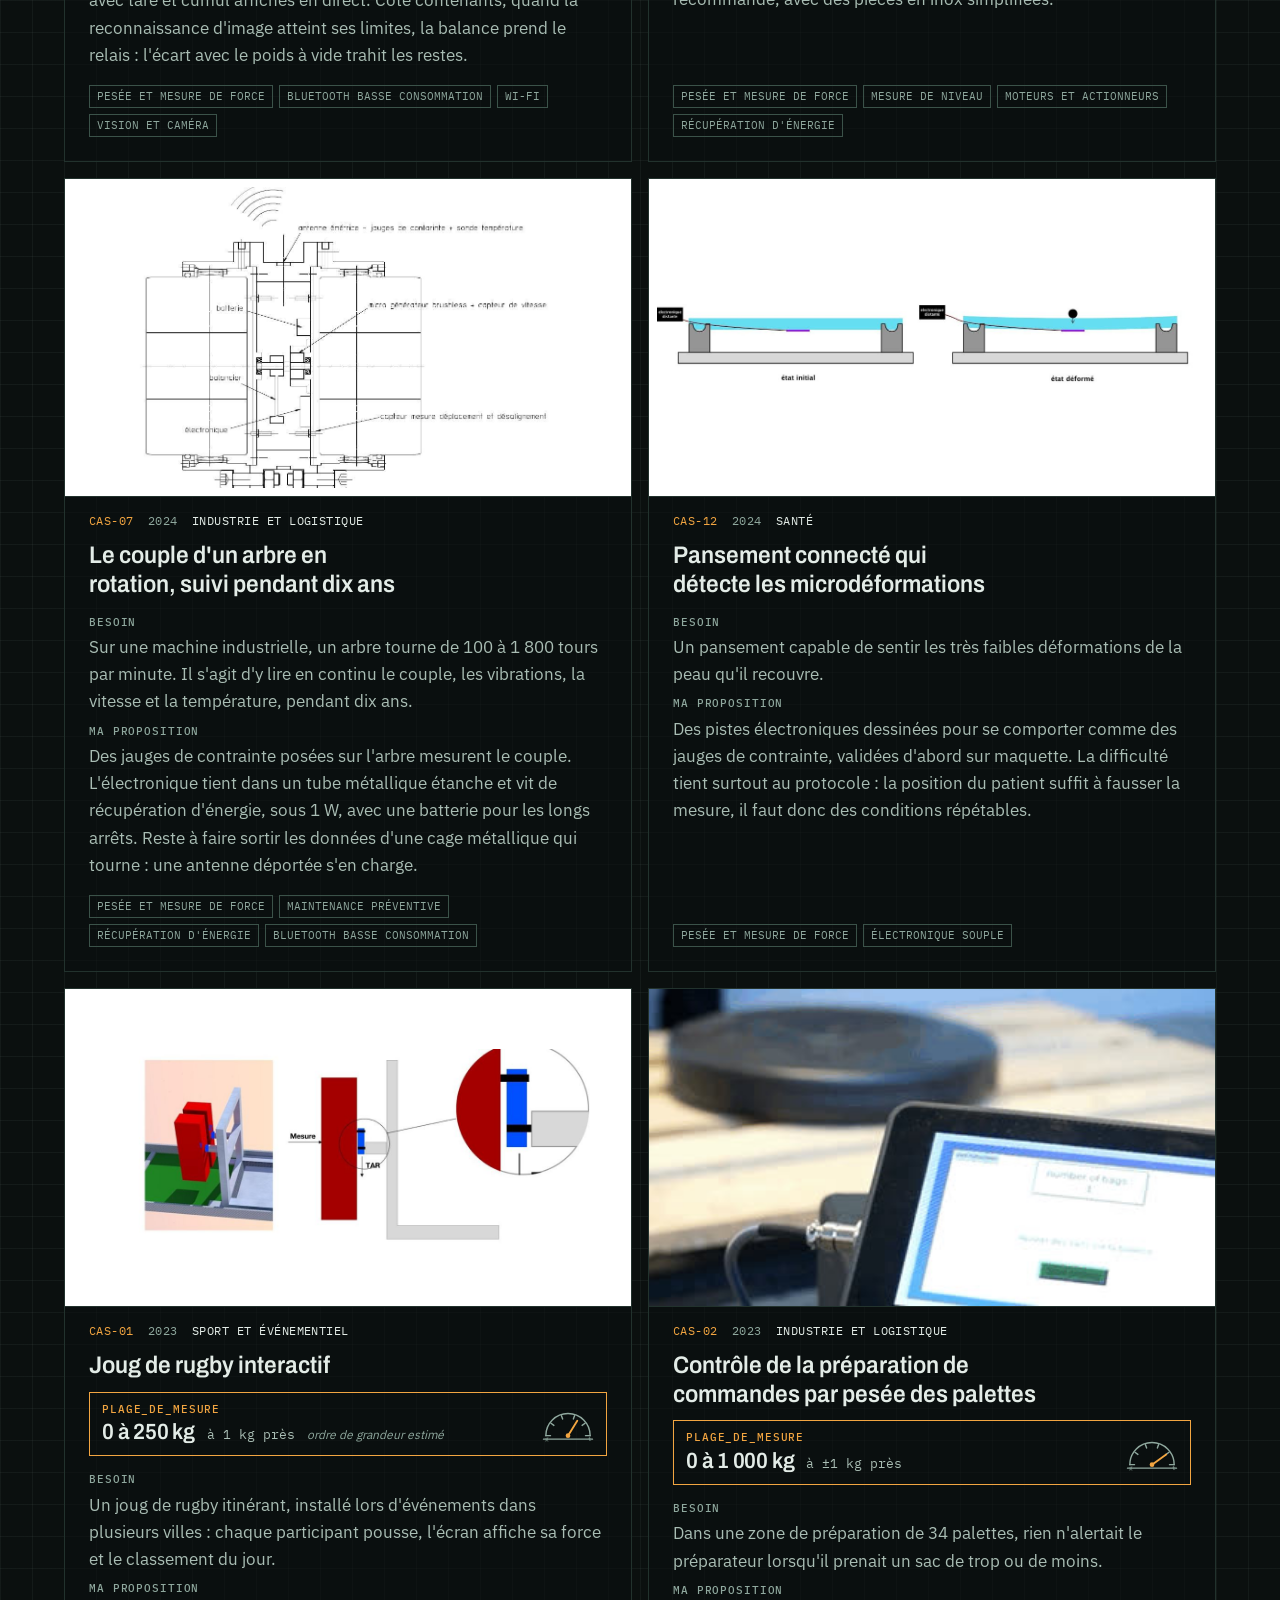
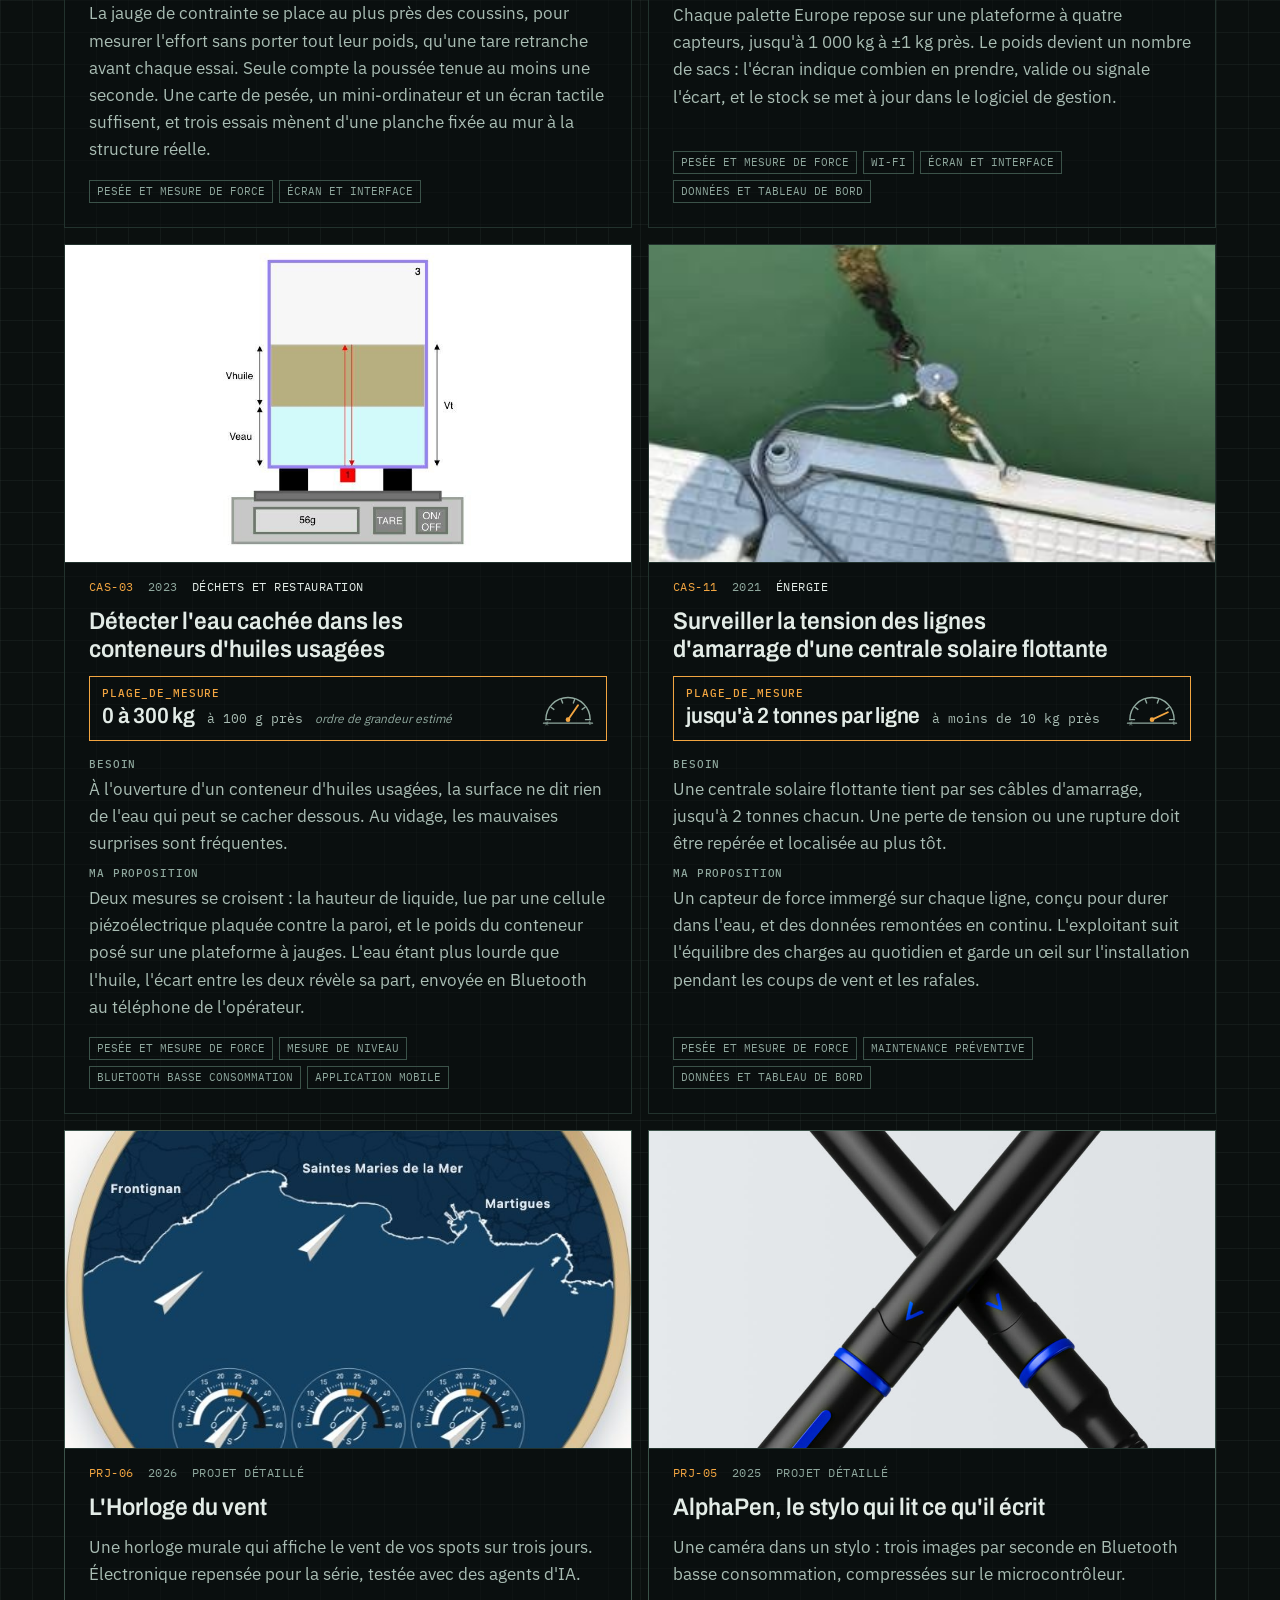
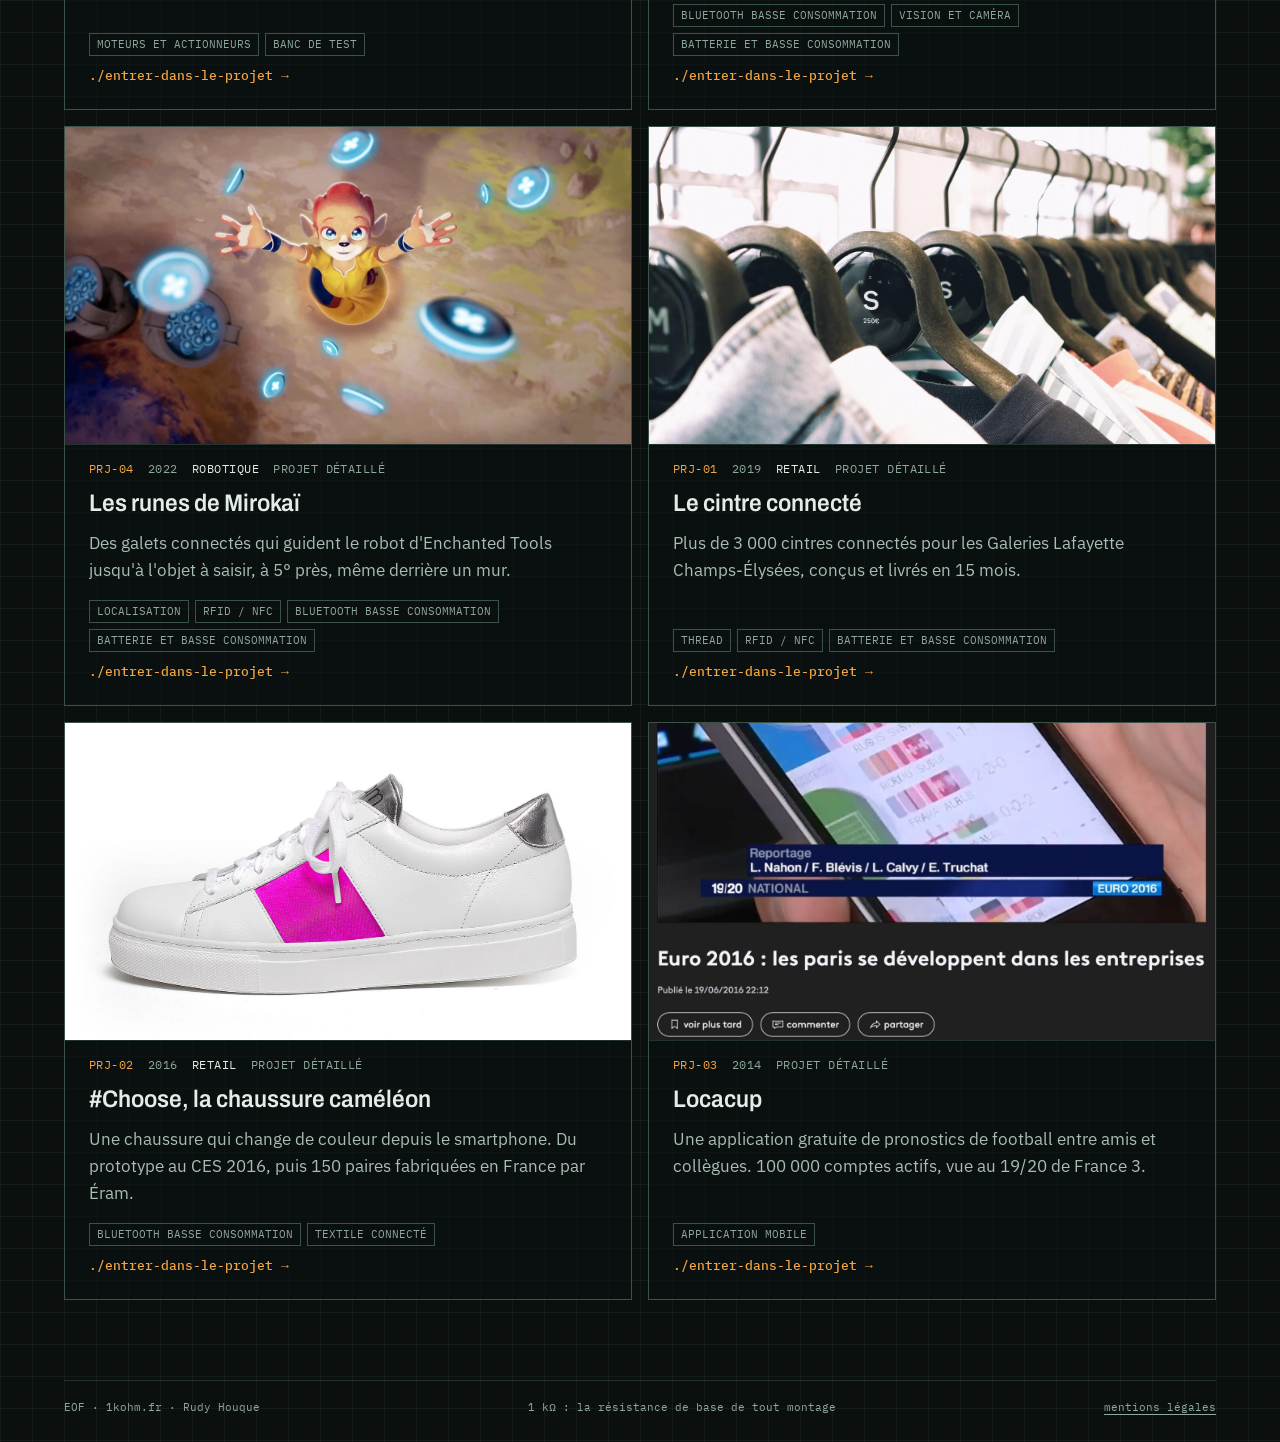
<file: technologies/index.html>
<!doctype html>
<html lang="fr" data-theme="dark">
<head>
<meta charset="utf-8">
<meta name="viewport" content="width=device-width, initial-scale=1, viewport-fit=cover">
<title>Technologies · cas d'usage · Rudy Houque</title>
<meta name="description" content="Pesée, mesure de force, Bluetooth, banc de test : les sujets d'objets connectés que Rudy Houque a traités, avec le besoin du client et l'architecture proposée. Filtrables par technologie et par secteur.">
<link rel="canonical" href="https://1kohm.fr/technologies/">
<meta property="og:type" content="website">
<meta property="og:locale" content="fr_FR">
<meta property="og:title" content="Technologies · cas d'usage · Rudy Houque">
<meta property="og:description" content="Les sujets d'objets connectés que j'ai traités, avec le besoin du client et l'architecture proposée. Filtrables par technologie et par secteur.">
<meta property="og:url" content="https://1kohm.fr/technologies/">
<meta property="og:image" content="https://1kohm.fr/img/cintre/portants.jpg">
<link rel="icon" href="/favicon.svg" type="image/svg+xml">
<link rel="icon" href="/favicon.ico" sizes="32x32">
<link rel="apple-touch-icon" href="/img/marque/apple-touch-icon-180.png">
<link rel="preload" href="/assets/fonts/archivo-wdth.woff2" as="font" type="font/woff2" crossorigin>
<script>document.documentElement.classList.add('js');try{var t=localStorage.getItem('theme');if(t)document.documentElement.setAttribute('data-theme',t)}catch(e){}</script>
<link rel="stylesheet" href="/assets/site.css?v=20261109f">
<script defer src="https://cloud.umami.is/script.js" data-website-id="324cd797-ee55-44f8-921b-9b1022fabcf0"></script>
</head>
<body>
<a class="skip" href="#cas">Aller au contenu</a>
<div class="wrap">
  <header class="top">
    <a class="brand" href="/" aria-label="1kohm, accueil"><svg class="brand-mark" viewBox="26.5 4.5 267 120" aria-hidden="true" focusable="false"><g fill="none" stroke="currentColor" stroke-width="3"><polyline points="266,8 290,8 290,32"/><polyline points="54,122 30,122 30,98"/></g><g class="brand-term"><rect x="48" y="24" width="18" height="82" rx="3"/><rect x="254" y="24" width="18" height="82" rx="3"/></g><path fill="currentColor" d="M88.54 96V87.82H105.79V41.79H105.09L90.83 57.02L84.76 51.56L100.42 34.58H115.65V87.82H130.52V96Z M160 97.06Q154.19 97.06 149.92 94.9Q145.66 92.74 142.88 88.7Q140.11 84.65 138.79 78.75Q137.47 72.86 137.47 65.29Q137.47 57.81 138.79 51.87Q140.11 45.93 142.88 41.88Q145.66 37.83 149.92 35.68Q154.19 33.52 160 33.52Q165.81 33.52 170.08 35.68Q174.34 37.83 177.12 41.88Q179.89 45.93 181.21 51.87Q182.53 57.81 182.53 65.29Q182.53 72.86 181.21 78.75Q179.89 84.65 177.12 88.7Q174.34 92.74 170.08 94.9Q165.81 97.06 160 97.06ZM160 88.96Q166.69 88.96 169.55 83.99Q172.41 79.02 172.41 70.57V60.01Q172.41 51.56 169.55 46.59Q166.69 41.62 160 41.62Q156.66 41.62 154.28 42.89Q151.9 44.17 150.41 46.59Q148.91 49.01 148.25 52.4Q147.59 55.78 147.59 60.01V70.57Q147.59 74.79 148.25 78.18Q148.91 81.57 150.41 83.99Q151.9 86.41 154.28 87.68Q156.66 88.96 160 88.96ZM160 70.48Q156.92 70.48 155.73 69.25Q154.54 68.02 154.54 66.26V64.32Q154.54 62.56 155.73 61.33Q156.92 60.1 160 60.1Q163.08 60.1 164.27 61.33Q165.46 62.56 165.46 64.32V66.26Q165.46 68.02 164.27 69.25Q163.08 70.48 160 70.48Z M234.36 96H191.94V86.58L212.01 69.07Q216.76 64.85 219.36 61.06Q221.95 57.28 221.95 53.06V52.09Q221.95 47.25 219.31 44.65Q216.67 42.06 211.66 42.06Q206.55 42.06 203.78 44.78Q201.01 47.51 199.78 51.74L191.15 48.48Q192.03 45.58 193.7 42.89Q195.38 40.21 197.97 38.1Q200.57 35.98 204.13 34.75Q207.7 33.52 212.36 33.52Q217.11 33.52 220.85 34.88Q224.59 36.25 227.14 38.62Q229.7 41 231.02 44.3Q232.34 47.6 232.34 51.56Q232.34 55.26 231.24 58.38Q230.14 61.5 228.16 64.36Q226.18 67.22 223.45 69.86Q220.72 72.5 217.46 75.14L202.59 87.64H234.36Z"/></svg></a>
    <nav class="nav" id="nav" aria-label="Navigation principale">
      <a href="/projets/"><b>[01]</b> projets</a>
      <a href="/technologies/" aria-current="page"><b>[02]</b> technologies</a>
      <a href="/salons/"><b>[03]</b> salons</a>
      <a href="/parcours/"><b>[04]</b> parcours</a>
      <a href="/#contact"><b>[05]</b> contact</a>
    </nav>
    <button class="theme" id="themeBtn" type="button">mode sombre</button>
    <button class="menu-btn" id="menuBtn" type="button" aria-expanded="false" aria-controls="nav"><span class="menu-ico" aria-hidden="true"><i></i><i></i><i></i></span><span class="menu-lbl">menu</span></button>
  </header>
</div>

<main class="view" id="cas">
  <div class="wrap">
    <div class="crumbs"><a href="/">← Retour à l'accueil</a><span class="id"><b>[02]</b> technologies</span></div>
    <div class="lhead">
      <p class="kicker">&gt; INDEX · CAS_D'USAGE</p>
      <h1>Technologies</h1>
      <p>Des cas d'usage courts, classés par technologie : à quoi sert un capteur ou une mesure, le besoin du client et l'approche que j'ai proposée. Les clients ne sont pas nommés. Les projets racontés en détail, avec mon rôle, sont dans la rubrique <a href="/projets/">projets</a> ; ils apparaissent aussi ici, sous les technologies qu'ils mettent en œuvre. Cochez une ou plusieurs technologies pour voir les cas qui les réunissent.</p>
    </div>
    <div class="filters">
      <div class="frow"><span class="flabel" id="lTech">Technologie</span><div class="chips" id="cuTech" role="group" aria-labelledby="lTech"></div></div>
      <div class="frow"><span class="flabel" id="lSec">Secteur</span><div class="chips" id="cuSec" role="group" aria-labelledby="lSec"></div></div>
    </div>
    <div class="cu-bar"><p id="cuCount" aria-live="polite"></p><button type="button" class="cu-reset" id="cuReset" hidden>effacer les filtres ×</button></div>
    <ul class="cu-list" id="cuList"></ul>
    <p class="pempty" id="cuEmpty" hidden>Aucun cas ne réunit tous ces critères. Retirez un filtre.</p>
    <noscript><p class="pempty">Cette liste a besoin de JavaScript pour s'afficher.</p></noscript>
  </div>
</main>
<footer class="foot"><div class="wrap"><div><span>EOF · 1kohm.fr · Rudy Houque</span><span>1 kΩ : la résistance de base de tout montage</span><a href="/mentions-legales/">mentions légales</a></div></div></footer>

<div class="lb" id="lb" hidden role="dialog" aria-modal="true" aria-label="Visionneuse photo"><button class="close" id="lbClose" type="button">fermer [échap]</button><button class="nav-b prev" id="lbPrev" type="button" aria-label="Photo précédente">‹</button><figure><img id="lbImg" alt=""><figcaption id="lbCap"></figcaption><div class="count" id="lbCount"></div></figure><button class="nav-b next-b" id="lbNext" type="button" aria-label="Photo suivante">›</button></div>
<script src="/assets/cas-usage.js?v=20261029b" defer></script>
<script src="/assets/site.js?v=20261109b" defer></script>
</body>
</html>
</file>
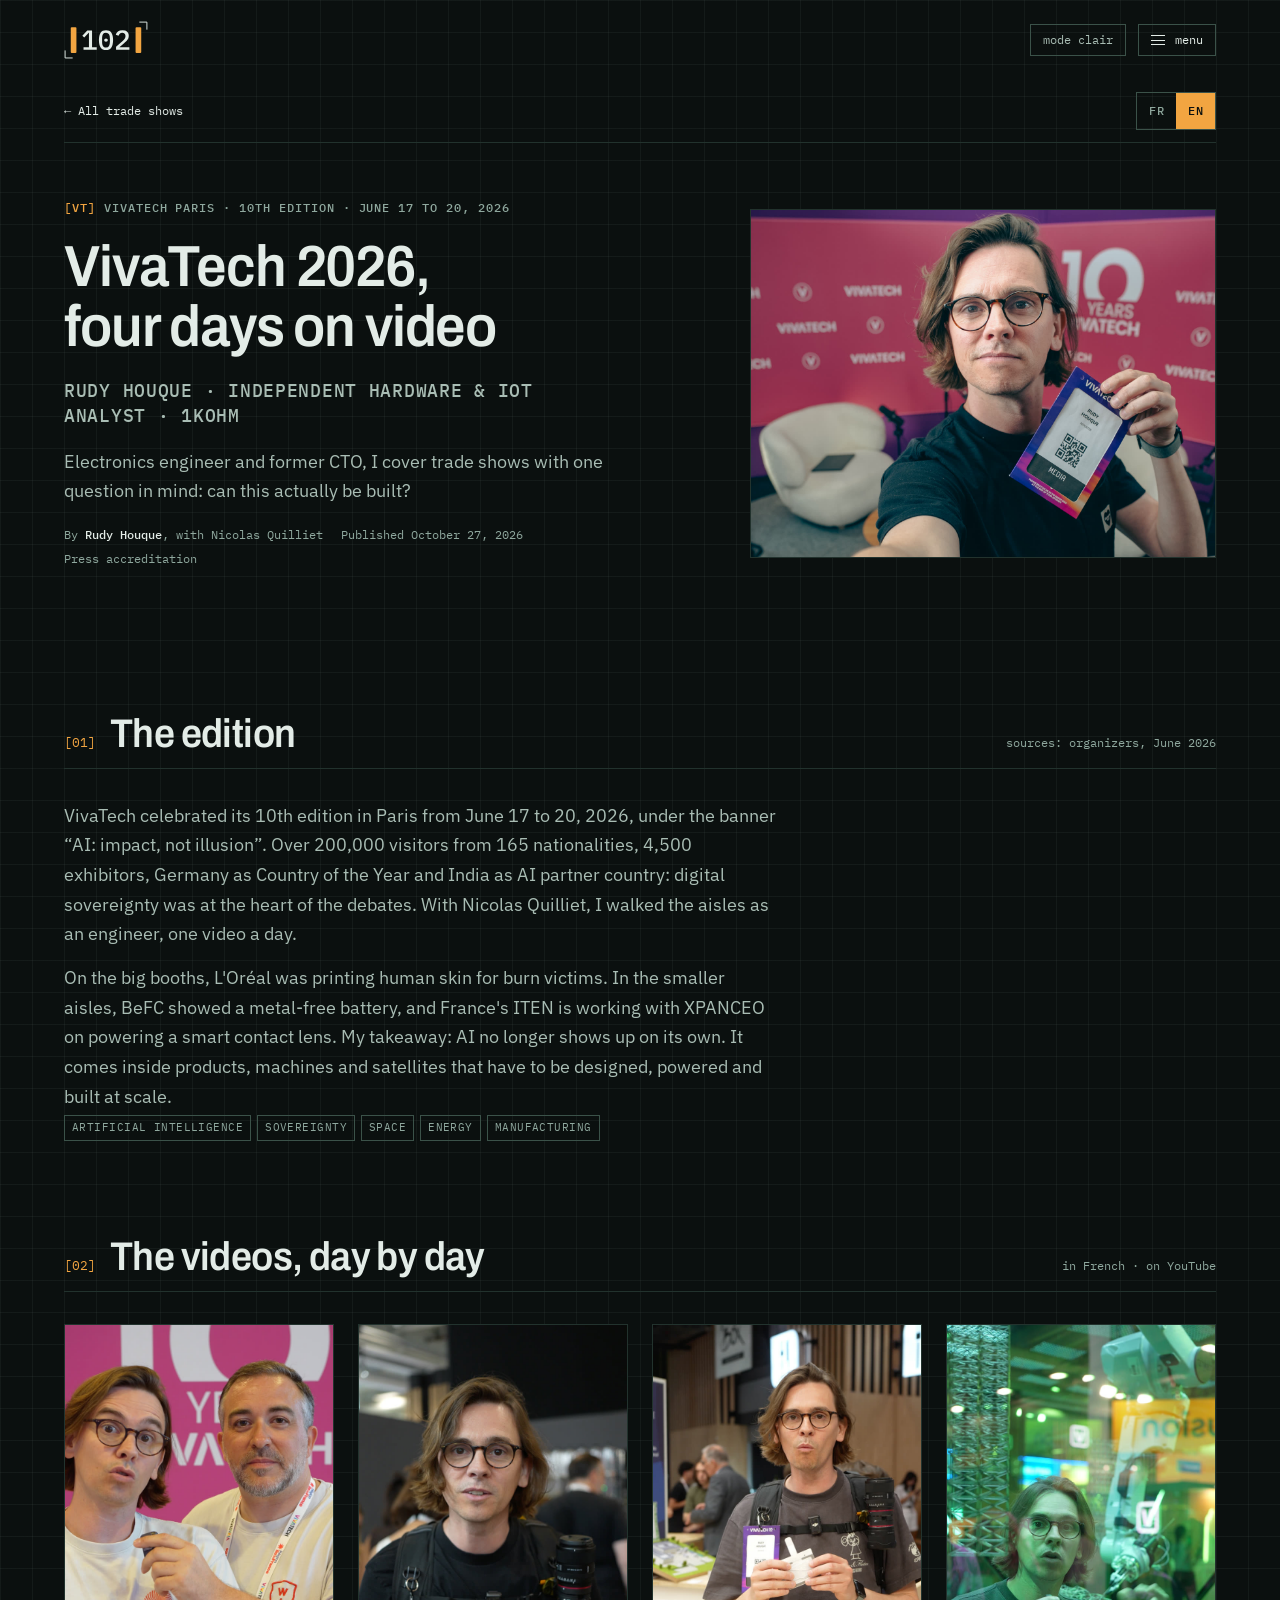
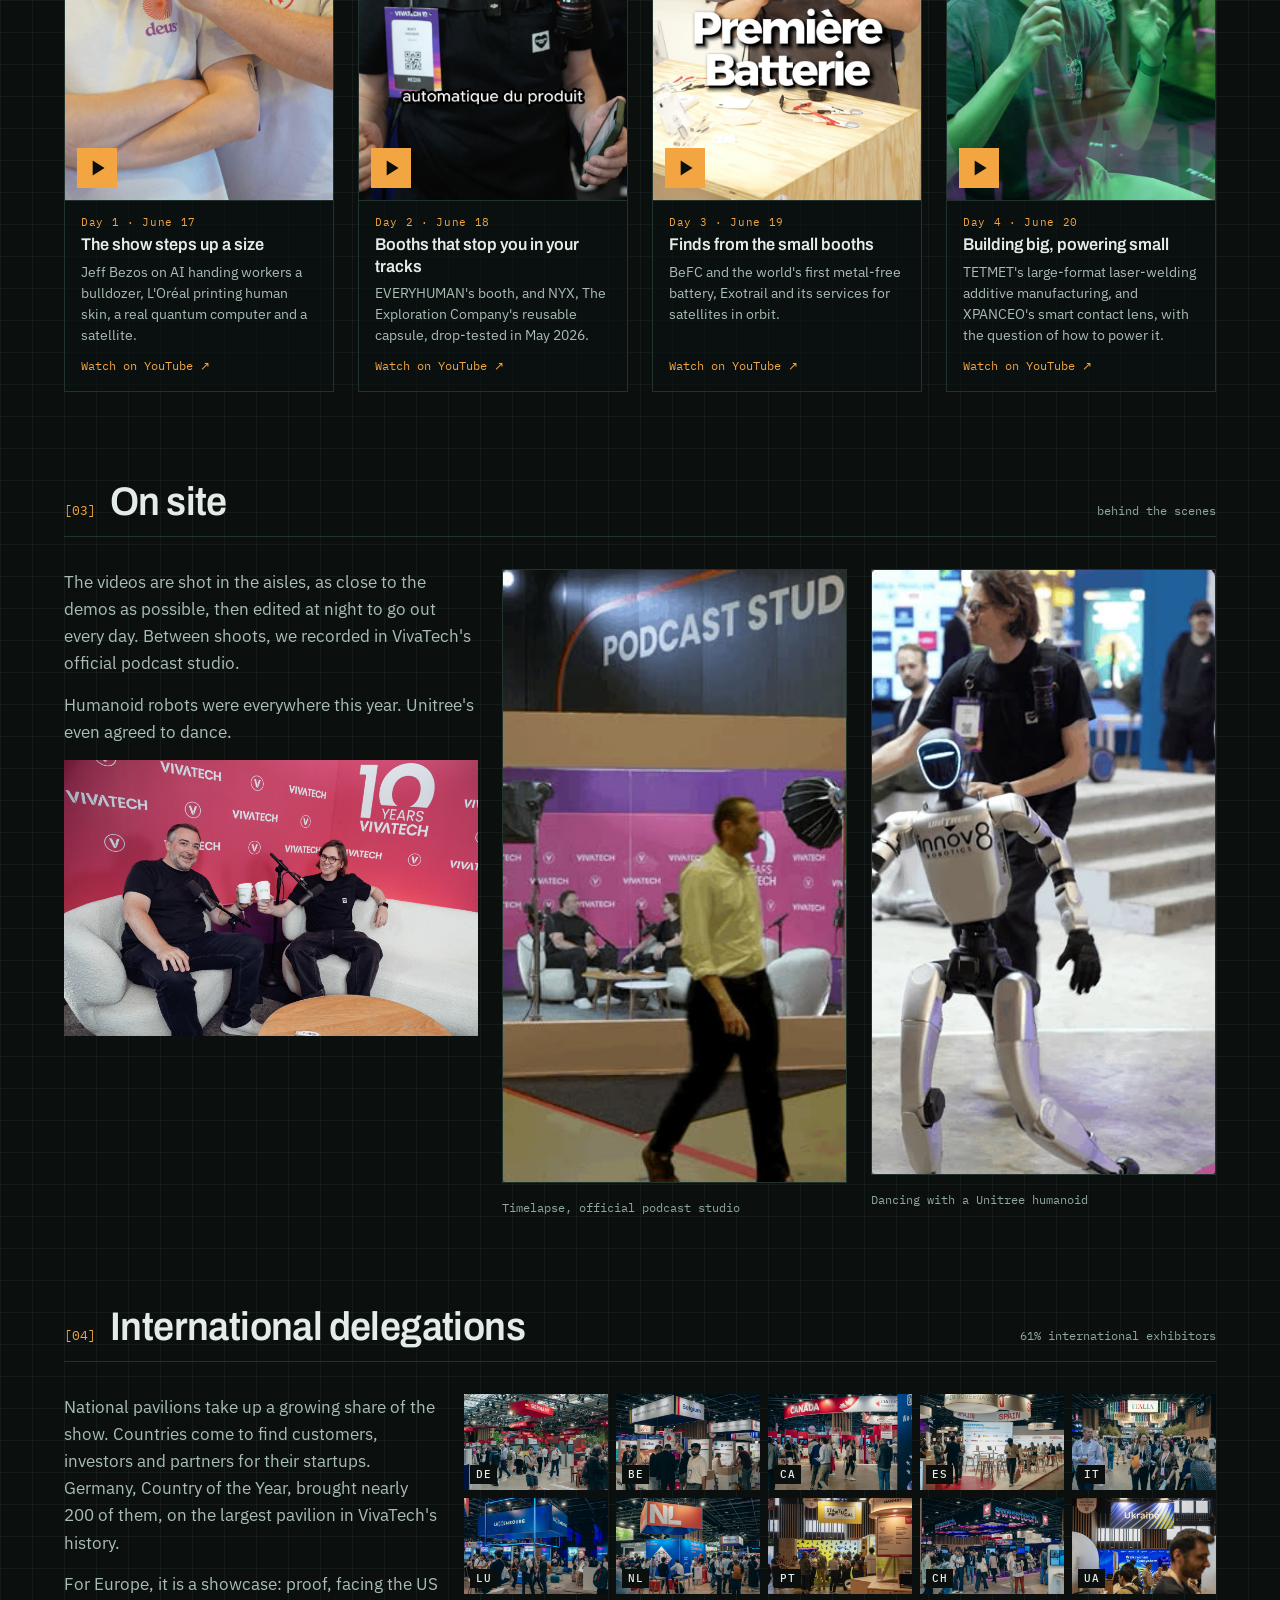
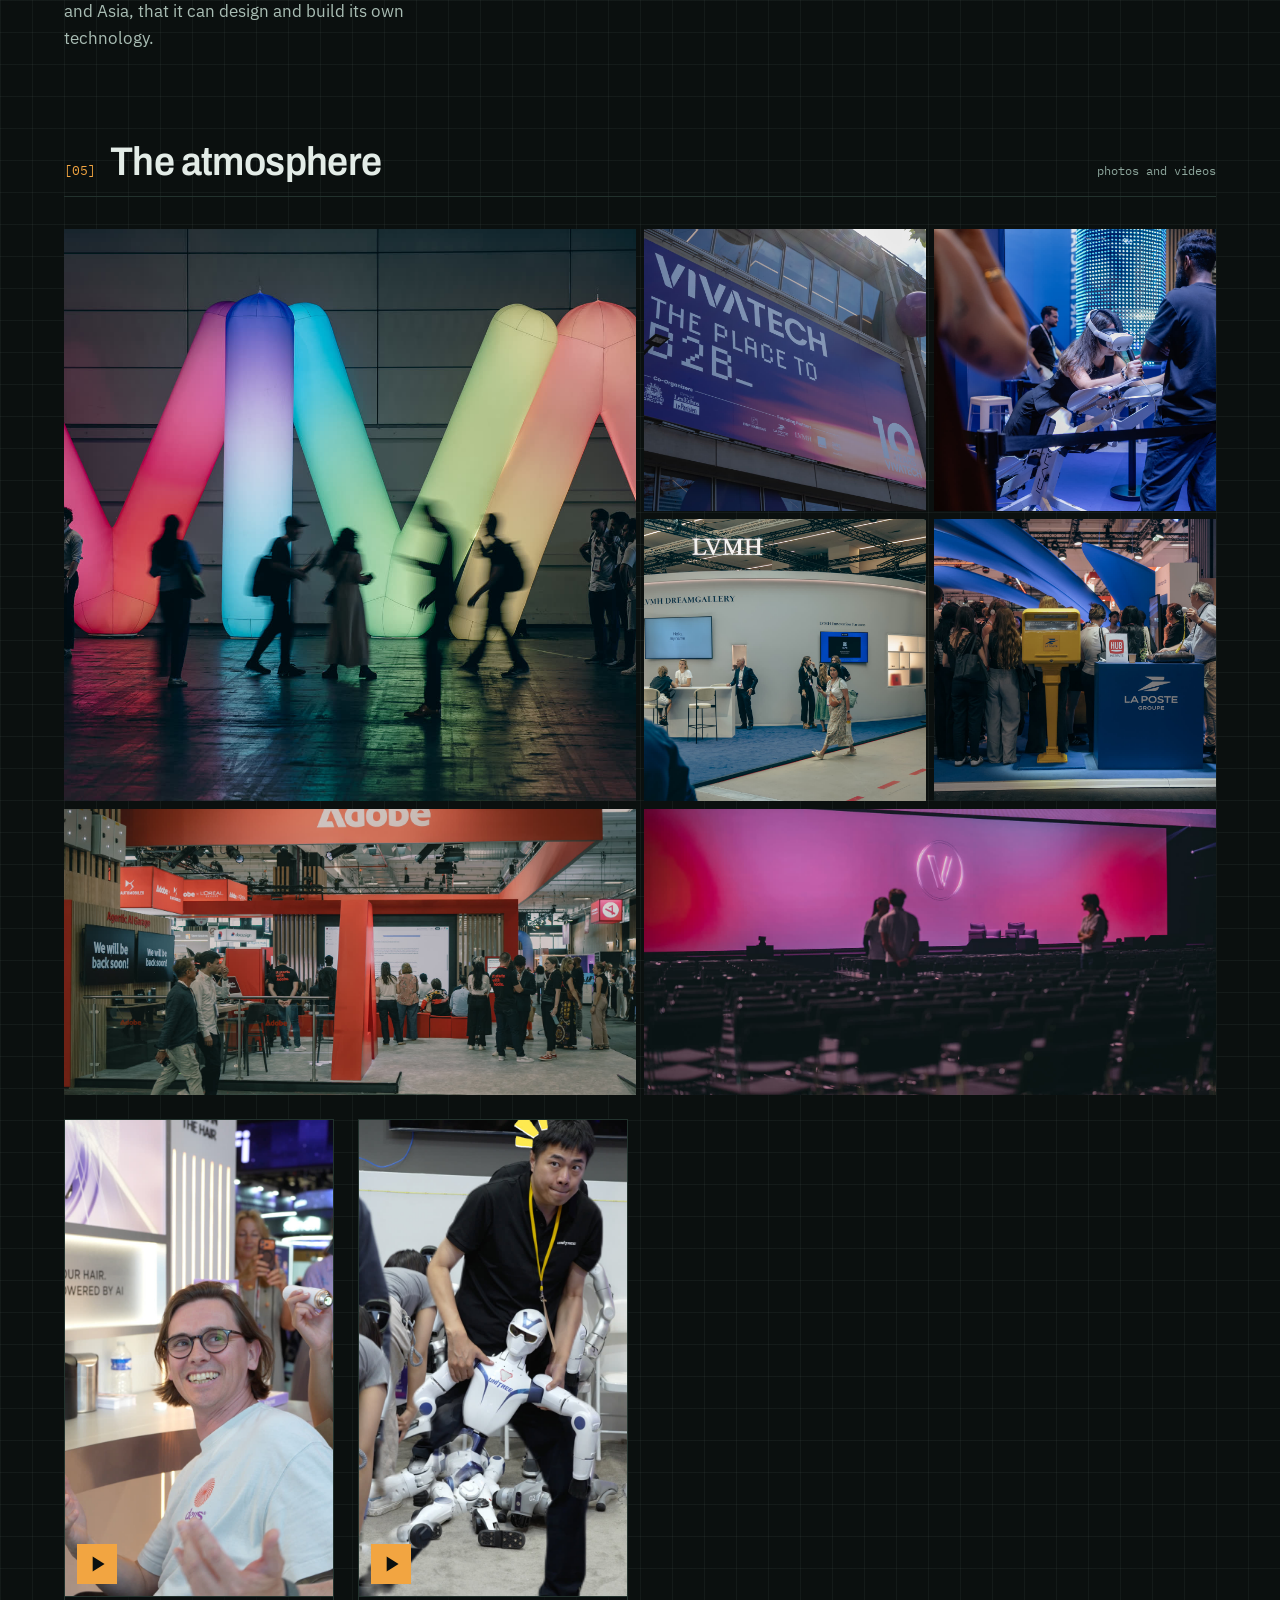
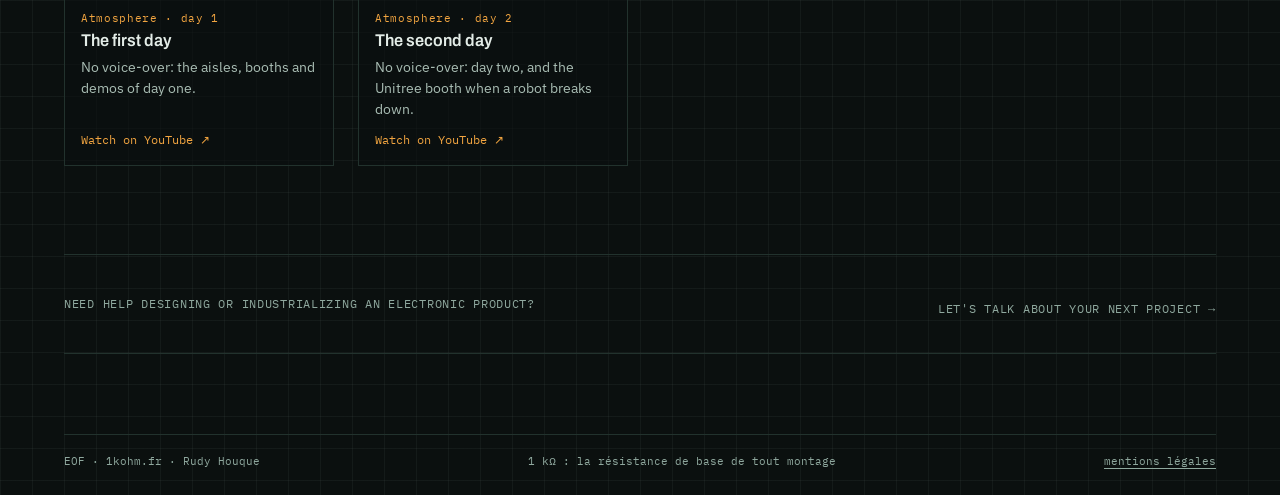
<file: salons/vivatech-2026/index.html>
<!doctype html>
<html lang="fr" data-theme="dark">
<head>
<meta charset="utf-8">
<meta name="viewport" content="width=device-width, initial-scale=1, viewport-fit=cover">
<title>VivaTech 2026 : quatre jours de vidéos sur le salon · Rudy Houque</title>
<meta name="description" content="VivaTech 2026, la 10e édition, couverte en vidéo par Rudy Houque, analyste indépendant hardware et objets connectés (1kohm), avec Nicolas Quilliet. VivaTech 2026 covered on video by Rudy Houque, independent hardware and IoT analyst.">
<link rel="canonical" href="https://1kohm.fr/salons/vivatech-2026/">
<meta property="og:type" content="article">
<meta property="og:locale" content="fr_FR">
<meta property="og:locale:alternate" content="en_US">
<meta property="og:title" content="VivaTech 2026 · Rudy Houque, Independent Hardware &amp; IoT Analyst">
<meta property="og:description" content="La 10e édition de VivaTech en quatre vidéos, avec Nicolas Quilliet. The 10th edition of VivaTech in four videos.">
<meta property="og:url" content="https://1kohm.fr/salons/vivatech-2026/">
<meta property="og:image" content="https://1kohm.fr/img/vivatech-2026/badge-media.jpg">
<meta property="article:published_time" content="2026-10-27">
<meta property="article:author" content="Rudy Houque">
<link rel="icon" href="/favicon.svg" type="image/svg+xml">
<link rel="icon" href="/favicon.ico" sizes="32x32">
<link rel="apple-touch-icon" href="/img/marque/apple-touch-icon-180.png">
<link rel="preload" href="/assets/fonts/archivo-wdth.woff2" as="font" type="font/woff2" crossorigin>
<script>document.documentElement.classList.add('js');try{var t=localStorage.getItem('theme');if(t)document.documentElement.setAttribute('data-theme',t)}catch(e){}
(function(){var r=document.documentElement,l;try{l=new URLSearchParams(location.search).get('lang')||localStorage.getItem('lang')}catch(e){}if(l!=='fr'&&l!=='en')l=/^fr/i.test(navigator.language||'fr')?'fr':'en';r.setAttribute('data-lang',l);r.lang=l})();</script>
<link rel="stylesheet" href="/assets/site.css?v=20261109f">
<script type="application/ld+json">{"@context":"https://schema.org","@type":"Article","headline":"VivaTech 2026 : quatre jours de vidéos sur le salon","inLanguage":["fr","en"],"datePublished":"2026-10-27","author":{"@type":"Person","name":"Rudy Houque","jobTitle":"Independent Hardware & IoT Analyst","url":"https://1kohm.fr/"},"publisher":{"@type":"Organization","name":"1kohm","url":"https://1kohm.fr/"},"image":"https://1kohm.fr/img/vivatech-2026/badge-media.jpg","video":[{"@type":"VideoObject","name":"VIVATECH 2026 - JOUR 1","embedUrl":"https://www.youtube.com/shorts/W067sJvIiGc","thumbnailUrl":"https://1kohm.fr/img/vivatech-2026/jour-1.jpg","uploadDate":"2026-06-17"},{"@type":"VideoObject","name":"VIVATECH 2026 - JOUR 2","embedUrl":"https://www.youtube.com/shorts/bWBezmuQslw","thumbnailUrl":"https://1kohm.fr/img/vivatech-2026/jour-2.jpg","uploadDate":"2026-06-18"},{"@type":"VideoObject","name":"VIVATECH 2026 - JOUR 3","embedUrl":"https://www.youtube.com/shorts/p-0ZYECwZpU","thumbnailUrl":"https://1kohm.fr/img/vivatech-2026/jour-3.jpg","uploadDate":"2026-06-19"},{"@type":"VideoObject","name":"VIVATECH 2026 - JOUR 4","embedUrl":"https://www.youtube.com/shorts/ZO8-wjh4Obs","thumbnailUrl":"https://1kohm.fr/img/vivatech-2026/jour-4.jpg","uploadDate":"2026-06-20"}]}</script>
<script defer src="https://cloud.umami.is/script.js" data-website-id="324cd797-ee55-44f8-921b-9b1022fabcf0"></script>
</head>
<body>
<a class="skip" href="#p-vt26">Aller au contenu</a>
<div class="wrap">
  <header class="top">
    <a class="brand" href="/" aria-label="1kohm, accueil"><svg class="brand-mark" viewBox="26.5 4.5 267 120" aria-hidden="true" focusable="false"><g fill="none" stroke="currentColor" stroke-width="3"><polyline points="266,8 290,8 290,32"/><polyline points="54,122 30,122 30,98"/></g><g class="brand-term"><rect x="48" y="24" width="18" height="82" rx="3"/><rect x="254" y="24" width="18" height="82" rx="3"/></g><path fill="currentColor" d="M88.54 96V87.82H105.79V41.79H105.09L90.83 57.02L84.76 51.56L100.42 34.58H115.65V87.82H130.52V96Z M160 97.06Q154.19 97.06 149.92 94.9Q145.66 92.74 142.88 88.7Q140.11 84.65 138.79 78.75Q137.47 72.86 137.47 65.29Q137.47 57.81 138.79 51.87Q140.11 45.93 142.88 41.88Q145.66 37.83 149.92 35.68Q154.19 33.52 160 33.52Q165.81 33.52 170.08 35.68Q174.34 37.83 177.12 41.88Q179.89 45.93 181.21 51.87Q182.53 57.81 182.53 65.29Q182.53 72.86 181.21 78.75Q179.89 84.65 177.12 88.7Q174.34 92.74 170.08 94.9Q165.81 97.06 160 97.06ZM160 88.96Q166.69 88.96 169.55 83.99Q172.41 79.02 172.41 70.57V60.01Q172.41 51.56 169.55 46.59Q166.69 41.62 160 41.62Q156.66 41.62 154.28 42.89Q151.9 44.17 150.41 46.59Q148.91 49.01 148.25 52.4Q147.59 55.78 147.59 60.01V70.57Q147.59 74.79 148.25 78.18Q148.91 81.57 150.41 83.99Q151.9 86.41 154.28 87.68Q156.66 88.96 160 88.96ZM160 70.48Q156.92 70.48 155.73 69.25Q154.54 68.02 154.54 66.26V64.32Q154.54 62.56 155.73 61.33Q156.92 60.1 160 60.1Q163.08 60.1 164.27 61.33Q165.46 62.56 165.46 64.32V66.26Q165.46 68.02 164.27 69.25Q163.08 70.48 160 70.48Z M234.36 96H191.94V86.58L212.01 69.07Q216.76 64.85 219.36 61.06Q221.95 57.28 221.95 53.06V52.09Q221.95 47.25 219.31 44.65Q216.67 42.06 211.66 42.06Q206.55 42.06 203.78 44.78Q201.01 47.51 199.78 51.74L191.15 48.48Q192.03 45.58 193.7 42.89Q195.38 40.21 197.97 38.1Q200.57 35.98 204.13 34.75Q207.7 33.52 212.36 33.52Q217.11 33.52 220.85 34.88Q224.59 36.25 227.14 38.62Q229.7 41 231.02 44.3Q232.34 47.6 232.34 51.56Q232.34 55.26 231.24 58.38Q230.14 61.5 228.16 64.36Q226.18 67.22 223.45 69.86Q220.72 72.5 217.46 75.14L202.59 87.64H234.36Z"/></svg></a>
    <nav class="nav" id="nav" aria-label="Navigation principale">
      <a href="/projets/"><b>[01]</b> projets</a>
      <a href="/technologies/"><b>[02]</b> technologies</a>
      <a href="/salons/" aria-current="page"><b>[03]</b> salons</a>
      <a href="/parcours/"><b>[04]</b> parcours</a>
      <a href="/#contact"><b>[05]</b> contact</a>
    </nav>
    <button class="theme" id="themeBtn" type="button">mode sombre</button>
    <button class="menu-btn" id="menuBtn" type="button" aria-expanded="false" aria-controls="nav"><span class="menu-ico" aria-hidden="true"><i></i><i></i><i></i></span><span class="menu-lbl">menu</span></button>
  </header>
</div>

<main class="view" id="p-vt26">
  <div class="wrap">
    <div class="crumbs">
      <a href="/salons/#vivatech"><span data-l="fr">← Tous les salons</span><span data-l="en">← All trade shows</span></a>
      <div class="lang" role="group" aria-label="Langue / Language"><button type="button" data-set="fr" aria-pressed="true">FR</button><button type="button" data-set="en" aria-pressed="false">EN</button></div>
    </div>

    <div class="p-hero">
      <div>
        <div class="eyebrow"><b>[VT]</b> VivaTech Paris · <span data-l="fr">10e édition · 17 au 20 juin 2026</span><span data-l="en">10th edition · June 17 to 20, 2026</span></div>
        <h1 data-l="fr">VivaTech 2026, quatre jours en vidéo</h1>
        <h1 data-l="en">VivaTech 2026, four days on video</h1>
        <p class="ed-role"><span data-l="fr">Rudy Houque · analyste indépendant, hardware et objets connectés · 1kohm</span><span data-l="en">Rudy Houque · Independent Hardware &amp; IoT Analyst · 1kohm</span></p>
        <p data-l="fr">Ingénieur électronique et ancien directeur technique, je couvre les salons avec une question en tête : est-ce que ça peut vraiment être fabriqué ?</p>
        <p data-l="en">Electronics engineer and former CTO, I cover trade shows with one question in mind: can this actually be built?</p>
        <div class="ed-by">
          <span data-l="fr">Par <b>Rudy Houque</b>, avec Nicolas Quilliet</span><span data-l="en">By <b>Rudy Houque</b>, with Nicolas Quilliet</span>
          <span data-l="fr">Publié le <time datetime="2026-10-27">27 octobre 2026</time></span><span data-l="en">Published <time datetime="2026-10-27">October 27, 2026</time></span>
          <span data-l="fr">Accréditation presse</span><span data-l="en">Press accreditation</span>
        </div>
      </div>
      <figure class="pic zoom"><img fetchpriority="high" src="/img/vivatech-2026/badge-media.jpg" style="object-position:50% 30%" alt="VivaTech 2026 : Rudy Houque montre son badge média devant le décor des dix ans du salon"></figure>
    </div>

    <!-- L'article -->
    <section class="lay" aria-labelledby="h-art">
      <div class="lay-head"><code>01</code><h2 id="h-art" data-l="fr">L'édition</h2><h2 data-l="en">The edition</h2><span><b data-l="fr">sources : organisateurs, juin 2026</b><b data-l="en">sources: organizers, June 2026</b></span></div>
      <div class="ed-art">
        <p data-l="fr">VivaTech fêtait sa 10e édition du 17 au 20 juin 2026 à Paris, sous le mot d'ordre « AI: impact, not illusion ». Plus de 200 000 visiteurs de 165 nationalités, 4 500 exposants, l'Allemagne en pays de l'année et l'Inde en partenaire IA : la souveraineté numérique était au cœur des débats. Avec Nicolas Quilliet, j'ai parcouru les allées en ingénieur, une vidéo par jour.</p>
        <p data-l="fr">Sur les grands stands, L'Oréal imprimait de la peau humaine pour les grands brûlés. Dans les petites allées, BeFC montrait une batterie sans métal, et le français ITEN travaille avec XPANCEO sur l'alimentation d'une lentille connectée. Mon constat : l'IA ne se présente plus seule. Elle arrive dans des objets, des machines et des satellites qu'il faut concevoir, alimenter et fabriquer en série.</p>
        <p data-l="en">VivaTech celebrated its 10th edition in Paris from June 17 to 20, 2026, under the banner “AI: impact, not illusion”. Over 200,000 visitors from 165 nationalities, 4,500 exhibitors, Germany as Country of the Year and India as AI partner country: digital sovereignty was at the heart of the debates. With Nicolas Quilliet, I walked the aisles as an engineer, one video a day.</p>
        <p data-l="en">On the big booths, L'Oréal was printing human skin for burn victims. In the smaller aisles, BeFC showed a metal-free battery, and France's ITEN is working with XPANCEO on powering a smart contact lens. My takeaway: AI no longer shows up on its own. It comes inside products, machines and satellites that have to be designed, powered and built at scale.</p>
      </div>
      <div class="trends"><span class="tag" data-l="fr">Intelligence artificielle</span><span class="tag" data-l="en">Artificial intelligence</span><span class="tag" data-l="fr">Souveraineté</span><span class="tag" data-l="en">Sovereignty</span><span class="tag" data-l="fr">Spatial</span><span class="tag" data-l="en">Space</span><span class="tag" data-l="fr">Énergie</span><span class="tag" data-l="en">Energy</span><span class="tag" data-l="fr">Fabrication</span><span class="tag" data-l="en">Manufacturing</span></div>
    </section>

    <!-- Les vidéos -->
    <section class="lay" aria-labelledby="h-vids">
      <div class="lay-head"><code>02</code><h2 id="h-vids" data-l="fr">Les vidéos, jour par jour</h2><h2 data-l="en">The videos, day by day</h2><span><b data-l="fr">en français · sur YouTube</b><b data-l="en">in French · on YouTube</b></span></div>
      <div class="ed-vids">
        <a class="aw" href="https://www.youtube.com/shorts/W067sJvIiGc" target="_blank" rel="noopener"><figure class="aw-pic"><img loading="lazy" src="/img/vivatech-2026/jour-1.jpg" alt="Miniature de la vidéo du jour 1 : Rudy Houque et Nicolas Quilliet devant le décor des dix ans de VivaTech"><span class="aw-play" aria-hidden="true"><svg viewBox="0 0 24 24"><path d="M8 5v14l11-7z" fill="currentColor"/></svg></span></figure><div class="aw-t"><p><time datetime="2026-06-17"><span data-l="fr">Jour 1 · 17 juin</span><span data-l="en">Day 1 · June 17</span></time><span data-l="fr">Le salon change de dimension</span><span data-l="en">The show steps up a size</span></p><span data-l="fr">Jeff Bezos sur l'IA qui donne un bulldozer à l'ouvrier, L'Oréal qui imprime de la peau humaine, un vrai ordinateur quantique et un satellite.</span><span data-l="en">Jeff Bezos on AI handing workers a bulldozer, L'Oréal printing human skin, a real quantum computer and a satellite.</span><b><span data-l="fr">Voir sur YouTube</span><span data-l="en">Watch on YouTube</span> <i aria-hidden="true">↗</i></b></div></a>
        <a class="aw" href="https://www.youtube.com/shorts/bWBezmuQslw" target="_blank" rel="noopener"><figure class="aw-pic"><img loading="lazy" src="/img/vivatech-2026/jour-2.jpg" alt="Miniature de la vidéo du jour 2 sur VivaTech 2026"><span class="aw-play" aria-hidden="true"><svg viewBox="0 0 24 24"><path d="M8 5v14l11-7z" fill="currentColor"/></svg></span></figure><div class="aw-t"><p><time datetime="2026-06-18"><span data-l="fr">Jour 2 · 18 juin</span><span data-l="en">Day 2 · June 18</span></time><span data-l="fr">Les stands qui arrêtent le regard</span><span data-l="en">Booths that stop you in your tracks</span></p><span data-l="fr">Le stand d'EVERYHUMAN, et NYX, la capsule réutilisable de The Exploration Company, testée en chute en mai 2026.</span><span data-l="en">EVERYHUMAN's booth, and NYX, The Exploration Company's reusable capsule, drop-tested in May 2026.</span><b><span data-l="fr">Voir sur YouTube</span><span data-l="en">Watch on YouTube</span> <i aria-hidden="true">↗</i></b></div></a>
        <a class="aw" href="https://www.youtube.com/shorts/p-0ZYECwZpU" target="_blank" rel="noopener"><figure class="aw-pic"><img loading="lazy" src="/img/vivatech-2026/jour-3.jpg" alt="Miniature de la vidéo du jour 3 sur VivaTech 2026"><span class="aw-play" aria-hidden="true"><svg viewBox="0 0 24 24"><path d="M8 5v14l11-7z" fill="currentColor"/></svg></span></figure><div class="aw-t"><p><time datetime="2026-06-19"><span data-l="fr">Jour 3 · 19 juin</span><span data-l="en">Day 3 · June 19</span></time><span data-l="fr">Les découvertes des petites allées</span><span data-l="en">Finds from the small booths</span></p><span data-l="fr">BeFC et la première batterie au monde sans métal, Exotrail et ses services pour satellites en orbite.</span><span data-l="en">BeFC and the world's first metal-free battery, Exotrail and its services for satellites in orbit.</span><b><span data-l="fr">Voir sur YouTube</span><span data-l="en">Watch on YouTube</span> <i aria-hidden="true">↗</i></b></div></a>
        <a class="aw" href="https://www.youtube.com/shorts/ZO8-wjh4Obs" target="_blank" rel="noopener"><figure class="aw-pic"><img loading="lazy" src="/img/vivatech-2026/jour-4.jpg" alt="Miniature de la vidéo du jour 4 : Rudy Houque à l'intérieur d'une machine de fabrication additive"><span class="aw-play" aria-hidden="true"><svg viewBox="0 0 24 24"><path d="M8 5v14l11-7z" fill="currentColor"/></svg></span></figure><div class="aw-t"><p><time datetime="2026-06-20"><span data-l="fr">Jour 4 · 20 juin</span><span data-l="en">Day 4 · June 20</span></time><span data-l="fr">Fabriquer en grand, alimenter en petit</span><span data-l="en">Building big, powering small</span></p><span data-l="fr">La fabrication additive par soudage laser grand format de TETMET, et la lentille connectée de XPANCEO, avec la question de sa batterie.</span><span data-l="en">TETMET's large-format laser-welding additive manufacturing, and XPANCEO's smart contact lens, with the question of how to power it.</span><b><span data-l="fr">Voir sur YouTube</span><span data-l="en">Watch on YouTube</span> <i aria-hidden="true">↗</i></b></div></a>
      </div>
    </section>

    <!-- Sur place -->
    <section class="lay" aria-labelledby="h-live">
      <div class="lay-head"><code>03</code><h2 id="h-live" data-l="fr">Sur place</h2><h2 data-l="en">On site</h2><span><b data-l="fr">les coulisses du tournage</b><b data-l="en">behind the scenes</b></span></div>
      <div class="ed-live">
        <div class="txt">
          <p data-l="fr">Les vidéos se tournent dans les allées, au plus près des démonstrations, puis se montent le soir pour sortir chaque jour. Entre deux tournages, nous avons enregistré dans le studio podcast officiel de VivaTech.</p>
          <p data-l="en">The videos are shot in the aisles, as close to the demos as possible, then edited at night to go out every day. Between shoots, we recorded in VivaTech's official podcast studio.</p>
          <p data-l="fr">Côté robotique, les humanoïdes étaient partout cette année. Celui d'Unitree acceptait même de danser.</p>
          <p data-l="en">Humanoid robots were everywhere this year. Unitree's even agreed to dance.</p>
          <figure class="pic zoom"><img loading="lazy" src="/img/vivatech-2026/studio-podcast.jpg" alt="Rudy Houque et Nicolas Quilliet dans le studio podcast officiel de VivaTech 2026"></figure>
        </div>
        <figure class="ed-loop"><video src="/img/vivatech-2026/timelapse-studio.mp4" poster="/img/vivatech-2026/timelapse-studio.jpg" autoplay muted loop playsinline preload="metadata" aria-label="Timelapse d'une session dans le studio podcast de VivaTech"></video><figcaption><span data-l="fr">Timelapse, studio podcast officiel</span><span data-l="en">Timelapse, official podcast studio</span></figcaption></figure>
        <figure class="ed-loop"><video src="/img/vivatech-2026/robot-unitree.mp4" poster="/img/vivatech-2026/robot-unitree.jpg" autoplay muted loop playsinline preload="metadata" aria-label="Rudy Houque danse avec un robot humanoïde Unitree"></video><figcaption><span data-l="fr">Une danse avec un humanoïde Unitree</span><span data-l="en">Dancing with a Unitree humanoid</span></figcaption></figure>
      </div>
    </section>

    <!-- Délégations -->
    <section class="lay" aria-labelledby="h-deleg">
      <div class="lay-head"><code>04</code><h2 id="h-deleg" data-l="fr">Les délégations étrangères</h2><h2 data-l="en">International delegations</h2><span><b data-l="fr">61 % d'exposants internationaux</b><b data-l="en">61% international exhibitors</b></span></div>
      <div class="ed-deleg">
        <div class="txt">
          <p data-l="fr">Les pavillons nationaux occupent une part croissante du salon. Les pays y viennent chercher des clients, des investisseurs et des partenaires pour leurs startups. L'Allemagne, pays de l'année, en présentait près de 200, sur le plus grand pavillon de l'histoire de VivaTech.</p>
          <p data-l="en">National pavilions take up a growing share of the show. Countries come to find customers, investors and partners for their startups. Germany, Country of the Year, brought nearly 200 of them, on the largest pavilion in VivaTech's history.</p>
          <p data-l="fr">Pour l'Europe, c'est une vitrine : montrer, face aux États-Unis et à l'Asie, qu'elle sait concevoir et produire ses propres technologies.</p>
          <p data-l="en">For Europe, it is a showcase: proof, facing the US and Asia, that it can design and build its own technology.</p>
        </div>
        <div class="ed-flags">
          <figure class="pic zoom"><img loading="lazy" src="/img/vivatech-2026/delegation-allemagne.jpg" alt="Le pavillon de l'Allemagne, pays de l'année de VivaTech 2026"><span aria-hidden="true">DE</span></figure>
          <figure class="pic zoom"><img loading="lazy" src="/img/vivatech-2026/delegation-belgique.jpg" alt="Le pavillon de la Belgique à VivaTech 2026"><span aria-hidden="true">BE</span></figure>
          <figure class="pic zoom"><img loading="lazy" src="/img/vivatech-2026/delegation-canada.jpg" alt="Le pavillon du Canada à VivaTech 2026"><span aria-hidden="true">CA</span></figure>
          <figure class="pic zoom"><img loading="lazy" src="/img/vivatech-2026/delegation-espagne.jpg" alt="Le pavillon de l'Espagne à VivaTech 2026"><span aria-hidden="true">ES</span></figure>
          <figure class="pic zoom"><img loading="lazy" src="/img/vivatech-2026/delegation-italie.jpg" alt="Le pavillon de l'Italie à VivaTech 2026"><span aria-hidden="true">IT</span></figure>
          <figure class="pic zoom"><img loading="lazy" src="/img/vivatech-2026/delegation-luxembourg.jpg" alt="Le pavillon du Luxembourg à VivaTech 2026"><span aria-hidden="true">LU</span></figure>
          <figure class="pic zoom"><img loading="lazy" src="/img/vivatech-2026/delegation-pays-bas.jpg" alt="Le pavillon des Pays-Bas à VivaTech 2026"><span aria-hidden="true">NL</span></figure>
          <figure class="pic zoom"><img loading="lazy" src="/img/vivatech-2026/delegation-portugal.jpg" alt="Le pavillon du Portugal à VivaTech 2026"><span aria-hidden="true">PT</span></figure>
          <figure class="pic zoom"><img loading="lazy" src="/img/vivatech-2026/delegation-suisse.jpg" alt="Le pavillon de la Suisse à VivaTech 2026"><span aria-hidden="true">CH</span></figure>
          <figure class="pic zoom"><img loading="lazy" src="/img/vivatech-2026/delegation-ukraine.jpg" alt="Le pavillon de l'Ukraine à VivaTech 2026"><span aria-hidden="true">UA</span></figure>
        </div>
      </div>
    </section>

    <!-- Ambiance -->
    <section class="lay" aria-labelledby="h-amb">
      <div class="lay-head"><code>05</code><h2 id="h-amb" data-l="fr">L'ambiance</h2><h2 data-l="en">The atmosphere</h2><span><b data-l="fr">photos et vidéos</b><b data-l="en">photos and videos</b></span></div>
      <div class="mosaic">
        <figure class="pic zoom big"><img loading="lazy" src="/img/vivatech-2026/ballons.jpg" alt="Les lettres VIVA géantes et lumineuses dans le hall de VivaTech 2026"></figure>
        <figure class="pic zoom"><img loading="lazy" src="/img/vivatech-2026/entree.jpg" alt="La façade de VivaTech 2026 à la porte de Versailles"></figure>
        <figure class="pic zoom"><img loading="lazy" src="/img/vivatech-2026/casque-vr.jpg" alt="Une démonstration de réalité virtuelle sur un stand de VivaTech 2026"></figure>
        <figure class="pic zoom"><img loading="lazy" src="/img/vivatech-2026/stand-lvmh.jpg" alt="Le stand LVMH Dream Gallery à VivaTech 2026"></figure>
        <figure class="pic zoom"><img loading="lazy" src="/img/vivatech-2026/stand-la-poste.jpg" alt="Le stand du groupe La Poste à VivaTech 2026"></figure>
        <figure class="pic zoom wide"><img loading="lazy" src="/img/vivatech-2026/stand-adobe.jpg" alt="Le stand Adobe à VivaTech 2026"></figure>
        <figure class="pic zoom wide"><img loading="lazy" src="/img/vivatech-2026/conference.jpg" alt="La grande salle de conférence de VivaTech 2026 avant une session"></figure>
      </div>
      <div class="ed-vids" style="margin-top:var(--s5)">
        <a class="aw" href="https://www.youtube.com/shorts/yPWaig2kPEc" target="_blank" rel="noopener"><figure class="aw-pic"><img loading="lazy" src="/img/vivatech-2026/ambiance-1.jpg" alt="Miniature de la vidéo d'ambiance du premier jour : Rudy Houque sur un stand de VivaTech 2026"><span class="aw-play" aria-hidden="true"><svg viewBox="0 0 24 24"><path d="M8 5v14l11-7z" fill="currentColor"/></svg></span></figure><div class="aw-t"><p><time><span data-l="fr">Ambiance · jour 1</span><span data-l="en">Atmosphere · day 1</span></time><span data-l="fr">La première journée</span><span data-l="en">The first day</span></p><span data-l="fr">Sans commentaire : les allées, les stands et les démonstrations du premier jour.</span><span data-l="en">No voice-over: the aisles, booths and demos of day one.</span><b><span data-l="fr">Voir sur YouTube</span><span data-l="en">Watch on YouTube</span> <i aria-hidden="true">↗</i></b></div></a>
        <a class="aw" href="https://www.youtube.com/shorts/iQVc24hcpro" target="_blank" rel="noopener"><figure class="aw-pic"><img loading="lazy" src="/img/vivatech-2026/ambiance-2.jpg" alt="Miniature de la vidéo d'ambiance du deuxième jour : un membre de l'équipe Unitree relève un robot humanoïde"><span class="aw-play" aria-hidden="true"><svg viewBox="0 0 24 24"><path d="M8 5v14l11-7z" fill="currentColor"/></svg></span></figure><div class="aw-t"><p><time><span data-l="fr">Ambiance · jour 2</span><span data-l="en">Atmosphere · day 2</span></time><span data-l="fr">La deuxième journée</span><span data-l="en">The second day</span></p><span data-l="fr">Sans commentaire : la deuxième journée, et le stand Unitree quand un robot tombe en panne.</span><span data-l="en">No voice-over: day two, and the Unitree booth when a robot breaks down.</span><b><span data-l="fr">Voir sur YouTube</span><span data-l="en">Watch on YouTube</span> <i aria-hidden="true">↗</i></b></div></a>
      </div>
    </section>

    <div class="next"><span data-l="fr">Une mission en conception ou en industrialisation électronique ?</span><span data-l="en">Need help designing or industrializing an electronic product?</span><a href="/#contact"><span data-l="fr">Parlons de votre prochain projet →</span><span data-l="en">Let's talk about your next project →</span></a></div>
  </div>
</main>
<footer class="foot"><div class="wrap"><div><span>EOF · 1kohm.fr · Rudy Houque</span><span>1 kΩ : la résistance de base de tout montage</span><a href="/mentions-legales/">mentions légales</a></div></div></footer>

<div class="lb" id="lb" hidden role="dialog" aria-modal="true" aria-label="Visionneuse photo"><button class="close" id="lbClose" type="button">fermer [échap]</button><button class="nav-b prev" id="lbPrev" type="button" aria-label="Photo précédente">‹</button><figure><img id="lbImg" alt=""><figcaption id="lbCap"></figcaption><div class="count" id="lbCount"></div></figure><button class="nav-b next-b" id="lbNext" type="button" aria-label="Photo suivante">›</button></div>
<script>(function(){var r=document.documentElement,b=[].slice.call(document.querySelectorAll('.lang button')),T={fr:document.title,en:'VivaTech 2026: four days on video · Rudy Houque'};
function set(l,save){r.setAttribute('data-lang',l);r.lang=l;document.title=T[l];b.forEach(function(x){x.setAttribute('aria-pressed',x.dataset.set===l)});if(save)try{localStorage.setItem('lang',l)}catch(e){}}
b.forEach(function(x){x.addEventListener('click',function(){set(x.dataset.set,true)})});set(r.getAttribute('data-lang')||'fr');
if(matchMedia('(prefers-reduced-motion: reduce)').matches)document.querySelectorAll('.ed-loop video').forEach(function(v){v.removeAttribute('autoplay');v.pause();v.controls=true})})();</script>
<script src="/assets/site.js?v=20261109b" defer></script>
</body>
</html>
</file>
<file: assets/site.css>
@font-face{font-family:"Archivo";src:url("/assets/fonts/archivo-wdth.woff2") format("woff2");font-weight:100 900;font-stretch:62% 125%;font-display:swap}
@font-face{font-family:"IBM Plex Sans";src:url("/assets/fonts/plex-sans-400.woff2") format("woff2");font-weight:400;font-display:swap}
@font-face{font-family:"IBM Plex Sans";src:url("/assets/fonts/plex-sans-500.woff2") format("woff2");font-weight:500;font-display:swap}
@font-face{font-family:"IBM Plex Sans";src:url("/assets/fonts/plex-sans-600.woff2") format("woff2");font-weight:600;font-display:swap}
@font-face{font-family:"IBM Plex Mono";src:url("/assets/fonts/plex-mono-400.woff2") format("woff2");font-weight:400;font-display:swap}
@font-face{font-family:"IBM Plex Mono";src:url("/assets/fonts/plex-mono-500.woff2") format("woff2");font-weight:500;font-display:swap}

/* Style C, « couche technique cyber » : voir DESIGN.md.
   Thème sombre par défaut (data-theme="dark" posé sur <html>), thème clair « tirage papier » via data-theme="light". */
:root{
  --bg:#0B100F;
  --grid:rgba(143,168,158,.07);
  --ink:#E3ECE7;
  --ink-2:#A9BDB4;
  --label:#8FA89E;
  --line:#22322D;
  --line-2:#3B5249;
  --accent:#F2A541;
  --accent-text:#F2A541;   /* ambre pour le petit texte (identique en sombre) */
  --on-accent:#0B100F;
  --panel:rgba(11,16,15,.6);
  --panel-2:#111917;
  --ph:#121A18;
  --scan:rgba(0,0,0,.18);
  --overlay:rgba(5,9,8,.94);

  /* illustrations (vue éclatée) */
  --ex-body:#1F2B27;--ex-body-2:#18221E;--ex-body-3:#141C19;--ex-hole:#0E1512;
  --ex-stroke:#8FA89E;--ex-line:#3B5249;--ex-batt:#2B3431;--ex-batt-2:#1E2724;--ex-batt-3:#1A2220;
  --ex-pcb:#173A30;--ex-pcb-l:#3F8A6A;--ex-pcb-e:#0F2621;--ex-trace:#5BB58C;--ex-chip:#0B100F;
  --ex-copper:#C8843A;--ex-copper-f:rgba(200,132,58,.05);

  --f-display:"Archivo","Helvetica Neue",Arial,sans-serif;
  --f-body:"IBM Plex Sans","Helvetica Neue",Arial,sans-serif;
  --f-mono:"IBM Plex Mono",ui-monospace,Menlo,Consolas,monospace;

  --s1:4px;--s2:8px;--s3:12px;--s4:16px;--s5:24px;--s6:32px;--s7:48px;--s8:64px;--s9:96px;
  --gutter:clamp(16px,5vw,64px);
  --col-gap:24px;
  --ease-out:cubic-bezier(.22,1,.36,1);
  --t-hover:180ms;
  color-scheme:dark;
}
:root[data-theme="light"]{
  --bg:#F3F1EA;
  --grid:rgba(14,21,18,.06);
  --ink:#0E1512;
  --ink-2:#3D4A45;
  --label:#55655E;
  --line:#D5D2C8;
  --line-2:#9AA59F;
  --accent:#B86E12;
  --accent-text:#8C520A;   /* 5,1:1 sur le panneau clair, 5,6:1 sur le papier */
  --on-accent:#0E1512;
  --panel:rgba(243,241,234,.7);
  --panel-2:#EAE7DD;
  --ph:#E4E1D7;
  --scan:rgba(0,0,0,.07);
  --overlay:rgba(14,21,18,.94);
  --ex-body:#E2DFD5;--ex-body-2:#D6D2C6;--ex-body-3:#CBC7BA;--ex-hole:#F3F1EA;
  --ex-stroke:#55655E;--ex-line:#9AA59F;--ex-batt:#D0CCBF;--ex-batt-2:#C4C0B2;--ex-batt-3:#BAB6A8;
  --ex-copper:#B86E12;--ex-copper-f:rgba(184,110,18,.06);
  color-scheme:light;
}

/* ===== BASE ===== */
*{box-sizing:border-box}
[hidden]{display:none!important}
html{-webkit-text-size-adjust:100%;scroll-padding-top:24px;overflow-x:clip} /* sécurité : la page elle-même ne glisse jamais de côté, seuls les rails .aw-row, .cards, .vt-row défilent */
body{
  margin:0;min-height:100vh;display:flex;flex-direction:column;
  background-color:var(--bg);
  background-image:linear-gradient(var(--grid) 1px,transparent 1px),linear-gradient(90deg,var(--grid) 1px,transparent 1px);
  background-size:32px 32px;
  color:var(--ink);font:400 17px/1.6 var(--f-body);
  -webkit-font-smoothing:antialiased;
}
main{flex:1 0 auto}
.wrap{width:100%;max-width:1280px;margin:0 auto;padding-inline:var(--gutter)}
h1,h2,h3,h4{font-family:var(--f-display);font-weight:600;font-stretch:92%;text-wrap:balance;margin:0;line-height:1.1}
p{margin:0}
a{color:inherit}
a:hover{color:var(--accent-text)}
button{font:inherit;color:inherit}
img{display:block;max-width:100%}
:focus-visible{outline:2px solid var(--accent);outline-offset:3px}
::selection{background:var(--accent);color:var(--on-accent)}
.mono{font-family:var(--f-mono)}
.sr{position:absolute!important;width:1px;height:1px;padding:0;margin:-1px;overflow:hidden;clip:rect(0 0 0 0);white-space:nowrap;border:0}
.skip{position:absolute;left:var(--s4);top:-60px;z-index:60;background:var(--accent);color:var(--on-accent);padding:10px 14px;font:500 13px/1 var(--f-mono);text-decoration:none}
.skip:focus{top:var(--s3)}
.eyebrow{font:500 12px/1.5 var(--f-mono);letter-spacing:.08em;text-transform:uppercase;color:var(--label)}
.eyebrow b{font-weight:500;color:var(--accent-text)}
.todo{background:color-mix(in srgb,var(--accent) 30%,transparent);padding:0 4px;font-style:italic}

/* ===== EN-TÊTE ===== */
.top{display:grid;grid-template-columns:auto 1fr auto;align-items:center;gap:var(--s4) var(--s6);min-height:80px;padding-block:var(--s3)}
/* Emblème 1kohm (102 + terminaisons + équerres), SVG intégré : voir DESIGN.md et CHARTE.md.
   Zone de protection (2 T, soit 11 px à 84 px de large) laissée libre par la grille de l'en-tête. */
.brand{display:inline-flex;align-items:center;padding:6px 0;color:var(--ink);text-decoration:none;line-height:0}
.brand:hover{color:var(--ink)}
.brand-mark{display:block;width:84px;height:auto;overflow:visible}
.brand-term{fill:var(--accent)}
@media (max-width:640px){.brand-mark{width:64px}}
.nav{display:flex;justify-content:flex-end;gap:var(--s6);font:400 13px/1 var(--f-mono)}
.nav a{text-decoration:none;color:var(--ink);padding-block:10px;white-space:nowrap;transition:color var(--t-hover) ease-out}
.nav a b{font-weight:400;color:var(--label);transition:color var(--t-hover) ease-out}
.nav a:hover,.nav a:hover b,.nav a[aria-current] b{color:var(--accent-text)}
.nav a[aria-current]{color:var(--accent-text)}
.theme{border:1px solid var(--line-2);background:transparent;padding:9px 12px;font:400 12px/1 var(--f-mono);color:var(--ink-2);cursor:pointer;white-space:nowrap;transition:color var(--t-hover) ease-out,border-color var(--t-hover) ease-out}
.theme:hover{color:var(--accent-text);border-color:var(--accent)}

/* ===== BOUTONS ===== */
.ctas{display:flex;gap:var(--s3);flex-wrap:wrap}
.btn{display:inline-flex;align-items:center;min-height:48px;padding:0 23px;border:1px solid var(--line-2);font:500 13px/1 var(--f-mono);text-decoration:none;color:var(--ink);transition:border-color var(--t-hover) ease-out,color var(--t-hover) ease-out,transform 120ms ease-out}
.btn:hover{border-color:var(--accent);color:var(--accent-text)}
.btn.solid{background:var(--accent);border-color:var(--accent);color:var(--on-accent)}
.btn.solid:hover{color:var(--on-accent);background:color-mix(in srgb,var(--accent) 82%,var(--bg))}
.btn:active{transform:translateY(1px)}

/* ===== PHOTOS ===== */
.pic{position:relative;overflow:hidden;background:var(--ph);margin:0}
.pic img{width:100%;height:100%;object-fit:cover}
.pic.zoom{cursor:zoom-in}
.pic.zoom img{transition:transform 400ms var(--ease-out)}
.pic.zoom:hover img{transform:scale(1.02)}
.zbtn{position:absolute;inset:0;width:100%;height:100%;padding:0;border:0;background:transparent;cursor:zoom-in}
.zbtn:focus-visible{outline:2px solid var(--accent);outline-offset:-3px}
.ph{position:relative;background:var(--ph);border:1px dashed var(--line-2);display:flex;align-items:flex-end;padding:12px;overflow:hidden;max-width:100%}
.ph span{font:500 12px/1.35 var(--f-mono);color:var(--label)}
figcaption{font:400 13px/1.45 var(--f-body);color:var(--label);margin-top:8px}
/* légendes des récits : lues par les lecteurs d'écran, la visionneuse affiche le texte alternatif */
.imgs figcaption,.mosaic figcaption{position:absolute;width:1px;height:1px;overflow:hidden;clip:rect(0 0 0 0);margin:0}

/* ===== ACCUEIL : HÉROS ===== */
.hero{display:grid;grid-template-columns:repeat(12,minmax(0,1fr));column-gap:var(--col-gap);row-gap:var(--s7);padding-top:clamp(32px,5vw,56px)}
.hero-txt{grid-column:span 7;display:flex;flex-direction:column;gap:28px;min-width:0}
.kicker{font:400 12px/1.5 var(--f-mono);letter-spacing:.08em;color:var(--accent-text)}
.hero h1.id{display:flex;flex-direction:column;gap:14px}
.hero .name{font-size:clamp(52px,8.4vw,112px);font-weight:700;line-height:.92;letter-spacing:-.035em}
.hero .role{font:500 clamp(13px,1.3vw,15px)/1.4 var(--f-mono);letter-spacing:.1em;text-transform:uppercase;color:var(--accent-text)}
.hero .role i{font-style:normal;color:var(--label)}
.hero .metiers{font:400 clamp(13px,1.25vw,15px)/1.5 var(--f-mono);letter-spacing:.02em;color:var(--ink-2);margin-top:-6px}
.hero .metiers i{font-style:normal;color:var(--label)}
.tagline{font:600 clamp(22px,2.2vw,30px)/1.22 var(--f-display);font-stretch:92%;letter-spacing:-.01em;text-wrap:balance;margin:0;max-width:24em}
.tagline span{color:var(--accent)}
.lede{font-size:18px;line-height:1.6;color:var(--ink-2);max-width:36em}
.portrait{grid-column:9 / span 4;margin:10px 10px 44px 0;position:relative;min-height:420px}
.portrait .scan{position:absolute;inset:0;overflow:hidden;background:var(--ph)}
.portrait .scan::after{content:"";position:absolute;inset:0;background-image:repeating-linear-gradient(0deg,var(--scan) 0 1px,transparent 1px 3px);pointer-events:none}
.portrait img{width:100%;height:100%;object-fit:cover;object-position:62% 40%;filter:saturate(.92) contrast(1.04)}
.portrait i{position:absolute;width:22px;height:22px;border:0 solid var(--accent)}
.portrait .c1{left:-10px;top:-10px;border-left-width:2px;border-top-width:2px}
.portrait .c2{right:-10px;top:-10px;border-right-width:2px;border-top-width:2px}
.portrait .c3{left:-10px;bottom:-10px;border-left-width:2px;border-bottom-width:2px}
.portrait .c4{right:-10px;bottom:-10px;border-right-width:2px;border-bottom-width:2px}
.portrait .dispo{position:absolute;left:12px;bottom:12px;z-index:1;display:inline-flex;align-items:center;gap:8px;padding:7px 10px;background:var(--bg);border:1px solid var(--line);font:500 11px/1 var(--f-mono);letter-spacing:.08em;text-transform:uppercase;color:var(--ink)}
.portrait .dispo i{position:static;width:auto;height:auto;border:0;font-style:normal;font-size:9px;color:var(--accent)}
.portrait figcaption{position:absolute;left:0;bottom:-36px;margin:0;font:400 11px/1.3 var(--f-mono);color:var(--label)}

/* panneau de chiffres (accueil, pages projet, salons) */
.panel,.kf,.roles{display:grid;grid-template-columns:repeat(4,minmax(0,1fr));border:1px solid var(--line);background:var(--panel)}
.panel{margin-top:clamp(48px,7vw,80px)}
.panel > div,.kf > div,.roles > div{padding:22px;border-right:1px solid var(--line);display:flex;flex-direction:column;gap:6px;min-width:0}
.panel > div:last-child,.kf > div:last-child,.roles > div:last-child{border-right:0}
.panel small,.kf small{font:400 11px/1.3 var(--f-mono);color:var(--label);letter-spacing:.04em;overflow-wrap:anywhere}
.panel b,.kf b{font:600 40px/1.05 var(--f-display);font-stretch:92%;letter-spacing:-.01em;margin-top:4px;font-variant-numeric:tabular-nums}
.panel b.hot{color:var(--accent)}
.panel span,.kf span{font-size:13px;line-height:1.45;color:var(--ink-2)}

/* accueil : chiffres et bandeau CES */
.stats{display:grid;grid-template-columns:repeat(3,minmax(0,1fr));border:1px solid var(--line);background:var(--panel);margin-top:clamp(40px,5vw,56px)}
.stat{padding:16px 20px;border-right:1px solid var(--line);display:flex;flex-direction:column;gap:6px;min-width:0}
.stat:last-child{border-right:0}
.stats small,.ces small{font:400 11px/1.3 var(--f-mono);color:var(--label);letter-spacing:.04em;overflow-wrap:anywhere}
.stat .v{display:flex;align-items:center;gap:12px}
.stat b{font:600 clamp(26px,2.3vw,30px)/1 var(--f-display);font-stretch:92%;letter-spacing:-.01em;font-variant-numeric:tabular-nums;white-space:nowrap}
.stat > span{font-size:14px;line-height:1.45;color:var(--ink-2);max-width:24em}
/* chaque ligne de chiffres a son en-tête : on lit tout de suite de quoi elle parle */
.row-head{grid-column:1/-1;display:flex;align-items:center;gap:20px;padding:10px 20px;border-bottom:1px solid var(--line-2);background:var(--panel-2);box-shadow:inset 3px 0 0 var(--accent)}
.row-title{margin:0;display:flex;flex-direction:column;gap:3px;font:600 16px/1.25 var(--f-display);font-stretch:92%;letter-spacing:-.005em;color:var(--ink)}
.stats .row-title small{color:var(--accent-text)}
.stat b.w{font-size:clamp(20px,1.8vw,24px);line-height:1.1}
/* ligne CES : séparée de la première, logo officiel en une couleur */
.stats + .stats{margin-top:24px}
/* en-tête avec logo : même construction pour BLUEGRioT et le CES */
.row-logo{flex:none;height:30px;width:auto;fill:var(--ink);overflow:visible}
.row-logo.bluegriot{display:block;height:36px;aspect-ratio:800/314;background:var(--ink);-webkit-mask:url("/img/logos/bluegriot.png") center/contain no-repeat;mask:url("/img/logos/bluegriot.png") center/contain no-repeat}
.row-head.has-logo{gap:24px}
.row-head.has-logo .row-title{padding-left:24px;border-left:1px solid var(--line)}
.stat.judge small{color:var(--accent-text)}

/* icônes filaires en rotation lente : CSS 3D, transform seulement */
.ico{flex:none;width:34px;height:34px;perspective:320px;--ico:var(--label)}
.ico .rig{position:relative;display:block;width:100%;height:100%;transform-style:preserve-3d;transform:rotateX(-22deg) rotateY(-35deg);animation:ico-spin 18s linear infinite}
.ico i{position:absolute;display:block;border:1px solid var(--ico)}
@keyframes ico-spin{from{transform:rotateX(-22deg) rotateY(-35deg)}to{transform:rotateX(-22deg) rotateY(325deg)}}
.stat:nth-of-type(2) .rig{animation-delay:-6s}
.stat:nth-of-type(3) .rig{animation-delay:-12s}
.ces .stat:nth-of-type(1) .rig{animation-delay:-3s}
.ces .stat:nth-of-type(2) .rig{animation-delay:-9s}
.ces .stat:nth-of-type(3) .rig{animation-delay:-15s}
/* cube : un objet, avec sa puce au centre */
.cube i{left:11px;top:11px;width:26px;height:26px}
.cube i:nth-child(1){transform:translateZ(13px)}
.cube i:nth-child(2){transform:rotateY(90deg) translateZ(13px)}
.cube i:nth-child(3){transform:rotateY(180deg) translateZ(13px)}
.cube i:nth-child(4){transform:rotateY(-90deg) translateZ(13px)}
.cube i:nth-child(5){transform:rotateX(90deg) translateZ(13px)}
.cube i:nth-child(6){transform:rotateX(-90deg) translateZ(13px)}
.cube i.core{left:20px;top:20px;width:8px;height:8px;border:0;background:var(--accent);transform:rotateX(90deg)}
/* trois plans empilés : l'architecture d'une solution */
.layers i{left:9px;top:9px;width:30px;height:30px}
.layers i:nth-child(1){transform:translateY(-11px) rotateX(90deg)}
.layers i:nth-child(2){transform:rotateX(90deg);border-color:var(--accent)}
.layers i:nth-child(3){transform:translateY(11px) rotateX(90deg)}
/* objets plats (trophée, micro, symbole CES) : deux profils croisés à 90° */
.flat svg{position:absolute;inset:0;width:100%;height:100%;fill:none;stroke:var(--accent);stroke-width:1.4;stroke-linejoin:round;stroke-linecap:round;vector-effect:non-scaling-stroke}
.flat svg path{vector-effect:non-scaling-stroke}
.flat svg + svg{transform:rotateY(90deg);stroke:var(--label)}
/* couronne Locacup, d'après le logo : deux pans pliés le long de l'arête centrale */
.crown svg{position:absolute;inset:0;width:100%;height:100%;fill:none;stroke:var(--ico);stroke-width:1.2;stroke-linejoin:round;transform-origin:50.6% 50%}
.crown svg:first-child{transform:rotateY(24deg)}
.crown svg:last-child{transform:rotateY(-24deg)}
.crown .band{stroke:var(--accent)}

.kf{grid-template-columns:repeat(5,minmax(0,1fr))}
.kf b{font-size:clamp(26px,2.8vw,36px)}

/* ===== SECTIONS ===== */
section.block{padding-top:clamp(64px,8vw,96px)}
.head{display:flex;justify-content:space-between;align-items:baseline;gap:var(--s3) var(--s5);flex-wrap:wrap;border-bottom:1px solid var(--line);padding-bottom:var(--s3);margin-bottom:var(--s5)}
.head h2{font-size:clamp(28px,3.2vw,34px);letter-spacing:-.01em}
.head h2 b{font:400 13px/1 var(--f-mono);color:var(--accent-text);vertical-align:middle;margin-right:10px;letter-spacing:0}
.head p{color:var(--ink-2);max-width:34em;font-size:15.5px}
.head .hmeta{font:400 12px/1.4 var(--f-mono);color:var(--label)}
.intro{color:var(--ink-2);max-width:40em;margin:-8px 0 var(--s5)}

/* cartes projet */
.cards{display:grid;grid-template-columns:repeat(3,minmax(0,1fr));gap:var(--col-gap)}
.card{display:flex;flex-direction:column;gap:12px;border:1px solid var(--line);padding:14px;text-decoration:none;color:var(--ink);background:var(--panel);min-width:0;transition:border-color var(--t-hover) ease-out}
.card .pic{aspect-ratio:4/3}
.plogo{position:absolute;left:10px;top:10px;display:grid;place-items:center;width:84px;height:54px;padding:6px 8px;background:#fff;border:1px solid rgba(14,21,18,.12)}
.plogo img{display:block;width:100%;height:42px;object-fit:contain}
.card .pic img{transition:transform 400ms var(--ease-out)}
.card .code{font:400 11px/1.3 var(--f-mono);color:var(--accent-text);letter-spacing:.04em}
.card h3{font-size:24px;letter-spacing:-.01em}
.card p{font-size:15px;line-height:1.55;color:var(--ink-2)}
.card .specs{margin-top:auto;padding-top:6px;font:400 12px/1.4 var(--f-mono);color:var(--label)}
.card:hover{border-color:var(--line-2);color:var(--ink)}
.card:hover .pic img{transform:scale(1.02)}
.card:hover h3{color:var(--accent-text)}
.allp{position:relative;isolation:isolate;overflow:hidden;display:grid;grid-template-columns:1fr auto auto;align-items:center;gap:var(--s4);margin-top:var(--s5);padding:18px 22px;background:var(--accent);color:var(--on-accent);text-decoration:none;transition:transform 160ms ease-out}
.allp::before{content:"";position:absolute;inset:0;z-index:-1;background:color-mix(in srgb,var(--accent) 78%,var(--bg));transform:translateX(-101%);transition:transform 380ms var(--ease-out)}
.allp-t{display:flex;flex-direction:column;gap:4px;font:600 clamp(20px,2vw,24px)/1.1 var(--f-display);font-stretch:92%}
.allp-t small{font:500 11px/1 var(--f-mono);letter-spacing:.06em}
.allp-s{font:400 12px/1.3 var(--f-mono)}
.allp-a{display:grid;place-items:center;width:44px;height:44px;border:1px solid currentColor;font:400 22px/1 var(--f-mono);animation:nudge 3.6s var(--ease-out) 1.2s infinite}
@keyframes nudge{0%,78%,100%{transform:none}86%{transform:translateX(5px)}92%{transform:translateX(-1px)}}
.allp:hover{color:var(--on-accent)}
.allp:active{transform:scale(.99)}
@media (hover:hover){.allp:hover::before{transform:none}.allp:hover .allp-a{animation:none;transform:translateX(5px);transition:transform 200ms var(--ease-out)}}

/* distinctions */
.awards{display:grid;grid-template-columns:repeat(4,minmax(0,1fr));gap:var(--col-gap);padding-top:clamp(56px,7vw,72px)}
.aw-row,.vt-row{display:contents}
.aw-head{grid-column:1/-1;font:500 12px/1 var(--f-mono);letter-spacing:.08em;text-transform:uppercase;color:var(--accent-text);margin-bottom:-6px}
.aw{display:flex;flex-direction:column;border:1px solid var(--line);background:var(--panel);text-decoration:none;color:var(--ink);min-width:0;transition:border-color 200ms ease,transform 200ms var(--ease-out)}
.aw-pic{position:relative;margin:0;aspect-ratio:16/10;overflow:hidden;background:var(--ph);border-bottom:1px solid var(--line)}
.aw-pic img{width:100%;height:100%;object-fit:cover;transition:transform 500ms var(--ease-out)}
.aw-play{position:absolute;left:12px;bottom:12px;display:grid;place-items:center;width:40px;height:40px;background:var(--accent);color:var(--on-accent);transition:transform 200ms var(--ease-out)}
.aw-play svg{width:26px;height:26px}
.aw-t{display:flex;flex-direction:column;gap:6px;padding:14px 16px 16px;flex:1}
.aw-t p{font:600 17px/1.25 var(--f-display);font-stretch:94%}
.aw-t time{display:block;font:400 11px/1.4 var(--f-mono);color:var(--accent-text);letter-spacing:.06em;margin-bottom:4px}
.aw-t span{font-size:14px;line-height:1.5;color:var(--ink-2)}
.aw-t b{margin-top:auto;padding-top:6px;font:400 12px/1.4 var(--f-mono);color:var(--accent-text)}
.aw-t b i{display:inline-block;font-style:normal;transition:transform 200ms var(--ease-out)}
.aw:active{transform:scale(.99)}
@media (hover:hover){.aw:hover{border-color:var(--accent);transform:translateY(-3px)}.aw:hover .aw-pic img{transform:scale(1.04)}.aw:hover .aw-t b i{transform:translate(2px,-2px)}.aw:hover .aw-play{transform:scale(1.08)}}
.reco-link{font:400 12px/1.3 var(--f-mono);color:var(--accent-text);text-decoration:none}
.reco-link:hover{text-decoration:underline;text-underline-offset:3px}

/* veille */
.veille{display:grid;grid-template-columns:minmax(0,1.3fr) minmax(0,.7fr);gap:clamp(20px,3vw,40px);text-decoration:none;align-items:center;color:var(--ink)}
.veille .pic{aspect-ratio:16/9;border:1px solid var(--line)}
.veille .pic img{transition:transform 400ms var(--ease-out)}
.veille:hover .pic img{transform:scale(1.02)}
.veille .vtxt{display:flex;flex-direction:column;gap:22px;min-width:0}
.steps{list-style:none;margin:0;padding:0;border-left:1px solid var(--line-2)}
.steps li{display:grid;grid-template-columns:52px 1fr;gap:12px;padding:10px 0 10px 18px;position:relative}
.steps li::before{content:"";position:absolute;left:-4px;top:17px;width:7px;height:7px;background:var(--bg);border:1px solid var(--accent)}
.steps time{font:500 13px/1.6 var(--f-mono);color:var(--accent-text);font-variant-numeric:tabular-nums}
.steps span{color:var(--ink-2);font-size:15px}
.more{font:500 13px/1.3 var(--f-mono);color:var(--accent-text)}
.veille:hover .more,.prow:hover .more{text-decoration:underline;text-underline-offset:3px}

/* ce que j'apporte */
.pillars{display:grid;grid-template-columns:repeat(3,minmax(0,1fr));gap:var(--col-gap);counter-reset:p}
.pillars > div{counter-increment:p;display:flex;flex-direction:column;gap:10px;min-width:0;padding-top:12px;border-top:1px solid var(--line-2)}
.pillars > div::before{content:"0" counter(p) " / 03";font:400 11px/1 var(--f-mono);color:var(--label)}
.head + .pillars > div{border-top:0;padding-top:0}
.pillars h3{font-size:21px}
.pillars p{color:var(--ink-2);font-size:15.5px}
.sfgrid{display:grid;grid-template-columns:repeat(3,minmax(0,1fr));border-top:1px solid var(--line);border-left:1px solid var(--line)}
.sf{display:grid;grid-template-columns:40px 1fr;gap:14px;align-items:start;padding:18px;border-right:1px solid var(--line);border-bottom:1px solid var(--line);background:var(--panel);min-width:0;transition:background-color .2s ease-out}
.sf:hover{background:var(--panel-2)}
.sf .ic{width:40px;height:40px;border:1px solid var(--line-2);color:var(--accent);display:grid;place-items:center;transition:transform .25s cubic-bezier(.22,1,.36,1)}
.sf:hover .ic{transform:translateY(-2px)}
.sf .ic svg{width:20px;height:20px}
.sf h3{font:600 17px/1.3 var(--f-display);font-stretch:96%}
.sf p{font-size:14.5px;line-height:1.5;color:var(--ink-2);margin-top:4px}
.sf .pv{display:flex;flex-wrap:wrap;gap:4px 8px;margin-top:10px;font:400 12px/1.5 var(--f-mono)}
.sf .pv span{color:var(--label)}
.sf .pv a{display:inline-block;padding-block:5px;color:var(--accent-text);text-decoration:none;border-bottom:1px solid transparent}
.sf .pv a:hover{border-bottom-color:currentColor}
.sf .pv a + a::before{content:"·";color:var(--label);margin-right:8px;display:inline-block}

/* parcours */
.path{list-style:none;margin:0;padding:0;border-top:1px solid var(--line)}
.path > li{display:grid;grid-template-columns:120px 128px minmax(0,1fr);gap:var(--s5);align-items:start;padding:20px 12px 20px 0;border-bottom:1px solid var(--line);transition:background-color 200ms ease}
.path time{font:400 13px/1.8 var(--f-mono);color:var(--label);font-variant-numeric:tabular-nums}
.path .now time{color:var(--accent-text)}
.plg{display:grid;place-items:center;height:56px;padding:8px 12px;background:#fff;border:1px solid var(--line)}
.plg img{display:block;width:100%;height:38px;min-height:0;object-fit:contain;filter:grayscale(1);opacity:.75;transition:filter 250ms ease,opacity 250ms ease}
.plg.txt{color:#0E1512}
.plg.tall{padding:3px 12px}.plg.tall img{height:50px}
.brand-m{font:500 17px/1 var(--f-mono)}.brand-m span{color:#8C520A}
.wm{font:600 15px/1 var(--f-display);letter-spacing:.14em;opacity:.75;transition:opacity 250ms ease}
.path h3{font-size:20px;letter-spacing:-.01em;transition:color 200ms ease}
.path .role{font:400 12.5px/1.5 var(--f-mono);color:var(--label);margin-top:3px}
.path p:not(.role){color:var(--ink-2);font-size:15px;line-height:1.55;margin-top:8px;max-width:46em}
.path p a{color:var(--ink);text-decoration:underline;text-decoration-color:var(--line-2);text-underline-offset:3px}
.path p a:hover{color:var(--accent-text);text-decoration-color:var(--accent)}
@media (hover:hover){.path > li:hover{background:var(--panel)}.path > li:hover .plg img{filter:none;opacity:1}.path > li:hover .wm{opacity:1}.path > li:hover h3{color:var(--accent-text)}}

/* contact */
.contact{display:grid;grid-template-columns:repeat(12,minmax(0,1fr));column-gap:var(--col-gap);row-gap:var(--s5);align-items:center;margin-top:clamp(64px,8vw,96px);padding-block:clamp(40px,6vw,64px);border-top:1px solid var(--line)}
.c-pic{grid-column:2 / span 3;margin:0;aspect-ratio:4/5;overflow:hidden;border:1px solid var(--line);background:var(--ph)}
.c-pic img{width:100%;height:100%;object-fit:cover;object-position:50% 30%;transition:transform 600ms var(--ease-out)}
.c-body{grid-column:6 / -1;display:flex;flex-direction:column;gap:16px;min-width:0}
.contact h2{font-size:clamp(32px,4.4vw,52px);letter-spacing:-.02em;line-height:1.05}
.c-lede{color:var(--ink-2);font-size:17px;max-width:34em}
.c-actions{display:grid;gap:10px;margin-top:8px;max-width:560px}
.c-li,.c-mail{position:relative;isolation:isolate;overflow:hidden;display:grid;grid-template-columns:auto 1fr auto;align-items:center;gap:16px;padding:16px 20px;text-decoration:none;transition:transform 160ms ease-out,border-color 200ms ease}
.c-li{background:var(--accent);color:var(--on-accent);min-height:76px}
.c-li::before{content:"";position:absolute;inset:0;z-index:-1;background:color-mix(in srgb,var(--accent) 78%,var(--bg));transform:translateX(-101%);transition:transform 380ms var(--ease-out)}
.c-mail{grid-template-columns:1fr auto;border:1px solid var(--line-2);color:var(--ink)}
.c-ic{display:grid;place-items:center;width:44px;height:44px;border:1px solid currentColor}
.c-ic svg{width:22px;height:22px}
.c-t{display:flex;flex-direction:column;gap:4px;font:600 20px/1.15 var(--f-display);font-stretch:94%;min-width:0;overflow-wrap:anywhere}
.c-mail .c-t{font-size:17px;font-weight:500}
.c-t small{font:500 11px/1 var(--f-mono);letter-spacing:.06em;text-transform:uppercase}
.c-ar{font:400 22px/1 var(--f-mono);transition:transform 220ms var(--ease-out)}
.c-li:hover{color:var(--on-accent)}
.c-li:active,.c-mail:active{transform:scale(.99)}
.c-meta{display:flex;flex-wrap:wrap;gap:6px 18px;font:400 12px/1.5 var(--f-mono);color:var(--label);margin-top:4px}
.c-meta span + span::before{content:"·";margin-right:18px}
@media (hover:hover){.c-li:hover::before{transform:none}.c-li:hover .c-ar{transform:translate(3px,-3px)}.c-mail:hover{border-color:var(--accent);color:var(--accent-text)}.c-mail:hover .c-ar{transform:translateX(4px)}.contact:hover .c-pic img{transform:scale(1.03)}}

/* pied de page */
.foot{margin-top:clamp(56px,7vw,80px)}
.foot .wrap > div{display:flex;justify-content:space-between;align-items:center;flex-wrap:wrap;gap:var(--s2) var(--s5);border-top:1px solid var(--line);padding:18px 0 26px;font:400 11px/1.5 var(--f-mono);color:var(--label)}
.foot a{color:var(--label);text-underline-offset:3px}
.foot a:hover{color:var(--accent-text)}

/* ===== PAGES PROJET ===== */
.crumbs{display:flex;justify-content:space-between;align-items:center;gap:var(--s4);flex-wrap:wrap;padding-block:var(--s3);font:400 12px/1.4 var(--f-mono);color:var(--label);border-bottom:1px solid var(--line)}
.crumbs a{text-decoration:none;color:var(--ink);padding-block:8px}
.crumbs a:hover{color:var(--accent-text)}
.crumbs .id b{font-weight:400;color:var(--accent-text)}

.p-hero{display:grid;grid-template-columns:repeat(12,minmax(0,1fr));column-gap:var(--col-gap);row-gap:var(--s5);align-items:center;padding-block:clamp(32px,5vw,56px)}
.p-hero > div{grid-column:span 6;display:flex;flex-direction:column;gap:20px;min-width:0}
.p-hero > .pic{grid-column:8 / span 5;aspect-ratio:4/3;border:1px solid var(--line)}
.p-hero h1{font-size:clamp(36px,5vw,58px);line-height:1.04;letter-spacing:-.02em}
.p-hero p{color:var(--ink-2);font-size:18px;max-width:30em}

/* encart « Le produit » */
.pitchbox{display:grid;grid-template-columns:minmax(0,1.2fr) minmax(0,.8fr);gap:clamp(20px,3vw,40px);border:1px solid var(--line-2);background:var(--panel);padding:clamp(18px,3vw,32px);margin-bottom:var(--s5);position:relative}
.pitchbox .pb-vis{grid-column:1/-1;aspect-ratio:16/7;margin:0}
.pb-txt{display:flex;flex-direction:column;gap:12px;min-width:0}
.pb-eye{font:500 12px/1 var(--f-mono);letter-spacing:.08em;text-transform:uppercase;color:var(--accent-text)}
.pb-eye::before{content:"// "}
.pitchbox h2{font-size:clamp(24px,2.8vw,32px);letter-spacing:-.015em}
.pitchbox p{font-size:16.5px;line-height:1.6;color:var(--ink-2);max-width:40em}
.pb-ben{list-style:none;margin:0;padding:0;display:grid;gap:0;align-content:center;border-top:1px solid var(--line)}
.pb-ben li{display:grid;grid-template-columns:40px 1fr;gap:14px;align-items:center;padding:12px 0;border-bottom:1px solid var(--line)}
.pb-ben .ic,.hw .ic{width:40px;height:40px;border:1px solid var(--line-2);color:var(--accent);display:grid;place-items:center}
.pb-ben .ic svg,.hw .ic svg{width:20px;height:20px}
.pb-ben b{display:block;font:600 16px/1.3 var(--f-display);font-stretch:96%}
.pb-ben span{font-size:14px;color:var(--ink-2)}

.lay{padding-top:clamp(56px,7vw,88px)}
.lay-head{display:flex;gap:6px 14px;align-items:baseline;flex-wrap:wrap;border-bottom:1px solid var(--line);padding-bottom:var(--s3);margin-bottom:var(--s6)}
.lay-head code{font:400 13px/1 var(--f-mono);color:var(--accent-text)}
.lay-head code::before{content:"["}
.lay-head code::after{content:"]"}
.lay-head h2{font-size:clamp(28px,3.2vw,40px);letter-spacing:-.015em}
.lay-head span{font:400 12px/1 var(--f-mono);color:var(--label);margin-left:auto}

.story{display:grid;grid-template-columns:repeat(3,minmax(0,1fr));gap:var(--col-gap);margin:0}
.story > div{display:flex;flex-direction:column;gap:10px;min-width:0;padding-top:12px;border-top:1px solid var(--line-2)}
.story > div:first-child{border-top-color:var(--accent)}
.story dt{font:500 12px/1 var(--f-mono);letter-spacing:.08em;text-transform:uppercase;color:var(--accent-text)}
.story dd{margin:0;color:var(--ink-2)}

/* mon rôle */
.rolebox{display:grid;grid-template-columns:minmax(0,.85fr) minmax(0,1.15fr);gap:clamp(20px,3vw,40px);align-items:start}
.rb-intro{display:flex;flex-direction:column;gap:18px;min-width:0}
.rb-pic{aspect-ratio:4/3;border:1px solid var(--line)}
.rb-intro .lead{font-size:17px;line-height:1.55}
.skills{display:flex;flex-direction:column;gap:10px}
.skills .sk-h{margin:6px 0 0;font:500 11px/1 var(--f-mono);letter-spacing:.08em;text-transform:uppercase;color:var(--label)}
.chips-s{display:flex;flex-wrap:wrap;gap:6px}
.chips-s span{font:400 12px/1 var(--f-mono);padding:7px 9px;border:1px solid var(--accent);color:var(--accent-text)}
.chips-s.soft span{border-color:var(--line-2);color:var(--ink-2)}
.rb-groups{display:grid;grid-template-columns:1fr 1fr;gap:0;border-top:1px solid var(--line);border-left:1px solid var(--line)}
.rg{border-right:1px solid var(--line);border-bottom:1px solid var(--line);padding:16px 18px;min-width:0;background:var(--panel)}
.rg h3{font-size:16px;font-stretch:96%;margin-bottom:10px}
.rg ul{margin:0;padding:0;list-style:none;display:grid;gap:7px}
.rg li{font-size:14px;line-height:1.45;padding-left:14px;position:relative;color:var(--ink-2)}
.rg li::before{content:"";position:absolute;left:0;top:.6em;width:5px;height:5px;background:var(--accent)}
.rg:last-child:nth-child(odd){grid-column:1/-1}

/* récit */
.chap{display:grid;grid-template-columns:minmax(0,1fr) minmax(0,1.1fr);gap:clamp(24px,4vw,56px);align-items:start;padding-block:var(--s6);border-top:1px solid var(--line)}
.lay-head + .chap{border-top:0;padding-top:0}
.chap.flip > .txt{order:2}
.chap .txt{display:flex;flex-direction:column;gap:14px;min-width:0;position:sticky;top:24px}
.chap .n{font:400 13px/1 var(--f-mono);color:var(--accent-text)}
.chap .n::before{content:"CH_"}
.chap h3{font-size:clamp(24px,2.6vw,30px);letter-spacing:-.01em}
.chap .txt p{color:var(--ink-2);max-width:34em}
.imgs{display:grid;gap:8px;min-width:0}
.imgs .pic{aspect-ratio:4/3}
.imgs.two{grid-template-columns:1fr 1fr}
.imgs .tall{grid-row:span 2;aspect-ratio:auto}
.imgs .wide{grid-column:1/-1;aspect-ratio:16/10}
.mosaic{display:grid;grid-template-columns:repeat(4,minmax(0,1fr));gap:8px;min-width:0;grid-auto-flow:dense}
.mosaic .pic{aspect-ratio:1}
.mosaic .big{grid-column:span 2;grid-row:span 2}
.mosaic .wide{grid-column:span 2;aspect-ratio:2/1}
.mosaic.m3{grid-template-columns:repeat(3,minmax(0,1fr))}
.mosaic.sl{grid-template-columns:repeat(3,minmax(0,1fr))}
.mosaic.sl .pic{aspect-ratio:16/9}
.mosaic.sl .big{aspect-ratio:auto}

/* conception */
.board-title,.sub{font:500 12px/1 var(--f-mono);letter-spacing:.08em;text-transform:uppercase;color:var(--label);padding:20px 0 4px}
.sub{padding:0;margin:var(--s6) 0 var(--s3)}
.hwgrid{display:grid;grid-template-columns:repeat(auto-fill,minmax(240px,1fr));margin-top:14px;border-top:1px solid var(--line);border-left:1px solid var(--line)}
.hw{display:grid;grid-template-columns:40px 1fr;gap:14px;align-items:start;padding:16px;border-right:1px solid var(--line);border-bottom:1px solid var(--line);background:var(--panel)}
.hw b{display:block;font:600 15.5px/1.3 var(--f-display);font-stretch:96%}
.hw p{font-size:14px;line-height:1.45;color:var(--ink-2);margin-top:4px}
.serie{margin-top:var(--s7);display:grid;border-top:1px solid var(--line)}
.step{display:grid;grid-template-columns:280px 1fr;gap:clamp(16px,3vw,32px);padding-block:22px;border-bottom:1px solid var(--line);align-items:start}
.step .st{display:flex;flex-direction:column;gap:8px;min-width:0}
.step .n,.logic li::before{font:500 12px/22px var(--f-mono);color:var(--on-accent);background:var(--accent);width:24px;height:22px;text-align:center}
.step h3{font-size:19px}
.step p{font-size:14.5px;color:var(--ink-2)}
.strip{display:grid;grid-template-columns:repeat(4,minmax(0,1fr));gap:8px;min-width:0}
.strip .pic{aspect-ratio:1}
.spec{display:grid;grid-template-columns:1fr 1fr;gap:clamp(20px,3vw,32px);margin-top:var(--s7)}
.spec > *{min-width:0}
.spec > .pic{border:1px solid var(--line)}
.board{background:var(--panel);border:1px solid var(--line);padding:clamp(16px,2.4vw,24px)}
.board h4{font:500 12px/1 var(--f-mono);letter-spacing:.08em;text-transform:uppercase;color:var(--label);margin-bottom:14px}
.logic{margin:0;padding:0;list-style:none;counter-reset:s;display:grid;gap:12px}
.logic li{counter-increment:s;display:grid;grid-template-columns:28px 1fr;gap:10px;font-size:15px;color:var(--ink-2)}
.logic li::before{content:counter(s)}
.hard{display:grid;grid-template-columns:1fr 1fr;gap:clamp(20px,3vw,32px);margin-top:var(--s7)}
.hard article{display:flex;flex-direction:column;gap:12px;min-width:0;padding-top:16px;border-top:1px solid var(--accent)}
.hard .n{font:500 12px/1 var(--f-mono);letter-spacing:.08em;text-transform:uppercase;color:var(--accent-text)}
.hard h3{font-size:22px}
.hard p{font-size:15.5px;color:var(--ink-2)}
.cmp{width:100%;border-collapse:collapse;font:13px/1.4 var(--f-mono);margin-top:4px}
.cmp th,.cmp td{text-align:left;padding:8px 10px 8px 0;border-top:1px solid var(--line)}
.cmp th{color:var(--label);font-weight:400}
.cmp td.ok{color:var(--accent-text)}
.recharge{display:grid;grid-template-columns:1fr 1.2fr;gap:clamp(20px,3vw,40px);margin-top:var(--s7);align-items:start}
.recharge .imgs{grid-template-columns:1fr 1fr}
.recharge .imgs .pic{aspect-ratio:1}
.recharge .txt{display:flex;flex-direction:column;gap:14px;min-width:0}
.recharge h3{font-size:22px}
.recharge .txt p{color:var(--ink-2)}
.recharge .txt p.recul{color:var(--ink)}
.recul{border-left:1px solid var(--accent);padding-left:14px}
.recul b{display:block;font:500 12px/1 var(--f-mono);letter-spacing:.08em;text-transform:uppercase;color:var(--accent-text);margin-bottom:8px}

/* presse */
.press{display:grid;grid-template-columns:repeat(3,minmax(0,1fr));gap:0;border-top:1px solid var(--line);border-left:1px solid var(--line)}
.press a{display:flex;flex-direction:row;align-items:flex-start;gap:14px;padding:18px;border-right:1px solid var(--line);border-bottom:1px solid var(--line);background:var(--panel);text-decoration:none;min-width:0;color:var(--ink);transition:background-color var(--t-hover) ease-out}
.press a:hover{background:var(--panel-2);color:var(--ink)}
.press a:hover b{color:var(--accent-text)}
.press .pt{display:flex;flex-direction:column;gap:6px;min-width:0}
.press .src{font:500 11px/1.2 var(--f-mono);letter-spacing:.06em;text-transform:uppercase;color:var(--accent-text)}
.press b{font:600 16.5px/1.3 var(--f-display);font-stretch:96%;transition:color var(--t-hover) ease-out}
.press span{font-size:13.5px;color:var(--label)}
.press .lg{flex:none;width:40px;height:40px;border:1px solid var(--line-2);display:grid;place-items:center;background:#E3ECE7}
.press .lg svg{width:22px;height:22px}
.press .lg.mono{background:transparent;color:var(--ink);font:500 13px/1 var(--f-mono)}
.press a.vid{flex-direction:column;padding:0;gap:12px}
.press a.vid .pt{padding:0 18px 18px}
.press .th{position:relative;display:block;aspect-ratio:16/9;overflow:hidden;width:100%}
.press .th img{width:100%;height:100%;object-fit:cover;filter:brightness(.7)}
.press .yt{position:absolute;left:12px;bottom:12px;width:40px;height:40px;background:var(--bg);color:var(--ink);border:1px solid var(--line-2);display:grid;place-items:center;transition:background-color var(--t-hover) ease-out,color var(--t-hover) ease-out}
.press .yt svg{width:22px;height:22px}
.press a.vid:hover .yt{background:var(--accent);color:var(--on-accent);border-color:var(--accent)}

/* coulisses */
.masonry{columns:3 260px;column-gap:8px}
.masonry figure{break-inside:avoid;margin:0 0 8px}
.masonry .pic img{height:auto}

.next{display:flex;justify-content:space-between;align-items:center;gap:var(--s4);flex-wrap:wrap;margin-top:clamp(56px,7vw,88px);padding-block:var(--s6);border-top:1px solid var(--line);border-bottom:1px solid var(--line)}
.next a{text-decoration:none;font:600 clamp(20px,2.6vw,28px)/1.2 var(--f-display);font-stretch:92%}
.next span{font:400 12px/1 var(--f-mono);color:var(--label);text-transform:uppercase;letter-spacing:.06em}

/* ===== SALONS ===== */
.roles{margin-bottom:var(--s7)}
.roles .n{font:500 11px/1 var(--f-mono);letter-spacing:.08em;text-transform:uppercase;color:var(--label)}
.roles b{font:600 18px/1.25 var(--f-display);font-stretch:96%}
.roles p{font-size:14px;color:var(--ink-2)}
.roles:where(.r3){grid-template-columns:repeat(3,minmax(0,1fr))}
.roles .hdf{flex-direction:row;gap:12px;align-items:flex-start}
.roles .hdf .pic{width:64px;flex:none;aspect-ratio:1}
.roles .hdf > div{display:flex;flex-direction:column;gap:6px;min-width:0}
.qual3{display:grid;grid-template-columns:repeat(3,minmax(0,1fr));gap:var(--col-gap)}
.qual3 > div{border-top:1px solid var(--line-2);padding-top:12px}
.qual3 > div:first-child{border-top-color:var(--accent)}
.qual3 b{font:600 19px/1.2 var(--f-display);font-stretch:96%}
.qual3 p{margin-top:6px;color:var(--ink-2);line-height:1.55}
.tl{list-style:none;margin:0;padding:0;display:grid}
.tl > li{display:grid;grid-template-columns:150px 1fr;gap:clamp(16px,3vw,36px);padding-block:28px;border-top:1px solid var(--line)}
.tl > li:first-child{border-top:0;padding-top:0}
.tl .yr{display:flex;flex-direction:column;gap:8px;position:sticky;top:20px;align-self:start}
.tl time{font:600 34px/1 var(--f-display);font-stretch:88%;font-variant-numeric:tabular-nums}
.tag{font:400 11px/1.2 var(--f-mono);letter-spacing:.04em;text-transform:uppercase;color:var(--label);border:1px solid var(--line-2);padding:5px 7px;align-self:flex-start}
.tag.gold{color:var(--on-accent);background:var(--accent);border-color:var(--accent)}
.tl .body{display:flex;flex-direction:column;gap:14px;min-width:0}
.tl h3{font-size:22px}
.tl p{max-width:46em;color:var(--ink-2)}
.trends{display:flex;flex-wrap:wrap;gap:6px;margin:4px 0 6px}
.yr .si{width:34px;height:34px;border:1px solid var(--line-2);color:var(--accent);display:grid;place-items:center}
.yr .si svg{width:18px;height:18px}
.yr:has(.gold) .si{background:var(--accent);color:var(--on-accent);border-color:var(--accent)}
.pic.me{outline:1px solid var(--accent);outline-offset:3px}
.pic.me::after{content:"RUDY";position:absolute;left:8px;bottom:8px;font:500 11px/1 var(--f-mono);letter-spacing:.08em;background:var(--accent);color:var(--on-accent);padding:4px 6px;pointer-events:none}

/* ===== TOUS LES PROJETS ===== */
.lhead{padding-top:clamp(28px,4vw,48px)}
.lhead h1{font-size:clamp(36px,5vw,58px);letter-spacing:-.02em;margin-top:var(--s3)}
.lhead p{color:var(--ink-2);margin-top:var(--s3);max-width:36em}
.filters{display:grid;gap:12px;padding-block:var(--s5);border-bottom:1px solid var(--line);margin-top:var(--s5);border-top:1px solid var(--line)}
.frow{display:grid;grid-template-columns:120px 1fr;gap:12px;align-items:center}
.flabel{font:500 11px/1 var(--f-mono);letter-spacing:.08em;text-transform:uppercase;color:var(--label)}
.chips{display:flex;flex-wrap:wrap;gap:6px}
.chip-f{border:1px solid var(--line-2);background:transparent;color:var(--ink);padding:0 12px;min-height:36px;font:400 12.5px/1 var(--f-mono);cursor:pointer;transition:border-color var(--t-hover) ease-out,color var(--t-hover) ease-out}
.chip-f:hover{border-color:var(--accent);color:var(--accent-text)}
.chip-f.on,.chip-f.on:hover{background:var(--accent);color:var(--on-accent);border-color:var(--accent)}
.plist{display:grid}
.prow{display:grid;grid-template-columns:280px 1fr;gap:clamp(16px,3vw,32px);padding-block:24px;border-bottom:1px solid var(--line);text-decoration:none;color:inherit;align-items:start}
.prow .pic,.prow .ph{aspect-ratio:4/3}
.prow .pic img{transition:transform 400ms var(--ease-out)}
.prow:hover .pic img{transform:scale(1.02)}
.prow .pi{display:flex;flex-direction:column;gap:10px;min-width:0}
.pmeta{display:flex;flex-wrap:wrap;gap:6px 14px;align-items:center;font:400 12px/1.3 var(--f-mono);color:var(--label);text-transform:uppercase;letter-spacing:.04em}
.pmeta b{font-weight:400;color:var(--accent-text)}
.pmeta .cadre{color:var(--ink)}
.prow h3,.prow .ph2{font-size:clamp(22px,2.4vw,28px)}
a.prow:hover h3,a.prow:hover .ph2{color:var(--accent-text)}
.prow p{color:var(--ink-2);max-width:44em}
.tags{display:flex;flex-wrap:wrap;gap:6px}
.tags span{font:400 11px/1 var(--f-mono);border:1px solid var(--line-2);padding:5px 7px;color:var(--label);text-transform:uppercase}
.badge{font:500 11px/1 var(--f-mono);letter-spacing:.06em;text-transform:uppercase;font-style:normal;background:var(--accent);color:var(--on-accent);padding:5px 7px}
.soon{font:400 12px/1 var(--f-mono);color:var(--label)}
.pempty{padding-block:40px;color:var(--label);font-family:var(--f-mono);font-size:13px}

/* ===== MENTIONS, 404 ===== */
.legal{max-width:820px;margin-inline:0;padding-block:clamp(28px,4vw,48px) 0}
.legal h1{font-size:clamp(34px,4.4vw,48px);letter-spacing:-.02em;margin-top:var(--s3)}
.legal h2{font-size:20px;margin-top:var(--s6);padding-bottom:var(--s2);border-bottom:1px solid var(--line)}
.legal p,.legal li{margin-top:12px;color:var(--ink-2);line-height:1.6}
.legal a{text-underline-offset:3px}
.legal .ctas{margin-top:var(--s5)}

/* ===== VUE ÉCLATÉE 3D ===== */
.ex{display:grid;grid-template-columns:minmax(0,5fr) minmax(0,7fr);border:1px solid var(--line);background:var(--panel);margin-bottom:var(--s7);overflow:hidden;position:relative}
.ex-side{padding:clamp(20px,3vw,40px);display:flex;flex-direction:column;gap:20px;position:relative;z-index:2;border-right:1px solid var(--line);min-width:0}
.ex-side .kicker{letter-spacing:.06em}
.ex-side h3{font-size:clamp(28px,3.4vw,44px);line-height:1.05;letter-spacing:-.015em}
.ex-side p{color:var(--ink-2);font-size:16px}
.ex-list{list-style:none;margin:0;padding:0;border-top:1px solid var(--line)}
.ex-list li{display:grid;grid-template-columns:28px 1fr;gap:8px;padding:7px 0;border-bottom:1px solid var(--line);font-size:14px;color:var(--ink-2)}
.ex-list b{font:400 11px/22px var(--f-mono);color:var(--accent-text)}
.ex-read{font:400 12px/1.7 var(--f-mono);color:var(--label);border-left:1px solid var(--line-2);padding-left:14px;font-variant-numeric:tabular-nums}
.ex-ctrl{margin-top:auto;display:flex;flex-direction:column;gap:12px;align-items:flex-start}
.ex-ctrl .hint{font:400 11px/1.4 var(--f-mono);color:var(--label)}
.ex-ctrl .ctas button{cursor:pointer;background:transparent}
.ex-ctrl .ctas .solid{background:var(--accent)}
.ex-stage{position:relative;min-height:720px;perspective:2600px;cursor:grab;touch-action:pan-y;outline:none;user-select:none;-webkit-user-select:none;overflow:hidden}
.ex-stage.drag{cursor:grabbing}
.ex-stage:focus-visible{box-shadow:inset 0 0 0 1px var(--accent)}
.ex-stage .scale{position:absolute;inset:0;transform-style:preserve-3d;transform:scale(var(--ex-scale,1));transform-origin:44% 68%}
.ex-scene{position:absolute;left:44%;top:68%;width:0;height:0;transform-style:preserve-3d;transform:rotateX(58deg) rotateZ(-30deg)}
.ly{position:absolute;left:0;top:0;width:0;height:0;transform-style:preserve-3d;transition:transform 900ms var(--ease-out)}
.pl{position:absolute;transform-style:preserve-3d}
.pl svg{position:absolute;left:0;top:0;display:block;overflow:visible}
.edge{position:absolute;border-radius:50%}
.bb{position:absolute;left:0;top:0;transform-style:preserve-3d;pointer-events:none}
.ex-tag{position:absolute;top:-20px;display:flex;align-items:center;gap:10px;white-space:nowrap;opacity:0;transition:opacity 420ms ease-out}
.ex-tag i{display:block;width:56px;border-top:1px dashed var(--accent)}
.ex-tag b{display:block;font:400 11px/1.3 var(--f-mono);color:var(--accent-text)}
.ex-tag span{font-size:14px;color:var(--ink)}
.ex.open .ex-tag{opacity:1;transition-delay:900ms}
.ex-note{position:absolute;right:20px;bottom:16px;font:400 11px/1 var(--f-mono);color:var(--label);pointer-events:none}
/* couleurs du schéma, pilotées par le thème */
.ex .f-body{fill:var(--ex-body);stroke:var(--ex-stroke)}
.ex .f-hole{fill:var(--ex-hole);stroke:var(--ex-line)}
.ex .f-line{fill:var(--ex-line)}
.ex .f-batt{fill:var(--ex-batt);stroke:var(--ex-stroke)}
.ex .s-line{fill:none;stroke:var(--ex-line)}
.ex .s-acc{stroke:var(--accent)}
.ex .f-copper{fill:var(--ex-copper-f);stroke:var(--ex-copper)}
.ex .s-copper{fill:none;stroke:var(--ex-copper)}
.ex .f-pcb{fill:var(--ex-pcb);stroke:var(--ex-pcb-l)}
.ex .f-chip{fill:var(--ex-chip);stroke:var(--ex-pcb-l)}
.ex .s-trace{stroke:var(--ex-trace)}
.ex .f-face{fill:var(--ex-chip);stroke:var(--accent)}
.ex .t-acc{fill:var(--accent);font-family:var(--f-mono)}
.ex .t-lab{fill:var(--label);font-family:var(--f-mono)}
.ex.easing .ex-scene,.ex.easing .bb{transition:transform 500ms var(--ease-out)}
.ex .f-hanger{fill:var(--ex-batt);stroke:var(--ex-stroke)}
.ex .s-hook{fill:none;stroke:var(--ex-stroke)}

/* ===== VISIONNEUSE ===== */
.lb{position:fixed;inset:0;background:var(--overlay);display:grid;place-items:center;padding:56px 72px;z-index:50;cursor:zoom-out}
.lb figure{margin:0;max-width:min(1200px,100%);display:flex;flex-direction:column;gap:10px}
.lb img{max-height:80vh;width:auto;max-width:100%;margin:0 auto}
.lb figcaption{color:#C9D6D0;text-align:center;font-size:14px;margin:0}
.lb .count{font:400 12px/1 var(--f-mono);color:#8FA89E;text-align:center}
.lb .nav-b,.lb .close{position:fixed;background:transparent;border:1px solid #3B5249;color:#E3ECE7;cursor:pointer;transition:border-color var(--t-hover) ease-out,color var(--t-hover) ease-out}
.lb .nav-b{top:50%;transform:translateY(-50%);width:44px;height:56px;font:400 22px/1 var(--f-mono)}
.lb .close{right:16px;top:16px;height:40px;padding:0 12px;font:400 12px/1 var(--f-mono)}
.lb .nav-b:hover,.lb .close:hover{border-color:#F2A541;color:#F2A541}
.lb .prev{left:16px}.lb .next-b{right:16px}

/* entrée de page */
.view{animation:rise 450ms var(--ease-out) both}
@keyframes rise{from{opacity:0;transform:translateY(8px)}to{opacity:1;transform:none}}

/* salons : bandeau du jury, avec paillettes */
.judge-band{position:relative;display:grid;grid-template-columns:auto minmax(0,1fr);align-items:center;gap:clamp(20px,3vw,40px);padding:clamp(22px,3vw,34px) clamp(20px,3vw,40px);margin-bottom:var(--s5);border:1px solid var(--accent);background:color-mix(in srgb,var(--accent) 9%,var(--panel));overflow:hidden}
.j-logo{padding-right:clamp(20px,3vw,40px);border-right:1px solid color-mix(in srgb,var(--accent) 45%,transparent)}
.j-ces{display:block;height:clamp(30px,3.4vw,44px);width:auto;fill:var(--ink);overflow:visible}
.j-txt{display:flex;flex-direction:column;gap:8px;min-width:0;position:relative;z-index:1}
.j-eye{font:500 11px/1 var(--f-mono);letter-spacing:.08em;text-transform:uppercase;color:var(--accent-text)}
.j-title{font:600 clamp(24px,3vw,38px)/1.1 var(--f-display);font-stretch:92%;letter-spacing:-.015em}
.shine{background:linear-gradient(100deg,var(--ink) 40%,var(--accent) 50%,var(--ink) 60%) 0 0/250% 100% no-repeat;-webkit-background-clip:text;background-clip:text;color:transparent;animation:shine 5s ease-in-out 1s infinite}
@keyframes shine{0%{background-position:100% 0}35%,100%{background-position:0 0}}
.j-sub{color:var(--ink-2);font-size:15.5px;max-width:42em}
.sp{position:absolute;width:20px;height:20px;color:var(--accent);opacity:0;pointer-events:none;animation:twinkle 2.8s ease-in-out infinite}
.sp svg{display:block;width:100%;height:100%;fill:currentColor}
@keyframes twinkle{0%,100%{opacity:0;transform:scale(.4) rotate(0deg)}50%{opacity:1;transform:scale(1) rotate(45deg)}}
.sp1{top:14%;left:5%;animation-delay:0s}
.sp2{top:70%;left:13%;width:13px;height:13px;animation-delay:.9s}
.sp3{top:10%;left:44%;width:15px;height:15px;animation-delay:1.6s}
.sp4{top:18%;right:6%;width:18px;height:18px;animation-delay:.4s}
.sp5{bottom:14%;right:16%;width:14px;height:14px;animation-delay:1.3s}
.sp6{bottom:10%;left:52%;width:17px;height:17px;animation-delay:2.1s}
.sp7{top:42%;right:2.5%;width:12px;height:12px;animation-delay:1.9s}
.veille2{display:grid;grid-template-columns:minmax(0,1.15fr) minmax(0,.85fr);gap:clamp(20px,3vw,40px);align-items:start}
.v-pic{display:block;aspect-ratio:16/10;border:1px solid var(--line)}
.v-pic img{transition:transform 500ms var(--ease-out)}
.v-tag{position:absolute;left:12px;bottom:12px;padding:8px 12px;background:var(--bg);color:var(--accent-text);font:500 12px/1 var(--f-mono);border:1px solid var(--line-2);transition:transform 200ms var(--ease-out)}
@media (hover:hover){.v-pic:hover .v-tag{transform:translateX(4px)}}
.v-tiles{display:flex;flex-direction:column;border-top:1px solid var(--line)}
.vt{display:flex;flex-direction:column;gap:4px;padding:14px 0;border-bottom:1px solid var(--line)}
.vt small{font:400 11px/1.3 var(--f-mono);color:var(--label);letter-spacing:.04em}
.vt b{font:600 22px/1.15 var(--f-display);font-stretch:92%}
.vt span{font-size:14.5px;line-height:1.5;color:var(--ink-2)}
.vt .pass{display:inline-flex;align-items:center;gap:8px;padding:5px 10px;background:var(--ink);color:var(--bg);font:500 15px/1 var(--f-mono);letter-spacing:.06em;text-transform:uppercase}
.vt .pass::before{content:"";width:8px;height:8px;border-radius:50%;background:var(--accent)}
.v-tiles .v-cta{margin-top:16px;grid-template-columns:1fr auto}.v-cta .allp-s{display:none}
.j-name{display:block;font-size:max(15px,.62em);letter-spacing:-.005em;color:var(--ink-2);margin-bottom:4px}
@media (hover:hover){.v-pic:hover img{transform:scale(1.03)}}
@media (max-width:900px){.veille2{grid-template-columns:minmax(0,1fr)}.veille2 > *{min-width:0}.judge-band{grid-template-columns:1fr}.j-logo{padding-right:0;border-right:0}}
@media (prefers-reduced-motion:reduce){.sp{opacity:.8;transform:none}.shine{color:var(--ink);background:none}}

/* projets à détailler plus tard : plus discrets, sans lien */
.later{margin-top:clamp(48px,6vw,72px)}
.later-head{display:flex;justify-content:space-between;align-items:baseline;flex-wrap:wrap;gap:8px 24px;padding-bottom:12px;margin-bottom:20px;border-bottom:1px solid var(--line)}
.later-head h2{font-size:clamp(22px,2.4vw,28px);letter-spacing:-.01em}
.later-head p{color:var(--label);font:400 12.5px/1.5 var(--f-mono)}
.llist{list-style:none;margin:0;padding:0;display:grid;grid-template-columns:repeat(5,minmax(0,1fr));gap:12px}
.lcard{display:flex;flex-direction:column;border:1px dashed var(--line-2);background:transparent;min-width:0}
.lpic{position:relative;aspect-ratio:16/10;overflow:hidden;background:var(--ph)}
.lpic img{width:100%;height:100%;object-fit:cover;filter:grayscale(.75);opacity:.8;transition:filter 300ms ease,opacity 300ms ease}
.lpic::after{content:"à détailler";position:absolute;right:6px;top:6px;padding:3px 6px;font:500 11px/1 var(--f-mono);letter-spacing:.06em;text-transform:uppercase;background:var(--bg);color:var(--label);border:1px solid var(--line)}
.lt{display:flex;flex-direction:column;gap:4px;padding:10px 12px 12px}
.lmeta{font:400 11px/1.4 var(--f-mono);color:var(--label);text-transform:uppercase;letter-spacing:.04em}
.lt h3{font-size:16px;line-height:1.25;color:var(--ink-2)}
.lt p{font-size:13px;line-height:1.45;color:var(--label)}
@media (hover:hover){.lcard:hover .lpic img{filter:none;opacity:1}}
@media (max-width:900px){.llist{grid-template-columns:repeat(3,minmax(0,1fr))}}
@media (max-width:640px){.llist{grid-template-columns:1fr 1fr;gap:8px}.lt{padding:8px 10px 10px}.lt p{font-size:12.5px}}

/* cartes projet : photo de Rudy au survol, icône filaire */
.card .pic .alt{position:absolute;inset:0;width:100%;height:100%;object-fit:cover;opacity:0;transition:opacity 350ms ease}
.code-row{display:flex;align-items:center;justify-content:space-between;gap:12px}
.c-ico{width:28px;height:28px}
.c-ico .flat svg,.p-ico .flat svg{stroke-width:1.6}
@media (hover:hover){.card:hover .pic .alt{opacity:1}.card:hover .pic .alt + .plogo{opacity:0}}
.card .plogo{transition:opacity 250ms ease}
/* ce que j'apporte : icône et léger relief au survol */
.pillars > div{position:relative;transition:transform 250ms var(--ease-out)}
.p-ico{width:40px;height:40px;margin:2px 0 4px}
@media (hover:hover){.pillars > div:hover{transform:translateY(-3px)}.pillars > div:hover h3{color:var(--accent-text)}}
.pillars h3{transition:color 200ms ease}

/* salons : sélecteur CES / VivaTech */
.sal-tabs{display:grid;grid-template-columns:1fr 1fr;gap:12px;margin-top:clamp(40px,5vw,64px)}
.sal-tabs [role="tab"]{display:flex;flex-direction:column;align-items:flex-start;gap:6px;padding:16px 20px;border:1px solid var(--line-2);background:var(--panel);color:var(--ink);text-align:left;cursor:pointer;font:inherit;transition:border-color 200ms ease,background-color 200ms ease}
.sal-tabs b{font:600 clamp(20px,2.2vw,26px)/1.1 var(--f-display);font-stretch:92%}
.sal-tabs small{font:400 12px/1.4 var(--f-mono);color:var(--label)}
.sal-tabs [aria-selected="true"]{border-color:var(--accent);background:color-mix(in srgb,var(--accent) 10%,var(--panel));box-shadow:inset 0 -3px 0 var(--accent)}
.sal-tabs [aria-selected="true"] small{color:var(--accent-text)}
@media (hover:hover){.sal-tabs [role="tab"]:hover{border-color:var(--accent)}}
.sal-panel[hidden]{display:none}
@media (max-width:640px){.sal-tabs{gap:8px}.sal-tabs [role="tab"]{padding:12px 14px}}

/* ===== RESPONSIVE ===== */
@media (max-width:1080px){
  .nav{gap:var(--s5)}
  .kf{grid-template-columns:repeat(3,minmax(0,1fr))}
  .kf > div{border-bottom:1px solid var(--line)}
  .kf > div:nth-child(3n){border-right:0}
  .kf > div:nth-child(n+4){border-bottom:0}
}
@media (max-width:900px){
  .sfgrid{grid-template-columns:repeat(2,minmax(0,1fr))}
  .top{grid-template-columns:1fr auto;grid-template-areas:"brand theme" "nav nav";min-height:0;padding-block:var(--s4) var(--s3)}
  .brand{grid-area:brand}.theme{grid-area:theme}
  .nav{grid-area:nav;display:grid;grid-template-columns:repeat(5,minmax(0,1fr));gap:0;border:1px solid var(--line);font-size:12.5px}
  .nav a{display:flex;flex-direction:column;align-items:flex-start;gap:4px;padding:10px;border-right:1px solid var(--line);min-height:52px}
  .nav a:last-child{border-right:0}
  .hero-txt,.p-hero > div{grid-column:1/-1}
  .portrait{grid-column:1 / span 8;min-height:0;aspect-ratio:4/3;max-height:420px}
  .p-hero > .pic{grid-column:1/-1}
  .panel,.roles{grid-template-columns:1fr 1fr}
  .panel > div,.roles > div{border-bottom:1px solid var(--line)}
  .panel > div:nth-child(2n),.roles > div:nth-child(2n){border-right:0}
  .panel > div:nth-child(n+3),.roles > div:nth-child(n+3){border-bottom:0}
  .kf{grid-template-columns:1fr 1fr}
  .stats{grid-template-columns:1fr 1fr}
  .stat{border-bottom:1px solid var(--line)}
  .stat:nth-of-type(2){border-right:0}
  .stat:last-child{grid-column:1/-1;border-right:0;border-bottom:0}
  .kf > div{border-right:1px solid var(--line)!important;border-bottom:1px solid var(--line)!important}
  .kf > div:nth-child(2n){border-right:0!important}
  .kf > div:last-child{border-bottom:0!important;grid-column:1/-1;border-right:0!important}
  .cards{grid-template-columns:1fr 1fr}
  .awards{grid-template-columns:1fr 1fr;row-gap:var(--s5)}
  .c-pic{grid-column:1 / span 4}.c-body{grid-column:6 / -1}
  .path > li{grid-template-columns:110px 1fr;row-gap:12px}.path > li > div{grid-column:1/-1}
  .spec,.chap,.hard,.recharge,.veille,.rolebox,.pitchbox,.story,.pillars,.qual3{grid-template-columns:1fr}
  .chap.flip > .txt{order:0}
  .chap .txt{position:static}
  .press{grid-template-columns:1fr 1fr}
  .tl > li{grid-template-columns:1fr}
  .tl .yr{position:static;flex-direction:row;align-items:center;gap:14px}
  .prow{grid-template-columns:180px 1fr}
  .frow{grid-template-columns:1fr;gap:8px}
  .step{grid-template-columns:1fr}
  .strip{grid-template-columns:repeat(2,minmax(0,1fr))}
  .mosaic{grid-template-columns:repeat(3,minmax(0,1fr))}
  /* la scène vient juste après l'introduction, la liste des couches dessous */
  .ex{display:flex;flex-direction:column;gap:var(--s4);padding-block:var(--s5)}
  .ex-side{display:contents}
  .ex-side > *{margin-inline:clamp(16px,4vw,32px)}
  .ex-stage{order:1;border-block:1px solid var(--line)}
  .ex-read{order:2}
  .ex-ctrl{order:3}
  .ex-list{order:4}
  .ex-stage{min-height:560px}
  .ex-scene{left:50%}
  .ex-stage .scale{transform-origin:50% 68%}
}
@media (max-width:640px){
  .sfgrid{grid-template-columns:1fr}
  .sf{padding:16px}
  body{font-size:16px}
  .lay-head span{margin-left:0;flex-basis:100%}
  .head h2 b{display:block;margin:0 0 6px}
  .portrait{grid-column:1/-1;max-height:360px;margin-right:10px}
  .panel b{font-size:32px}
  .row-head{padding:10px 14px}
  .row-head.has-logo{gap:14px}
  .row-head.has-logo .row-title{padding-left:14px;font-size:14px}
  .row-logo{height:22px}
  .row-logo.bluegriot{height:28px}
  .panel > div,.kf > div,.roles > div{padding:16px}
  .cards,.press,.rb-groups,.roles{grid-template-columns:1fr}
  .awards{grid-template-columns:1fr 1fr;gap:10px}.aw-t{padding:10px 12px 12px}.aw-t p{font-size:15px}.aw-t span{font-size:13px}
  .roles > div{border-right:0!important;border-bottom:1px solid var(--line)!important}
  .roles > div:last-child{border-bottom:0!important}
  .path > li{grid-template-columns:1fr 112px;padding-right:0}.plg{height:46px}.plg img{height:30px}.plg.tall img{height:40px}
  .c-pic,.c-body{grid-column:1/-1}.c-pic{width:148px}
  .allp{grid-template-columns:1fr auto}.allp-s{display:none}
  .stat{padding:12px 14px;gap:4px}
  .stat > span{font-size:13px;line-height:1.4}
  .stat .ico{display:none}
  .stat b{font-size:24px}.stat b.w{font-size:19px}
  .stats small{font-size:11px}
  .mosaic,.mosaic.m3,.mosaic.sl{grid-template-columns:repeat(2,minmax(0,1fr))}
  .prow{grid-template-columns:1fr}
  .lb{padding:56px 12px 80px}
  .lb .nav-b{top:auto;bottom:16px;transform:none}
  .ex-stage{min-height:400px}
  .ex-tag{display:none}
  .ex-note{right:12px;bottom:12px}
}
/* ===== ACCUEIL SUR TÉLÉPHONE (9 novembre 2026) =====
   Page plus courte : boutons côte à côte, chiffres sans légende, et défilement horizontal pour les
   reconnaissances, les projets et la veille. La carte suivante dépasse à droite pour inviter à faire glisser. */
@media (max-width:640px){
  .hero{row-gap:var(--s5);padding-top:24px}
  .hero-txt{gap:20px}
  .lede{font-size:16px;line-height:1.55}
  .ctas{display:grid;grid-template-columns:minmax(0,1fr) minmax(0,1fr);gap:10px}
  .ctas .btn{justify-content:center;padding:0 8px;min-height:46px;font-size:clamp(11px,3.3vw,12.5px);white-space:nowrap;min-width:0}
  .stats{margin-top:32px}
  .stat > span,.stat.s-annees{display:none}
  .stat,.stat:nth-of-type(2){border-bottom:0}
  .stat:nth-of-type(2){border-right:0}
  .awards{display:block;padding-top:40px}
  .aw-head{margin:0 0 12px}
  section.block{padding-top:48px}
  .awards,#projets,.v-tiles{min-width:0}
  .aw-row,#projets .cards,.vt-row{display:grid;grid-auto-flow:column;grid-template-columns:none;gap:10px;overflow-x:auto;overscroll-behavior-x:contain;scroll-snap-type:x mandatory;scroll-padding-inline:var(--gutter);margin-inline:calc(var(--gutter) * -1);padding-inline:var(--gutter);scrollbar-width:none}
  .aw-row::-webkit-scrollbar,#projets .cards::-webkit-scrollbar,.vt-row::-webkit-scrollbar{display:none}
  .aw-row > *,#projets .cards > *,.vt-row > *{scroll-snap-align:start}
  .aw-row{grid-auto-columns:calc((100% - 20px) / 2.25)}
  .aw-t > span{display:-webkit-box;-webkit-line-clamp:3;-webkit-box-orient:vertical;overflow:hidden}
  .aw-play{left:8px;bottom:8px;width:30px;height:30px}.aw-play svg{width:20px;height:20px}
  #projets .cards{grid-auto-columns:84%}
  #projets .allp{margin-top:var(--s4)}
  .v-tiles{border-top:0}
  .vt-row{grid-auto-columns:78%;margin-bottom:2px}
  .vt-row .vt{padding:14px;border:1px solid var(--line);background:var(--panel)}
  .v-tiles .v-cta{margin-top:var(--s4)}
}
/* Salons : bandeau propre au salon choisi (logo officiel ou photo réelle, jamais d'icône dessinée) et offre de restitution */
.sal-band{display:grid;grid-template-columns:auto minmax(0,1fr);gap:clamp(16px,3vw,32px);align-items:center;padding:20px 24px;margin-bottom:var(--s6);border:1px solid var(--line);background:var(--panel);box-shadow:inset 3px 0 0 var(--accent)}
.sb-vis{margin:0;min-width:0}
.sb-vis.logo{width:clamp(110px,14vw,170px)}
.sb-ces{display:block;width:100%;height:auto;fill:var(--ink)}
.sb-vis.photo{width:clamp(120px,16vw,190px);aspect-ratio:4/3;border:1px solid var(--line)}
.sb-txt{display:flex;flex-direction:column;gap:6px;min-width:0}
.sb-eye{font:500 11px/1.3 var(--f-mono);letter-spacing:.08em;text-transform:uppercase;color:var(--accent-text)}
.sb-title{font:600 clamp(20px,2.2vw,26px)/1.15 var(--f-display);font-stretch:92%;letter-spacing:-.01em;color:var(--ink)}
.sb-sub{color:var(--ink-2);font-size:15px;line-height:1.5;max-width:40em}
.sb-judge{color:var(--ink-2);font-size:15px}.sb-judge b{color:var(--accent-text);font-weight:600}
section.offre{padding-top:clamp(56px,7vw,88px)}
.offre .allp{margin-top:var(--s5)}
@media (max-width:640px){
  .sal-band{grid-template-columns:88px minmax(0,1fr);gap:14px;padding:14px 14px 14px 16px;margin-bottom:var(--s4);align-items:start}
  .sb-vis.logo,.sb-vis.photo{width:88px}
  .sb-vis.logo{padding-top:4px}
  .sb-title{font-size:19px}
  .sb-sub{font-size:14px}
  section.offre{padding-top:48px}
}

/* ===== SALONS SUR TÉLÉPHONE (9 novembre 2026) =====
   Mêmes principes que l'accueil : rangées qui défilent avec la carte suivante coupée à droite,
   une rangée de photos par édition au lieu d'une mosaïque, récits longs repliés (bouton posé par site.js). */
.suite{display:none}
@media (max-width:640px){
  #p-salons .p-hero{padding-block:24px;row-gap:var(--s4)}
  #p-salons .p-hero p{font-size:16px;line-height:1.55}
  #p-salons .p-hero > .pic{aspect-ratio:16/9}
  #p-salons .qual3,#p-salons .tl .mosaic{display:grid;grid-auto-flow:column;grid-template-columns:none;gap:10px;overflow-x:auto;overscroll-behavior-x:contain;scroll-snap-type:x mandatory;scroll-padding-inline:var(--gutter);margin-inline:calc(var(--gutter) * -1);padding-inline:var(--gutter);scrollbar-width:none}
  #p-salons .qual3::-webkit-scrollbar,#p-salons .tl .mosaic::-webkit-scrollbar{display:none}
  #p-salons .qual3 > *,#p-salons .tl .mosaic > *{scroll-snap-align:start}
  #p-salons .qual3{grid-auto-columns:80%}
  #p-salons .qual3 > div{padding:12px 14px 14px;border:1px solid var(--line);border-top:2px solid var(--line-2);background:var(--panel)}
  #p-salons .qual3 > div:first-child{border-top-color:var(--accent)}
  #p-salons .sal-tabs{margin-top:var(--s5)}
  #p-salons .lay{padding-top:var(--s5)}
  #p-salons .lay-head{margin-bottom:var(--s4)}
  #p-salons .tl,#p-salons .tl > li{grid-template-columns:minmax(0,1fr)}
  #p-salons .tl > li,#p-salons .lay,#p-salons .tl .body{min-width:0}
  #p-salons .tl > li{padding-block:22px;gap:12px}
  #p-salons .tl .mosaic{grid-auto-columns:78%;padding-block:4px}
  #p-salons .tl .mosaic:has(> :only-child){grid-auto-columns:100%}
  #p-salons .tl .mosaic .pic,#p-salons .tl .mosaic .big,#p-salons .tl .mosaic .wide{grid-column:auto;grid-row:auto;aspect-ratio:4/3}
  #p-salons .plie > p:not(.ed-cta) ~ p:not(.ed-cta){display:none}
  #p-salons .plie > p:not(.ed-cta){display:-webkit-box;-webkit-line-clamp:4;-webkit-box-orient:vertical;overflow:hidden}
  #p-salons .suite{display:inline-flex;align-self:flex-start;align-items:center;min-height:40px;padding:0 14px;margin-top:-4px;border:1px solid var(--line-2);background:transparent;font:500 12.5px/1 var(--f-mono);color:var(--accent-text);cursor:pointer}
}
@media (prefers-reduced-motion:reduce){
  *,*::before,*::after{animation:none!important;transition:none!important}
}

/* Page d'une édition de salon (VivaTech 2026) : bilingue, vidéos, délégations */
html:not([data-lang="en"]) [data-l="en"],html[data-lang="en"] [data-l="fr"]{display:none!important}
.lang{display:inline-flex;border:1px solid var(--line-2)}
.lang button{font:500 12px/1 var(--f-mono);letter-spacing:.04em;padding:9px 12px;min-height:36px;background:transparent;color:var(--label);border:0;cursor:pointer;transition:color var(--t-hover) ease-out}
.lang button:hover{color:var(--accent-text)}
.lang button[aria-pressed="true"]{background:var(--accent);color:var(--on-accent)}
.ed-by{display:flex;flex-wrap:wrap;gap:6px 18px;font:400 12px/1.5 var(--f-mono);color:var(--label)}
.ed-by b{font-weight:500;color:var(--ink)}
.ed-role{font:500 13px/1.4 var(--f-mono);letter-spacing:.04em;text-transform:uppercase;color:var(--accent-text)}
.ed-art{display:flex;flex-direction:column;gap:14px;max-width:42em}
.ed-art p{font-size:18px;line-height:1.65;color:var(--ink-2)}
.ed-vids{display:grid;grid-template-columns:repeat(4,minmax(0,1fr));gap:var(--col-gap)}
.ed-vids .aw-pic{aspect-ratio:9/16}
.ed-live{display:grid;grid-template-columns:minmax(0,1.2fr) minmax(0,1fr) minmax(0,1fr);gap:var(--col-gap);align-items:start}
.ed-live .txt{display:flex;flex-direction:column;gap:14px}
.ed-live .txt p{color:var(--ink-2)}
.ed-loop{margin:0;display:flex;flex-direction:column;gap:8px}
.ed-loop video{display:block;width:100%;height:auto;border:1px solid var(--line);background:var(--ph)}
.ed-loop figcaption,.ed-cap{font:400 12px/1.5 var(--f-mono);color:var(--label)}
.ed-deleg{display:grid;grid-template-columns:minmax(0,1fr) minmax(0,2fr);gap:var(--col-gap);align-items:start}
.ed-deleg .txt{display:flex;flex-direction:column;gap:14px}
.ed-deleg .txt p{color:var(--ink-2)}
.ed-flags{display:grid;grid-template-columns:repeat(5,minmax(0,1fr));gap:8px}
.ed-flags .pic{aspect-ratio:3/2}
.ed-flags .pic span{position:absolute;left:6px;bottom:6px;font:500 10.5px/1 var(--f-mono);letter-spacing:.05em;text-transform:uppercase;padding:4px 6px;background:var(--bg);color:var(--ink);pointer-events:none}
.ed-cta{display:flex;flex-wrap:wrap;gap:12px;margin-top:8px}
@media (max-width:900px){.ed-vids{grid-template-columns:1fr 1fr;gap:10px}.ed-live,.ed-deleg{grid-template-columns:1fr 1fr}.ed-live .txt,.ed-deleg .txt{grid-column:1/-1}.ed-deleg .ed-flags{grid-column:1/-1}}
@media (max-width:640px){.ed-flags{grid-template-columns:1fr 1fr}.ed-art p{font-size:17px}}
.ed-vids .aw-t p span,.ed-vids .aw-t time span,.ed-vids .aw-t b span{font:inherit;color:inherit;line-height:inherit}
.ed-vids .aw-t > span{display:block}
.lay-head span b{font-weight:400}

/* ---------- cas d'usage (/cas-usage/) ---------- */
.chip-f .cnt{font-size:11px;color:var(--label);margin-left:4px}
.chip-f.on .cnt{color:inherit}
.cu-bar{display:flex;justify-content:space-between;align-items:center;flex-wrap:wrap;gap:8px 16px;padding-block:16px;font:400 12.5px/1.4 var(--f-mono);color:var(--label)}
.cu-reset{background:none;border:0;padding:0 2px;min-height:36px;font:500 12.5px/1 var(--f-mono);color:var(--accent-text);cursor:pointer;text-decoration:underline;text-underline-offset:3px}
.cu-list{list-style:none;margin:0;padding:0;display:grid;grid-template-columns:repeat(2,minmax(0,1fr));gap:16px}
.cu-list > li{min-width:0;display:flex}
.cu{flex:1;display:flex;flex-direction:column;gap:12px;border:1px solid var(--line);background:var(--panel);padding:clamp(16px,2vw,24px);color:inherit;text-decoration:none;min-width:0}
.cu .ph2{font-size:clamp(20px,2vw,24px);line-height:1.2}
.cu dl{margin:0;display:grid;gap:4px}
.cu dt{font:500 11px/1.4 var(--f-mono);letter-spacing:.08em;text-transform:uppercase;color:var(--label);margin-top:4px}
.cu dd{margin:0;color:var(--ink-2)}
.cu > p{color:var(--ink-2)}
.cu .tags{margin-top:auto;padding-top:4px}
.cu .tags span.hit{border-color:var(--accent);color:var(--accent-text)}
.cu-prj{border-color:var(--line-2);transition:transform var(--t-hover) var(--ease-out),border-color var(--t-hover) ease-out}
@media (hover:hover){a.cu-prj:hover{transform:translateY(-3px);border-color:var(--accent)}a.cu-prj:hover .ph2{color:var(--accent-text)}a.cu-prj:hover .more{text-decoration:underline;text-underline-offset:3px}}
@media (max-width:900px){.cu-list{grid-template-columns:1fr}}
@media (prefers-reduced-motion:reduce){.cu-prj{transition:none}a.cu-prj:hover{transform:none}}
.lhead .cu-go{margin-top:var(--s4)}
.cu-pic{margin:calc(-1 * clamp(16px,2vw,24px)) calc(-1 * clamp(16px,2vw,24px)) 4px;aspect-ratio:16/9;overflow:hidden;background:var(--ph);border-bottom:1px solid var(--line)}
.cu-pic img{width:100%;height:100%;object-fit:cover;display:block}
.cu-ill{display:flex;align-items:center;justify-content:center;background-color:var(--ph);background-image:linear-gradient(var(--grid) 1px,transparent 1px),linear-gradient(90deg,var(--grid) 1px,transparent 1px);background-size:16px 16px}
.cu-ill svg{width:100%;height:100%;fill:none;stroke:var(--label);stroke-width:1.5;stroke-linecap:round;stroke-linejoin:round}
.cu-ill .s{stroke:var(--accent)}
.cu-ill .fx{stroke:var(--ink);transition:transform 400ms var(--ease-out)}
@media (hover:hover){.cu:hover .cu-ill .fx{transform:translateX(-4px)}}
@media (prefers-reduced-motion:reduce){.cu-ill .fx{transition:none}.cu:hover .cu-ill .fx{transform:none}}
.cu-pic video{width:100%;height:100%;object-fit:cover;display:block}
.cu-pic.fit{background:#fff}
.cu-pic.fit img{object-fit:contain;padding:8px}
.cu-rng{display:flex;flex-wrap:wrap;align-items:baseline;gap:4px 12px;border:1px solid var(--accent);padding:10px 12px}
.cu-rng .k{flex-basis:100%;font:500 11px/1.2 var(--f-mono);letter-spacing:.08em;color:var(--accent-text)}
.cu-rng b{font:600 22px/1.15 var(--f-display);font-stretch:92%;letter-spacing:-.01em;color:var(--ink)}
.cu-rng span:not(.k){font:400 13px/1.4 var(--f-mono);color:var(--ink-2)}
.cu-rng i{font:italic 400 12px/1.4 var(--f-body);color:var(--label)}
.cu-rng{position:relative;padding-right:76px}
.cu-dial{position:absolute;right:10px;top:50%;width:56px;height:35px;transform:translateY(-50%);fill:none;stroke:var(--label);stroke-width:1.2;stroke-linecap:round}
.cu-dial text{fill:var(--label);stroke:none;font:400 5px var(--f-mono)}
.cu-dial circle{fill:var(--accent);stroke:none}
.cu-dial .nd{stroke:var(--accent);stroke-width:1.6;transform-origin:24px 25px;transform:rotate(var(--a));animation:cu-needle var(--d) cubic-bezier(.22,1,.36,1) infinite alternate}
@keyframes cu-needle{0%,12%{transform:rotate(-90deg)}88%,100%{transform:rotate(var(--a))}}
@media (prefers-reduced-motion:reduce){.cu-dial .nd{animation:none}}
/* accueil : bloc Technologies */
.th-list{list-style:none;margin:0;padding:0;display:grid;grid-template-columns:repeat(3,minmax(0,1fr));gap:12px}
.th{display:grid;grid-template-columns:auto 1fr auto;grid-template-rows:auto auto;gap:6px 14px;align-items:baseline;height:100%;padding:18px 20px;border:1px solid var(--line);background:var(--panel);color:var(--ink);text-decoration:none;transition:transform var(--t-hover) var(--ease-out),border-color var(--t-hover) ease-out}
.th-n{grid-row:1/3;font:400 12px/1 var(--f-mono);color:var(--accent-text)}
.th-t{font:600 clamp(18px,1.6vw,21px)/1.2 var(--f-display);font-stretch:92%}
.th-a{grid-row:1/3;align-self:center;font:500 16px/1 var(--f-mono);color:var(--accent-text);transition:transform var(--t-hover) var(--ease-out)}
.th-c{grid-column:2;font:400 12px/1.3 var(--f-mono);color:var(--label);text-transform:uppercase;letter-spacing:.04em}
.th-1{border-color:var(--accent)}
@media (hover:hover){.th:hover{transform:translateY(-3px);border-color:var(--accent)}.th:hover .th-t{color:var(--accent-text)}.th:hover .th-a{transform:translateX(4px)}}
@media (max-width:900px){.th-list{grid-template-columns:1fr 1fr}}
@media (max-width:640px){.th-list{grid-template-columns:1fr;gap:8px}.th{padding:14px 16px}}
@media (prefers-reduced-motion:reduce){.th,.th-a{transition:none}.th:hover,.th:hover .th-a{transform:none}}
/* menu à cinq entrées sur téléphone : trois en haut, deux en bas */
@media (max-width:640px){
  .nav{grid-template-columns:repeat(6,minmax(0,1fr))}
  .nav a{grid-column:span 2}
  .nav a:nth-child(n+4){grid-column:span 3;border-top:1px solid var(--line)}
  .nav a:nth-child(3){border-right:0}
}
.th-n{grid-column:1;grid-row:1/3}
.th-t{grid-column:2;grid-row:1;text-align:left}
.th-c{grid-column:2;grid-row:2}
.th-a{grid-column:3;grid-row:1/3}
/* filtres repliés (Projets, Technologies) */
.chips{--rows:2}
.chips.clamp{max-height:calc(var(--rows) * 36px + (var(--rows) - 1) * 6px);overflow:hidden}
.chips .off{visibility:hidden}
.chips-more{grid-column:2;justify-self:start;background:none;border:0;padding:0 2px;min-height:32px;font:500 12.5px/1 var(--f-mono);color:var(--accent-text);cursor:pointer;text-decoration:underline;text-underline-offset:3px}
.chips-more[hidden]{display:none}
@media (max-width:900px){.chips-more{grid-column:1}}
@media (max-width:640px){.chips{--rows:3}}

/* ===== MENU REPLIÉ (hamburger) =====
   Sans JavaScript, le menu reste déplié (règles plus haut). */
.menu-btn{display:none}
.js .top{position:relative;z-index:40;grid-template-columns:1fr auto auto;grid-template-areas:none;gap:var(--s3)}
.js .brand,.js .theme{grid-area:auto}
.js .menu-btn{display:inline-flex;align-items:center;gap:10px;border:1px solid var(--line-2);background:transparent;padding:9px 12px;font:400 12px/1 var(--f-mono);color:var(--ink);cursor:pointer;white-space:nowrap;transition:color var(--t-hover) ease-out,border-color var(--t-hover) ease-out}
.js .menu-btn:hover,.js .top.open .menu-btn{color:var(--accent-text);border-color:var(--accent)}
.menu-ico{position:relative;width:14px;height:10px}
.menu-ico i{position:absolute;left:0;width:100%;height:1px;background:currentColor;transition:transform 220ms var(--ease-out),opacity 120ms ease-out}
.menu-ico i:nth-child(1){top:0}.menu-ico i:nth-child(2){top:4.5px}.menu-ico i:nth-child(3){bottom:0}
.top.open .menu-ico i:nth-child(1){transform:translateY(4.5px) rotate(45deg)}
.top.open .menu-ico i:nth-child(2){opacity:0}
.top.open .menu-ico i:nth-child(3){transform:translateY(-4.5px) rotate(-45deg)}
.js .nav{position:absolute;top:calc(100% - 4px);right:0;z-index:40;display:flex;flex-direction:column;width:min(320px,100%);gap:0;border:1px solid var(--line-2);background:var(--bg);box-shadow:0 14px 32px -18px rgb(0 0 0 / .35);font:400 14px/1 var(--f-mono);opacity:0;visibility:hidden;transform:translateY(-6px);transition:opacity 160ms ease-out,transform 220ms var(--ease-out),visibility 0s linear 220ms}
.js .top.open .nav{opacity:1;visibility:visible;transform:none;transition:opacity 160ms ease-out,transform 220ms var(--ease-out),visibility 0s}
.js .nav a{display:flex;flex-direction:row;align-items:center;gap:14px;grid-column:auto;min-height:52px;padding:0 18px;border:0;border-bottom:1px solid var(--line)}
.js .nav a:last-child{border-bottom:0}
.js .nav a::after{content:"→";margin-left:auto;color:var(--label);transition:transform var(--t-hover) ease-out,color var(--t-hover) ease-out}
@media (hover:hover){.js .nav a:hover::after{color:var(--accent-text);transform:translateX(3px)}}
.js .nav a[aria-current]{box-shadow:inset 3px 0 0 var(--accent)}
@media (max-width:900px){.js .top{padding-block:var(--s4)}}
@media (max-width:640px){.js .nav{width:100%}}
@media (prefers-reduced-motion:reduce){.js .nav,.js .top.open .nav,.menu-ico i,.js .nav a::after{transition:none}.js .nav{transform:none}}

/* ===== ANIMATION D'ACCUEIL (index.html, première visite seulement : voir DESIGN.md, Mouvement) =====
   html.intro est posé par le script en ligne du <head> : le pseudo-élément couvre la page dès le premier affichage,
   puis assets/intro.js pose le calque et retire la classe. Secours : si le script ne vient pas, le cache s'efface seul. */
html.intro::before,.intro-calque{
  position:fixed;top:0;right:0;bottom:0;left:0;z-index:100;
  background-color:var(--bg);
  background-image:linear-gradient(var(--grid) 1px,transparent 1px),linear-gradient(90deg,var(--grid) 1px,transparent 1px);
  background-size:32px 32px;
}
html.intro::before{content:"";animation:intro-secours 300ms ease-out 5s forwards}
@keyframes intro-secours{to{opacity:0;visibility:hidden}}
.intro-calque{height:100vh;height:100dvh;bottom:auto;display:flex;align-items:center;justify-content:center;overflow:hidden;color:var(--ink);transition:opacity 350ms ease-out;cursor:default;-webkit-user-select:none;user-select:none}
.intro-calque svg{display:block;width:min(78vw,600px,142vh);width:min(78vw,600px,142dvh);height:auto;overflow:visible;transform-origin:50% 36%;transform:scale(6)}
@media (prefers-reduced-motion:reduce){html.intro::before,.intro-calque{display:none}}
</file>
